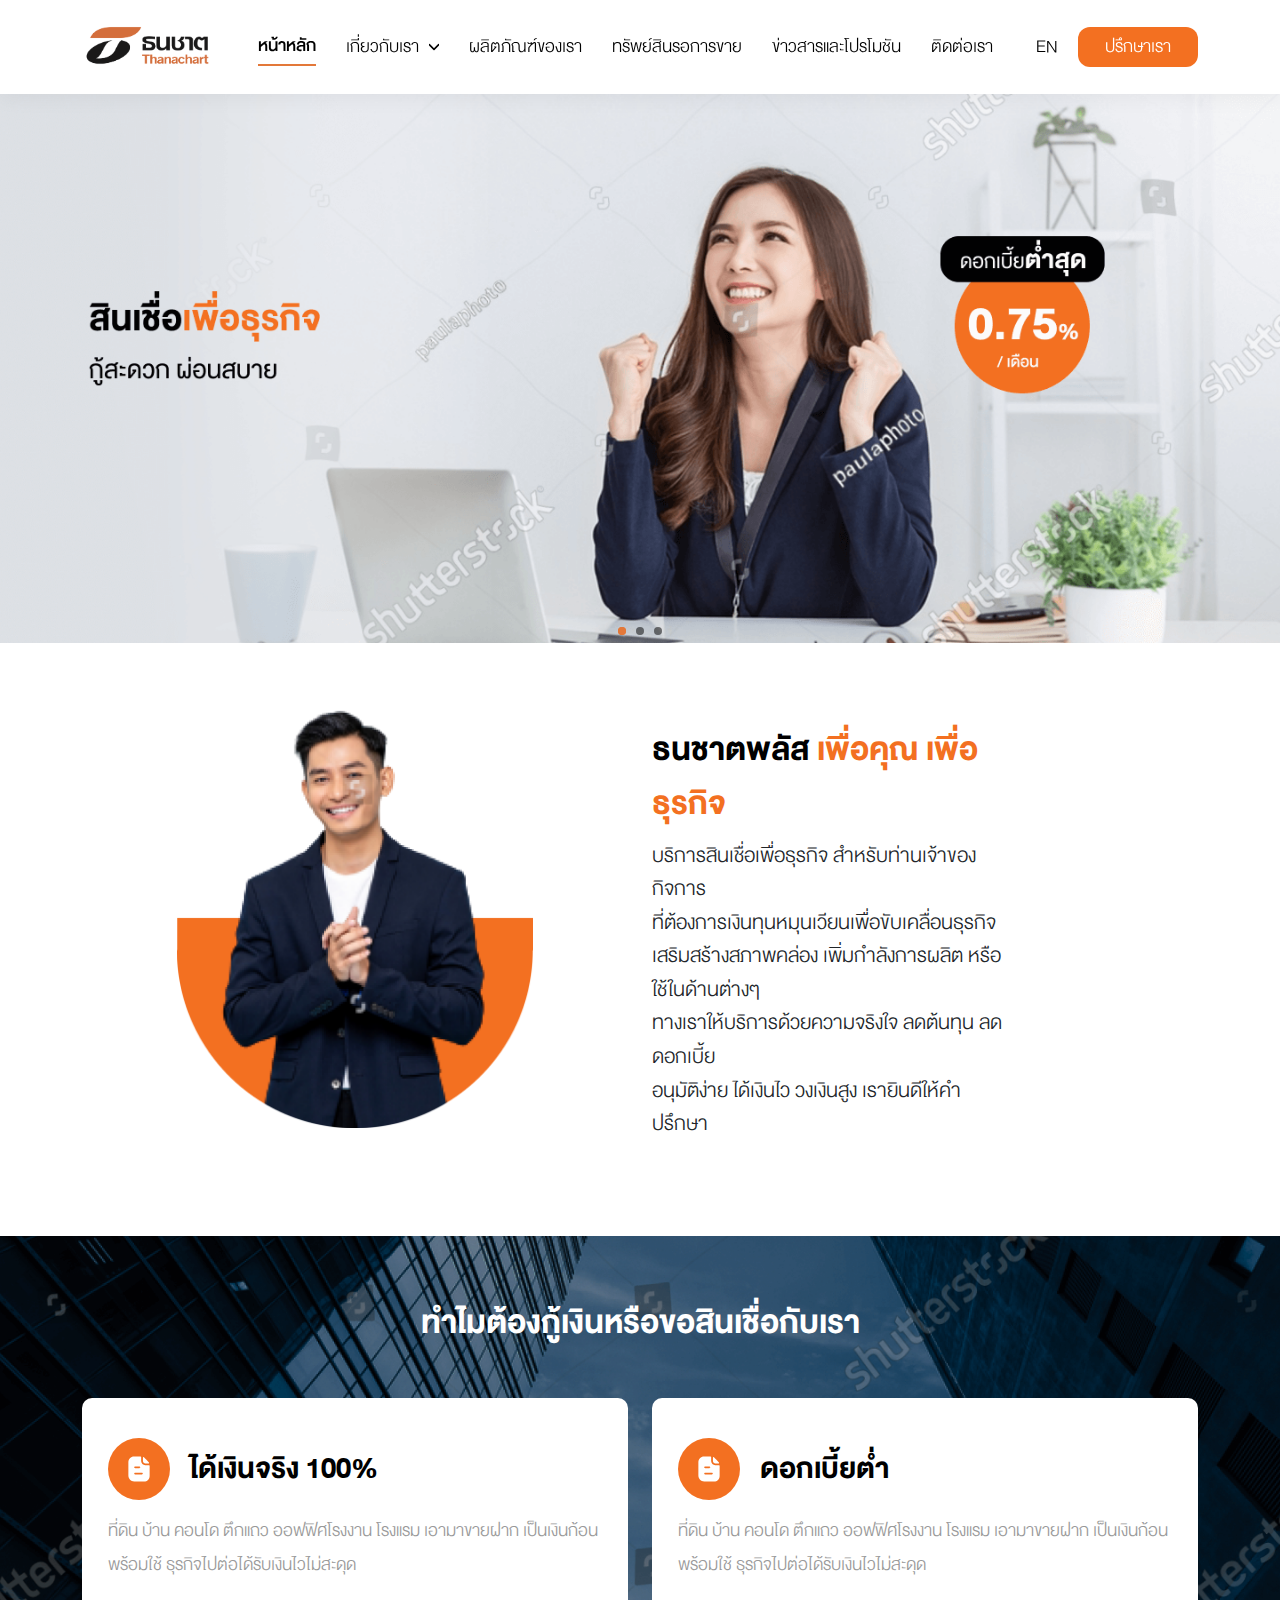
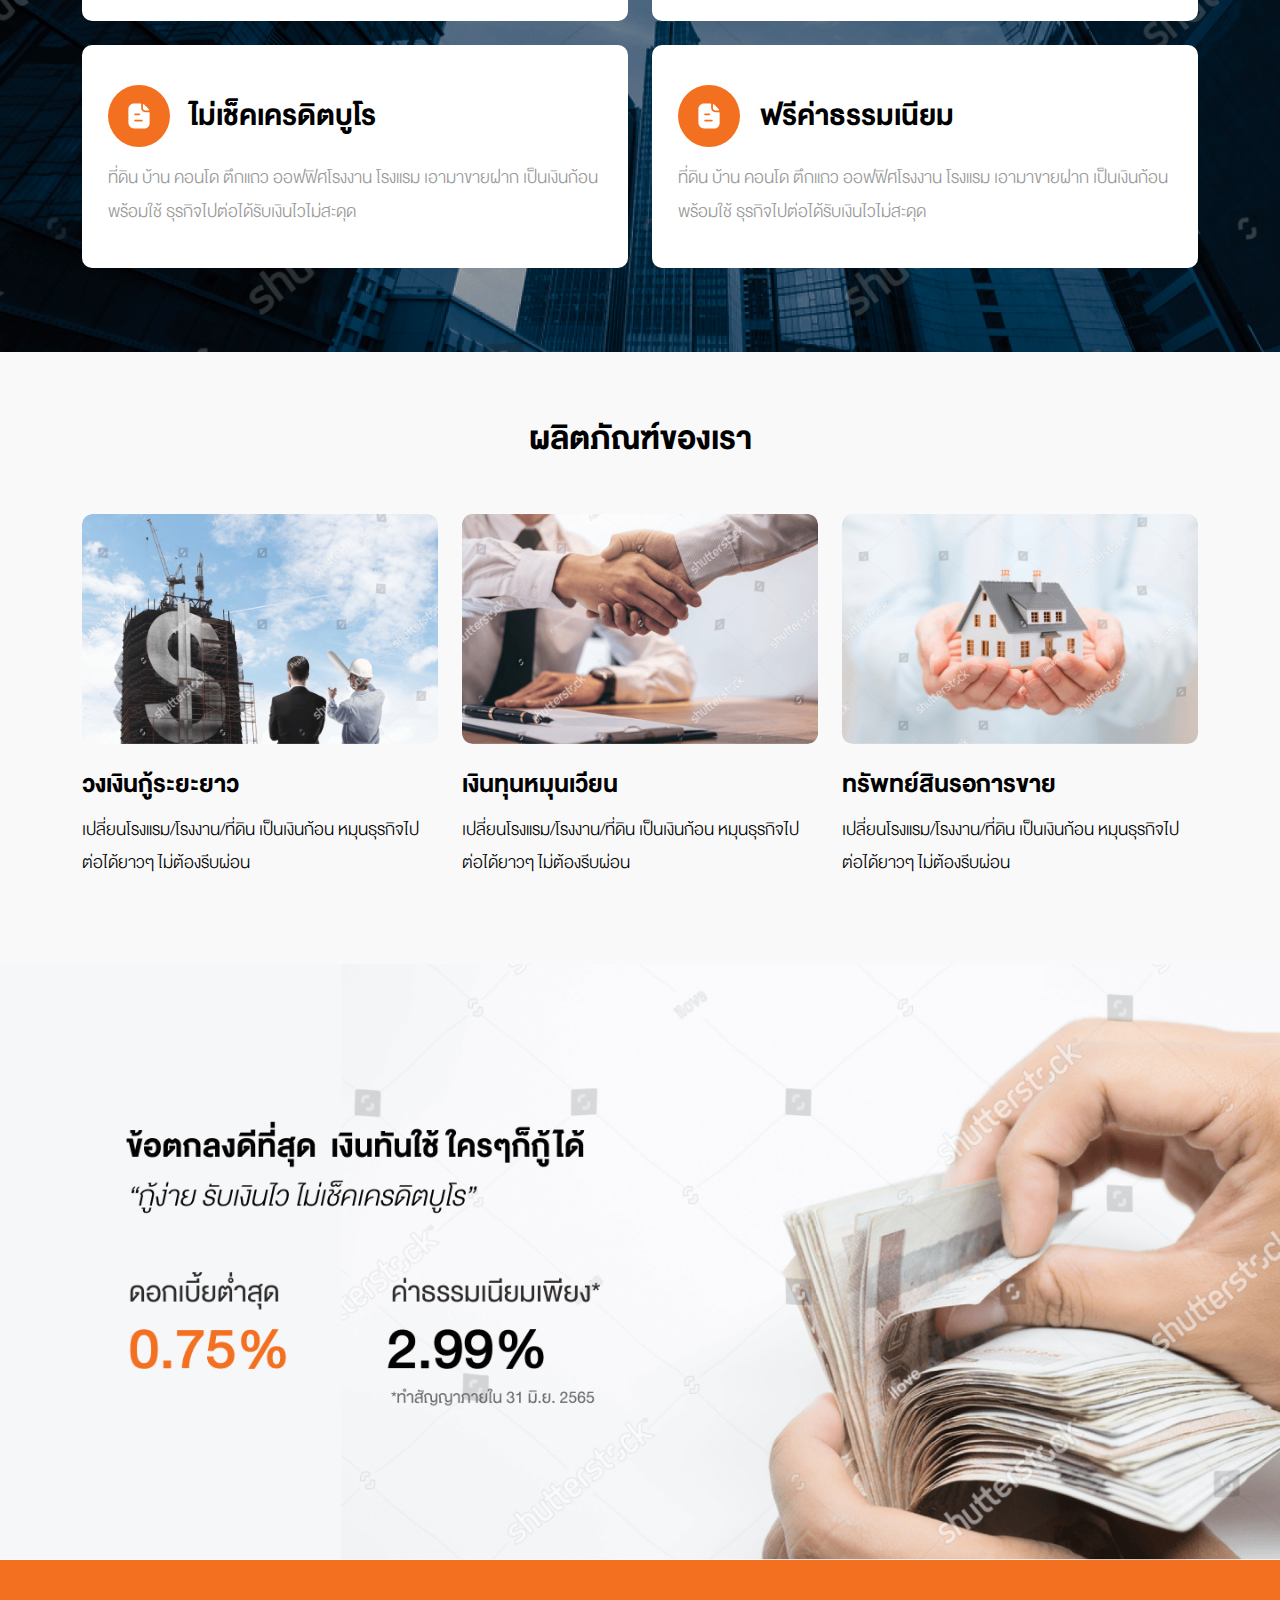
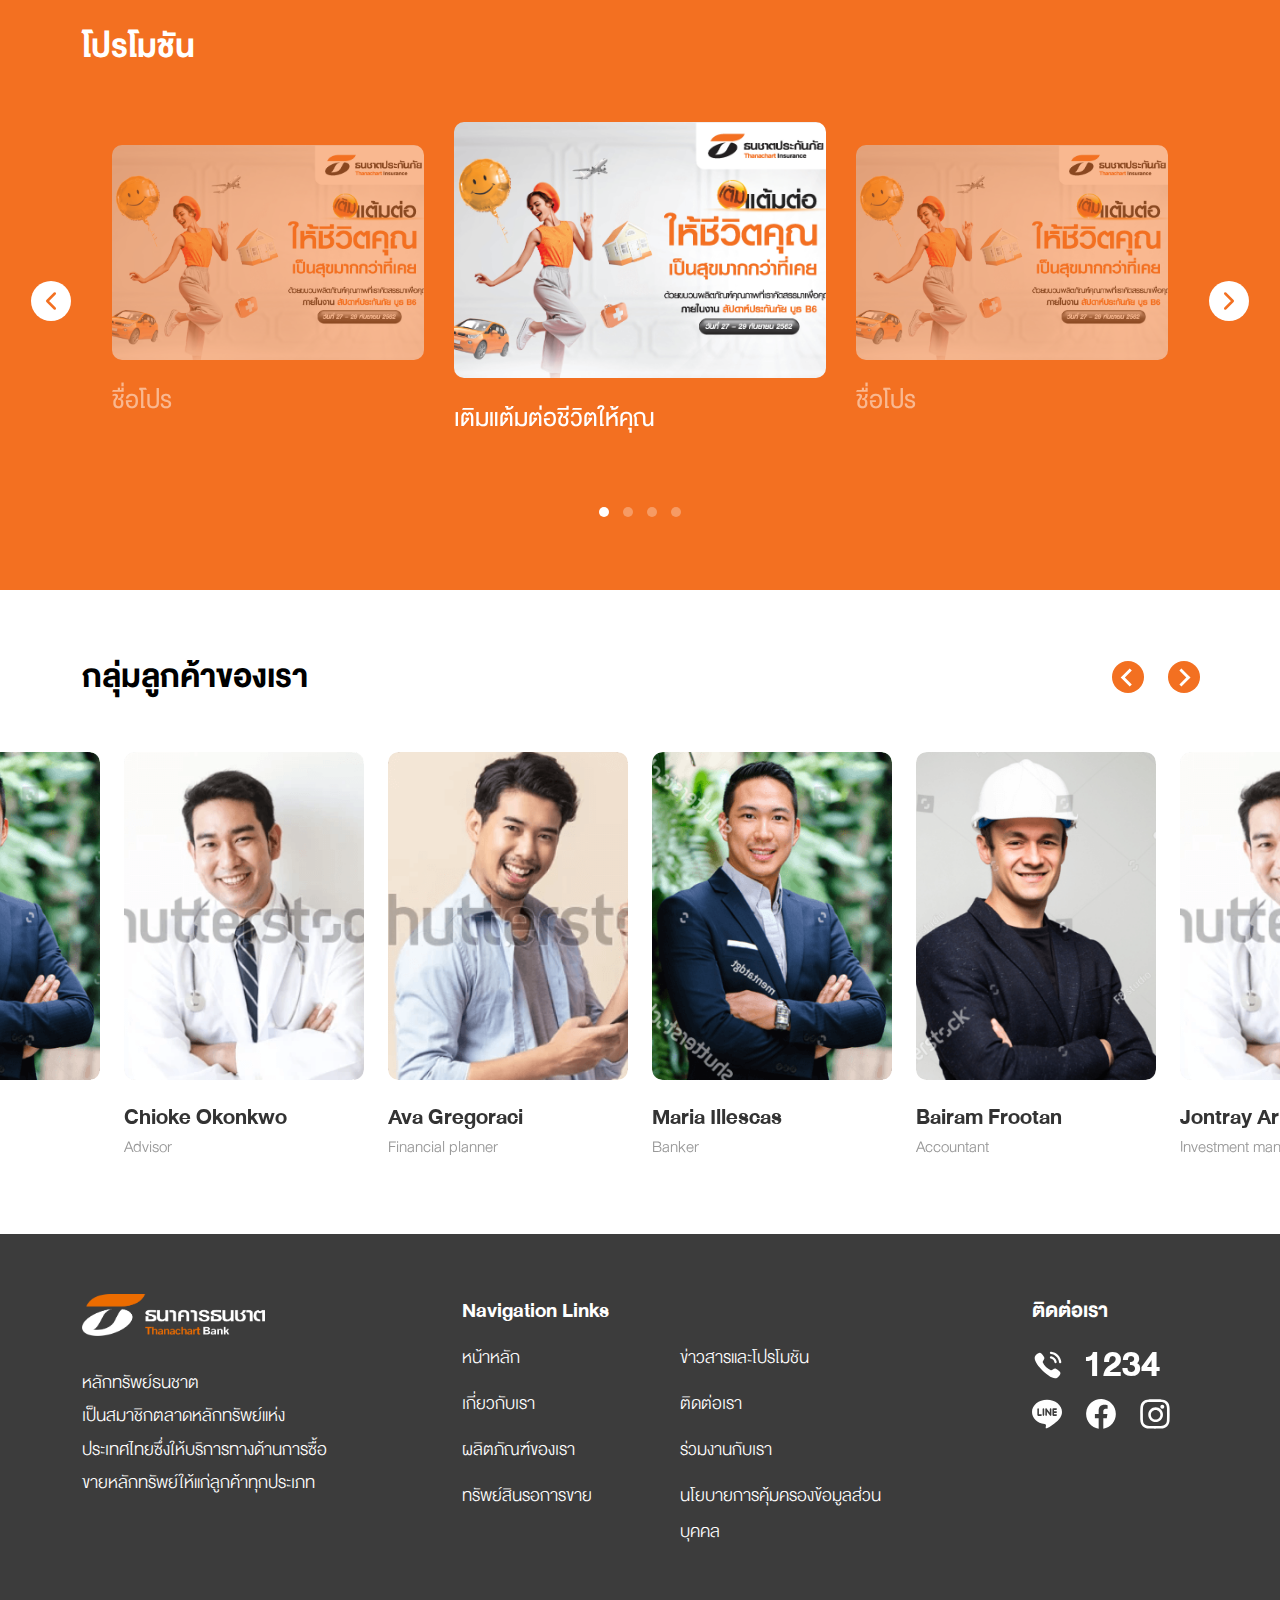
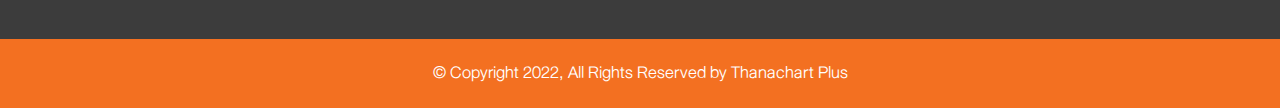
<file: index.html>
<!DOCTYPE html>
<html lang="en">
  <head>
    <title>Welcome</title>
    <meta charset="utf-8" />
    <meta
      name="viewport"
      content="width=device-width, initial-scale=1.0, minimum-scale=1.0, maximum-scale=1.0, user-scalable=no"
    />

    <!-- CSS -->
    <link rel="stylesheet" href="assets/css/style.css" />
    <link rel="stylesheet" href="assets/css/bootstrap.min.css" />

    <!-- animate -->
    <link rel="stylesheet" href="assets/css/animate.min.css" />

    <!-- lightSlide -->
    <link type="text/css" rel="stylesheet" href="assets/css/lightslider.css" />

    <!-- splide -->
    <link type="text/css" rel="stylesheet" href="assets/css/splide.min.css" />

    <!-- owlcarousel -->
    <link rel="stylesheet" href="assets/css/owl.carousel.min.css" />
    <link rel="stylesheet" href="assets/css/owl.theme.default.min.css" />
  </head>

  <body>
    <!-- haeder -->
    <header class="header-sec bgc-white">
      <div class="container">
        <div class="navbar-sec animateMe" data-animation="fadeInDown">
          <a href="index.html" class="img-logo">
            <img src="./assets/img/logo-thanachart.png" alt="" />
          </a>
          <ul class="menu-list">
            <li class="menu-item active">
              <a href="index.html">หน้าหลัก</a>
            </li>
            <li class="menu-item sub">
              <a href="#" class="icon">
                เกี่ยวกับเรา
                <svg
                  xmlns="http://www.w3.org/2000/svg"
                  width="10"
                  height="10"
                  viewBox="0 0 26 50"
                  fill="none"
                >
                  <path
                    d="M24.75 1.5L1.25 25L24.75 48.5"
                    stroke="white"
                    stroke-width="8"
                    stroke-linecap="round"
                    stroke-linejoin="round"
                  />
                </svg>
              </a>

              <ul class="submenu-list">
                <li class="submenu-item">
                  <a href="aboutus.html">ความเป็นมา</a>
                </li>
                <li class="submenu-item">
                  <a href="vision.html">วิสัยทัศน์และพันธกิจ</a>
                </li>
                <li class="submenu-item">
                  <a href="companystructure.html">ข้อมูลบริษัท</a>
                </li>
              </ul>
            </li>
            <li class="menu-item">
              <a href="ourproduct.html">ผลิตภัณฑ์ของเรา</a>
            </li>
            <li class="menu-item">
              <a href="asset.html">ทรัพย์สินรอการขาย</a>
            </li>
            <li class="menu-item">
              <a href="promotion.html">ข่าวสารและโปรโมชัน</a>
            </li>
            <li class="menu-item">
              <a href="contactus.html">ติดต่อเรา</a>
            </li>
          </ul>
          <div class="wrap-box">
            <a href="" class="btn-link">en</a>
            <a href="" class="btn-main">ปรึกษาเรา</a>
          </div>
        </div>
      </div>
    </header>

    <!-- haeder mobile -->
    <header class="headerM-sec bgc-white">
      <div class="container">
        <div class="navbar-sec">
          <div class="wrap-box">
            <div class="">
              <input class="menu-btn" type="checkbox" id="menu-btn" />
              <label class="menu-icon" for="menu-btn">
                <span class="navicon"></span>
              </label>
              <ul class="menu">
                <li class="active">
                  <a href="index.html">หน้าหลัก</a>
                </li>
                <li class="accordion">
                  <div class="accordion-item">
                    <h2 class="accordion-header">
                      <div
                        class="accordion-button collapsed"
                        data-bs-toggle="collapse"
                        data-bs-target="#collapseAboutUs"
                      >
                        <a href="#" class="icon">
                          เกี่ยวกับเรา

                          <svg
                            xmlns="http://www.w3.org/2000/svg"
                            width="10"
                            height="10"
                            viewBox="0 0 26 50"
                            fill="none"
                          >
                            <path
                              d="M24.75 1.5L1.25 25L24.75 48.5"
                              stroke="white"
                              stroke-width="8"
                              stroke-linecap="round"
                              stroke-linejoin="round"
                            />
                          </svg>
                        </a>
                      </div>
                    </h2>
                    <div
                      id="collapseAboutUs"
                      class="accordion-collapse collapse"
                    >
                      <ul class="submenu-list">
                        <li class="submenu-item">
                          <a href="aboutus.html">ความเป็นมา</a>
                        </li>
                        <li class="submenu-item">
                          <a href="vision.html">วิสัยทัศน์และพันธกิจ</a>
                        </li>
                        <li class="submenu-item">
                          <a href="companystructure.html">ข้อมูลบริษัท</a>
                        </li>
                      </ul>
                    </div>
                  </div>
                </li>
                <li>
                  <a href="ourproduct.html">ผลิตภัณฑ์ของเรา</a>
                </li>
                <li>
                  <a href="asset.html">ทรัพย์สินรอการขาย</a>
                </li>
                <li>
                  <a href="promotion.html">ข่าวสารและโปรโมชัน</a>
                </li>
                <li>
                  <a href="contactus.html">ติดต่อเรา</a>
                </li>
              </ul>
            </div>

            <a
              href="index.html"
              class="img-logo animateMe"
              data-animation="fadeInDown"
            >
              <img src="./assets/img/logo-thanachart.png" alt="" />
            </a>
          </div>

          <div class="wrap-box animateMe" data-animation="fadeInDown">
            <a href="" class="btn-link">en</a>
            <a href="" class="btn-main">ปรึกษาเรา</a>
          </div>
        </div>
      </div>
    </header>

    <!-- slide -->
    <section class="slide-sec">
      <ul id="bannerSlider">
        <li>
          <div class="slide-img">
            <img src="./assets/img/banner.png" alt="" />
          </div>
        </li>
        <li>
          <div class="slide-img">
            <img src="./assets/img/bg-h10.png" alt="" />
          </div>
        </li>
        <li>
          <div class="slide-img">
            <img src="./assets/img/banner.png" alt="" />
          </div>
        </li>
      </ul>

      <ul id="bannerSliderM">
        <li>
          <div class="slide-img">
            <img src="./assets/img/banner-m.png" alt="" />
          </div>
        </li>
        <li>
          <div class="slide-img">
            <img src="./assets/img/banner-m.png" alt="" />
          </div>
        </li>
        <li>
          <div class="slide-img">
            <img src="./assets/img/banner-m.png" alt="" />
          </div>
        </li>
      </ul>
    </section>

    <!-- business -->
    <section class="wrapper-sec">
      <div class="container">
        <div class="row align-items-center">
          <div
            class="col-12 offset-md-0 col-md-6 offset-lg-1 col-lg-4 animateMe"
            data-animation="fadeInUp"
          >
            <div class="img-box mb-5">
              <img src="./assets/img/pre1.png" alt="" />
            </div>
          </div>
          <div
            class="col-12 offset-md-0 col-md-6 offset-lg-1 col-lg-4 animateMe"
            data-animation="fadeInUp"
          >
            <h2 class="head c-dark">
              ธนชาตพลัส <span class="head c-primary">เพื่อคุณ เพื่อธุรกิจ</span>
            </h2>
            <p class="subhead">
              บริการสินเชื่อเพื่อธุรกิจ สำหรับท่านเจ้าของกิจการ <br />
              ที่ต้องการเงินทุนหมุนเวียนเพื่อขับเคลื่อนธุรกิจ <br />
              เสริมสร้างสภาพคล่อง เพิ่มกำลังการผลิต หรือใช้ในด้านต่างๆ <br />
              ทางเราให้บริการด้วยความจริงใจ ลดต้นทุน ลดดอกเบี้ย <br />
              อนุมัติง่าย ได้เงินไว วงเงินสูง เรายินดีให้คำปรึกษา
            </p>
          </div>
        </div>
      </div>
    </section>

    <!-- why -->
    <section class="wrapper-sec bgi-primary">
      <div class="container">
        <h2 class="head c-white text-center mb-5">
          ทำไมต้องกู้เงินหรือขอสินเชื่อกับเรา
        </h2>
        <div class="row">
          <div class="col-12 col-md-6 animateMe" data-animation="fadeInUp">
            <div class="wrapper-box bgc-white bd-rd">
              <div class="head">
                <div class="icn bgc-primary bd-rd-50">
                  <svg
                    xmlns="http://www.w3.org/2000/svg"
                    width="30"
                    height="30"
                    viewBox="0 0 148 148"
                    fill="none"
                  >
                    <path
                      fill-rule="evenodd"
                      clip-rule="evenodd"
                      d="M55.042 101.072H88.2565C90.7598 101.072 92.8357 98.975 92.8357 96.4467C92.8357 93.9184 90.7598 91.8834 88.2565 91.8834H55.042C52.5387 91.8834 50.4628 93.9184 50.4628 96.4467C50.4628 98.975 52.5387 101.072 55.042 101.072ZM75.679 61.05H55.042C52.5387 61.05 50.4628 63.1467 50.4628 65.675C50.4628 68.2034 52.5387 70.2384 55.042 70.2384H75.679C78.1823 70.2384 80.2582 68.2034 80.2582 65.675C80.2582 63.1467 78.1823 61.05 75.679 61.05ZM119.251 55.658C120.687 55.6414 122.249 55.6234 123.669 55.6234C125.195 55.6234 126.417 56.8567 126.417 58.3984V107.978C126.417 123.272 114.144 135.667 99.0024 135.667H50.4017C34.5271 135.667 21.5833 122.655 21.5833 106.622V40.145C21.5833 24.8517 33.9166 12.3334 49.1196 12.3334H81.7235C83.311 12.3334 84.5321 13.6284 84.5321 15.17V35.0267C84.5321 46.3117 93.7516 55.5617 104.925 55.6234C107.535 55.6234 109.836 55.6429 111.849 55.66C113.416 55.6732 114.808 55.685 116.037 55.685C116.906 55.685 118.033 55.672 119.251 55.658ZM120.935 46.657C115.916 46.6755 110 46.657 105.744 46.6139C98.9914 46.6139 93.4292 40.996 93.4292 34.1757V17.9204C93.4292 15.2625 96.6224 13.9429 98.448 15.8607C101.753 19.3316 106.295 24.103 110.816 28.8523C115.324 33.5872 119.81 38.3002 123.029 41.6805C124.812 43.549 123.505 46.6509 120.935 46.657Z"
                      fill="white"
                    />
                  </svg>
                </div>
                <h3 class="head c-dark">ได้เงินจริง 100%</h3>
              </div>
              <p class="desc c-light">
                ที่ดิน บ้าน คอนโด ตึกแถว ออฟฟิศโรงงาน โรงแรม เอามาขายฝาก
                เป็นเงินก้อนพร้อมใช้ ธุรกิจไปต่อได้รับเงินไวไม่สะดุด
              </p>
            </div>
          </div>
          <div class="col-12 col-md-6 animateMe" data-animation="fadeInUp">
            <div class="wrapper-box bgc-white bd-rd">
              <div class="head">
                <div class="icn bgc-primary bd-rd-50">
                  <svg
                    xmlns="http://www.w3.org/2000/svg"
                    width="30"
                    height="30"
                    viewBox="0 0 148 148"
                    fill="none"
                  >
                    <path
                      fill-rule="evenodd"
                      clip-rule="evenodd"
                      d="M55.042 101.072H88.2565C90.7598 101.072 92.8357 98.975 92.8357 96.4467C92.8357 93.9184 90.7598 91.8834 88.2565 91.8834H55.042C52.5387 91.8834 50.4628 93.9184 50.4628 96.4467C50.4628 98.975 52.5387 101.072 55.042 101.072ZM75.679 61.05H55.042C52.5387 61.05 50.4628 63.1467 50.4628 65.675C50.4628 68.2034 52.5387 70.2384 55.042 70.2384H75.679C78.1823 70.2384 80.2582 68.2034 80.2582 65.675C80.2582 63.1467 78.1823 61.05 75.679 61.05ZM119.251 55.658C120.687 55.6414 122.249 55.6234 123.669 55.6234C125.195 55.6234 126.417 56.8567 126.417 58.3984V107.978C126.417 123.272 114.144 135.667 99.0024 135.667H50.4017C34.5271 135.667 21.5833 122.655 21.5833 106.622V40.145C21.5833 24.8517 33.9166 12.3334 49.1196 12.3334H81.7235C83.311 12.3334 84.5321 13.6284 84.5321 15.17V35.0267C84.5321 46.3117 93.7516 55.5617 104.925 55.6234C107.535 55.6234 109.836 55.6429 111.849 55.66C113.416 55.6732 114.808 55.685 116.037 55.685C116.906 55.685 118.033 55.672 119.251 55.658ZM120.935 46.657C115.916 46.6755 110 46.657 105.744 46.6139C98.9914 46.6139 93.4292 40.996 93.4292 34.1757V17.9204C93.4292 15.2625 96.6224 13.9429 98.448 15.8607C101.753 19.3316 106.295 24.103 110.816 28.8523C115.324 33.5872 119.81 38.3002 123.029 41.6805C124.812 43.549 123.505 46.6509 120.935 46.657Z"
                      fill="white"
                    />
                  </svg>
                </div>
                <h3 class="head c-dark">ดอกเบี้ยต่ำ</h3>
              </div>
              <p class="desc c-light">
                ที่ดิน บ้าน คอนโด ตึกแถว ออฟฟิศโรงงาน โรงแรม เอามาขายฝาก
                เป็นเงินก้อนพร้อมใช้ ธุรกิจไปต่อได้รับเงินไวไม่สะดุด
              </p>
            </div>
          </div>
          <div class="col-12 col-md-6 animateMe" data-animation="fadeInUp">
            <div class="wrapper-box bgc-white bd-rd">
              <div class="head">
                <div class="icn bgc-primary bd-rd-50">
                  <svg
                    xmlns="http://www.w3.org/2000/svg"
                    width="30"
                    height="30"
                    viewBox="0 0 148 148"
                    fill="none"
                  >
                    <path
                      fill-rule="evenodd"
                      clip-rule="evenodd"
                      d="M55.042 101.072H88.2565C90.7598 101.072 92.8357 98.975 92.8357 96.4467C92.8357 93.9184 90.7598 91.8834 88.2565 91.8834H55.042C52.5387 91.8834 50.4628 93.9184 50.4628 96.4467C50.4628 98.975 52.5387 101.072 55.042 101.072ZM75.679 61.05H55.042C52.5387 61.05 50.4628 63.1467 50.4628 65.675C50.4628 68.2034 52.5387 70.2384 55.042 70.2384H75.679C78.1823 70.2384 80.2582 68.2034 80.2582 65.675C80.2582 63.1467 78.1823 61.05 75.679 61.05ZM119.251 55.658C120.687 55.6414 122.249 55.6234 123.669 55.6234C125.195 55.6234 126.417 56.8567 126.417 58.3984V107.978C126.417 123.272 114.144 135.667 99.0024 135.667H50.4017C34.5271 135.667 21.5833 122.655 21.5833 106.622V40.145C21.5833 24.8517 33.9166 12.3334 49.1196 12.3334H81.7235C83.311 12.3334 84.5321 13.6284 84.5321 15.17V35.0267C84.5321 46.3117 93.7516 55.5617 104.925 55.6234C107.535 55.6234 109.836 55.6429 111.849 55.66C113.416 55.6732 114.808 55.685 116.037 55.685C116.906 55.685 118.033 55.672 119.251 55.658ZM120.935 46.657C115.916 46.6755 110 46.657 105.744 46.6139C98.9914 46.6139 93.4292 40.996 93.4292 34.1757V17.9204C93.4292 15.2625 96.6224 13.9429 98.448 15.8607C101.753 19.3316 106.295 24.103 110.816 28.8523C115.324 33.5872 119.81 38.3002 123.029 41.6805C124.812 43.549 123.505 46.6509 120.935 46.657Z"
                      fill="white"
                    />
                  </svg>
                </div>
                <h3 class="head c-dark">ไม่เช็คเครดิตบูโร</h3>
              </div>
              <p class="desc c-light">
                ที่ดิน บ้าน คอนโด ตึกแถว ออฟฟิศโรงงาน โรงแรม เอามาขายฝาก
                เป็นเงินก้อนพร้อมใช้ ธุรกิจไปต่อได้รับเงินไวไม่สะดุด
              </p>
            </div>
          </div>
          <div class="col-12 col-md-6 animateMe" data-animation="fadeInUp">
            <div class="wrapper-box bgc-white bd-rd">
              <div class="head">
                <div class="icn bgc-primary bd-rd-50">
                  <svg
                    xmlns="http://www.w3.org/2000/svg"
                    width="30"
                    height="30"
                    viewBox="0 0 148 148"
                    fill="none"
                  >
                    <path
                      fill-rule="evenodd"
                      clip-rule="evenodd"
                      d="M55.042 101.072H88.2565C90.7598 101.072 92.8357 98.975 92.8357 96.4467C92.8357 93.9184 90.7598 91.8834 88.2565 91.8834H55.042C52.5387 91.8834 50.4628 93.9184 50.4628 96.4467C50.4628 98.975 52.5387 101.072 55.042 101.072ZM75.679 61.05H55.042C52.5387 61.05 50.4628 63.1467 50.4628 65.675C50.4628 68.2034 52.5387 70.2384 55.042 70.2384H75.679C78.1823 70.2384 80.2582 68.2034 80.2582 65.675C80.2582 63.1467 78.1823 61.05 75.679 61.05ZM119.251 55.658C120.687 55.6414 122.249 55.6234 123.669 55.6234C125.195 55.6234 126.417 56.8567 126.417 58.3984V107.978C126.417 123.272 114.144 135.667 99.0024 135.667H50.4017C34.5271 135.667 21.5833 122.655 21.5833 106.622V40.145C21.5833 24.8517 33.9166 12.3334 49.1196 12.3334H81.7235C83.311 12.3334 84.5321 13.6284 84.5321 15.17V35.0267C84.5321 46.3117 93.7516 55.5617 104.925 55.6234C107.535 55.6234 109.836 55.6429 111.849 55.66C113.416 55.6732 114.808 55.685 116.037 55.685C116.906 55.685 118.033 55.672 119.251 55.658ZM120.935 46.657C115.916 46.6755 110 46.657 105.744 46.6139C98.9914 46.6139 93.4292 40.996 93.4292 34.1757V17.9204C93.4292 15.2625 96.6224 13.9429 98.448 15.8607C101.753 19.3316 106.295 24.103 110.816 28.8523C115.324 33.5872 119.81 38.3002 123.029 41.6805C124.812 43.549 123.505 46.6509 120.935 46.657Z"
                      fill="white"
                    />
                  </svg>
                </div>
                <h3 class="head c-dark">ฟรีค่าธรรมเนียม</h3>
              </div>
              <p class="desc c-light">
                ที่ดิน บ้าน คอนโด ตึกแถว ออฟฟิศโรงงาน โรงแรม เอามาขายฝาก
                เป็นเงินก้อนพร้อมใช้ ธุรกิจไปต่อได้รับเงินไวไม่สะดุด
              </p>
            </div>
          </div>
        </div>
      </div>
    </section>

    <!-- product -->
    <section class="wrapper-sec bgc-light">
      <div class="container">
        <h2 class="head c-dark text-center mb-5">ผลิตภัณฑ์ของเรา</h2>
        <div class="row">
          <div class="col-12 col-md-4">
            <a
              href="productdetail.html"
              class="wrap-item animateMe"
              data-animation="fadeInUp"
            >
              <div class="img-box bd-rd">
                <img src="./assets/img/p1.png" alt="" />
              </div>
              <h4 class="head">วงเงินกู้ระยะยาว</h4>
              <p class="desc c-gray">
                เปลี่ยนโรงแรม/โรงงาน/ที่ดิน เป็นเงินก้อน หมุนธุรกิจไปต่อได้ยาวๆ
                ไม่ต้องรีบผ่อน
              </p>
            </a>
          </div>
          <div class="col-12 col-md-4">
            <a
              href="productdetail.html"
              class="wrap-item animateMe"
              data-animation="fadeInUp"
            >
              <div class="img-box bd-rd">
                <img src="./assets/img/p2.png" alt="" />
              </div>
              <h4 class="head">เงินทุนหมุนเวียน</h4>
              <p class="desc c-gray">
                เปลี่ยนโรงแรม/โรงงาน/ที่ดิน เป็นเงินก้อน หมุนธุรกิจไปต่อได้ยาวๆ
                ไม่ต้องรีบผ่อน
              </p>
            </a>
          </div>
          <div class="col-12 col-md-4">
            <a
              href="productdetail.html"
              class="wrap-item animateMe"
              data-animation="fadeInUp"
            >
              <div class="img-box bd-rd">
                <img src="./assets/img/p3.png" alt="" />
              </div>
              <h4 class="head">ทรัพทย์สินรอการขาย</h4>
              <p class="desc c-gray">
                เปลี่ยนโรงแรม/โรงงาน/ที่ดิน เป็นเงินก้อน หมุนธุรกิจไปต่อได้ยาวๆ
                ไม่ต้องรีบผ่อน
              </p>
            </a>
          </div>
        </div>
      </div>
    </section>

    <!-- img -->
    <section class="wrapper-img">
      <img src="./assets/img/img-1.png" alt="" />
    </section>

    <!-- promotion -->
    <section class="wrapper-sec bgc-primary">
      <div class="container">
        <h2 class="head c-white text-left mb-5">โปรโมชัน</h2>

        <div class="owl-carousel owl-theme animateMe" data-animation="fadeInUp">
          <div>
            <a href="promotion_detail.html" class="wrap-item">
              <div class="img-box bd-rd">
                <img src="./assets/img/promotion1.png" alt="" />
              </div>
              <h4 class="head c-white t-regular">เติมแต้มต่อชีวิตให้คุณ</h4>
            </a>
          </div>
          <div>
            <a href="promotion_detail.html" class="wrap-item">
              <div class="img-box bd-rd">
                <img src="./assets/img/promotion1.png" alt="" />
              </div>
              <h4 class="head c-white t-regular">ชื่อโปร</h4>
            </a>
          </div>
          <div>
            <a href="promotion_detail.html" class="wrap-item">
              <div class="img-box bd-rd">
                <img src="./assets/img/promotion1.png" alt="" />
              </div>
              <h4 class="head c-white t-regular">ชื่อโปร</h4>
            </a>
          </div>
          <div>
            <a href="promotion_detail.html" class="wrap-item">
              <div class="img-box bd-rd">
                <img src="./assets/img/promotion1.png" alt="" />
              </div>
              <h4 class="head c-white t-regular">ชื่อโปร</h4>
            </a>
          </div>
        </div>
      </div>
    </section>

    <!-- customer -->
    <section class="wrapper-sec">
      <div class="container">
        <h2 class="head c-dark text-left mb-5">กลุ่มลูกค้าของเรา</h2>
      </div>

      <section class="splide splideCustomer">
        <div class="splide__track animateMe" data-animation="fadeInUp">
          <ul class="splide__list">
            <li class="splide__slide">
              <div class="wrap-item no-hv">
                <div class="img-box bd-rd">
                  <img src="./assets/img/c1.png" alt="" />
                </div>
                <h4 class="head">Chioke Okonkwo</h4>
                <p class="desc">Advisor</p>
              </div>
            </li>
            <li class="splide__slide">
              <div class="wrap-item no-hv">
                <div class="img-box bd-rd">
                  <img src="./assets/img/c2.png" alt="" />
                </div>
                <h4 class="head">Ava Gregoraci</h4>
                <p class="desc">Financial planner</p>
              </div>
            </li>
            <li class="splide__slide">
              <div class="wrap-item no-hv">
                <div class="img-box bd-rd">
                  <img src="./assets/img/c3.png" alt="" />
                </div>
                <h4 class="head">Maria Illescas</h4>
                <p class="desc">Banker</p>
              </div>
            </li>
            <li class="splide__slide">
              <div class="wrap-item no-hv">
                <div class="img-box bd-rd">
                  <img src="./assets/img/c4.png" alt="" />
                </div>
                <h4 class="head">Bairam Frootan</h4>
                <p class="desc">Accountant</p>
              </div>
            </li>
            <li class="splide__slide">
              <div class="wrap-item no-hv">
                <div class="img-box bd-rd">
                  <img src="./assets/img/c1.png" alt="" />
                </div>
                <h4 class="head">Jontray Arnold</h4>
                <p class="desc">Investment manager</p>
              </div>
            </li>
            <li class="splide__slide">
              <div class="wrap-item no-hv">
                <div class="img-box bd-rd">
                  <img src="./assets/img/c3.png" alt="" />
                </div>
                <h4 class="head">Jontray Arnold</h4>
                <p class="desc">Investment manager</p>
              </div>
            </li>
          </ul>
        </div>
      </section>
    </section>

    <!-- footer -->
    <footer class="wrapper-sec bgc-dark">
      <div class="container">
        <div class="row">
          <div
            class="col-12 col-lg-3 col-md-5 mb-4 animateMe"
            data-animation="fadeInUp"
          >
            <a href="index.html" class="img-footer">
              <img src="./assets/img/logo-footer.png" alt="" />
            </a>
            <p class="desc c-white">
              หลักทรัพย์ธนชาต <br />
              เป็นสมาชิกตลาดหลักทรัพย์แห่งประเทศไทยซึ่งให้บริการทางด้านการซื้อขายหลักทรัพย์ให้แก่ลูกค้าทุกประเภท
            </p>
          </div>

          <div
            class="col-12 offset-lg-1 col-lg-6 mb-4 animateMe"
            data-animation="fadeInUp"
          >
            <h6 class="subhead c-white t-bold">Navigation Links</h6>
            <ul class="navigation-list">
              <li class="navigation-item">
                <a href="index.html">หน้าหลัก</a>
              </li>
              <li class="navigation-item">
                <a href="promotion.html">ข่าวสารและโปรโมชัน</a>
              </li>
              <li class="navigation-item">
                <a href="aboutus.html">เกี่ยวกับเรา</a>
              </li>
              <li class="navigation-item">
                <a href="contactus.html">ติดต่อเรา</a>
              </li>
              <li class="navigation-item">
                <a href="ourproduct.html">ผลิตภัณฑ์ของเรา</a>
              </li>
              <li class="navigation-item">
                <a href="applyjob.html">ร่วมงานกับเรา</a>
              </li>
              <li class="navigation-item">
                <a href="asset.html">ทรัพย์สินรอการขาย</a>
              </li>
              <li class="navigation-item">
                <a href="policy.html">นโยบายการคุ้มครองข้อมูลส่วนบุคคล</a>
              </li>
            </ul>
          </div>

          <div class="col-12 col-lg-2 mb-4 animateMe" data-animation="fadeInUp">
            <h6 class="subhead c-white t-bold">ติดต่อเรา</h6>
            <a href="" class="btn-call head c-white">
              <div class="icn">
                <svg
                  xmlns="http://www.w3.org/2000/svg"
                  width="32"
                  height="32"
                  viewBox="0 0 157 157"
                  fill="none"
                >
                  <path
                    fill-rule="evenodd"
                    clip-rule="evenodd"
                    d="M93.9111 13.1351C92.4518 12.9259 90.9859 13.3574 89.8198 14.2857C88.621 15.227 87.8718 16.5868 87.709 18.1099C87.3637 21.1889 89.5852 23.9738 92.6602 24.3202C113.866 26.6867 130.349 43.2061 132.733 64.4781C133.052 67.3283 135.443 69.4791 138.297 69.4791C138.512 69.4791 138.72 69.466 138.935 69.4398C140.427 69.2764 141.756 68.5377 142.694 67.361C143.626 66.1843 144.049 64.72 143.88 63.223C140.909 36.682 120.368 16.0834 93.9111 13.1351ZM94.3183 35.9133C91.2042 35.338 88.3441 37.3253 87.7513 40.3651C87.1584 43.4049 89.152 46.3727 92.1814 46.9676C101.302 48.7457 108.345 55.8059 110.13 64.9579V64.9645C110.638 67.599 112.957 69.5144 115.628 69.5144C115.987 69.5144 116.345 69.4817 116.71 69.4163C119.739 68.8083 121.733 65.847 121.14 62.8007C118.475 49.1314 107.954 38.5739 94.3183 35.9133ZM104.667 98.7173C107.62 97.0143 110.956 95.091 115.164 95.986C118.975 96.7901 131.966 107.335 135.523 110.989C137.855 113.381 139.152 115.852 139.354 118.324C139.705 128.018 126.532 139.086 124.135 140.465C120.949 142.76 117.242 143.917 113.079 143.917C108.825 143.917 104.082 142.707 98.9093 140.295C70.8433 128.58 27.969 86.5529 16.6332 58.7045C11.9294 48.3365 11.8969 39.7859 16.555 33.3598C18.4117 30.3462 28.9984 17.7491 38.4775 18.1478C40.9987 18.3636 43.4483 19.6579 45.8523 22.0113C49.4876 25.5741 59.768 38.6027 60.5628 42.4269C61.4423 46.6761 59.5139 50.0558 57.8005 53.0237C57.4351 53.6617 56.9427 54.4188 56.4032 55.2483C54.3559 58.3963 51.6309 62.5864 52.5952 65.2613C59.5074 82.2318 75.4753 97.0385 92.4531 103.994C95.0786 104.948 99.2663 102.204 102.404 100.147C103.222 99.6116 103.968 99.1226 104.597 98.7578L104.667 98.7173Z"
                    fill="white"
                  />
                </svg>
              </div>
              <h1 class="head t-bold mb-0">1234</h1>
            </a>
            <ul class="social-list">
              <li class="social-item">
                <a href="">
                  <svg
                    xmlns="http://www.w3.org/2000/svg"
                    width="30"
                    height="30"
                    viewBox="0 0 72 69"
                    fill="none"
                  >
                    <path
                      d="M36 0C16.155 0 0 13.1943 0 29.4097C0 43.9331 12.81 56.1014 30.105 58.4144C31.278 58.6635 32.874 59.1945 33.279 60.1965C33.639 61.1055 33.516 62.5095 33.393 63.4576L32.901 66.5356C32.766 67.4447 32.181 70.1147 36.048 68.4827C39.921 66.8567 56.796 56.1704 64.356 47.4252C69.528 41.725 72 35.8839 72 29.4097C72 13.1943 55.845 0 36 0ZM21.909 39.052H14.751C13.716 39.052 12.861 38.1909 12.861 37.1529V22.7496C12.861 21.7085 13.716 20.8475 14.751 20.8475C15.795 20.8475 16.641 21.7085 16.641 22.7496V35.2509H21.909C22.953 35.2509 23.796 36.1059 23.796 37.1529C23.796 38.1909 22.95 39.052 21.909 39.052V39.052ZM29.307 37.1529C29.307 38.1909 28.461 39.052 27.414 39.052C26.379 39.052 25.533 38.1909 25.533 37.1529V22.7496C25.533 21.7085 26.379 20.8475 27.423 20.8475C28.461 20.8475 29.307 21.7085 29.307 22.7496V37.1529ZM46.53 37.1529C46.53 37.9689 46.008 38.692 45.234 38.953C45.042 39.016 44.835 39.046 44.637 39.046C44.004 39.046 43.464 38.773 43.107 38.2899L35.778 28.2757V37.1499C35.778 38.1879 34.941 39.049 33.885 39.049C32.847 39.049 32.007 38.1879 32.007 37.1499V22.7496C32.007 21.9335 32.526 21.2105 33.297 20.9525C33.477 20.8835 33.705 20.8535 33.879 20.8535C34.464 20.8535 35.004 21.1685 35.364 21.6215L42.75 31.6748V22.7496C42.75 21.7085 43.596 20.8475 44.64 20.8475C45.675 20.8475 46.53 21.7085 46.53 22.7496V37.1529ZM58.095 28.0477C59.142 28.0477 59.985 28.9087 59.985 29.9527C59.985 30.9938 59.142 31.8548 58.095 31.8548H52.83V35.2509H58.095C59.142 35.2509 59.985 36.1059 59.985 37.1529C59.985 38.1909 59.142 39.052 58.095 39.052H50.937C49.902 39.052 49.056 38.1909 49.056 37.1529V22.7496C49.056 21.7085 49.902 20.8475 50.946 20.8475H58.104C59.142 20.8475 59.985 21.7085 59.985 22.7496C59.985 23.8026 59.142 24.6516 58.095 24.6516H52.83V28.0477H58.095Z"
                      fill="white"
                    />
                  </svg>
                </a>
              </li>
              <li class="social-item">
                <a href="">
                  <svg
                    xmlns="http://www.w3.org/2000/svg"
                    width="30"
                    height="30"
                    viewBox="0 0 70 70"
                    fill="none"
                  >
                    <path
                      d="M69.6314 34.8758C69.6285 16.3211 55.1896 1.01622 36.7744 0.0482466C18.3593 -0.919732 2.41406 12.788 0.48977 31.2414C-1.43452 49.6948 11.3357 66.4342 29.5495 69.3333V44.9584H20.7488V34.8758H29.5495V27.1911C29.5495 18.4492 34.7255 13.6205 42.6422 13.6205C45.2421 13.6567 47.8359 13.8841 50.4029 14.3006V22.8856H46.0308C44.5215 22.6839 43.0031 23.1838 41.9042 24.2441C40.8054 25.3044 40.2454 26.81 40.3824 28.3357V34.8758H49.9978L48.4595 44.9584H40.3824V69.3333C57.2292 66.6518 69.6341 52.0378 69.6314 34.8758Z"
                      fill="white"
                    />
                  </svg>
                </a>
              </li>
              <li class="social-item">
                <a href="">
                  <svg
                    xmlns="http://www.w3.org/2000/svg"
                    width="30"
                    height="30"
                    viewBox="0 0 67 67"
                    fill="none"
                  >
                    <path
                      fill-rule="evenodd"
                      clip-rule="evenodd"
                      d="M19.8629 0.846711C23.366 0.687974 24.484 0.649658 33.4034 0.649658C42.3228 0.649658 43.4408 0.687974 46.9439 0.846711C52.2835 1.09029 56.9703 2.3985 60.7335 6.16166C64.498 9.92618 65.8049 14.6144 66.0484 19.9512C66.2072 23.4544 66.2455 24.5724 66.2455 33.4918C66.2455 42.4111 66.2072 43.5291 66.0484 47.0323C65.8049 52.3719 64.4967 57.0587 60.7335 60.8219C56.969 64.5864 52.2794 65.8932 46.9439 66.1368C43.4408 66.2956 42.3228 66.3339 33.4034 66.3339C24.484 66.3339 23.366 66.2956 19.8629 66.1368C14.5233 65.8932 9.83644 64.585 6.07328 60.8219C2.30875 57.0573 1.00191 52.3691 0.758332 47.0323C0.599595 43.5291 0.561279 42.4111 0.561279 33.4918C0.561279 24.5724 0.599595 23.4544 0.758332 19.9512C1.00191 14.6117 2.31012 9.92482 6.07328 6.16166C9.83781 2.39713 14.526 1.09029 19.8629 0.846711ZM46.6739 6.75799C43.2104 6.59925 42.1718 6.56641 33.4029 6.56641C24.6341 6.56641 23.5954 6.60062 20.132 6.75799C16.3948 6.92904 12.9259 7.67756 10.2574 10.346C7.58902 13.0144 6.8405 16.4834 6.66944 20.2205C6.51071 23.684 6.47786 24.7226 6.47786 33.4915C6.47786 42.2603 6.51208 43.2989 6.66944 46.7624C6.8405 50.4996 7.58902 53.9685 10.2574 56.6369C12.9259 59.3053 16.3948 60.0539 20.132 60.2249C23.5941 60.3837 24.6327 60.4165 33.4029 60.4165C42.1731 60.4165 43.2118 60.3823 46.6739 60.2249C50.411 60.0539 53.88 59.3053 56.5484 56.6369C59.2168 53.9685 59.9653 50.4996 60.1364 46.7624C60.2951 43.2989 60.328 42.2603 60.328 33.4915C60.328 24.7226 60.2938 23.684 60.1364 20.2205C59.9653 16.4834 59.2168 13.0144 56.5484 10.346C53.88 7.67756 50.411 6.92904 46.6739 6.75799Z"
                      fill="white"
                    />
                    <path
                      fill-rule="evenodd"
                      clip-rule="evenodd"
                      d="M18.4753 34.9836C18.4753 25.9149 25.8264 18.5625 34.8964 18.5625C43.9663 18.5625 51.3174 25.9136 51.3174 34.9836C51.3174 44.0535 43.9663 51.4046 34.8964 51.4046C25.8264 51.4046 18.4753 44.0522 18.4753 34.9836ZM24.237 34.9825C24.237 40.8692 29.0098 45.642 34.8965 45.642C40.7833 45.642 45.5561 40.8692 45.5561 34.9825C45.5561 29.0957 40.7833 24.3229 34.8965 24.3229C29.0098 24.3229 24.237 29.0957 24.237 34.9825Z"
                      fill="white"
                    />
                    <circle
                      cx="49.8242"
                      cy="17.0708"
                      r="4.47847"
                      fill="white"
                    />
                  </svg>
                </a>
              </li>
            </ul>
          </div>
        </div>
      </div>
    </footer>

    <div class="license c-white bgc-primary">
      <h4 class="mb-0">
        © Copyright 2022, All Rights Reserved by Thanachart Plus
      </h4>
    </div>

    <!-- JS -->
    <script src="assets/js/jquery.min.js"></script>
    <script src="assets/js/bootstrap.bundle.min.js"></script>
    <script src="assets/js/script.js"></script>

    <!-- animate -->
    <script src="assets/js/jquery.waypoints.min.js"></script>

    <!-- lightSlide -->
    <script src="assets/js/lightslider.js"></script>

    <!-- splide -->
    <script src="assets/js/splide.js"></script>

    <!-- owlcarousel -->
    <script src="assets/js/owl.carousel.min.js"></script>

    <script>
      document.addEventListener("DOMContentLoaded", function () {
        new Splide(".splideCustomer", {
          type: "loop",
          perPage: 4,
          perMove: 1,
          padding: "7rem",
          autoplay: true,
          pagination: false,
          pauseOnHover: false,
          pauseOnFocus: false,
          speed: 2000,
          interval: 3000,

          breakpoints: {
            991: {
              perPage: 3,
              padding: "5rem",
            },

            640: {
              perPage: 1,
              padding: "5rem",
            },
          },
        }).mount();
      });
    </script>
  </body>
</html>
</file>
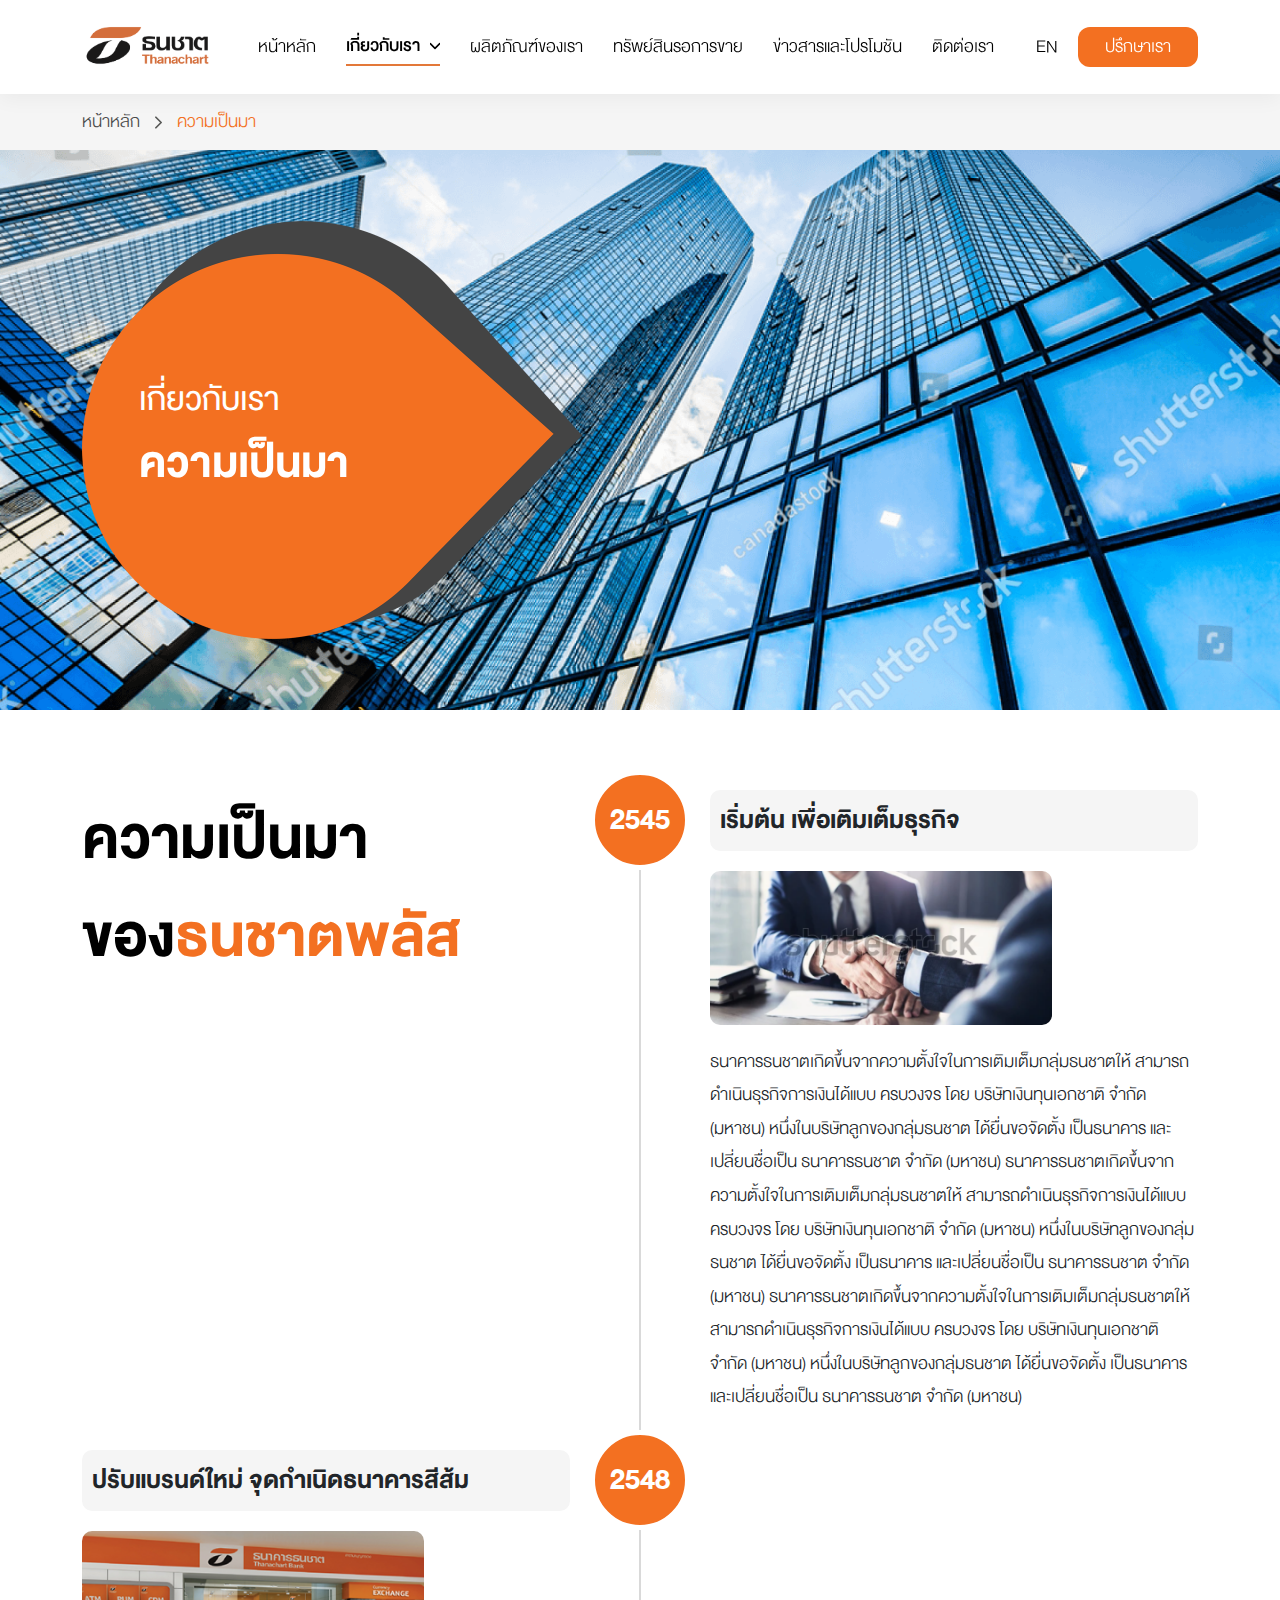
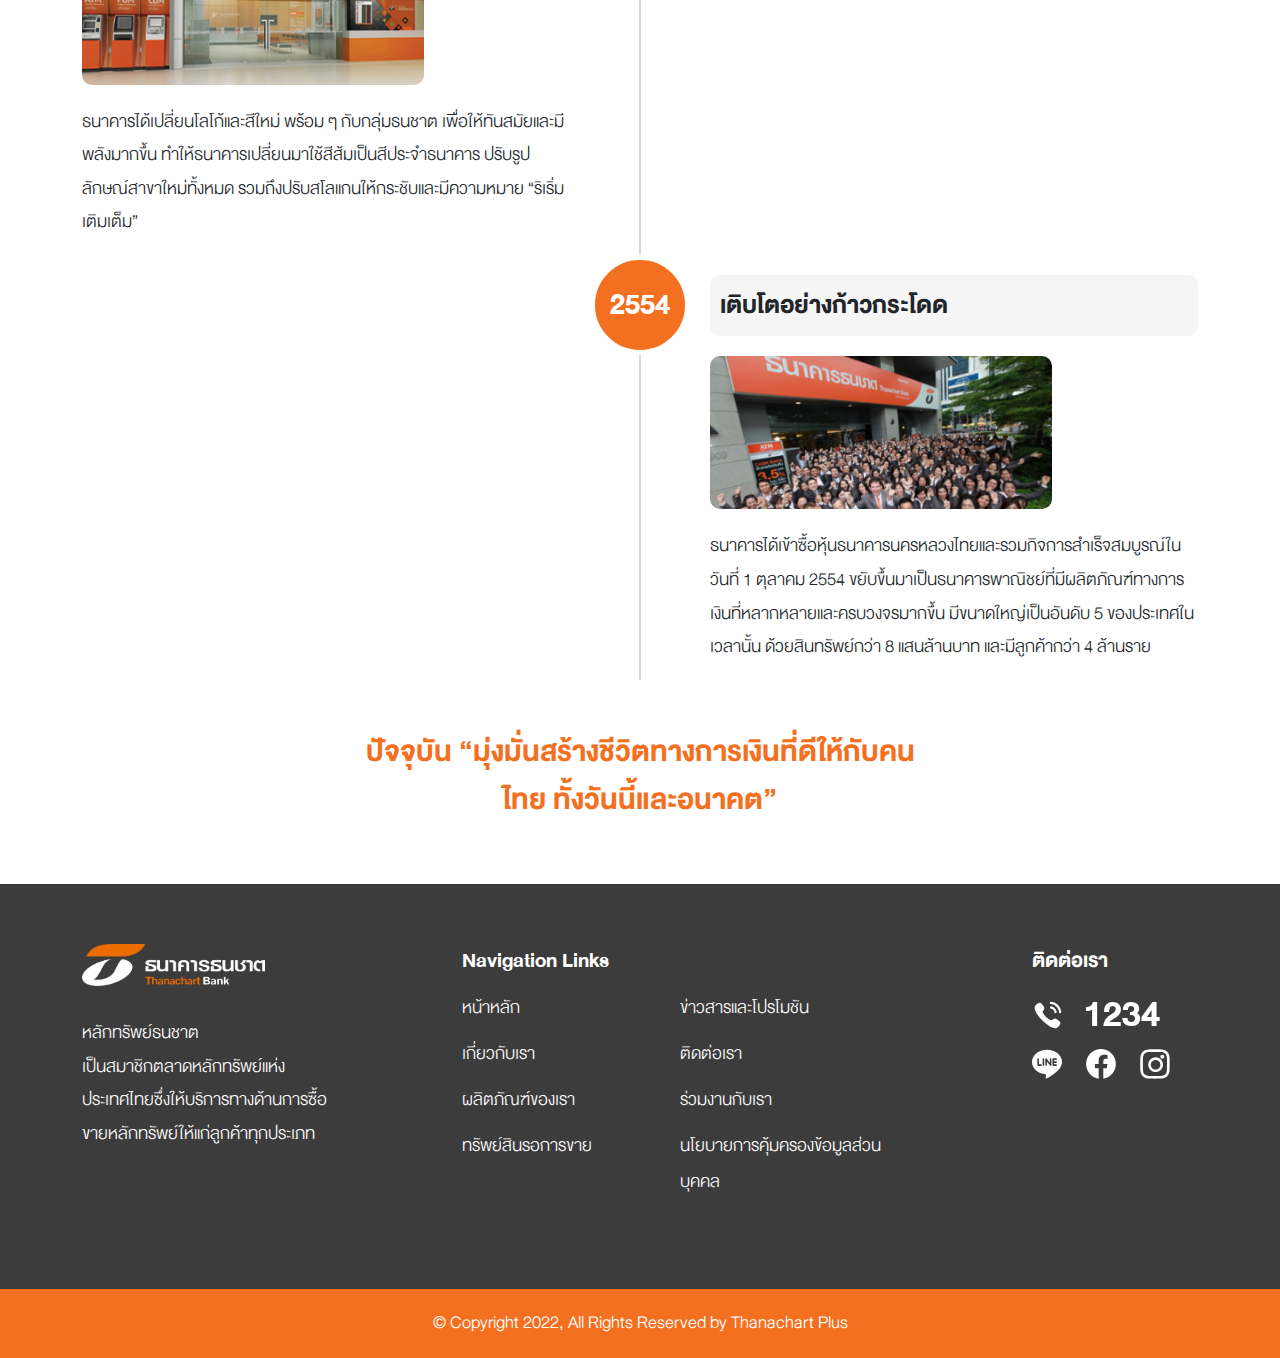
<file: aboutus.html>
<!DOCTYPE html>
<html lang="en">
  <head>
    <title>Welcome</title>
    <meta charset="utf-8" />
    <meta
      name="viewport"
      content="width=device-width, initial-scale=1.0, minimum-scale=1.0, maximum-scale=1.0, user-scalable=no"
    />

     <!-- CSS -->
     <link rel="stylesheet" href="assets/css/style.css" />
     <link rel="stylesheet" href="assets/css/bootstrap.min.css" />
 
     <!-- animate -->
     <link rel="stylesheet" href="assets/css/animate.min.css" />
 
     <!-- lightSlide -->
     <link type="text/css" rel="stylesheet" href="assets/css/lightslider.css" />
 
     <!-- splide -->
     <link type="text/css" rel="stylesheet" href="assets/css/splide.min.css" />
 
     <!-- owlcarousel -->
     <link rel="stylesheet" href="assets/css/owl.carousel.min.css" />
     <link rel="stylesheet" href="assets/css/owl.theme.default.min.css" />
  </head>

  <body>
    <!-- haeder -->
    <header class="header-sec bgc-white">
      <div class="container">
        <div class="navbar-sec animateMe" data-animation="fadeInDown">
          <a href="index.html" class="img-logo">
            <img src="./assets/img/logo-thanachart.png" alt="" />
          </a>
          <ul class="menu-list">
            <li class="menu-item">
              <a href="index.html">หน้าหลัก</a>
            </li>
            <li class="menu-item sub active">
              <a href="#" class="icon">
                เกี่ยวกับเรา
                <svg
                  xmlns="http://www.w3.org/2000/svg"
                  width="10"
                  height="10"
                  viewBox="0 0 26 50"
                  fill="none"
                >
                  <path
                    d="M24.75 1.5L1.25 25L24.75 48.5"
                    stroke="white"
                    stroke-width="8"
                    stroke-linecap="round"
                    stroke-linejoin="round"
                  />
                </svg>
              </a>

              <ul class="submenu-list">
                <li class="submenu-item">
                  <a href="aboutus.html">ความเป็นมา</a>
                </li>
                <li class="submenu-item">
                  <a href="vision.html">วิสัยทัศน์และพันธกิจ</a>
                </li>
                <li class="submenu-item">
                  <a href="companystructure.html">ข้อมูลบริษัท</a>
                </li>
              </ul>
            </li>
            <li class="menu-item">
              <a href="ourproduct.html">ผลิตภัณฑ์ของเรา</a>
            </li>
            <li class="menu-item">
              <a href="asset.html">ทรัพย์สินรอการขาย</a>
            </li>
            <li class="menu-item">
              <a href="promotion.html">ข่าวสารและโปรโมชัน</a>
            </li>
            <li class="menu-item">
              <a href="contactus.html">ติดต่อเรา</a>
            </li>
          </ul>
          <div class="wrap-box">
            <a href="" class="btn-link">en</a>
            <a href="" class="btn-main">ปรึกษาเรา</a>
          </div>
        </div>
      </div>
    </header>

    <!-- haeder mobile -->
    <header class="headerM-sec bgc-white">
      <div class="container">
        <div class="navbar-sec">
          <div class="wrap-box">
            <div class="">
              <input class="menu-btn" type="checkbox" id="menu-btn" />
              <label class="menu-icon" for="menu-btn">
                <span class="navicon"></span>
              </label>
              <ul class="menu">
                <li>
                  <a href="index.html">หน้าหลัก</a>
                </li>
                <li class="accordion active">
                  <div class="accordion-item">
                    <h2 class="accordion-header">
                      <div
                        class="accordion-button collapsed"
                        data-bs-toggle="collapse"
                        data-bs-target="#collapseAboutUs"
                      >
                        <a href="#" class="icon">
                          เกี่ยวกับเรา

                          <svg
                            xmlns="http://www.w3.org/2000/svg"
                            width="10"
                            height="10"
                            viewBox="0 0 26 50"
                            fill="none"
                          >
                            <path
                              d="M24.75 1.5L1.25 25L24.75 48.5"
                              stroke="white"
                              stroke-width="8"
                              stroke-linecap="round"
                              stroke-linejoin="round"
                            />
                          </svg>
                        </a>
                      </div>
                    </h2>
                    <div
                      id="collapseAboutUs"
                      class="accordion-collapse collapse"
                    >
                      <ul class="submenu-list">
                        <li class="submenu-item">
                          <a href="aboutus.html">ความเป็นมา</a>
                        </li>
                        <li class="submenu-item">
                          <a href="vision.html">วิสัยทัศน์และพันธกิจ</a>
                        </li>
                        <li class="submenu-item">
                          <a href="companystructure.html">ข้อมูลบริษัท</a>
                        </li>
                      </ul>
                    </div>
                  </div>
                </li>
                <li>
                  <a href="ourproduct.html">ผลิตภัณฑ์ของเรา</a>
                </li>
                <li>
                  <a href="asset.html">ทรัพย์สินรอการขาย</a>
                </li>
                <li>
                  <a href="promotion.html">ข่าวสารและโปรโมชัน</a>
                </li>
                <li>
                  <a href="contactus.html">ติดต่อเรา</a>
                </li>
              </ul>
            </div>

            <a href="index.html" class="img-logo animateMe" data-animation="fadeInDown">
              <img src="./assets/img/logo-thanachart.png" alt="" />
            </a>
          </div>

          <div class="wrap-box animateMe" data-animation="fadeInDown">
            <a href="" class="btn-link">en</a>
            <a href="" class="btn-main">ปรึกษาเรา</a>
          </div>
        </div>
      </div>
    </header>

    <!-- breadcrumb -->
    <nav aria-label="breadcrumb" class="bgc-gray-primaly">
      <div class="container">
        <ol class="breadcrumb">
          <li class="breadcrumb-item"><a href="index.html">หน้าหลัก</a></li>
          <li class="breadcrumb-item active" aria-current="page">ความเป็นมา</li>
        </ol>
      </div>
    </nav>

    <!-- subheader -->
    <section
      class="sub-header"
      style="background-image: url('./assets/img/bg-h1.png')"
    >
      <div class="container position-relative h-100">
        <div class="bg-head">
          <div style="padding-top: 20px" class="animateMe" data-animation="fadeInUp">
            <h6 class="subhead t-regular">เกี่ยวกับเรา</h6>
            <h3 class="head t-bold">ความเป็นมา</h3>
          </div>
        </div>
      </div>
    </section>

    <!-- history -->
    <section class="wrapper-sec history-sec">
      <div class="container">
        <h1 class="head-history c-dark t-bold animateMe" data-animation="fadeInUp">
          ความเป็นมา<br />ของ<span class="c-primary">ธนชาตพลัส</span>
        </h1>

        <div class="history-list">
          <div class="history-item">
            <div class="bd-rd-50 bgc-primary t-bold c-white date">2545</div>
            <div class="description animateMe" data-animation="fadeInUp">
              <div class="bd-rd bgc-gray t-bold head">
                เริ่มต้น เพื่อเติมเต็มธุรกิจ
              </div>
              <div class="img-history bd-rd">
                <img src="./assets/img/tb-timeline-15.png" alt="" />
              </div>
              <p class="desc">
                ธนาคารธนชาตเกิดขึ้นจากความตั้งใจในการเติมเต็มกลุ่มธนชาตให้
                สามารถดำเนินธุรกิจการเงินได้แบบ ครบวงจร โดย บริษัทเงินทุนเอกชาติ
                จำกัด (มหาชน) หนึ่งในบริษัทลูกของกลุ่มธนชาต ได้ยื่นขอจัดตั้ง
                เป็นธนาคาร และเปลี่ยนชื่อเป็น ธนาคารธนชาต จำกัด (มหาชน)
                ธนาคารธนชาตเกิดขึ้นจากความตั้งใจในการเติมเต็มกลุ่มธนชาตให้
                สามารถดำเนินธุรกิจการเงินได้แบบ ครบวงจร โดย บริษัทเงินทุนเอกชาติ
                จำกัด (มหาชน) หนึ่งในบริษัทลูกของกลุ่มธนชาต ได้ยื่นขอจัดตั้ง
                เป็นธนาคาร และเปลี่ยนชื่อเป็น ธนาคารธนชาต จำกัด (มหาชน)
                ธนาคารธนชาตเกิดขึ้นจากความตั้งใจในการเติมเต็มกลุ่มธนชาตให้
                สามารถดำเนินธุรกิจการเงินได้แบบ ครบวงจร โดย บริษัทเงินทุนเอกชาติ
                จำกัด (มหาชน) หนึ่งในบริษัทลูกของกลุ่มธนชาต ได้ยื่นขอจัดตั้ง
                เป็นธนาคาร และเปลี่ยนชื่อเป็น ธนาคารธนชาต จำกัด (มหาชน)
              </p>
            </div>
          </div>

          <div class="history-item">
            <div class="bd-rd-50 bgc-primary t-bold c-white date">2548</div>
            <div class="description animateMe" data-animation="fadeInUp">
              <div class="bd-rd bgc-gray t-bold head">
                ปรับแบรนด์ใหม่ จุดกำเนิดธนาคารสีส้ม
              </div>
              <div class="img-history bd-rd">
                <img src="./assets/img/tb-timeline-16.png" alt="" />
              </div>
              <p class="desc">
                ธนาคารได้เปลี่ยนโลโก้และสีใหม่ พร้อม ๆ กับกลุ่มธนชาต
                เพื่อให้ทันสมัยและมีพลังมากขึ้น
                ทำให้ธนาคารเปลี่ยนมาใช้สีส้มเป็นสีประจำธนาคาร
                ปรับรูปลักษณ์สาขาใหม่ทั้งหมด
                รวมถึงปรับสโลแกนให้กระชับและมีความหมาย “ริเริ่ม เติมเต็ม”
              </p>
            </div>
          </div>

          <div class="history-item">
            <div class="bd-rd-50 bgc-primary t-bold c-white date">2554</div>
            <div class="description animateMe" data-animation="fadeInUp">
              <div class="bd-rd bgc-gray t-bold head">
                เติบโตอย่างก้าวกระโดด
              </div>
              <div class="img-history bd-rd">
                <img src="./assets/img/tb-timeline-14.png" alt="" />
              </div>
              <p class="desc">
                ธนาคารได้เข้าซื้อหุ้นธนาคารนครหลวงไทยและรวมกิจการสำเร็จสมบูรณ์ใน
                วันที่ 1 ตุลาคม 2554
                ขยับขึ้นมาเป็นธนาคารพาณิชย์ที่มีผลิตภัณฑ์ทางการเงินที่หลากหลายและครบวงจรมากขึ้น
                มีขนาดใหญ่เป็นอันดับ 5 ของประเทศในเวลานั้น ด้วยสินทรัพย์กว่า 8
                แสนล้านบาท และมีลูกค้ากว่า 4 ล้านราย
              </p>
            </div>
          </div>
        </div>

        <h1 class="text-center c-primary t-bold mt-5 w-50 m-auto animateMe" data-animation="fadeInUp">
          ปัจจุบัน “มุ่งมั่นสร้างชีวิตทางการเงินที่ดีให้กับคนไทย
          ทั้งวันนี้และอนาคต”
        </h1>
      </div>
    </section>

     <!-- footer -->
     <footer class="wrapper-sec bgc-dark">
      <div class="container">
        <div class="row">
          <div class="col-12 col-lg-3 col-md-5 mb-4 animateMe" data-animation="fadeInUp">
            <a href="index.html" class="img-footer">
              <img src="./assets/img/logo-footer.png" alt="" />
            </a>
            <p class="desc c-white">
              หลักทรัพย์ธนชาต <br />
              เป็นสมาชิกตลาดหลักทรัพย์แห่งประเทศไทยซึ่งให้บริการทางด้านการซื้อขายหลักทรัพย์ให้แก่ลูกค้าทุกประเภท
            </p>
          </div>

          <div class="col-12 offset-lg-1 col-lg-6 mb-4 animateMe" data-animation="fadeInUp">
            <h6 class="subhead c-white t-bold">Navigation Links</h6>
            <ul class="navigation-list">
              <li class="navigation-item">
                <a href="index.html">หน้าหลัก</a>
              </li>
              <li class="navigation-item">
                <a href="promotion.html">ข่าวสารและโปรโมชัน</a>
              </li>
              <li class="navigation-item">
                <a href="aboutus.html">เกี่ยวกับเรา</a>
              </li>
              <li class="navigation-item">
                <a href="contactus.html">ติดต่อเรา</a>
              </li>
              <li class="navigation-item">
                <a href="ourproduct.html">ผลิตภัณฑ์ของเรา</a>
              </li>
              <li class="navigation-item">
                <a href="applyjob.html">ร่วมงานกับเรา</a>
              </li>
              <li class="navigation-item">
                <a href="asset.html">ทรัพย์สินรอการขาย</a>
              </li>
              <li class="navigation-item">
                <a href="policy.html">นโยบายการคุ้มครองข้อมูลส่วนบุคคล</a>
              </li>
            </ul>
          </div>

          <div class="col-12 col-lg-2 mb-4 animateMe" data-animation="fadeInUp">
            <h6 class="subhead c-white t-bold">ติดต่อเรา</h6>
            <a href="" class="btn-call head c-white">
              <div class="icn">
                <svg
                  xmlns="http://www.w3.org/2000/svg"
                  width="32"
                  height="32"
                  viewBox="0 0 157 157"
                  fill="none"
                >
                  <path
                    fill-rule="evenodd"
                    clip-rule="evenodd"
                    d="M93.9111 13.1351C92.4518 12.9259 90.9859 13.3574 89.8198 14.2857C88.621 15.227 87.8718 16.5868 87.709 18.1099C87.3637 21.1889 89.5852 23.9738 92.6602 24.3202C113.866 26.6867 130.349 43.2061 132.733 64.4781C133.052 67.3283 135.443 69.4791 138.297 69.4791C138.512 69.4791 138.72 69.466 138.935 69.4398C140.427 69.2764 141.756 68.5377 142.694 67.361C143.626 66.1843 144.049 64.72 143.88 63.223C140.909 36.682 120.368 16.0834 93.9111 13.1351ZM94.3183 35.9133C91.2042 35.338 88.3441 37.3253 87.7513 40.3651C87.1584 43.4049 89.152 46.3727 92.1814 46.9676C101.302 48.7457 108.345 55.8059 110.13 64.9579V64.9645C110.638 67.599 112.957 69.5144 115.628 69.5144C115.987 69.5144 116.345 69.4817 116.71 69.4163C119.739 68.8083 121.733 65.847 121.14 62.8007C118.475 49.1314 107.954 38.5739 94.3183 35.9133ZM104.667 98.7173C107.62 97.0143 110.956 95.091 115.164 95.986C118.975 96.7901 131.966 107.335 135.523 110.989C137.855 113.381 139.152 115.852 139.354 118.324C139.705 128.018 126.532 139.086 124.135 140.465C120.949 142.76 117.242 143.917 113.079 143.917C108.825 143.917 104.082 142.707 98.9093 140.295C70.8433 128.58 27.969 86.5529 16.6332 58.7045C11.9294 48.3365 11.8969 39.7859 16.555 33.3598C18.4117 30.3462 28.9984 17.7491 38.4775 18.1478C40.9987 18.3636 43.4483 19.6579 45.8523 22.0113C49.4876 25.5741 59.768 38.6027 60.5628 42.4269C61.4423 46.6761 59.5139 50.0558 57.8005 53.0237C57.4351 53.6617 56.9427 54.4188 56.4032 55.2483C54.3559 58.3963 51.6309 62.5864 52.5952 65.2613C59.5074 82.2318 75.4753 97.0385 92.4531 103.994C95.0786 104.948 99.2663 102.204 102.404 100.147C103.222 99.6116 103.968 99.1226 104.597 98.7578L104.667 98.7173Z"
                    fill="white"
                  />
                </svg>
              </div>
              <h1 class="head t-bold mb-0">1234</h1>
            </a>
            <ul class="social-list">
              <li class="social-item">
                <a href="">
                  <svg
                    xmlns="http://www.w3.org/2000/svg"
                    width="30"
                    height="30"
                    viewBox="0 0 72 69"
                    fill="none"
                  >
                    <path
                      d="M36 0C16.155 0 0 13.1943 0 29.4097C0 43.9331 12.81 56.1014 30.105 58.4144C31.278 58.6635 32.874 59.1945 33.279 60.1965C33.639 61.1055 33.516 62.5095 33.393 63.4576L32.901 66.5356C32.766 67.4447 32.181 70.1147 36.048 68.4827C39.921 66.8567 56.796 56.1704 64.356 47.4252C69.528 41.725 72 35.8839 72 29.4097C72 13.1943 55.845 0 36 0ZM21.909 39.052H14.751C13.716 39.052 12.861 38.1909 12.861 37.1529V22.7496C12.861 21.7085 13.716 20.8475 14.751 20.8475C15.795 20.8475 16.641 21.7085 16.641 22.7496V35.2509H21.909C22.953 35.2509 23.796 36.1059 23.796 37.1529C23.796 38.1909 22.95 39.052 21.909 39.052V39.052ZM29.307 37.1529C29.307 38.1909 28.461 39.052 27.414 39.052C26.379 39.052 25.533 38.1909 25.533 37.1529V22.7496C25.533 21.7085 26.379 20.8475 27.423 20.8475C28.461 20.8475 29.307 21.7085 29.307 22.7496V37.1529ZM46.53 37.1529C46.53 37.9689 46.008 38.692 45.234 38.953C45.042 39.016 44.835 39.046 44.637 39.046C44.004 39.046 43.464 38.773 43.107 38.2899L35.778 28.2757V37.1499C35.778 38.1879 34.941 39.049 33.885 39.049C32.847 39.049 32.007 38.1879 32.007 37.1499V22.7496C32.007 21.9335 32.526 21.2105 33.297 20.9525C33.477 20.8835 33.705 20.8535 33.879 20.8535C34.464 20.8535 35.004 21.1685 35.364 21.6215L42.75 31.6748V22.7496C42.75 21.7085 43.596 20.8475 44.64 20.8475C45.675 20.8475 46.53 21.7085 46.53 22.7496V37.1529ZM58.095 28.0477C59.142 28.0477 59.985 28.9087 59.985 29.9527C59.985 30.9938 59.142 31.8548 58.095 31.8548H52.83V35.2509H58.095C59.142 35.2509 59.985 36.1059 59.985 37.1529C59.985 38.1909 59.142 39.052 58.095 39.052H50.937C49.902 39.052 49.056 38.1909 49.056 37.1529V22.7496C49.056 21.7085 49.902 20.8475 50.946 20.8475H58.104C59.142 20.8475 59.985 21.7085 59.985 22.7496C59.985 23.8026 59.142 24.6516 58.095 24.6516H52.83V28.0477H58.095Z"
                      fill="white"
                    />
                  </svg>
                </a>
              </li>
              <li class="social-item">
                <a href="">
                  <svg
                    xmlns="http://www.w3.org/2000/svg"
                    width="30"
                    height="30"
                    viewBox="0 0 70 70"
                    fill="none"
                  >
                    <path
                      d="M69.6314 34.8758C69.6285 16.3211 55.1896 1.01622 36.7744 0.0482466C18.3593 -0.919732 2.41406 12.788 0.48977 31.2414C-1.43452 49.6948 11.3357 66.4342 29.5495 69.3333V44.9584H20.7488V34.8758H29.5495V27.1911C29.5495 18.4492 34.7255 13.6205 42.6422 13.6205C45.2421 13.6567 47.8359 13.8841 50.4029 14.3006V22.8856H46.0308C44.5215 22.6839 43.0031 23.1838 41.9042 24.2441C40.8054 25.3044 40.2454 26.81 40.3824 28.3357V34.8758H49.9978L48.4595 44.9584H40.3824V69.3333C57.2292 66.6518 69.6341 52.0378 69.6314 34.8758Z"
                      fill="white"
                    />
                  </svg>
                </a>
              </li>
              <li class="social-item">
                <a href="">
                  <svg
                    xmlns="http://www.w3.org/2000/svg"
                    width="30"
                    height="30"
                    viewBox="0 0 67 67"
                    fill="none"
                  >
                    <path
                      fill-rule="evenodd"
                      clip-rule="evenodd"
                      d="M19.8629 0.846711C23.366 0.687974 24.484 0.649658 33.4034 0.649658C42.3228 0.649658 43.4408 0.687974 46.9439 0.846711C52.2835 1.09029 56.9703 2.3985 60.7335 6.16166C64.498 9.92618 65.8049 14.6144 66.0484 19.9512C66.2072 23.4544 66.2455 24.5724 66.2455 33.4918C66.2455 42.4111 66.2072 43.5291 66.0484 47.0323C65.8049 52.3719 64.4967 57.0587 60.7335 60.8219C56.969 64.5864 52.2794 65.8932 46.9439 66.1368C43.4408 66.2956 42.3228 66.3339 33.4034 66.3339C24.484 66.3339 23.366 66.2956 19.8629 66.1368C14.5233 65.8932 9.83644 64.585 6.07328 60.8219C2.30875 57.0573 1.00191 52.3691 0.758332 47.0323C0.599595 43.5291 0.561279 42.4111 0.561279 33.4918C0.561279 24.5724 0.599595 23.4544 0.758332 19.9512C1.00191 14.6117 2.31012 9.92482 6.07328 6.16166C9.83781 2.39713 14.526 1.09029 19.8629 0.846711ZM46.6739 6.75799C43.2104 6.59925 42.1718 6.56641 33.4029 6.56641C24.6341 6.56641 23.5954 6.60062 20.132 6.75799C16.3948 6.92904 12.9259 7.67756 10.2574 10.346C7.58902 13.0144 6.8405 16.4834 6.66944 20.2205C6.51071 23.684 6.47786 24.7226 6.47786 33.4915C6.47786 42.2603 6.51208 43.2989 6.66944 46.7624C6.8405 50.4996 7.58902 53.9685 10.2574 56.6369C12.9259 59.3053 16.3948 60.0539 20.132 60.2249C23.5941 60.3837 24.6327 60.4165 33.4029 60.4165C42.1731 60.4165 43.2118 60.3823 46.6739 60.2249C50.411 60.0539 53.88 59.3053 56.5484 56.6369C59.2168 53.9685 59.9653 50.4996 60.1364 46.7624C60.2951 43.2989 60.328 42.2603 60.328 33.4915C60.328 24.7226 60.2938 23.684 60.1364 20.2205C59.9653 16.4834 59.2168 13.0144 56.5484 10.346C53.88 7.67756 50.411 6.92904 46.6739 6.75799Z"
                      fill="white"
                    />
                    <path
                      fill-rule="evenodd"
                      clip-rule="evenodd"
                      d="M18.4753 34.9836C18.4753 25.9149 25.8264 18.5625 34.8964 18.5625C43.9663 18.5625 51.3174 25.9136 51.3174 34.9836C51.3174 44.0535 43.9663 51.4046 34.8964 51.4046C25.8264 51.4046 18.4753 44.0522 18.4753 34.9836ZM24.237 34.9825C24.237 40.8692 29.0098 45.642 34.8965 45.642C40.7833 45.642 45.5561 40.8692 45.5561 34.9825C45.5561 29.0957 40.7833 24.3229 34.8965 24.3229C29.0098 24.3229 24.237 29.0957 24.237 34.9825Z"
                      fill="white"
                    />
                    <circle
                      cx="49.8242"
                      cy="17.0708"
                      r="4.47847"
                      fill="white"
                    />
                  </svg>
                </a>
              </li>
            </ul>
          </div>
        </div>
      </div>
    </footer>

    <div class="license c-white bgc-primary">
      <h4 class="mb-0">
        © Copyright 2022, All Rights Reserved by Thanachart Plus
      </h4>
    </div>

    <!-- JS -->
    <script src="assets/js/jquery.min.js"></script>
    <script src="assets/js/bootstrap.bundle.min.js"></script>
    <script src="assets/js/script.js"></script>

    <!-- animate -->
    <script src="assets/js/jquery.waypoints.min.js"></script>

    <!-- lightSlide -->
    <script src="assets/js/lightslider.js"></script>

    <!-- splide -->
    <script src="assets/js/splide.js"></script>
    
    <!-- owlcarousel -->
    <script src="assets/js/owl.carousel.min.js"></script>
  </body>
</html>
</file>
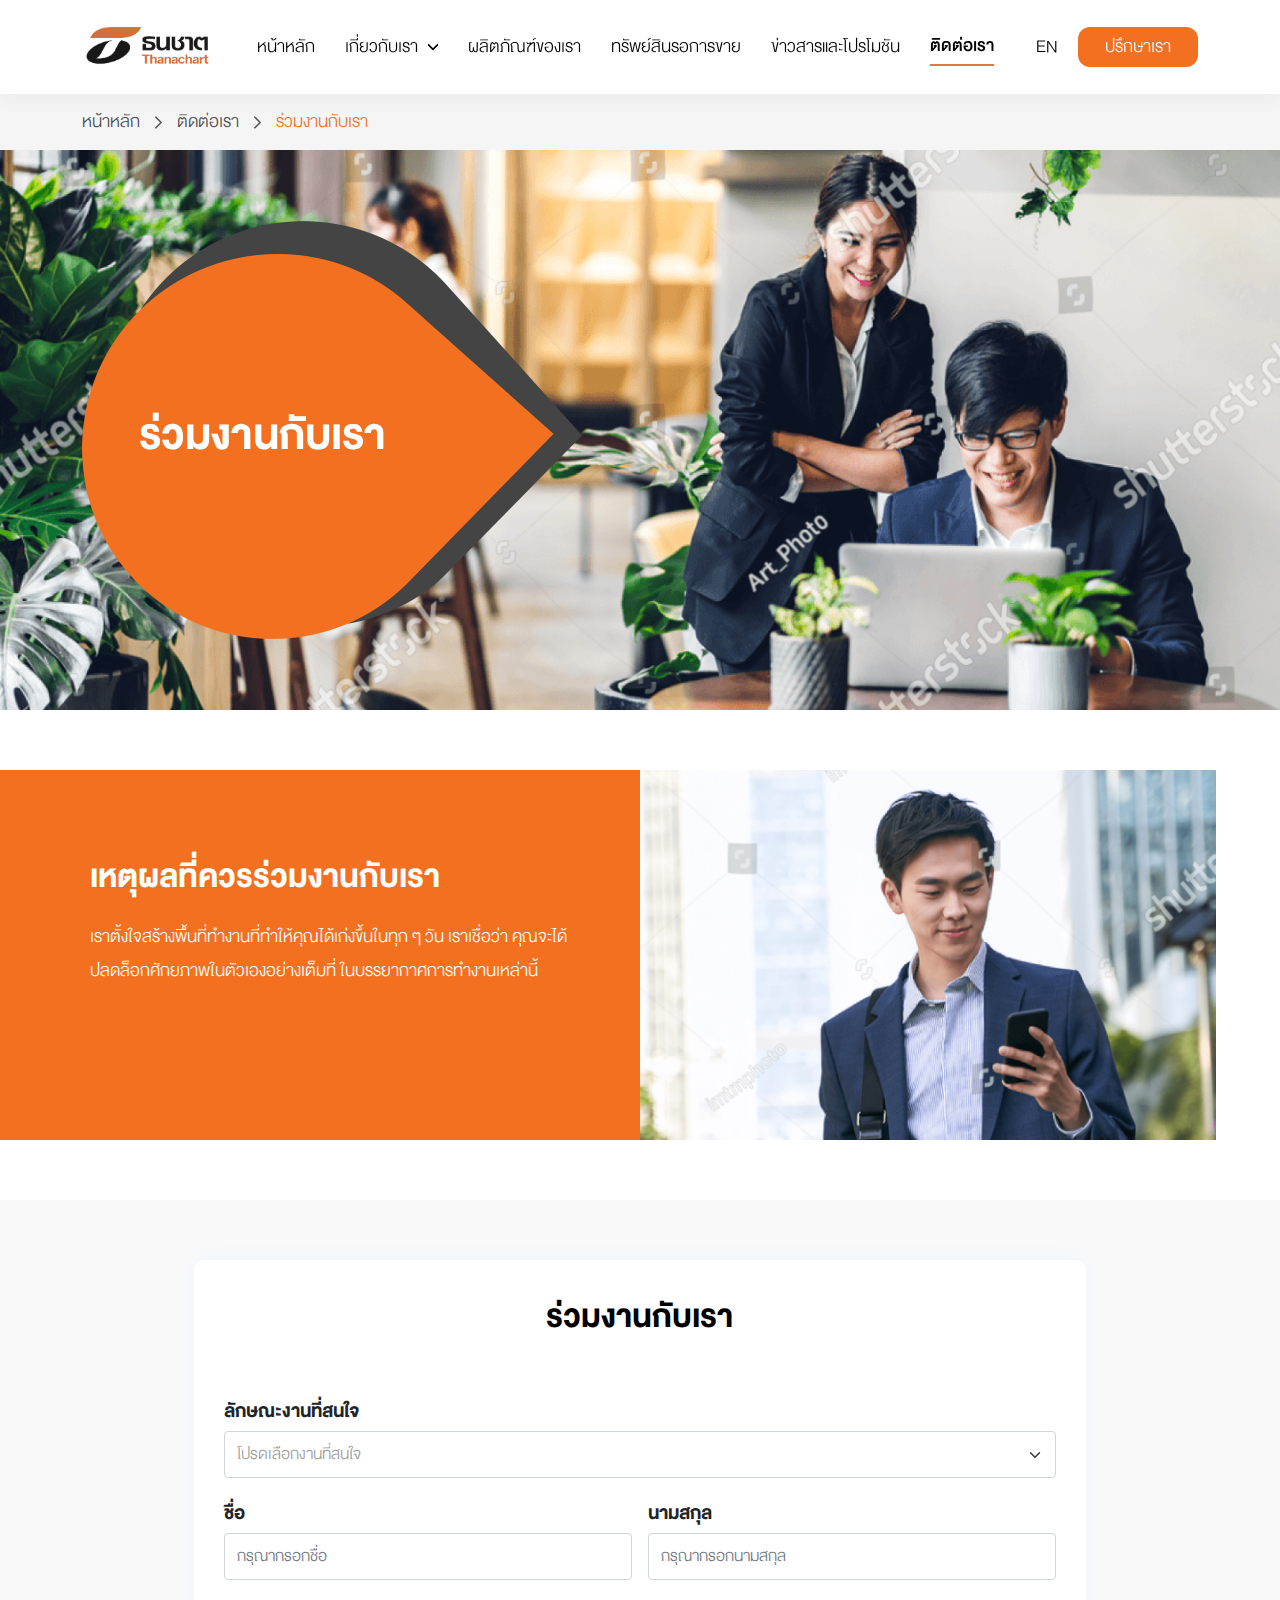
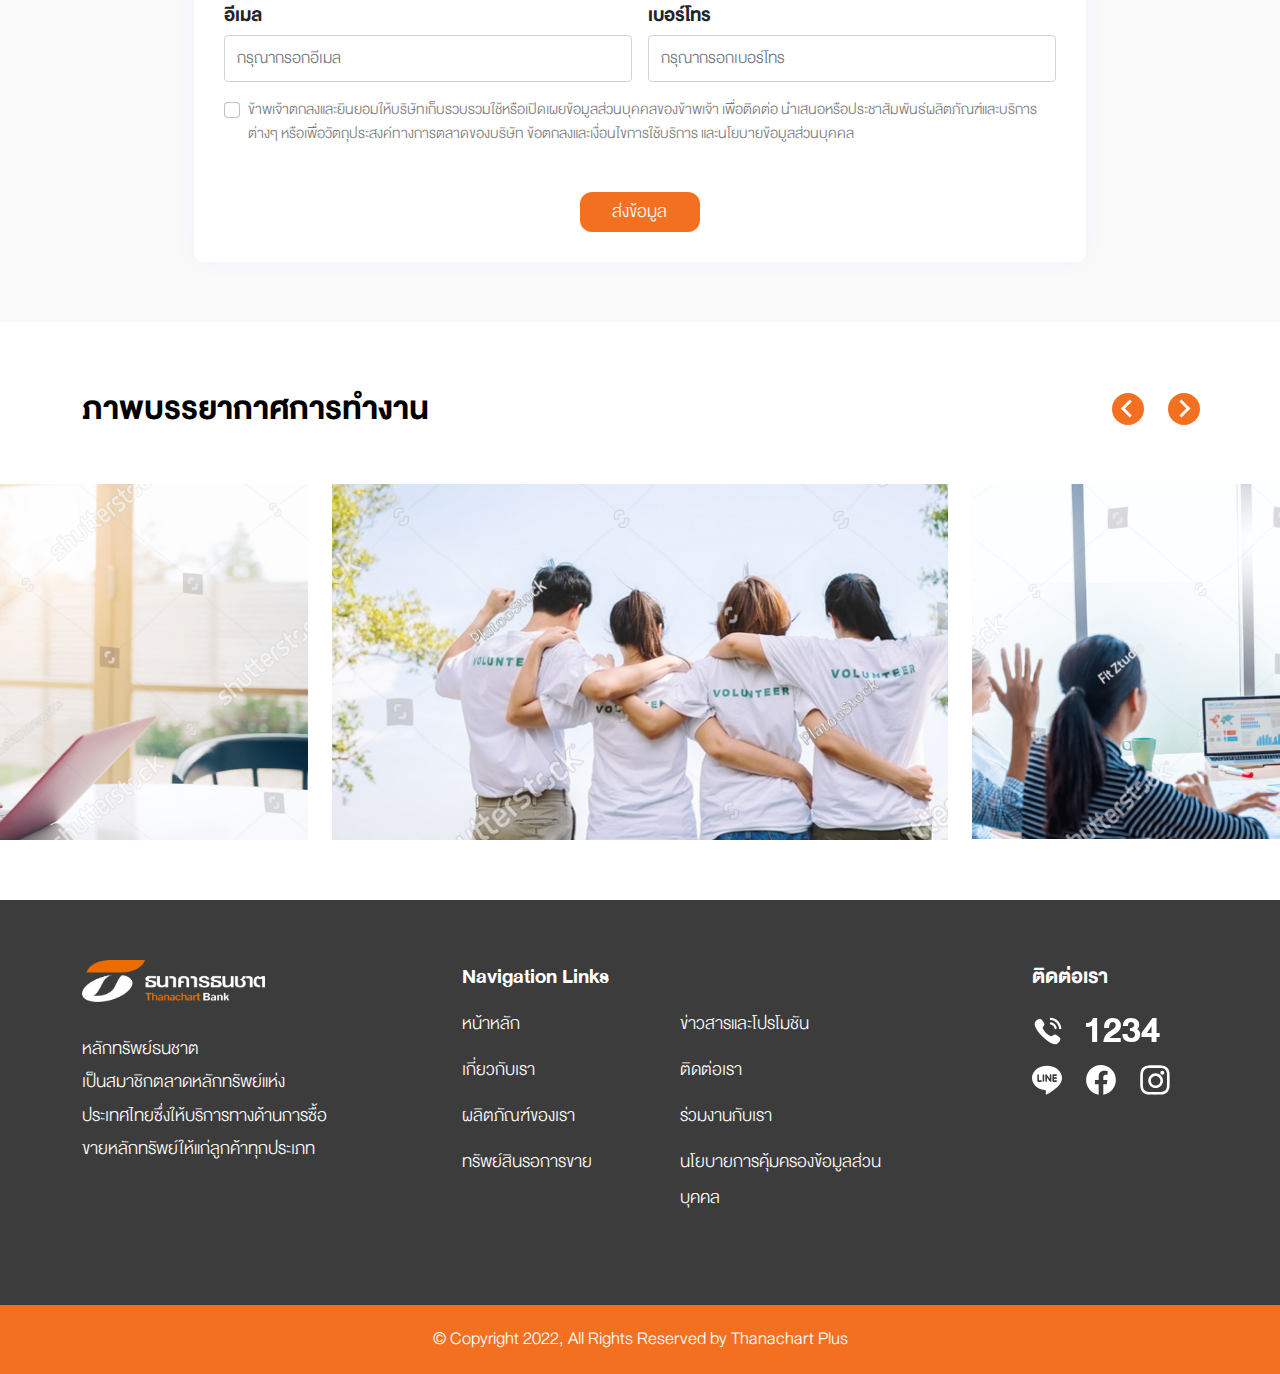
<file: applyjob.html>
<!DOCTYPE html>
<html lang="en">
  <head>
    <title>Welcome</title>
    <meta charset="utf-8" />
    <meta
      name="viewport"
      content="width=device-width, initial-scale=1.0, minimum-scale=1.0, maximum-scale=1.0, user-scalable=no"
    />

    <!-- CSS -->
    <link rel="stylesheet" href="assets/css/style.css" />
    <link rel="stylesheet" href="assets/css/bootstrap.min.css" />

    <!-- animate -->
    <link rel="stylesheet" href="assets/css/animate.min.css" />

    <!-- lightSlide -->
    <link type="text/css" rel="stylesheet" href="assets/css/lightslider.css" />

    <!-- splide -->
    <link type="text/css" rel="stylesheet" href="assets/css/splide.min.css" />

    <!-- owlcarousel -->
    <link rel="stylesheet" href="assets/css/owl.carousel.min.css" />
    <link rel="stylesheet" href="assets/css/owl.theme.default.min.css" />
  </head>

  <body>
    <!-- haeder -->
    <header class="header-sec bgc-white">
      <div class="container">
        <div class="navbar-sec animateMe" data-animation="fadeInDown">
          <a href="index.html" class="img-logo">
            <img src="./assets/img/logo-thanachart.png" alt="" />
          </a>
          <ul class="menu-list">
            <li class="menu-item">
              <a href="index.html">หน้าหลัก</a>
            </li>
            <li class="menu-item sub">
              <a href="#" class="icon">
                เกี่ยวกับเรา
                <svg
                  xmlns="http://www.w3.org/2000/svg"
                  width="10"
                  height="10"
                  viewBox="0 0 26 50"
                  fill="none"
                >
                  <path
                    d="M24.75 1.5L1.25 25L24.75 48.5"
                    stroke="white"
                    stroke-width="8"
                    stroke-linecap="round"
                    stroke-linejoin="round"
                  />
                </svg>
              </a>

              <ul class="submenu-list">
                <li class="submenu-item">
                  <a href="aboutus.html">ความเป็นมา</a>
                </li>
                <li class="submenu-item">
                  <a href="vision.html">วิสัยทัศน์และพันธกิจ</a>
                </li>
                <li class="submenu-item">
                  <a href="companystructure.html">ข้อมูลบริษัท</a>
                </li>
              </ul>
            </li>
            <li class="menu-item">
              <a href="ourproduct.html">ผลิตภัณฑ์ของเรา</a>
            </li>
            <li class="menu-item">
              <a href="asset.html">ทรัพย์สินรอการขาย</a>
            </li>
            <li class="menu-item">
              <a href="promotion.html">ข่าวสารและโปรโมชัน</a>
            </li>
            <li class="menu-item active">
              <a href="contactus.html">ติดต่อเรา</a>
            </li>
          </ul>
          <div class="wrap-box">
            <a href="" class="btn-link">en</a>
            <a href="" class="btn-main">ปรึกษาเรา</a>
          </div>
        </div>
      </div>
    </header>

    <!-- haeder mobile -->
    <header class="headerM-sec bgc-white">
      <div class="container">
        <div class="navbar-sec">
          <div class="wrap-box">
            <div class="">
              <input class="menu-btn" type="checkbox" id="menu-btn" />
              <label class="menu-icon" for="menu-btn">
                <span class="navicon"></span>
              </label>
              <ul class="menu">
                <li>
                  <a href="index.html">หน้าหลัก</a>
                </li>
                <li class="accordion">
                  <div class="accordion-item">
                    <h2 class="accordion-header">
                      <div
                        class="accordion-button collapsed"
                        data-bs-toggle="collapse"
                        data-bs-target="#collapseAboutUs"
                      >
                        <a href="#" class="icon">
                          เกี่ยวกับเรา

                          <svg
                            xmlns="http://www.w3.org/2000/svg"
                            width="10"
                            height="10"
                            viewBox="0 0 26 50"
                            fill="none"
                          >
                            <path
                              d="M24.75 1.5L1.25 25L24.75 48.5"
                              stroke="white"
                              stroke-width="8"
                              stroke-linecap="round"
                              stroke-linejoin="round"
                            />
                          </svg>
                        </a>
                      </div>
                    </h2>
                    <div
                      id="collapseAboutUs"
                      class="accordion-collapse collapse"
                    >
                      <ul class="submenu-list">
                        <li class="submenu-item">
                          <a href="aboutus.html">ความเป็นมา</a>
                        </li>
                        <li class="submenu-item">
                          <a href="vision.html">วิสัยทัศน์และพันธกิจ</a>
                        </li>
                        <li class="submenu-item">
                          <a href="companystructure.html">ข้อมูลบริษัท</a>
                        </li>
                      </ul>
                    </div>
                  </div>
                </li>
                <li>
                  <a href="ourproduct.html">ผลิตภัณฑ์ของเรา</a>
                </li>
                <li>
                  <a href="asset.html">ทรัพย์สินรอการขาย</a>
                </li>
                <li>
                  <a href="promotion.html">ข่าวสารและโปรโมชัน</a>
                </li>
                <li class="active">
                  <a href="contactus.html">ติดต่อเรา</a>
                </li>
              </ul>
            </div>

            <a
              href="index.html"
              class="img-logo animateMe"
              data-animation="fadeInDown"
            >
              <img src="./assets/img/logo-thanachart.png" alt="" />
            </a>
          </div>

          <div class="wrap-box animateMe" data-animation="fadeInDown">
            <a href="" class="btn-link">en</a>
            <a href="" class="btn-main">ปรึกษาเรา</a>
          </div>
        </div>
      </div>
    </header>

    <!-- breadcrumb -->
    <nav aria-label="breadcrumb" class="bgc-gray-primaly">
      <div class="container">
        <ol class="breadcrumb">
          <li class="breadcrumb-item"><a href="index.html">หน้าหลัก</a></li>
          <li class="breadcrumb-item">
            <a href="contactus.html">ติดต่อเรา</a>
          </li>
          <li class="breadcrumb-item active" aria-current="page">
            ร่วมงานกับเรา
          </li>
        </ol>
      </div>
    </nav>

    <!-- subheader -->
    <section
      class="sub-header"
      style="background-image: url('./assets/img/bg-h9.png')"
    >
      <div class="container position-relative h-100">
        <div class="bg-head">
          <div
            style="padding-top: 20px"
            class="animateMe"
            data-animation="fadeInUp"
          >
            <h3 class="head t-bold">ร่วมงานกับเรา</h3>
          </div>
        </div>
      </div>
    </section>

    <!-- detail -->
    <div class="wrapper-sec">
      <div class="w-100 d-flex flex-wrap">
        <div class="bgc-primary box-item animateMe" data-animation="fadeInUp">
          <div class="box-wrap ms-auto">
            <h2 class="head c-white text-left mb-3">
              เหตุผลที่ควรร่วมงานกับเรา
            </h2>
            <p class="desc c-white">
              เราตั้งใจสร้างพื้นที่ทำงานที่ทำให้คุณได้เก่งขึ้นในทุก ๆ วัน
              เราเชื่อว่า คุณจะได้ปลดล็อกศักยภาพในตัวเองอย่างเต็มที่
              ในบรรยากาศการทำงานเหล่านี้
            </p>
          </div>
        </div>
        <div
          class="bgi-job box-item animateMe"
          data-animation="fadeInUp"
          style="background-image: url('./assets/img/pre3.png')"
        ></div>
      </div>
    </div>

    <!-- job -->
    <div class="wrapper-sec bgc-light">
      <div class="container">
        <div
          class="wrap-form w-80 bgc-white pd-3 bd-rd bx-sd animateMe"
          data-animation="fadeInUp"
        >
          <h2 class="head c-dark text-center mb-5">ร่วมงานกับเรา</h2>

          <form class="row g-3">
            <div class="col-12">
              <label for="" class="form-label">ลักษณะงานที่สนใจ</label>
              <select class="form-select" aria-label="Default select example">
                <option selected>โปรดเลือกงานที่สนใจ</option>
                <option value="1">One</option>
                <option value="2">Two</option>
                <option value="3">Three</option>
              </select>
            </div>

            <div class="col-md-6">
              <label for="" class="form-label">ชื่อ</label>
              <input
                type="text"
                class="form-control"
                id=""
                placeholder="กรุณากรอกชื่อ"
              />
            </div>

            <div class="col-md-6">
              <label for="" class="form-label">นามสกุล</label>
              <input
                type="text"
                class="form-control"
                id=""
                placeholder="กรุณากรอกนามสกุล"
              />
            </div>

            <div class="col-md-6">
              <label for="" class="form-label">อีเมล</label>
              <input
                type="email"
                class="form-control"
                id=""
                placeholder="กรุณากรอกอีเมล"
              />
            </div>

            <div class="col-md-6">
              <label for="" class="form-label">เบอร์โทร</label>
              <input
                type="tel"
                class="form-control"
                id=""
                placeholder="กรุณากรอกเบอร์โทร"
              />
            </div>

            <div class="col-12">
              <div class="form-check">
                <input
                  class="form-check-input"
                  type="checkbox"
                  id="gridCheck"
                />
                <label class="form-check-label" for="gridCheck">
                  ข้าพเจ้าตกลงและยินยอมให้บริษัทเก็บรวบรวมใช้หรือเปิดเผยข้อมูลส่วนบุคคลของข้าพเจ้า
                  เพื่อติดต่อ นำเสนอหรือประชาสัมพันธ์ผลิตภัณฑ์และบริการต่างๆ
                  หรือเพื่อวัตถุประสงค์ทางการตลาดของบริษัท
                  ข้อตกลงและเงื่อนไขการใช้บริการ และนโยบายข้อมูลส่วนบุคคล
                </label>
              </div>
            </div>

            <div class="col-12">
              <a href="" type="submit" class="btn-main m-auto">ส่งข้อมูล</a>
            </div>
          </form>
        </div>
      </div>
    </div>

    <!-- working -->
    <div class="wrapper-sec">
      <div class="container">
        <h2 class="head c-dark text-left mb-5">ภาพบรรยากาศการทำงาน</h2>
      </div>

      <section class="splide splideJob">
        <div class="splide__track animateMe" data-animation="fadeInUp">
          <ul class="splide__list">
            <li class="splide__slide">
              <img src="./assets/img/w1.png" alt="" />
            </li>
            <li class="splide__slide">
              <img src="./assets/img/w2.png" alt="" />
            </li>
            <li class="splide__slide">
              <img src="./assets/img/w3.png" alt="" />
            </li>
          </ul>
        </div>
      </section>
    </div>

    <!-- footer -->
    <footer class="wrapper-sec bgc-dark">
      <div class="container">
        <div class="row">
          <div
            class="col-12 col-lg-3 col-md-5 mb-4 animateMe"
            data-animation="fadeInUp"
          >
            <a href="index.html" class="img-footer">
              <img src="./assets/img/logo-footer.png" alt="" />
            </a>
            <p class="desc c-white">
              หลักทรัพย์ธนชาต <br />
              เป็นสมาชิกตลาดหลักทรัพย์แห่งประเทศไทยซึ่งให้บริการทางด้านการซื้อขายหลักทรัพย์ให้แก่ลูกค้าทุกประเภท
            </p>
          </div>

          <div
            class="col-12 offset-lg-1 col-lg-6 mb-4 animateMe"
            data-animation="fadeInUp"
          >
            <h6 class="subhead c-white t-bold">Navigation Links</h6>
            <ul class="navigation-list">
              <li class="navigation-item">
                <a href="index.html">หน้าหลัก</a>
              </li>
              <li class="navigation-item">
                <a href="promotion.html">ข่าวสารและโปรโมชัน</a>
              </li>
              <li class="navigation-item">
                <a href="aboutus.html">เกี่ยวกับเรา</a>
              </li>
              <li class="navigation-item">
                <a href="contactus.html">ติดต่อเรา</a>
              </li>
              <li class="navigation-item">
                <a href="ourproduct.html">ผลิตภัณฑ์ของเรา</a>
              </li>
              <li class="navigation-item">
                <a href="applyjob.html">ร่วมงานกับเรา</a>
              </li>
              <li class="navigation-item">
                <a href="asset.html">ทรัพย์สินรอการขาย</a>
              </li>
              <li class="navigation-item">
                <a href="policy.html">นโยบายการคุ้มครองข้อมูลส่วนบุคคล</a>
              </li>
            </ul>
          </div>

          <div class="col-12 col-lg-2 mb-4 animateMe" data-animation="fadeInUp">
            <h6 class="subhead c-white t-bold">ติดต่อเรา</h6>
            <a href="" class="btn-call head c-white">
              <div class="icn">
                <svg
                  xmlns="http://www.w3.org/2000/svg"
                  width="32"
                  height="32"
                  viewBox="0 0 157 157"
                  fill="none"
                >
                  <path
                    fill-rule="evenodd"
                    clip-rule="evenodd"
                    d="M93.9111 13.1351C92.4518 12.9259 90.9859 13.3574 89.8198 14.2857C88.621 15.227 87.8718 16.5868 87.709 18.1099C87.3637 21.1889 89.5852 23.9738 92.6602 24.3202C113.866 26.6867 130.349 43.2061 132.733 64.4781C133.052 67.3283 135.443 69.4791 138.297 69.4791C138.512 69.4791 138.72 69.466 138.935 69.4398C140.427 69.2764 141.756 68.5377 142.694 67.361C143.626 66.1843 144.049 64.72 143.88 63.223C140.909 36.682 120.368 16.0834 93.9111 13.1351ZM94.3183 35.9133C91.2042 35.338 88.3441 37.3253 87.7513 40.3651C87.1584 43.4049 89.152 46.3727 92.1814 46.9676C101.302 48.7457 108.345 55.8059 110.13 64.9579V64.9645C110.638 67.599 112.957 69.5144 115.628 69.5144C115.987 69.5144 116.345 69.4817 116.71 69.4163C119.739 68.8083 121.733 65.847 121.14 62.8007C118.475 49.1314 107.954 38.5739 94.3183 35.9133ZM104.667 98.7173C107.62 97.0143 110.956 95.091 115.164 95.986C118.975 96.7901 131.966 107.335 135.523 110.989C137.855 113.381 139.152 115.852 139.354 118.324C139.705 128.018 126.532 139.086 124.135 140.465C120.949 142.76 117.242 143.917 113.079 143.917C108.825 143.917 104.082 142.707 98.9093 140.295C70.8433 128.58 27.969 86.5529 16.6332 58.7045C11.9294 48.3365 11.8969 39.7859 16.555 33.3598C18.4117 30.3462 28.9984 17.7491 38.4775 18.1478C40.9987 18.3636 43.4483 19.6579 45.8523 22.0113C49.4876 25.5741 59.768 38.6027 60.5628 42.4269C61.4423 46.6761 59.5139 50.0558 57.8005 53.0237C57.4351 53.6617 56.9427 54.4188 56.4032 55.2483C54.3559 58.3963 51.6309 62.5864 52.5952 65.2613C59.5074 82.2318 75.4753 97.0385 92.4531 103.994C95.0786 104.948 99.2663 102.204 102.404 100.147C103.222 99.6116 103.968 99.1226 104.597 98.7578L104.667 98.7173Z"
                    fill="white"
                  />
                </svg>
              </div>
              <h1 class="head t-bold mb-0">1234</h1>
            </a>
            <ul class="social-list">
              <li class="social-item">
                <a href="">
                  <svg
                    xmlns="http://www.w3.org/2000/svg"
                    width="30"
                    height="30"
                    viewBox="0 0 72 69"
                    fill="none"
                  >
                    <path
                      d="M36 0C16.155 0 0 13.1943 0 29.4097C0 43.9331 12.81 56.1014 30.105 58.4144C31.278 58.6635 32.874 59.1945 33.279 60.1965C33.639 61.1055 33.516 62.5095 33.393 63.4576L32.901 66.5356C32.766 67.4447 32.181 70.1147 36.048 68.4827C39.921 66.8567 56.796 56.1704 64.356 47.4252C69.528 41.725 72 35.8839 72 29.4097C72 13.1943 55.845 0 36 0ZM21.909 39.052H14.751C13.716 39.052 12.861 38.1909 12.861 37.1529V22.7496C12.861 21.7085 13.716 20.8475 14.751 20.8475C15.795 20.8475 16.641 21.7085 16.641 22.7496V35.2509H21.909C22.953 35.2509 23.796 36.1059 23.796 37.1529C23.796 38.1909 22.95 39.052 21.909 39.052V39.052ZM29.307 37.1529C29.307 38.1909 28.461 39.052 27.414 39.052C26.379 39.052 25.533 38.1909 25.533 37.1529V22.7496C25.533 21.7085 26.379 20.8475 27.423 20.8475C28.461 20.8475 29.307 21.7085 29.307 22.7496V37.1529ZM46.53 37.1529C46.53 37.9689 46.008 38.692 45.234 38.953C45.042 39.016 44.835 39.046 44.637 39.046C44.004 39.046 43.464 38.773 43.107 38.2899L35.778 28.2757V37.1499C35.778 38.1879 34.941 39.049 33.885 39.049C32.847 39.049 32.007 38.1879 32.007 37.1499V22.7496C32.007 21.9335 32.526 21.2105 33.297 20.9525C33.477 20.8835 33.705 20.8535 33.879 20.8535C34.464 20.8535 35.004 21.1685 35.364 21.6215L42.75 31.6748V22.7496C42.75 21.7085 43.596 20.8475 44.64 20.8475C45.675 20.8475 46.53 21.7085 46.53 22.7496V37.1529ZM58.095 28.0477C59.142 28.0477 59.985 28.9087 59.985 29.9527C59.985 30.9938 59.142 31.8548 58.095 31.8548H52.83V35.2509H58.095C59.142 35.2509 59.985 36.1059 59.985 37.1529C59.985 38.1909 59.142 39.052 58.095 39.052H50.937C49.902 39.052 49.056 38.1909 49.056 37.1529V22.7496C49.056 21.7085 49.902 20.8475 50.946 20.8475H58.104C59.142 20.8475 59.985 21.7085 59.985 22.7496C59.985 23.8026 59.142 24.6516 58.095 24.6516H52.83V28.0477H58.095Z"
                      fill="white"
                    />
                  </svg>
                </a>
              </li>
              <li class="social-item">
                <a href="">
                  <svg
                    xmlns="http://www.w3.org/2000/svg"
                    width="30"
                    height="30"
                    viewBox="0 0 70 70"
                    fill="none"
                  >
                    <path
                      d="M69.6314 34.8758C69.6285 16.3211 55.1896 1.01622 36.7744 0.0482466C18.3593 -0.919732 2.41406 12.788 0.48977 31.2414C-1.43452 49.6948 11.3357 66.4342 29.5495 69.3333V44.9584H20.7488V34.8758H29.5495V27.1911C29.5495 18.4492 34.7255 13.6205 42.6422 13.6205C45.2421 13.6567 47.8359 13.8841 50.4029 14.3006V22.8856H46.0308C44.5215 22.6839 43.0031 23.1838 41.9042 24.2441C40.8054 25.3044 40.2454 26.81 40.3824 28.3357V34.8758H49.9978L48.4595 44.9584H40.3824V69.3333C57.2292 66.6518 69.6341 52.0378 69.6314 34.8758Z"
                      fill="white"
                    />
                  </svg>
                </a>
              </li>
              <li class="social-item">
                <a href="">
                  <svg
                    xmlns="http://www.w3.org/2000/svg"
                    width="30"
                    height="30"
                    viewBox="0 0 67 67"
                    fill="none"
                  >
                    <path
                      fill-rule="evenodd"
                      clip-rule="evenodd"
                      d="M19.8629 0.846711C23.366 0.687974 24.484 0.649658 33.4034 0.649658C42.3228 0.649658 43.4408 0.687974 46.9439 0.846711C52.2835 1.09029 56.9703 2.3985 60.7335 6.16166C64.498 9.92618 65.8049 14.6144 66.0484 19.9512C66.2072 23.4544 66.2455 24.5724 66.2455 33.4918C66.2455 42.4111 66.2072 43.5291 66.0484 47.0323C65.8049 52.3719 64.4967 57.0587 60.7335 60.8219C56.969 64.5864 52.2794 65.8932 46.9439 66.1368C43.4408 66.2956 42.3228 66.3339 33.4034 66.3339C24.484 66.3339 23.366 66.2956 19.8629 66.1368C14.5233 65.8932 9.83644 64.585 6.07328 60.8219C2.30875 57.0573 1.00191 52.3691 0.758332 47.0323C0.599595 43.5291 0.561279 42.4111 0.561279 33.4918C0.561279 24.5724 0.599595 23.4544 0.758332 19.9512C1.00191 14.6117 2.31012 9.92482 6.07328 6.16166C9.83781 2.39713 14.526 1.09029 19.8629 0.846711ZM46.6739 6.75799C43.2104 6.59925 42.1718 6.56641 33.4029 6.56641C24.6341 6.56641 23.5954 6.60062 20.132 6.75799C16.3948 6.92904 12.9259 7.67756 10.2574 10.346C7.58902 13.0144 6.8405 16.4834 6.66944 20.2205C6.51071 23.684 6.47786 24.7226 6.47786 33.4915C6.47786 42.2603 6.51208 43.2989 6.66944 46.7624C6.8405 50.4996 7.58902 53.9685 10.2574 56.6369C12.9259 59.3053 16.3948 60.0539 20.132 60.2249C23.5941 60.3837 24.6327 60.4165 33.4029 60.4165C42.1731 60.4165 43.2118 60.3823 46.6739 60.2249C50.411 60.0539 53.88 59.3053 56.5484 56.6369C59.2168 53.9685 59.9653 50.4996 60.1364 46.7624C60.2951 43.2989 60.328 42.2603 60.328 33.4915C60.328 24.7226 60.2938 23.684 60.1364 20.2205C59.9653 16.4834 59.2168 13.0144 56.5484 10.346C53.88 7.67756 50.411 6.92904 46.6739 6.75799Z"
                      fill="white"
                    />
                    <path
                      fill-rule="evenodd"
                      clip-rule="evenodd"
                      d="M18.4753 34.9836C18.4753 25.9149 25.8264 18.5625 34.8964 18.5625C43.9663 18.5625 51.3174 25.9136 51.3174 34.9836C51.3174 44.0535 43.9663 51.4046 34.8964 51.4046C25.8264 51.4046 18.4753 44.0522 18.4753 34.9836ZM24.237 34.9825C24.237 40.8692 29.0098 45.642 34.8965 45.642C40.7833 45.642 45.5561 40.8692 45.5561 34.9825C45.5561 29.0957 40.7833 24.3229 34.8965 24.3229C29.0098 24.3229 24.237 29.0957 24.237 34.9825Z"
                      fill="white"
                    />
                    <circle
                      cx="49.8242"
                      cy="17.0708"
                      r="4.47847"
                      fill="white"
                    />
                  </svg>
                </a>
              </li>
            </ul>
          </div>
        </div>
      </div>
    </footer>

    <div class="license c-white bgc-primary">
      <h4 class="mb-0">
        © Copyright 2022, All Rights Reserved by Thanachart Plus
      </h4>
    </div>

    <!-- JS -->
    <script src="assets/js/jquery.min.js"></script>
    <script src="assets/js/bootstrap.bundle.min.js"></script>
    <script src="assets/js/script.js"></script>

    <!-- animate -->
    <script src="assets/js/jquery.waypoints.min.js"></script>

    <!-- lightSlide -->
    <script src="assets/js/lightslider.js"></script>

    <!-- splide -->
    <script src="assets/js/splide.js"></script>

    <!-- owlcarousel -->
    <script src="assets/js/owl.carousel.min.js"></script>

    <script>
      document.addEventListener("DOMContentLoaded", function () {
        new Splide(".splideJob", {
          type: "loop",
          perPage: 1,
          perMove: 1,
          padding: "20rem",
          autoplay: true,
          pagination: false,
          pauseOnHover: false,
          pauseOnFocus: false,
          speed: 2000,
          interval: 4000,

          breakpoints: {
            991: {
              perPage: 1,
              padding: "10rem",
            },

            640: {
              perPage: 1,
              padding: "5rem",
            },
          },
        }).mount();
      });
    </script>
  </body>
</html>
</file>
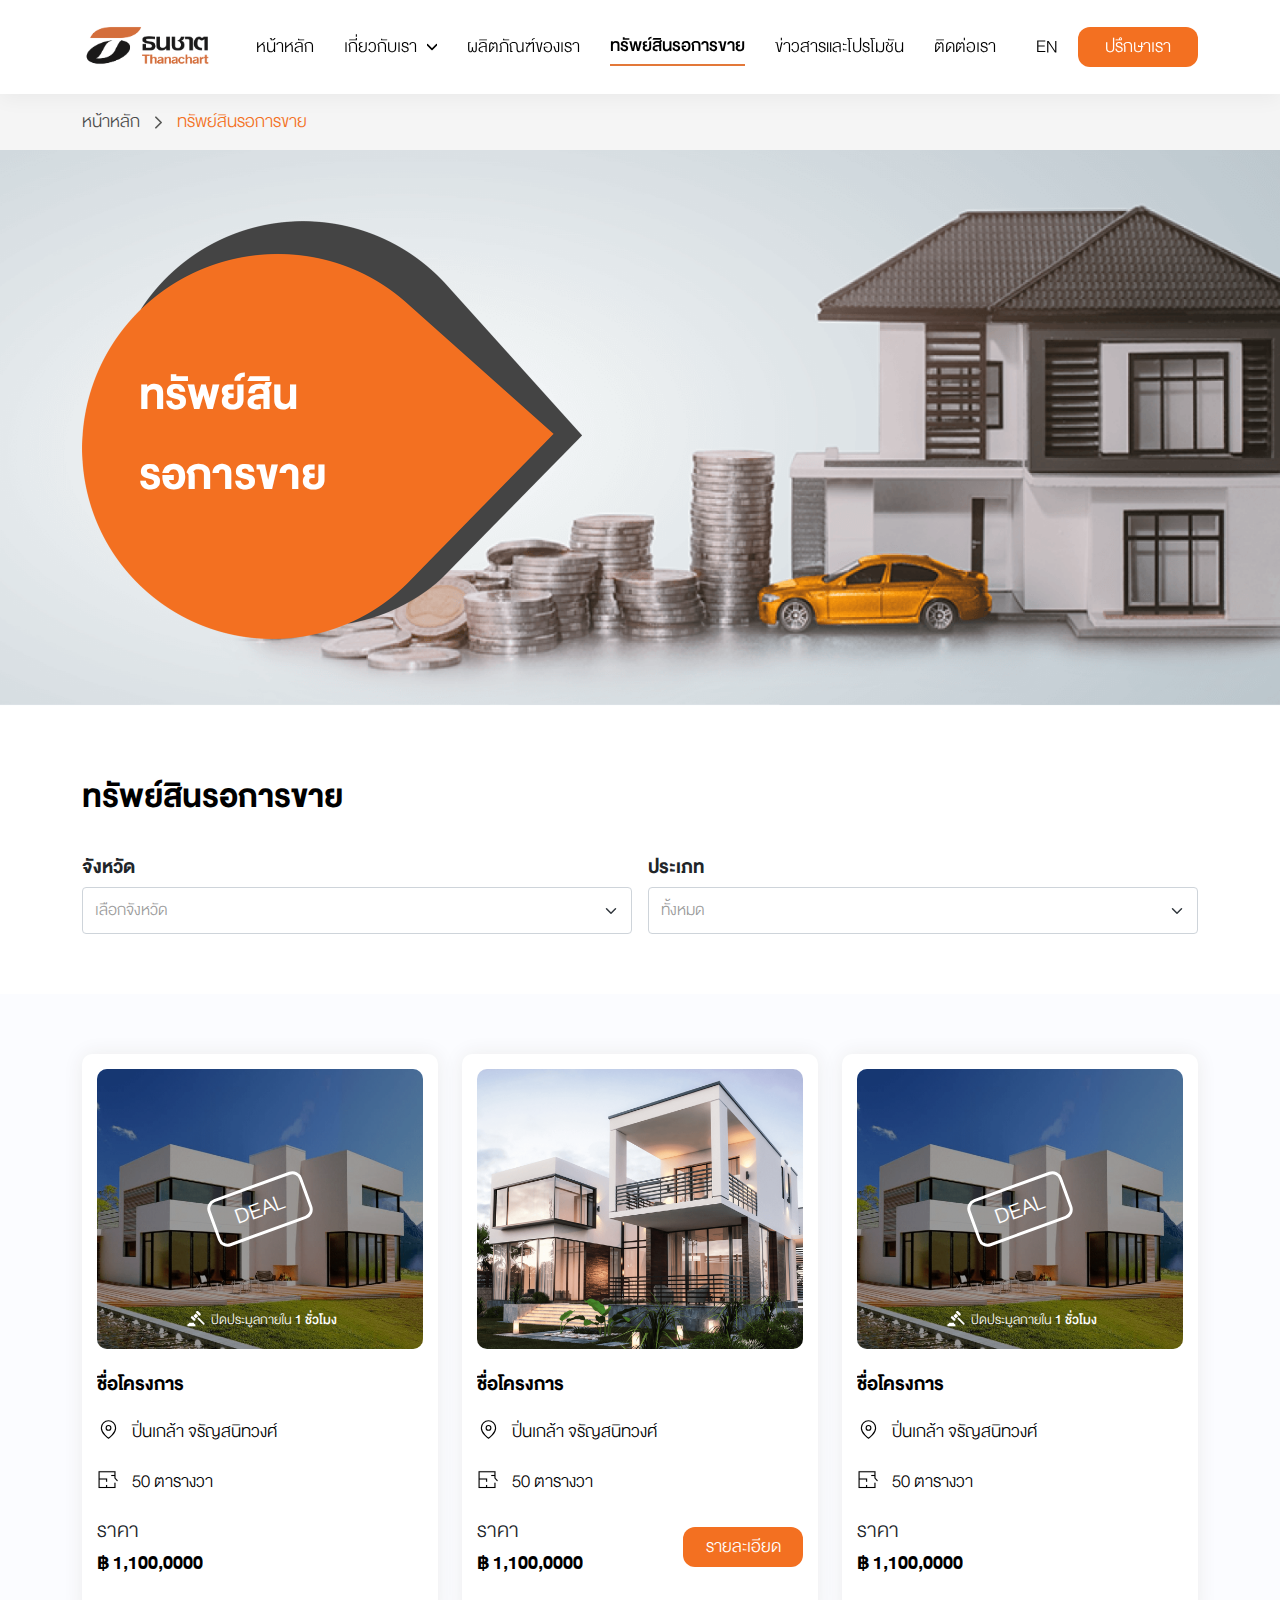
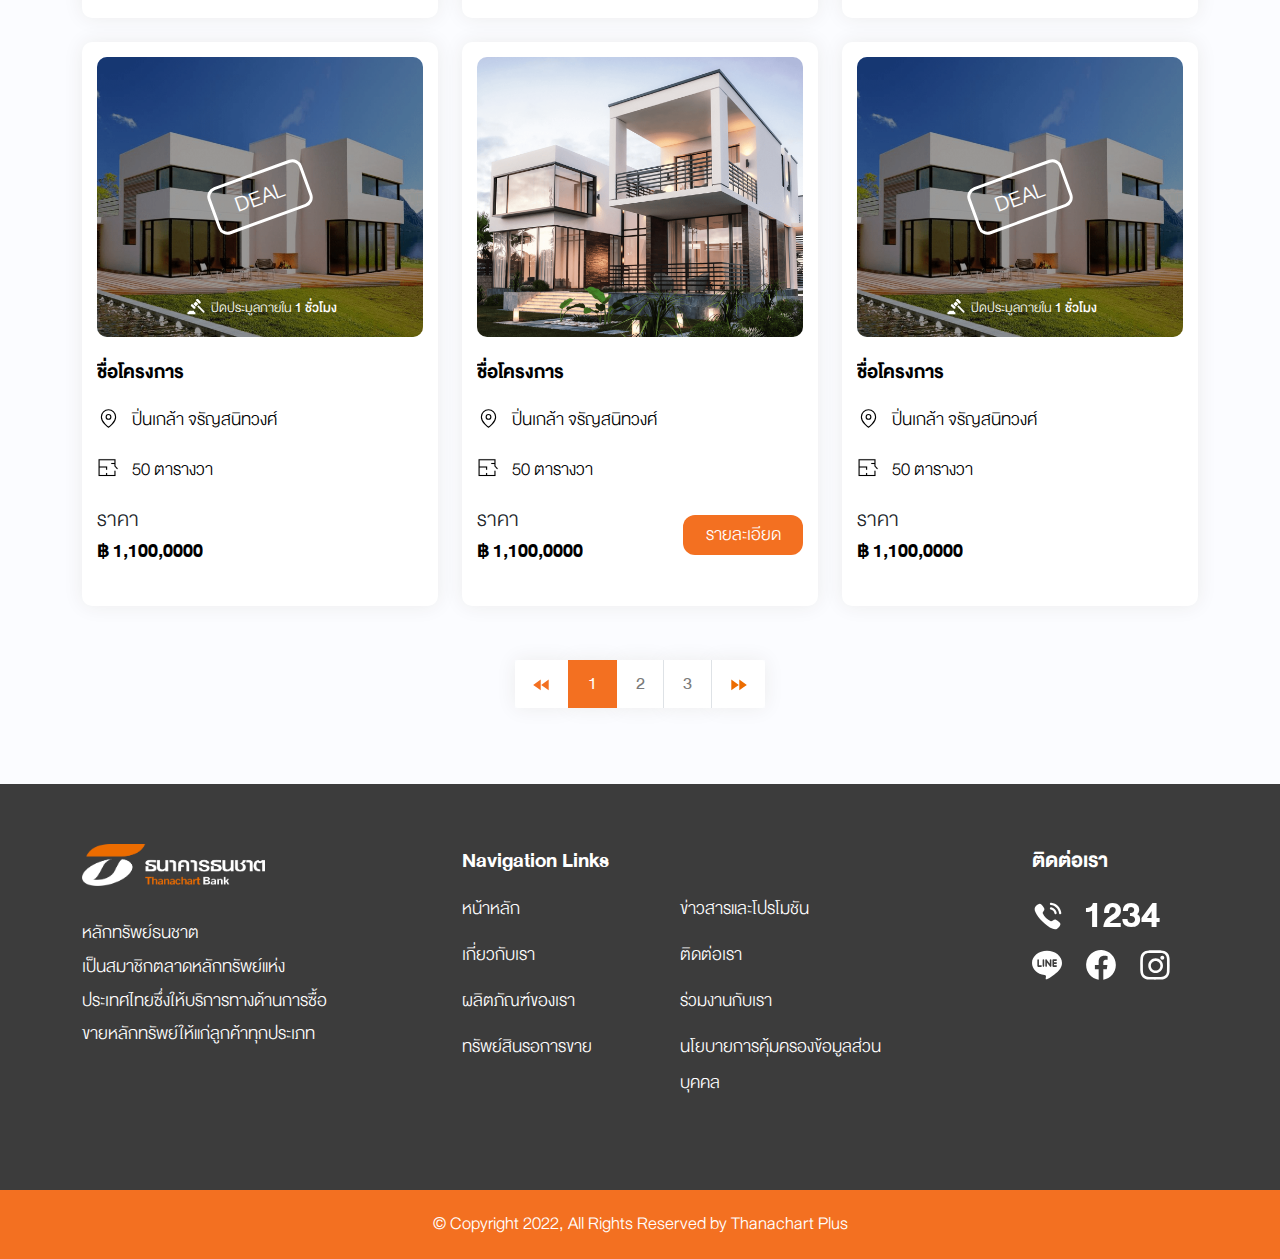
<file: asset.html>
<!DOCTYPE html>
<html lang="en">
  <head>
    <title>Welcome</title>
    <meta charset="utf-8" />
    <meta
      name="viewport"
      content="width=device-width, initial-scale=1.0, minimum-scale=1.0, maximum-scale=1.0, user-scalable=no"
    />

    <!-- CSS -->
    <link rel="stylesheet" href="assets/css/style.css" />
    <link rel="stylesheet" href="assets/css/bootstrap.min.css" />

    <!-- animate -->
    <link rel="stylesheet" href="assets/css/animate.min.css" />

    <!-- lightSlide -->
    <link type="text/css" rel="stylesheet" href="assets/css/lightslider.css" />

    <!-- splide -->
    <link type="text/css" rel="stylesheet" href="assets/css/splide.min.css" />

    <!-- owlcarousel -->
    <link rel="stylesheet" href="assets/css/owl.carousel.min.css" />
    <link rel="stylesheet" href="assets/css/owl.theme.default.min.css" />
  </head>

  <body>
    <!-- haeder -->
    <header class="header-sec bgc-white">
      <div class="container">
        <div class="navbar-sec animateMe" data-animation="fadeInDown">
          <a href="index.html" class="img-logo">
            <img src="./assets/img/logo-thanachart.png" alt="" />
          </a>
          <ul class="menu-list">
            <li class="menu-item">
              <a href="index.html">หน้าหลัก</a>
            </li>
            <li class="menu-item sub">
              <a href="#" class="icon">
                เกี่ยวกับเรา
                <svg
                  xmlns="http://www.w3.org/2000/svg"
                  width="10"
                  height="10"
                  viewBox="0 0 26 50"
                  fill="none"
                >
                  <path
                    d="M24.75 1.5L1.25 25L24.75 48.5"
                    stroke="white"
                    stroke-width="8"
                    stroke-linecap="round"
                    stroke-linejoin="round"
                  />
                </svg>
              </a>

              <ul class="submenu-list">
                <li class="submenu-item">
                  <a href="aboutus.html">ความเป็นมา</a>
                </li>
                <li class="submenu-item">
                  <a href="vision.html">วิสัยทัศน์และพันธกิจ</a>
                </li>
                <li class="submenu-item">
                  <a href="companystructure.html">ข้อมูลบริษัท</a>
                </li>
              </ul>
            </li>
            <li class="menu-item">
              <a href="ourproduct.html">ผลิตภัณฑ์ของเรา</a>
            </li>
            <li class="menu-item active">
              <a href="asset.html">ทรัพย์สินรอการขาย</a>
            </li>
            <li class="menu-item">
              <a href="promotion.html">ข่าวสารและโปรโมชัน</a>
            </li>
            <li class="menu-item">
              <a href="contactus.html">ติดต่อเรา</a>
            </li>
          </ul>
          <div class="wrap-box">
            <a href="" class="btn-link">en</a>
            <a href="" class="btn-main">ปรึกษาเรา</a>
          </div>
        </div>
      </div>
    </header>

    <!-- haeder mobile -->
    <header class="headerM-sec bgc-white">
      <div class="container">
        <div class="navbar-sec">
          <div class="wrap-box">
            <div class="">
              <input class="menu-btn" type="checkbox" id="menu-btn" />
              <label class="menu-icon" for="menu-btn">
                <span class="navicon"></span>
              </label>
              <ul class="menu">
                <li>
                  <a href="index.html">หน้าหลัก</a>
                </li>
                <li class="accordion">
                  <div class="accordion-item">
                    <h2 class="accordion-header">
                      <div
                        class="accordion-button collapsed"
                        data-bs-toggle="collapse"
                        data-bs-target="#collapseAboutUs"
                      >
                        <a href="#" class="icon">
                          เกี่ยวกับเรา

                          <svg
                            xmlns="http://www.w3.org/2000/svg"
                            width="10"
                            height="10"
                            viewBox="0 0 26 50"
                            fill="none"
                          >
                            <path
                              d="M24.75 1.5L1.25 25L24.75 48.5"
                              stroke="white"
                              stroke-width="8"
                              stroke-linecap="round"
                              stroke-linejoin="round"
                            />
                          </svg>
                        </a>
                      </div>
                    </h2>
                    <div
                      id="collapseAboutUs"
                      class="accordion-collapse collapse"
                    >
                      <ul class="submenu-list">
                        <li class="submenu-item">
                          <a href="aboutus.html">ความเป็นมา</a>
                        </li>
                        <li class="submenu-item">
                          <a href="vision.html">วิสัยทัศน์และพันธกิจ</a>
                        </li>
                        <li class="submenu-item">
                          <a href="companystructure.html">ข้อมูลบริษัท</a>
                        </li>
                      </ul>
                    </div>
                  </div>
                </li>
                <li>
                  <a href="ourproduct.html">ผลิตภัณฑ์ของเรา</a>
                </li>
                <li class="active">
                  <a href="asset.html">ทรัพย์สินรอการขาย</a>
                </li>
                <li>
                  <a href="promotion.html">ข่าวสารและโปรโมชัน</a>
                </li>
                <li>
                  <a href="contactus.html">ติดต่อเรา</a>
                </li>
              </ul>
            </div>

            <a href="index.html" class="img-logo animateMe" data-animation="fadeInDown">
              <img src="./assets/img/logo-thanachart.png" alt="" />
            </a>
          </div>

          <div class="wrap-box animateMe" data-animation="fadeInDown">
            <a href="" class="btn-link">en</a>
            <a href="" class="btn-main">ปรึกษาเรา</a>
          </div>
        </div>
      </div>
    </header>

    <!-- breadcrumb -->
    <nav aria-label="breadcrumb" class="bgc-gray-primaly">
      <div class="container">
        <ol class="breadcrumb">
          <li class="breadcrumb-item"><a href="index.html">หน้าหลัก</a></li>
          <li class="breadcrumb-item active" aria-current="page">
            ทรัพย์สินรอการขาย
          </li>
        </ol>
      </div>
    </nav>

    <!-- subheader -->
    <section
      class="sub-header"
      style="background-image: url('./assets/img/bg-h6.png')"
    >
      <div class="container position-relative h-100">
        <div class="bg-head">
          <div style="padding-top: 20px" class="animateMe" data-animation="fadeInUp">
            <h3 class="head t-bold">ทรัพย์สิน</h3>
            <h3 class="head t-bold">รอการขาย</h3>
          </div>
        </div>
      </div>
    </section>

    <!-- asset -->
    <section class="wrapper-sec">
      <div class="container">
        <h2 class="head c-dark mb-4">ทรัพย์สินรอการขาย</h2>

        <form class="row g-3 animateMe" data-animation="fadeInUp">
          <div class="col-md-6">
            <label for="" class="form-label">จังหวัด</label>
            <select class="form-select" aria-label="Default select example">
              <option selected>เลือกจังหวัด</option>
              <option value="1">One</option>
              <option value="2">Two</option>
              <option value="3">Three</option>
            </select>
          </div>

          <div class="col-md-6">
            <label for="" class="form-label">ประเภท</label>
            <select class="form-select" aria-label="Default select example">
              <option selected>ทั้งหมด</option>
              <option value="1">One</option>
              <option value="2">Two</option>
              <option value="3">Three</option>
            </select>
          </div>
        </form>
      </div>
    </section>

    <!-- asset -->
    <section class="wrapper-sec bgc-gray-secondary">
      <div class="container">
        <div class="row">
          <div class="col-12 col-lg-4 col-md-6 mb-4 animateMe" data-animation="fadeInUp">
            <div class="wrap-item asset-item bgc-white pd-2 bd-rd bx-sd-drak">
              <div class="img-wrap bd-rd">
                <div
                  class="img-box"
                  style="background-image: url('./assets/img/s1.png')"
                >
                  <div class="box-deal">
                    <div class="deal bd-rd c-white">deal</div>

                    <div class="finished">
                      <svg
                        xmlns="http://www.w3.org/2000/svg"
                        width="24"
                        height="24"
                        viewBox="0 0 127 159"
                        fill="none"
                      >
                        <path
                          d="M81.3564 41.5564L66.5355 26.7122C65.7792 25.9547 65.1792 25.0553 64.7699 24.0656C64.3606 23.0758 64.1499 22.015 64.1499 20.9437C64.1499 18.7801 65.008 16.7051 66.5355 15.1752C68.063 13.6453 70.1348 12.7858 72.295 12.7858C74.4552 12.7858 76.5269 13.6453 78.0544 15.1752L92.8753 30.0194C94.4028 31.5493 95.261 33.6243 95.261 35.7879C95.261 37.9515 94.4028 40.0265 92.8753 41.5564C91.3478 43.0863 89.2761 43.9458 87.1159 43.9458C84.9557 43.9458 82.8839 43.0863 81.3564 41.5564Z"
                          fill="white"
                        />
                        <path
                          d="M58.306 64.6558L43.4851 49.8115C42.7376 49.0147 41.8379 48.3762 40.8394 47.9342C39.8408 47.4921 38.7639 47.2554 37.6723 47.2381C36.5807 47.2208 35.4968 47.4232 34.4848 47.8333C33.4727 48.2434 32.5533 48.853 31.7809 49.6257C31.0085 50.3985 30.3989 51.3187 29.9883 52.3318C29.5777 53.345 29.3744 54.4304 29.3905 55.5237C29.4066 56.617 29.6418 57.696 30.0821 58.6966C30.5223 59.6971 31.1587 60.599 31.9535 61.3486L46.7744 76.1928C48.3173 77.6479 50.3652 78.4442 52.4842 78.4129C54.6032 78.3816 56.6268 77.5252 58.1261 76.0251C59.6254 74.5251 60.4827 72.4992 60.5163 70.377C60.5499 68.2547 59.7572 66.2027 58.306 64.6558V64.6558Z"
                          fill="white"
                        />
                        <path
                          d="M78.8843 45.6947L62.4146 29.199L45.9448 45.6947L62.4146 62.1904L78.8843 45.6947Z"
                          fill="white"
                        />
                        <path
                          d="M110.706 102.307L71.4756 63.002L79.7052 54.7594L118.948 94.0515C120.006 95.1534 120.59 96.6269 120.575 98.1555C120.561 99.6841 119.948 101.146 118.868 102.227C117.789 103.308 116.33 103.922 114.803 103.937C113.277 103.952 111.806 103.366 110.706 102.307V102.307Z"
                          fill="white"
                        />
                        <path
                          d="M51.27 99.9538V93.1867C51.2717 92.8098 51.199 92.4363 51.0561 92.0876C50.9133 91.7389 50.7031 91.4219 50.4376 91.1548C50.1721 90.8877 49.8565 90.6757 49.509 90.5311C49.1614 90.3865 48.7888 90.312 48.4125 90.312H18.0341C17.284 90.3254 16.5696 90.635 16.0463 91.1734C15.5231 91.7118 15.2333 92.4354 15.2401 93.1867V99.9538H12.1032C11.3466 99.9538 10.5975 100.103 9.89866 100.394C9.19983 100.684 8.56505 101.11 8.03066 101.646C7.49627 102.182 7.07276 102.819 6.78439 103.52C6.49602 104.22 6.34844 104.971 6.35011 105.729V114.48H60.0838V105.729C60.0855 104.971 59.9379 104.22 59.6495 103.52C59.3612 102.819 58.9376 102.182 58.4033 101.646C57.8689 101.11 57.2341 100.684 56.5353 100.394C55.8364 100.103 55.0873 99.9538 54.3307 99.9538H51.27Z"
                          fill="white"
                        />
                      </svg>
                      ปิดประมูลภายใน <span>1 ชั่วโมง</span>
                    </div>
                  </div>
                </div>
              </div>
              <h4 class="head">ชื่อโครงการ</h4>
              <p class="desc">
                <svg
                  xmlns="http://www.w3.org/2000/svg"
                  width="23"
                  height="23"
                  viewBox="0 0 68 68"
                  fill="none"
                >
                  <path
                    d="M59.5 28.3334C59.5 48.1667 34 65.1667 34 65.1667C34 65.1667 8.5 48.1667 8.5 28.3334C8.5 21.5704 11.1866 15.0843 15.9688 10.3022C20.751 5.51997 27.237 2.83337 34 2.83337C40.763 2.83337 47.249 5.51997 52.0312 10.3022C56.8134 15.0843 59.5 21.5704 59.5 28.3334Z"
                    stroke="black"
                    stroke-width="4"
                    stroke-linecap="round"
                    stroke-linejoin="round"
                  />
                  <path
                    d="M34 36.8334C38.6944 36.8334 42.5 33.0278 42.5 28.3334C42.5 23.639 38.6944 19.8334 34 19.8334C29.3056 19.8334 25.5 23.639 25.5 28.3334C25.5 33.0278 29.3056 36.8334 34 36.8334Z"
                    stroke="black"
                    stroke-width="4"
                    stroke-linecap="round"
                    stroke-linejoin="round"
                  />
                </svg>
                ปิ่นเกล้า จรัญสนิทวงศ์
              </p>
              <p class="desc">
                <svg
                  xmlns="http://www.w3.org/2000/svg"
                  width="23"
                  height="23"
                  viewBox="0 0 21 19"
                  fill="none"
                >
                  <path
                    d="M19.063 11.24L19.8558 10.504L17.4773 7.928V1.19885H0.562988V18.0217H17.4773V12.8697H16.4201V16.9703H9.12585V15.0251H8.0687V16.9703H1.62013V9.45257H8.0687V11.6606H9.12585V8.40114H1.62013V2.25028H16.4201V4.984H13.2487V6.03542H16.4201V8.296L19.063 11.24Z"
                    fill="black"
                    stroke="black"
                    stroke-width="0.1"
                  />
                </svg>
                50 ตารางวา
              </p>

              <div class="price-list">
                <div class="price-item">
                  <p class="subhead">ราคา</p>
                  <h5 class="head">฿ 1,100,0000</h5>
                </div>
              </div>
            </div>
          </div>

          <div class="col-12 col-lg-4 col-md-6 mb-4 animateMe" data-animation="fadeInUp">
            <div class="wrap-item asset-item bgc-white pd-2 bd-rd bx-sd-drak">
              <div class="img-wrap bd-rd">
                <div
                  class="img-box"
                  style="background-image: url('./assets/img/s2.png')"
                ></div>
              </div>
              <h4 class="head">ชื่อโครงการ</h4>
              <p class="desc">
                <svg
                  xmlns="http://www.w3.org/2000/svg"
                  width="23"
                  height="23"
                  viewBox="0 0 68 68"
                  fill="none"
                >
                  <path
                    d="M59.5 28.3334C59.5 48.1667 34 65.1667 34 65.1667C34 65.1667 8.5 48.1667 8.5 28.3334C8.5 21.5704 11.1866 15.0843 15.9688 10.3022C20.751 5.51997 27.237 2.83337 34 2.83337C40.763 2.83337 47.249 5.51997 52.0312 10.3022C56.8134 15.0843 59.5 21.5704 59.5 28.3334Z"
                    stroke="black"
                    stroke-width="4"
                    stroke-linecap="round"
                    stroke-linejoin="round"
                  />
                  <path
                    d="M34 36.8334C38.6944 36.8334 42.5 33.0278 42.5 28.3334C42.5 23.639 38.6944 19.8334 34 19.8334C29.3056 19.8334 25.5 23.639 25.5 28.3334C25.5 33.0278 29.3056 36.8334 34 36.8334Z"
                    stroke="black"
                    stroke-width="4"
                    stroke-linecap="round"
                    stroke-linejoin="round"
                  />
                </svg>
                ปิ่นเกล้า จรัญสนิทวงศ์
              </p>
              <p class="desc">
                <svg
                  xmlns="http://www.w3.org/2000/svg"
                  width="23"
                  height="23"
                  viewBox="0 0 21 19"
                  fill="none"
                >
                  <path
                    d="M19.063 11.24L19.8558 10.504L17.4773 7.928V1.19885H0.562988V18.0217H17.4773V12.8697H16.4201V16.9703H9.12585V15.0251H8.0687V16.9703H1.62013V9.45257H8.0687V11.6606H9.12585V8.40114H1.62013V2.25028H16.4201V4.984H13.2487V6.03542H16.4201V8.296L19.063 11.24Z"
                    fill="black"
                    stroke="black"
                    stroke-width="0.1"
                  />
                </svg>
                50 ตารางวา
              </p>

              <div class="price-list">
                <div class="price-item">
                  <p class="subhead">ราคา</p>
                  <h5 class="head">฿ 1,100,0000</h5>
                </div>
                <div class="price-item">
                  <a href="asset_detail.html" class="btn-main">รายละเอียด</a>
                </div>
              </div>
            </div>
          </div>

          <div class="col-12 col-lg-4 col-md-6 mb-4 animateMe" data-animation="fadeInUp">
            <div class="wrap-item asset-item bgc-white pd-2 bd-rd bx-sd-drak">
              <div class="img-wrap bd-rd">
                <div
                  class="img-box"
                  style="background-image: url('./assets/img/s1.png')"
                >
                  <div class="box-deal">
                    <div class="deal bd-rd c-white">deal</div>

                    <div class="finished">
                      <svg
                        xmlns="http://www.w3.org/2000/svg"
                        width="24"
                        height="24"
                        viewBox="0 0 127 159"
                        fill="none"
                      >
                        <path
                          d="M81.3564 41.5564L66.5355 26.7122C65.7792 25.9547 65.1792 25.0553 64.7699 24.0656C64.3606 23.0758 64.1499 22.015 64.1499 20.9437C64.1499 18.7801 65.008 16.7051 66.5355 15.1752C68.063 13.6453 70.1348 12.7858 72.295 12.7858C74.4552 12.7858 76.5269 13.6453 78.0544 15.1752L92.8753 30.0194C94.4028 31.5493 95.261 33.6243 95.261 35.7879C95.261 37.9515 94.4028 40.0265 92.8753 41.5564C91.3478 43.0863 89.2761 43.9458 87.1159 43.9458C84.9557 43.9458 82.8839 43.0863 81.3564 41.5564Z"
                          fill="white"
                        />
                        <path
                          d="M58.306 64.6558L43.4851 49.8115C42.7376 49.0147 41.8379 48.3762 40.8394 47.9342C39.8408 47.4921 38.7639 47.2554 37.6723 47.2381C36.5807 47.2208 35.4968 47.4232 34.4848 47.8333C33.4727 48.2434 32.5533 48.853 31.7809 49.6257C31.0085 50.3985 30.3989 51.3187 29.9883 52.3318C29.5777 53.345 29.3744 54.4304 29.3905 55.5237C29.4066 56.617 29.6418 57.696 30.0821 58.6966C30.5223 59.6971 31.1587 60.599 31.9535 61.3486L46.7744 76.1928C48.3173 77.6479 50.3652 78.4442 52.4842 78.4129C54.6032 78.3816 56.6268 77.5252 58.1261 76.0251C59.6254 74.5251 60.4827 72.4992 60.5163 70.377C60.5499 68.2547 59.7572 66.2027 58.306 64.6558V64.6558Z"
                          fill="white"
                        />
                        <path
                          d="M78.8843 45.6947L62.4146 29.199L45.9448 45.6947L62.4146 62.1904L78.8843 45.6947Z"
                          fill="white"
                        />
                        <path
                          d="M110.706 102.307L71.4756 63.002L79.7052 54.7594L118.948 94.0515C120.006 95.1534 120.59 96.6269 120.575 98.1555C120.561 99.6841 119.948 101.146 118.868 102.227C117.789 103.308 116.33 103.922 114.803 103.937C113.277 103.952 111.806 103.366 110.706 102.307V102.307Z"
                          fill="white"
                        />
                        <path
                          d="M51.27 99.9538V93.1867C51.2717 92.8098 51.199 92.4363 51.0561 92.0876C50.9133 91.7389 50.7031 91.4219 50.4376 91.1548C50.1721 90.8877 49.8565 90.6757 49.509 90.5311C49.1614 90.3865 48.7888 90.312 48.4125 90.312H18.0341C17.284 90.3254 16.5696 90.635 16.0463 91.1734C15.5231 91.7118 15.2333 92.4354 15.2401 93.1867V99.9538H12.1032C11.3466 99.9538 10.5975 100.103 9.89866 100.394C9.19983 100.684 8.56505 101.11 8.03066 101.646C7.49627 102.182 7.07276 102.819 6.78439 103.52C6.49602 104.22 6.34844 104.971 6.35011 105.729V114.48H60.0838V105.729C60.0855 104.971 59.9379 104.22 59.6495 103.52C59.3612 102.819 58.9376 102.182 58.4033 101.646C57.8689 101.11 57.2341 100.684 56.5353 100.394C55.8364 100.103 55.0873 99.9538 54.3307 99.9538H51.27Z"
                          fill="white"
                        />
                      </svg>
                      ปิดประมูลภายใน <span>1 ชั่วโมง</span>
                    </div>
                  </div>
                </div>
              </div>
              <h4 class="head">ชื่อโครงการ</h4>
              <p class="desc">
                <svg
                  xmlns="http://www.w3.org/2000/svg"
                  width="23"
                  height="23"
                  viewBox="0 0 68 68"
                  fill="none"
                >
                  <path
                    d="M59.5 28.3334C59.5 48.1667 34 65.1667 34 65.1667C34 65.1667 8.5 48.1667 8.5 28.3334C8.5 21.5704 11.1866 15.0843 15.9688 10.3022C20.751 5.51997 27.237 2.83337 34 2.83337C40.763 2.83337 47.249 5.51997 52.0312 10.3022C56.8134 15.0843 59.5 21.5704 59.5 28.3334Z"
                    stroke="black"
                    stroke-width="4"
                    stroke-linecap="round"
                    stroke-linejoin="round"
                  />
                  <path
                    d="M34 36.8334C38.6944 36.8334 42.5 33.0278 42.5 28.3334C42.5 23.639 38.6944 19.8334 34 19.8334C29.3056 19.8334 25.5 23.639 25.5 28.3334C25.5 33.0278 29.3056 36.8334 34 36.8334Z"
                    stroke="black"
                    stroke-width="4"
                    stroke-linecap="round"
                    stroke-linejoin="round"
                  />
                </svg>
                ปิ่นเกล้า จรัญสนิทวงศ์
              </p>
              <p class="desc">
                <svg
                  xmlns="http://www.w3.org/2000/svg"
                  width="23"
                  height="23"
                  viewBox="0 0 21 19"
                  fill="none"
                >
                  <path
                    d="M19.063 11.24L19.8558 10.504L17.4773 7.928V1.19885H0.562988V18.0217H17.4773V12.8697H16.4201V16.9703H9.12585V15.0251H8.0687V16.9703H1.62013V9.45257H8.0687V11.6606H9.12585V8.40114H1.62013V2.25028H16.4201V4.984H13.2487V6.03542H16.4201V8.296L19.063 11.24Z"
                    fill="black"
                    stroke="black"
                    stroke-width="0.1"
                  />
                </svg>
                50 ตารางวา
              </p>

              <div class="price-list">
                <div class="price-item">
                  <p class="subhead">ราคา</p>
                  <h5 class="head">฿ 1,100,0000</h5>
                </div>
              </div>
            </div>
          </div>

          <div class="col-12 col-lg-4 col-md-6 mb-4 animateMe" data-animation="fadeInUp">
            <div class="wrap-item asset-item bgc-white pd-2 bd-rd bx-sd-drak">
              <div class="img-wrap bd-rd">
                <div
                  class="img-box"
                  style="background-image: url('./assets/img/s1.png')"
                >
                  <div class="box-deal">
                    <div class="deal bd-rd c-white">deal</div>

                    <div class="finished">
                      <svg
                        xmlns="http://www.w3.org/2000/svg"
                        width="24"
                        height="24"
                        viewBox="0 0 127 159"
                        fill="none"
                      >
                        <path
                          d="M81.3564 41.5564L66.5355 26.7122C65.7792 25.9547 65.1792 25.0553 64.7699 24.0656C64.3606 23.0758 64.1499 22.015 64.1499 20.9437C64.1499 18.7801 65.008 16.7051 66.5355 15.1752C68.063 13.6453 70.1348 12.7858 72.295 12.7858C74.4552 12.7858 76.5269 13.6453 78.0544 15.1752L92.8753 30.0194C94.4028 31.5493 95.261 33.6243 95.261 35.7879C95.261 37.9515 94.4028 40.0265 92.8753 41.5564C91.3478 43.0863 89.2761 43.9458 87.1159 43.9458C84.9557 43.9458 82.8839 43.0863 81.3564 41.5564Z"
                          fill="white"
                        />
                        <path
                          d="M58.306 64.6558L43.4851 49.8115C42.7376 49.0147 41.8379 48.3762 40.8394 47.9342C39.8408 47.4921 38.7639 47.2554 37.6723 47.2381C36.5807 47.2208 35.4968 47.4232 34.4848 47.8333C33.4727 48.2434 32.5533 48.853 31.7809 49.6257C31.0085 50.3985 30.3989 51.3187 29.9883 52.3318C29.5777 53.345 29.3744 54.4304 29.3905 55.5237C29.4066 56.617 29.6418 57.696 30.0821 58.6966C30.5223 59.6971 31.1587 60.599 31.9535 61.3486L46.7744 76.1928C48.3173 77.6479 50.3652 78.4442 52.4842 78.4129C54.6032 78.3816 56.6268 77.5252 58.1261 76.0251C59.6254 74.5251 60.4827 72.4992 60.5163 70.377C60.5499 68.2547 59.7572 66.2027 58.306 64.6558V64.6558Z"
                          fill="white"
                        />
                        <path
                          d="M78.8843 45.6947L62.4146 29.199L45.9448 45.6947L62.4146 62.1904L78.8843 45.6947Z"
                          fill="white"
                        />
                        <path
                          d="M110.706 102.307L71.4756 63.002L79.7052 54.7594L118.948 94.0515C120.006 95.1534 120.59 96.6269 120.575 98.1555C120.561 99.6841 119.948 101.146 118.868 102.227C117.789 103.308 116.33 103.922 114.803 103.937C113.277 103.952 111.806 103.366 110.706 102.307V102.307Z"
                          fill="white"
                        />
                        <path
                          d="M51.27 99.9538V93.1867C51.2717 92.8098 51.199 92.4363 51.0561 92.0876C50.9133 91.7389 50.7031 91.4219 50.4376 91.1548C50.1721 90.8877 49.8565 90.6757 49.509 90.5311C49.1614 90.3865 48.7888 90.312 48.4125 90.312H18.0341C17.284 90.3254 16.5696 90.635 16.0463 91.1734C15.5231 91.7118 15.2333 92.4354 15.2401 93.1867V99.9538H12.1032C11.3466 99.9538 10.5975 100.103 9.89866 100.394C9.19983 100.684 8.56505 101.11 8.03066 101.646C7.49627 102.182 7.07276 102.819 6.78439 103.52C6.49602 104.22 6.34844 104.971 6.35011 105.729V114.48H60.0838V105.729C60.0855 104.971 59.9379 104.22 59.6495 103.52C59.3612 102.819 58.9376 102.182 58.4033 101.646C57.8689 101.11 57.2341 100.684 56.5353 100.394C55.8364 100.103 55.0873 99.9538 54.3307 99.9538H51.27Z"
                          fill="white"
                        />
                      </svg>
                      ปิดประมูลภายใน <span>1 ชั่วโมง</span>
                    </div>
                  </div>
                </div>
              </div>
              <h4 class="head">ชื่อโครงการ</h4>
              <p class="desc">
                <svg
                  xmlns="http://www.w3.org/2000/svg"
                  width="23"
                  height="23"
                  viewBox="0 0 68 68"
                  fill="none"
                >
                  <path
                    d="M59.5 28.3334C59.5 48.1667 34 65.1667 34 65.1667C34 65.1667 8.5 48.1667 8.5 28.3334C8.5 21.5704 11.1866 15.0843 15.9688 10.3022C20.751 5.51997 27.237 2.83337 34 2.83337C40.763 2.83337 47.249 5.51997 52.0312 10.3022C56.8134 15.0843 59.5 21.5704 59.5 28.3334Z"
                    stroke="black"
                    stroke-width="4"
                    stroke-linecap="round"
                    stroke-linejoin="round"
                  />
                  <path
                    d="M34 36.8334C38.6944 36.8334 42.5 33.0278 42.5 28.3334C42.5 23.639 38.6944 19.8334 34 19.8334C29.3056 19.8334 25.5 23.639 25.5 28.3334C25.5 33.0278 29.3056 36.8334 34 36.8334Z"
                    stroke="black"
                    stroke-width="4"
                    stroke-linecap="round"
                    stroke-linejoin="round"
                  />
                </svg>
                ปิ่นเกล้า จรัญสนิทวงศ์
              </p>
              <p class="desc">
                <svg
                  xmlns="http://www.w3.org/2000/svg"
                  width="23"
                  height="23"
                  viewBox="0 0 21 19"
                  fill="none"
                >
                  <path
                    d="M19.063 11.24L19.8558 10.504L17.4773 7.928V1.19885H0.562988V18.0217H17.4773V12.8697H16.4201V16.9703H9.12585V15.0251H8.0687V16.9703H1.62013V9.45257H8.0687V11.6606H9.12585V8.40114H1.62013V2.25028H16.4201V4.984H13.2487V6.03542H16.4201V8.296L19.063 11.24Z"
                    fill="black"
                    stroke="black"
                    stroke-width="0.1"
                  />
                </svg>
                50 ตารางวา
              </p>

              <div class="price-list">
                <div class="price-item">
                  <p class="subhead">ราคา</p>
                  <h5 class="head">฿ 1,100,0000</h5>
                </div>
              </div>
            </div>
          </div>

          <div class="col-12 col-lg-4 col-md-6 mb-4 animateMe" data-animation="fadeInUp">
            <div class="wrap-item asset-item bgc-white pd-2 bd-rd bx-sd-drak">
              <div class="img-wrap bd-rd">
                <div
                  class="img-box"
                  style="background-image: url('./assets/img/s2.png')"
                ></div>
              </div>
              <h4 class="head">ชื่อโครงการ</h4>
              <p class="desc">
                <svg
                  xmlns="http://www.w3.org/2000/svg"
                  width="23"
                  height="23"
                  viewBox="0 0 68 68"
                  fill="none"
                >
                  <path
                    d="M59.5 28.3334C59.5 48.1667 34 65.1667 34 65.1667C34 65.1667 8.5 48.1667 8.5 28.3334C8.5 21.5704 11.1866 15.0843 15.9688 10.3022C20.751 5.51997 27.237 2.83337 34 2.83337C40.763 2.83337 47.249 5.51997 52.0312 10.3022C56.8134 15.0843 59.5 21.5704 59.5 28.3334Z"
                    stroke="black"
                    stroke-width="4"
                    stroke-linecap="round"
                    stroke-linejoin="round"
                  />
                  <path
                    d="M34 36.8334C38.6944 36.8334 42.5 33.0278 42.5 28.3334C42.5 23.639 38.6944 19.8334 34 19.8334C29.3056 19.8334 25.5 23.639 25.5 28.3334C25.5 33.0278 29.3056 36.8334 34 36.8334Z"
                    stroke="black"
                    stroke-width="4"
                    stroke-linecap="round"
                    stroke-linejoin="round"
                  />
                </svg>
                ปิ่นเกล้า จรัญสนิทวงศ์
              </p>
              <p class="desc">
                <svg
                  xmlns="http://www.w3.org/2000/svg"
                  width="23"
                  height="23"
                  viewBox="0 0 21 19"
                  fill="none"
                >
                  <path
                    d="M19.063 11.24L19.8558 10.504L17.4773 7.928V1.19885H0.562988V18.0217H17.4773V12.8697H16.4201V16.9703H9.12585V15.0251H8.0687V16.9703H1.62013V9.45257H8.0687V11.6606H9.12585V8.40114H1.62013V2.25028H16.4201V4.984H13.2487V6.03542H16.4201V8.296L19.063 11.24Z"
                    fill="black"
                    stroke="black"
                    stroke-width="0.1"
                  />
                </svg>
                50 ตารางวา
              </p>

              <div class="price-list">
                <div class="price-item">
                  <p class="subhead">ราคา</p>
                  <h5 class="head">฿ 1,100,0000</h5>
                </div>
                <div class="price-item">
                  <a href="asset_detail.html" class="btn-main">รายละเอียด</a>
                </div>
              </div>
            </div>
          </div>

          <div class="col-12 col-lg-4 col-md-6 mb-4 animateMe" data-animation="fadeInUp">
            <div class="wrap-item asset-item bgc-white pd-2 bd-rd bx-sd-drak">
              <div class="img-wrap bd-rd">
                <div
                  class="img-box"
                  style="background-image: url('./assets/img/s1.png')"
                >
                  <div class="box-deal">
                    <div class="deal bd-rd c-white">deal</div>

                    <div class="finished">
                      <svg
                        xmlns="http://www.w3.org/2000/svg"
                        width="24"
                        height="24"
                        viewBox="0 0 127 159"
                        fill="none"
                      >
                        <path
                          d="M81.3564 41.5564L66.5355 26.7122C65.7792 25.9547 65.1792 25.0553 64.7699 24.0656C64.3606 23.0758 64.1499 22.015 64.1499 20.9437C64.1499 18.7801 65.008 16.7051 66.5355 15.1752C68.063 13.6453 70.1348 12.7858 72.295 12.7858C74.4552 12.7858 76.5269 13.6453 78.0544 15.1752L92.8753 30.0194C94.4028 31.5493 95.261 33.6243 95.261 35.7879C95.261 37.9515 94.4028 40.0265 92.8753 41.5564C91.3478 43.0863 89.2761 43.9458 87.1159 43.9458C84.9557 43.9458 82.8839 43.0863 81.3564 41.5564Z"
                          fill="white"
                        />
                        <path
                          d="M58.306 64.6558L43.4851 49.8115C42.7376 49.0147 41.8379 48.3762 40.8394 47.9342C39.8408 47.4921 38.7639 47.2554 37.6723 47.2381C36.5807 47.2208 35.4968 47.4232 34.4848 47.8333C33.4727 48.2434 32.5533 48.853 31.7809 49.6257C31.0085 50.3985 30.3989 51.3187 29.9883 52.3318C29.5777 53.345 29.3744 54.4304 29.3905 55.5237C29.4066 56.617 29.6418 57.696 30.0821 58.6966C30.5223 59.6971 31.1587 60.599 31.9535 61.3486L46.7744 76.1928C48.3173 77.6479 50.3652 78.4442 52.4842 78.4129C54.6032 78.3816 56.6268 77.5252 58.1261 76.0251C59.6254 74.5251 60.4827 72.4992 60.5163 70.377C60.5499 68.2547 59.7572 66.2027 58.306 64.6558V64.6558Z"
                          fill="white"
                        />
                        <path
                          d="M78.8843 45.6947L62.4146 29.199L45.9448 45.6947L62.4146 62.1904L78.8843 45.6947Z"
                          fill="white"
                        />
                        <path
                          d="M110.706 102.307L71.4756 63.002L79.7052 54.7594L118.948 94.0515C120.006 95.1534 120.59 96.6269 120.575 98.1555C120.561 99.6841 119.948 101.146 118.868 102.227C117.789 103.308 116.33 103.922 114.803 103.937C113.277 103.952 111.806 103.366 110.706 102.307V102.307Z"
                          fill="white"
                        />
                        <path
                          d="M51.27 99.9538V93.1867C51.2717 92.8098 51.199 92.4363 51.0561 92.0876C50.9133 91.7389 50.7031 91.4219 50.4376 91.1548C50.1721 90.8877 49.8565 90.6757 49.509 90.5311C49.1614 90.3865 48.7888 90.312 48.4125 90.312H18.0341C17.284 90.3254 16.5696 90.635 16.0463 91.1734C15.5231 91.7118 15.2333 92.4354 15.2401 93.1867V99.9538H12.1032C11.3466 99.9538 10.5975 100.103 9.89866 100.394C9.19983 100.684 8.56505 101.11 8.03066 101.646C7.49627 102.182 7.07276 102.819 6.78439 103.52C6.49602 104.22 6.34844 104.971 6.35011 105.729V114.48H60.0838V105.729C60.0855 104.971 59.9379 104.22 59.6495 103.52C59.3612 102.819 58.9376 102.182 58.4033 101.646C57.8689 101.11 57.2341 100.684 56.5353 100.394C55.8364 100.103 55.0873 99.9538 54.3307 99.9538H51.27Z"
                          fill="white"
                        />
                      </svg>
                      ปิดประมูลภายใน <span>1 ชั่วโมง</span>
                    </div>
                  </div>
                </div>
              </div>
              <h4 class="head">ชื่อโครงการ</h4>
              <p class="desc">
                <svg
                  xmlns="http://www.w3.org/2000/svg"
                  width="23"
                  height="23"
                  viewBox="0 0 68 68"
                  fill="none"
                >
                  <path
                    d="M59.5 28.3334C59.5 48.1667 34 65.1667 34 65.1667C34 65.1667 8.5 48.1667 8.5 28.3334C8.5 21.5704 11.1866 15.0843 15.9688 10.3022C20.751 5.51997 27.237 2.83337 34 2.83337C40.763 2.83337 47.249 5.51997 52.0312 10.3022C56.8134 15.0843 59.5 21.5704 59.5 28.3334Z"
                    stroke="black"
                    stroke-width="4"
                    stroke-linecap="round"
                    stroke-linejoin="round"
                  />
                  <path
                    d="M34 36.8334C38.6944 36.8334 42.5 33.0278 42.5 28.3334C42.5 23.639 38.6944 19.8334 34 19.8334C29.3056 19.8334 25.5 23.639 25.5 28.3334C25.5 33.0278 29.3056 36.8334 34 36.8334Z"
                    stroke="black"
                    stroke-width="4"
                    stroke-linecap="round"
                    stroke-linejoin="round"
                  />
                </svg>
                ปิ่นเกล้า จรัญสนิทวงศ์
              </p>
              <p class="desc">
                <svg
                  xmlns="http://www.w3.org/2000/svg"
                  width="23"
                  height="23"
                  viewBox="0 0 21 19"
                  fill="none"
                >
                  <path
                    d="M19.063 11.24L19.8558 10.504L17.4773 7.928V1.19885H0.562988V18.0217H17.4773V12.8697H16.4201V16.9703H9.12585V15.0251H8.0687V16.9703H1.62013V9.45257H8.0687V11.6606H9.12585V8.40114H1.62013V2.25028H16.4201V4.984H13.2487V6.03542H16.4201V8.296L19.063 11.24Z"
                    fill="black"
                    stroke="black"
                    stroke-width="0.1"
                  />
                </svg>
                50 ตารางวา
              </p>

              <div class="price-list">
                <div class="price-item">
                  <p class="subhead">ราคา</p>
                  <h5 class="head">฿ 1,100,0000</h5>
                </div>
              </div>
            </div>
          </div>
        </div>

        <nav aria-label="Page navigation example">
          <ul class="pagination">
            <li class="page-item bx-sd-drak">
              <a class="page-link" href="#" aria-label="Previous">
                <span aria-hidden="true">
                  <svg
                    xmlns="http://www.w3.org/2000/svg"
                    width="16"
                    height="12"
                    viewBox="0 0 16 12"
                    fill="none"
                  >
                    <path
                      fill-rule="evenodd"
                      clip-rule="evenodd"
                      d="M8.14913 5.91479L15.7023 0.595642V11.2339L8.14913 5.91479ZM7.7236 11.2339L0.17041 5.91479L7.7236 0.595642V11.2339Z"
                      fill="#F37021"
                    />
                  </svg>
                </span>
              </a>
            </li>
            <!-- <li class="page-item bx-sd-drak">
              <a class="page-link" href="#" aria-label="Previous">
                <span aria-hidden="true">
                  <svg
                    xmlns="http://www.w3.org/2000/svg"
                    width="10"
                    height="14"
                    viewBox="0 0 10 14"
                    fill="none"
                  >
                    <path
                      fill-rule="evenodd"
                      clip-rule="evenodd"
                      d="M9.979 0.723389L0.2556 6.91488L9.979 13.1064V0.723389Z"
                      fill="#F37021"
                    />
                  </svg>
                </span>
              </a>
            </li> -->
            <li class="page-item bx-sd-drak active">
              <a class="page-link" href="#">1</a>
            </li>
            <li class="page-item bx-sd-drak">
              <a class="page-link" href="#">2</a>
            </li>
            <li class="page-item bx-sd-drak">
              <a class="page-link" href="#">3</a>
            </li>
            <!-- <li class="page-item bx-sd-drak">
              <a class="page-link" href="#" aria-label="Next">
                <span aria-hidden="true">
                  <svg
                    xmlns="http://www.w3.org/2000/svg"
                    width="10"
                    height="14"
                    viewBox="0 0 10 14"
                    fill="none"
                  >
                    <path
                      fill-rule="evenodd"
                      clip-rule="evenodd"
                      d="M0.0214844 0.723297L9.74489 6.91479L0.0214844 13.1063V0.723297Z"
                      fill="#F37021"
                    />
                  </svg>
                </span>
              </a>
            </li> -->
            <li class="page-item bx-sd-drak">
              <a class="page-link" href="#" aria-label="Next">
                <span aria-hidden="true">
                  <svg
                    xmlns="http://www.w3.org/2000/svg"
                    width="16"
                    height="12"
                    viewBox="0 0 16 12"
                    fill="none"
                  >
                    <path
                      fill-rule="evenodd"
                      clip-rule="evenodd"
                      d="M7.85135 5.91479L0.298162 0.595642V11.2339L7.85135 5.91479ZM8.27689 11.2339L15.8301 5.91479L8.27689 0.595642V11.2339Z"
                      fill="#EC6C00"
                    />
                  </svg>
                </span>
              </a>
            </li>
          </ul>
        </nav>
      </div>
    </section>

     <!-- footer -->
     <footer class="wrapper-sec bgc-dark">
      <div class="container">
        <div class="row">
          <div class="col-12 col-lg-3 col-md-5 mb-4 animateMe" data-animation="fadeInUp">
            <a href="index.html" class="img-footer">
              <img src="./assets/img/logo-footer.png" alt="" />
            </a>
            <p class="desc c-white">
              หลักทรัพย์ธนชาต <br />
              เป็นสมาชิกตลาดหลักทรัพย์แห่งประเทศไทยซึ่งให้บริการทางด้านการซื้อขายหลักทรัพย์ให้แก่ลูกค้าทุกประเภท
            </p>
          </div>

          <div class="col-12 offset-lg-1 col-lg-6 mb-4 animateMe" data-animation="fadeInUp">
            <h6 class="subhead c-white t-bold">Navigation Links</h6>
            <ul class="navigation-list">
              <li class="navigation-item">
                <a href="index.html">หน้าหลัก</a>
              </li>
              <li class="navigation-item">
                <a href="promotion.html">ข่าวสารและโปรโมชัน</a>
              </li>
              <li class="navigation-item">
                <a href="aboutus.html">เกี่ยวกับเรา</a>
              </li>
              <li class="navigation-item">
                <a href="contactus.html">ติดต่อเรา</a>
              </li>
              <li class="navigation-item">
                <a href="ourproduct.html">ผลิตภัณฑ์ของเรา</a>
              </li>
              <li class="navigation-item">
                <a href="applyjob.html">ร่วมงานกับเรา</a>
              </li>
              <li class="navigation-item">
                <a href="asset.html">ทรัพย์สินรอการขาย</a>
              </li>
              <li class="navigation-item">
                <a href="policy.html">นโยบายการคุ้มครองข้อมูลส่วนบุคคล</a>
              </li>
            </ul>
          </div>

          <div class="col-12 col-lg-2 mb-4 animateMe" data-animation="fadeInUp">
            <h6 class="subhead c-white t-bold">ติดต่อเรา</h6>
            <a href="" class="btn-call head c-white">
              <div class="icn">
                <svg
                  xmlns="http://www.w3.org/2000/svg"
                  width="32"
                  height="32"
                  viewBox="0 0 157 157"
                  fill="none"
                >
                  <path
                    fill-rule="evenodd"
                    clip-rule="evenodd"
                    d="M93.9111 13.1351C92.4518 12.9259 90.9859 13.3574 89.8198 14.2857C88.621 15.227 87.8718 16.5868 87.709 18.1099C87.3637 21.1889 89.5852 23.9738 92.6602 24.3202C113.866 26.6867 130.349 43.2061 132.733 64.4781C133.052 67.3283 135.443 69.4791 138.297 69.4791C138.512 69.4791 138.72 69.466 138.935 69.4398C140.427 69.2764 141.756 68.5377 142.694 67.361C143.626 66.1843 144.049 64.72 143.88 63.223C140.909 36.682 120.368 16.0834 93.9111 13.1351ZM94.3183 35.9133C91.2042 35.338 88.3441 37.3253 87.7513 40.3651C87.1584 43.4049 89.152 46.3727 92.1814 46.9676C101.302 48.7457 108.345 55.8059 110.13 64.9579V64.9645C110.638 67.599 112.957 69.5144 115.628 69.5144C115.987 69.5144 116.345 69.4817 116.71 69.4163C119.739 68.8083 121.733 65.847 121.14 62.8007C118.475 49.1314 107.954 38.5739 94.3183 35.9133ZM104.667 98.7173C107.62 97.0143 110.956 95.091 115.164 95.986C118.975 96.7901 131.966 107.335 135.523 110.989C137.855 113.381 139.152 115.852 139.354 118.324C139.705 128.018 126.532 139.086 124.135 140.465C120.949 142.76 117.242 143.917 113.079 143.917C108.825 143.917 104.082 142.707 98.9093 140.295C70.8433 128.58 27.969 86.5529 16.6332 58.7045C11.9294 48.3365 11.8969 39.7859 16.555 33.3598C18.4117 30.3462 28.9984 17.7491 38.4775 18.1478C40.9987 18.3636 43.4483 19.6579 45.8523 22.0113C49.4876 25.5741 59.768 38.6027 60.5628 42.4269C61.4423 46.6761 59.5139 50.0558 57.8005 53.0237C57.4351 53.6617 56.9427 54.4188 56.4032 55.2483C54.3559 58.3963 51.6309 62.5864 52.5952 65.2613C59.5074 82.2318 75.4753 97.0385 92.4531 103.994C95.0786 104.948 99.2663 102.204 102.404 100.147C103.222 99.6116 103.968 99.1226 104.597 98.7578L104.667 98.7173Z"
                    fill="white"
                  />
                </svg>
              </div>
              <h1 class="head t-bold mb-0">1234</h1>
            </a>
            <ul class="social-list">
              <li class="social-item">
                <a href="">
                  <svg
                    xmlns="http://www.w3.org/2000/svg"
                    width="30"
                    height="30"
                    viewBox="0 0 72 69"
                    fill="none"
                  >
                    <path
                      d="M36 0C16.155 0 0 13.1943 0 29.4097C0 43.9331 12.81 56.1014 30.105 58.4144C31.278 58.6635 32.874 59.1945 33.279 60.1965C33.639 61.1055 33.516 62.5095 33.393 63.4576L32.901 66.5356C32.766 67.4447 32.181 70.1147 36.048 68.4827C39.921 66.8567 56.796 56.1704 64.356 47.4252C69.528 41.725 72 35.8839 72 29.4097C72 13.1943 55.845 0 36 0ZM21.909 39.052H14.751C13.716 39.052 12.861 38.1909 12.861 37.1529V22.7496C12.861 21.7085 13.716 20.8475 14.751 20.8475C15.795 20.8475 16.641 21.7085 16.641 22.7496V35.2509H21.909C22.953 35.2509 23.796 36.1059 23.796 37.1529C23.796 38.1909 22.95 39.052 21.909 39.052V39.052ZM29.307 37.1529C29.307 38.1909 28.461 39.052 27.414 39.052C26.379 39.052 25.533 38.1909 25.533 37.1529V22.7496C25.533 21.7085 26.379 20.8475 27.423 20.8475C28.461 20.8475 29.307 21.7085 29.307 22.7496V37.1529ZM46.53 37.1529C46.53 37.9689 46.008 38.692 45.234 38.953C45.042 39.016 44.835 39.046 44.637 39.046C44.004 39.046 43.464 38.773 43.107 38.2899L35.778 28.2757V37.1499C35.778 38.1879 34.941 39.049 33.885 39.049C32.847 39.049 32.007 38.1879 32.007 37.1499V22.7496C32.007 21.9335 32.526 21.2105 33.297 20.9525C33.477 20.8835 33.705 20.8535 33.879 20.8535C34.464 20.8535 35.004 21.1685 35.364 21.6215L42.75 31.6748V22.7496C42.75 21.7085 43.596 20.8475 44.64 20.8475C45.675 20.8475 46.53 21.7085 46.53 22.7496V37.1529ZM58.095 28.0477C59.142 28.0477 59.985 28.9087 59.985 29.9527C59.985 30.9938 59.142 31.8548 58.095 31.8548H52.83V35.2509H58.095C59.142 35.2509 59.985 36.1059 59.985 37.1529C59.985 38.1909 59.142 39.052 58.095 39.052H50.937C49.902 39.052 49.056 38.1909 49.056 37.1529V22.7496C49.056 21.7085 49.902 20.8475 50.946 20.8475H58.104C59.142 20.8475 59.985 21.7085 59.985 22.7496C59.985 23.8026 59.142 24.6516 58.095 24.6516H52.83V28.0477H58.095Z"
                      fill="white"
                    />
                  </svg>
                </a>
              </li>
              <li class="social-item">
                <a href="">
                  <svg
                    xmlns="http://www.w3.org/2000/svg"
                    width="30"
                    height="30"
                    viewBox="0 0 70 70"
                    fill="none"
                  >
                    <path
                      d="M69.6314 34.8758C69.6285 16.3211 55.1896 1.01622 36.7744 0.0482466C18.3593 -0.919732 2.41406 12.788 0.48977 31.2414C-1.43452 49.6948 11.3357 66.4342 29.5495 69.3333V44.9584H20.7488V34.8758H29.5495V27.1911C29.5495 18.4492 34.7255 13.6205 42.6422 13.6205C45.2421 13.6567 47.8359 13.8841 50.4029 14.3006V22.8856H46.0308C44.5215 22.6839 43.0031 23.1838 41.9042 24.2441C40.8054 25.3044 40.2454 26.81 40.3824 28.3357V34.8758H49.9978L48.4595 44.9584H40.3824V69.3333C57.2292 66.6518 69.6341 52.0378 69.6314 34.8758Z"
                      fill="white"
                    />
                  </svg>
                </a>
              </li>
              <li class="social-item">
                <a href="">
                  <svg
                    xmlns="http://www.w3.org/2000/svg"
                    width="30"
                    height="30"
                    viewBox="0 0 67 67"
                    fill="none"
                  >
                    <path
                      fill-rule="evenodd"
                      clip-rule="evenodd"
                      d="M19.8629 0.846711C23.366 0.687974 24.484 0.649658 33.4034 0.649658C42.3228 0.649658 43.4408 0.687974 46.9439 0.846711C52.2835 1.09029 56.9703 2.3985 60.7335 6.16166C64.498 9.92618 65.8049 14.6144 66.0484 19.9512C66.2072 23.4544 66.2455 24.5724 66.2455 33.4918C66.2455 42.4111 66.2072 43.5291 66.0484 47.0323C65.8049 52.3719 64.4967 57.0587 60.7335 60.8219C56.969 64.5864 52.2794 65.8932 46.9439 66.1368C43.4408 66.2956 42.3228 66.3339 33.4034 66.3339C24.484 66.3339 23.366 66.2956 19.8629 66.1368C14.5233 65.8932 9.83644 64.585 6.07328 60.8219C2.30875 57.0573 1.00191 52.3691 0.758332 47.0323C0.599595 43.5291 0.561279 42.4111 0.561279 33.4918C0.561279 24.5724 0.599595 23.4544 0.758332 19.9512C1.00191 14.6117 2.31012 9.92482 6.07328 6.16166C9.83781 2.39713 14.526 1.09029 19.8629 0.846711ZM46.6739 6.75799C43.2104 6.59925 42.1718 6.56641 33.4029 6.56641C24.6341 6.56641 23.5954 6.60062 20.132 6.75799C16.3948 6.92904 12.9259 7.67756 10.2574 10.346C7.58902 13.0144 6.8405 16.4834 6.66944 20.2205C6.51071 23.684 6.47786 24.7226 6.47786 33.4915C6.47786 42.2603 6.51208 43.2989 6.66944 46.7624C6.8405 50.4996 7.58902 53.9685 10.2574 56.6369C12.9259 59.3053 16.3948 60.0539 20.132 60.2249C23.5941 60.3837 24.6327 60.4165 33.4029 60.4165C42.1731 60.4165 43.2118 60.3823 46.6739 60.2249C50.411 60.0539 53.88 59.3053 56.5484 56.6369C59.2168 53.9685 59.9653 50.4996 60.1364 46.7624C60.2951 43.2989 60.328 42.2603 60.328 33.4915C60.328 24.7226 60.2938 23.684 60.1364 20.2205C59.9653 16.4834 59.2168 13.0144 56.5484 10.346C53.88 7.67756 50.411 6.92904 46.6739 6.75799Z"
                      fill="white"
                    />
                    <path
                      fill-rule="evenodd"
                      clip-rule="evenodd"
                      d="M18.4753 34.9836C18.4753 25.9149 25.8264 18.5625 34.8964 18.5625C43.9663 18.5625 51.3174 25.9136 51.3174 34.9836C51.3174 44.0535 43.9663 51.4046 34.8964 51.4046C25.8264 51.4046 18.4753 44.0522 18.4753 34.9836ZM24.237 34.9825C24.237 40.8692 29.0098 45.642 34.8965 45.642C40.7833 45.642 45.5561 40.8692 45.5561 34.9825C45.5561 29.0957 40.7833 24.3229 34.8965 24.3229C29.0098 24.3229 24.237 29.0957 24.237 34.9825Z"
                      fill="white"
                    />
                    <circle
                      cx="49.8242"
                      cy="17.0708"
                      r="4.47847"
                      fill="white"
                    />
                  </svg>
                </a>
              </li>
            </ul>
          </div>
        </div>
      </div>
    </footer>

    <div class="license c-white bgc-primary">
      <h4 class="mb-0">
        © Copyright 2022, All Rights Reserved by Thanachart Plus
      </h4>
    </div>

    <!-- JS -->
    <script src="assets/js/jquery.min.js"></script>
    <script src="assets/js/bootstrap.bundle.min.js"></script>
    <script src="assets/js/script.js"></script>

    <!-- animate -->
    <script src="assets/js/jquery.waypoints.min.js"></script>

    <!-- lightSlide -->
    <script src="assets/js/lightslider.js"></script>

    <!-- splide -->
    <script src="assets/js/splide.js"></script>

    <!-- owlcarousel -->
    <script src="assets/js/owl.carousel.min.js"></script>
  </body>
</html>
</file>
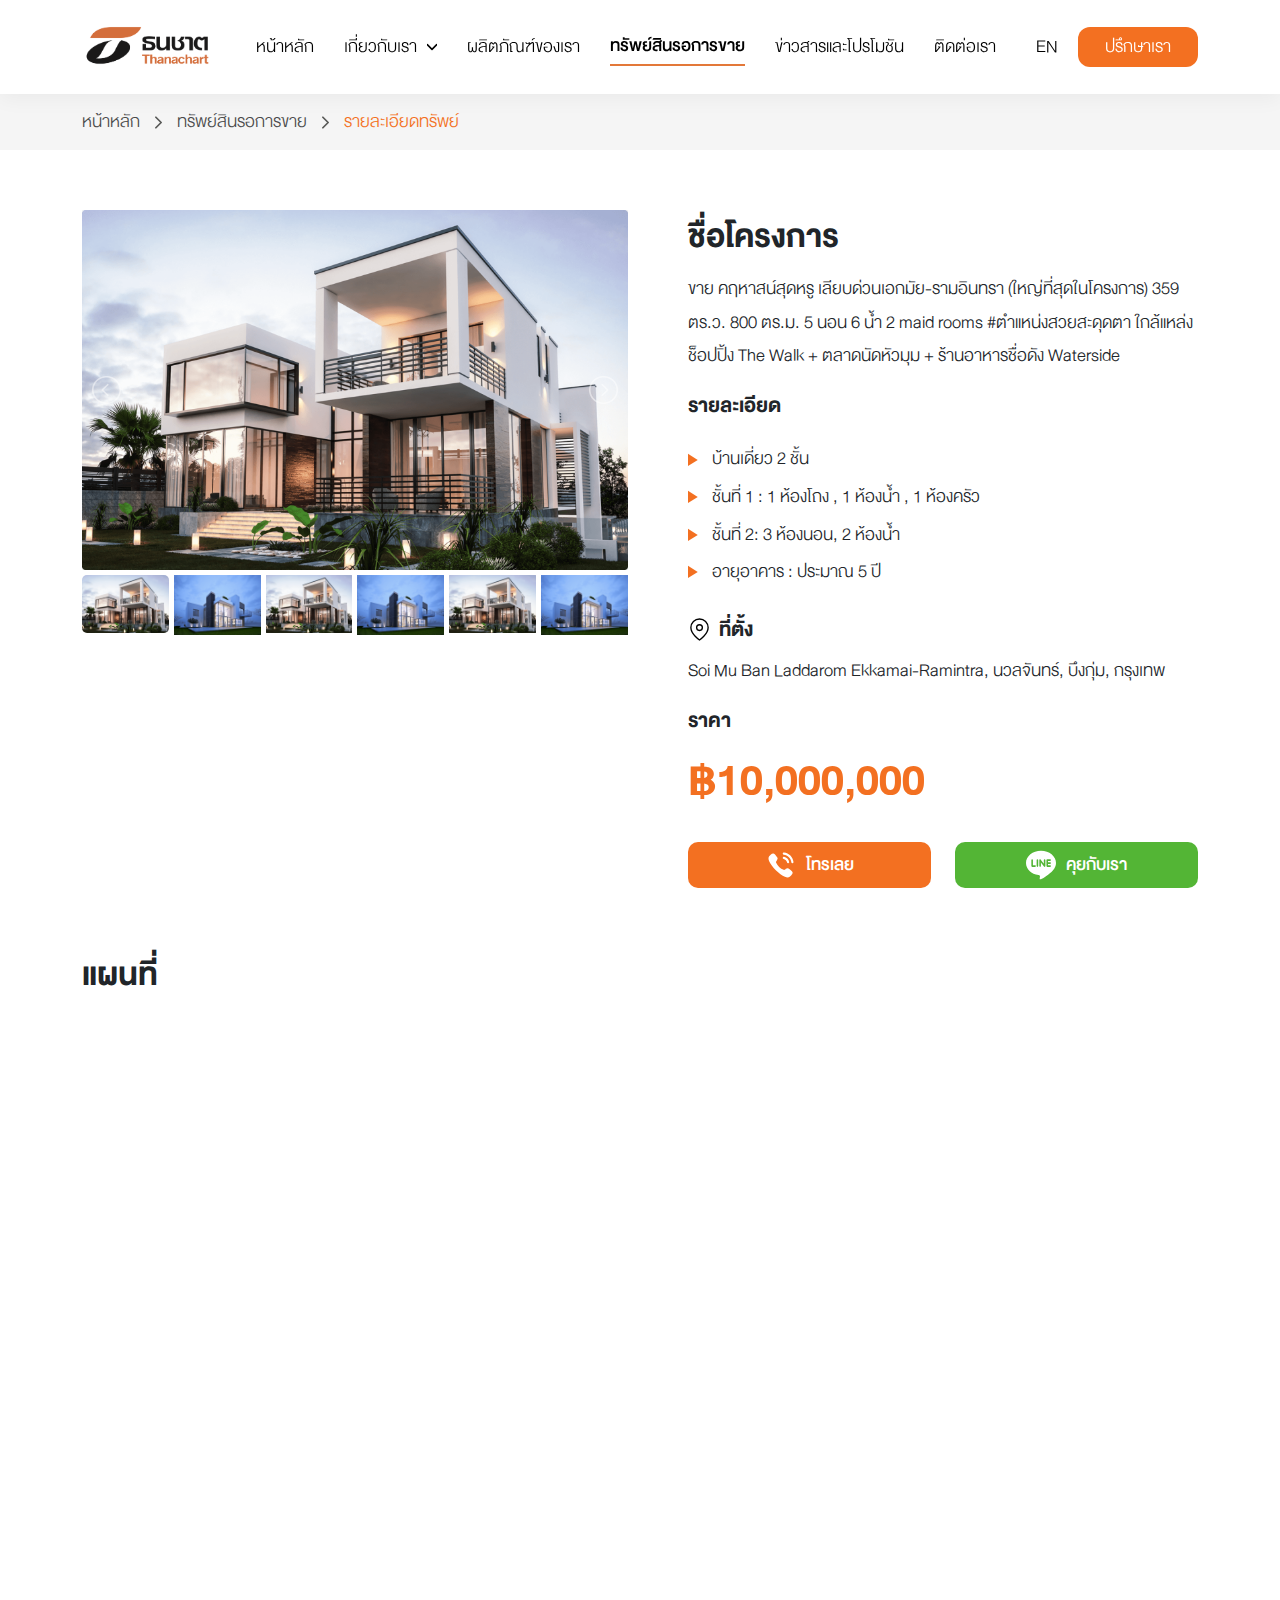
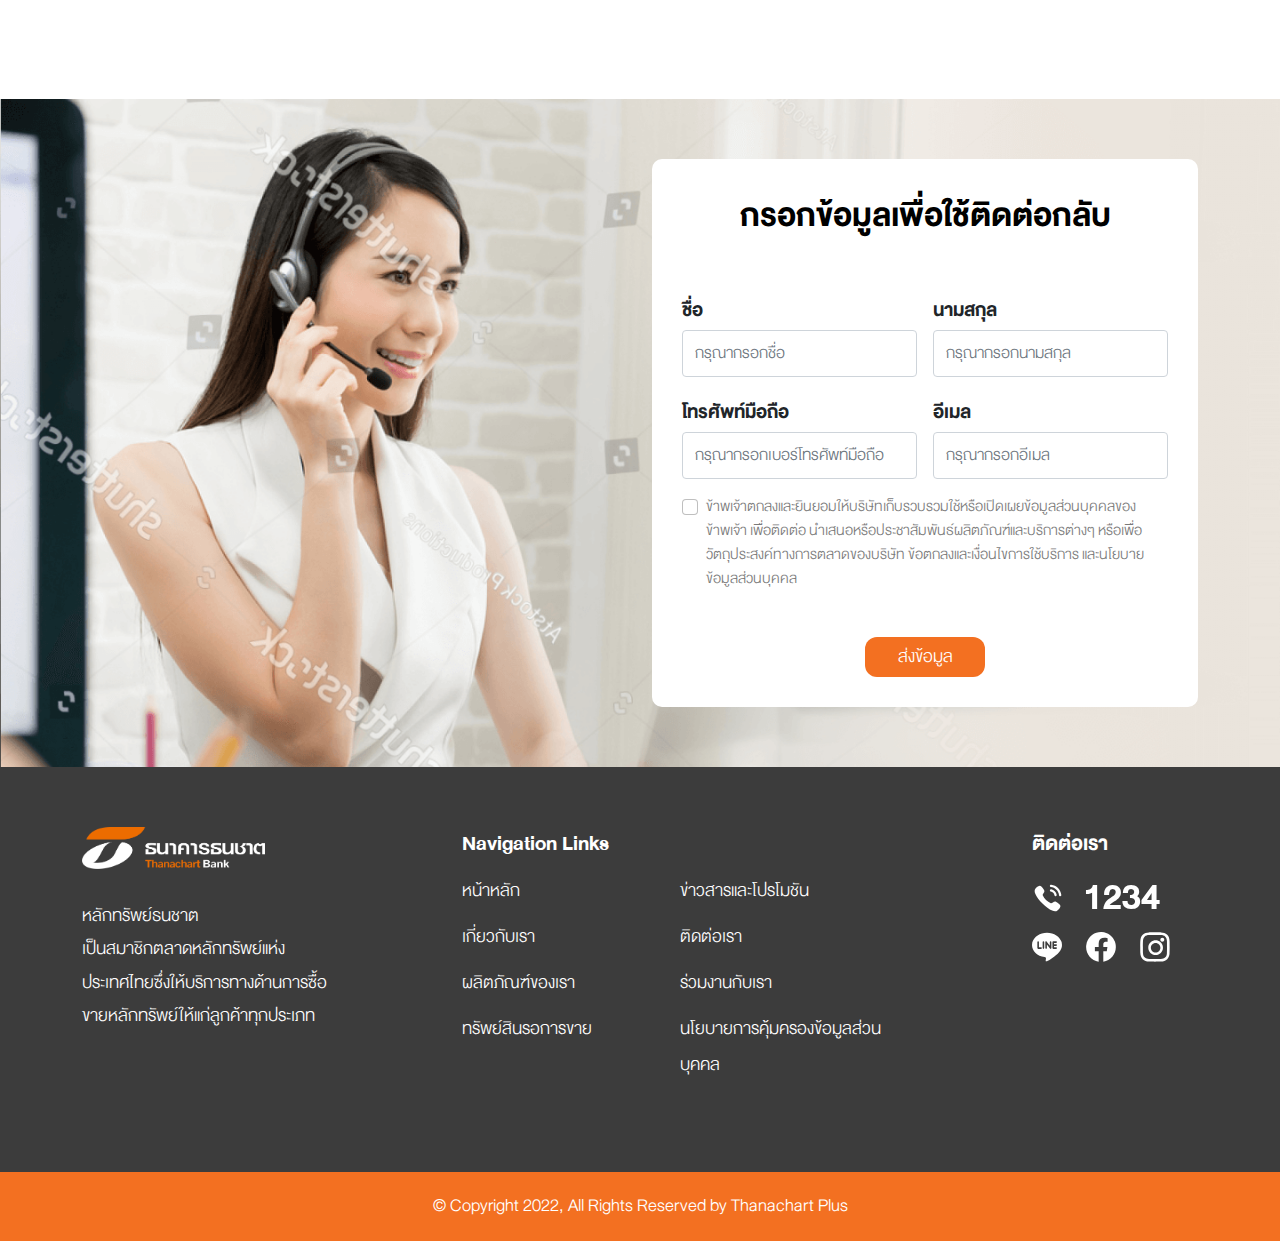
<file: asset_detail.html>
<!DOCTYPE html>
<html lang="en">
  <head>
    <title>Welcome</title>
    <meta charset="utf-8" />
    <meta
      name="viewport"
      content="width=device-width, initial-scale=1.0, minimum-scale=1.0, maximum-scale=1.0, user-scalable=no"
    />

     <!-- CSS -->
     <link rel="stylesheet" href="assets/css/style.css" />
     <link rel="stylesheet" href="assets/css/bootstrap.min.css" />
 
     <!-- animate -->
     <link rel="stylesheet" href="assets/css/animate.min.css" />
 
     <!-- lightSlide -->
     <link type="text/css" rel="stylesheet" href="assets/css/lightslider.css" />
 
     <!-- splide -->
     <link type="text/css" rel="stylesheet" href="assets/css/splide.min.css" />
 
     <!-- owlcarousel -->
     <link rel="stylesheet" href="assets/css/owl.carousel.min.css" />
     <link rel="stylesheet" href="assets/css/owl.theme.default.min.css" />
  </head>

  <body>
    <!-- haeder -->
    <header class="header-sec bgc-white">
      <div class="container">
        <div class="navbar-sec animateMe" data-animation="fadeInDown">
          <a href="index.html" class="img-logo">
            <img src="./assets/img/logo-thanachart.png" alt="" />
          </a>
          <ul class="menu-list">
            <li class="menu-item">
              <a href="index.html">หน้าหลัก</a>
            </li>
            <li class="menu-item sub">
              <a href="#" class="icon">
                เกี่ยวกับเรา
                <svg
                  xmlns="http://www.w3.org/2000/svg"
                  width="10"
                  height="10"
                  viewBox="0 0 26 50"
                  fill="none"
                >
                  <path
                    d="M24.75 1.5L1.25 25L24.75 48.5"
                    stroke="white"
                    stroke-width="8"
                    stroke-linecap="round"
                    stroke-linejoin="round"
                  />
                </svg>
              </a>

              <ul class="submenu-list">
                <li class="submenu-item">
                  <a href="aboutus.html">ความเป็นมา</a>
                </li>
                <li class="submenu-item">
                  <a href="vision.html">วิสัยทัศน์และพันธกิจ</a>
                </li>
                <li class="submenu-item">
                  <a href="companystructure.html">ข้อมูลบริษัท</a>
                </li>
              </ul>
            </li>
            <li class="menu-item">
              <a href="ourproduct.html">ผลิตภัณฑ์ของเรา</a>
            </li>
            <li class="menu-item active">
              <a href="asset.html">ทรัพย์สินรอการขาย</a>
            </li>
            <li class="menu-item">
              <a href="promotion.html">ข่าวสารและโปรโมชัน</a>
            </li>
            <li class="menu-item">
              <a href="contactus.html">ติดต่อเรา</a>
            </li>
          </ul>
          <div class="wrap-box">
            <a href="" class="btn-link">en</a>
            <a href="" class="btn-main">ปรึกษาเรา</a>
          </div>
        </div>
      </div>
    </header>

    <!-- haeder mobile -->
    <header class="headerM-sec bgc-white">
      <div class="container">
        <div class="navbar-sec">
          <div class="wrap-box">
            <div class="">
              <input class="menu-btn" type="checkbox" id="menu-btn" />
              <label class="menu-icon" for="menu-btn">
                <span class="navicon"></span>
              </label>
              <ul class="menu">
                <li>
                  <a href="index.html">หน้าหลัก</a>
                </li>
                <li class="accordion">
                  <div class="accordion-item">
                    <h2 class="accordion-header">
                      <div
                        class="accordion-button collapsed"
                        data-bs-toggle="collapse"
                        data-bs-target="#collapseAboutUs"
                      >
                        <a href="#" class="icon">
                          เกี่ยวกับเรา

                          <svg
                            xmlns="http://www.w3.org/2000/svg"
                            width="10"
                            height="10"
                            viewBox="0 0 26 50"
                            fill="none"
                          >
                            <path
                              d="M24.75 1.5L1.25 25L24.75 48.5"
                              stroke="white"
                              stroke-width="8"
                              stroke-linecap="round"
                              stroke-linejoin="round"
                            />
                          </svg>
                        </a>
                      </div>
                    </h2>
                    <div
                      id="collapseAboutUs"
                      class="accordion-collapse collapse"
                    >
                      <ul class="submenu-list">
                        <li class="submenu-item">
                          <a href="aboutus.html">ความเป็นมา</a>
                        </li>
                        <li class="submenu-item">
                          <a href="vision.html">วิสัยทัศน์และพันธกิจ</a>
                        </li>
                        <li class="submenu-item">
                          <a href="companystructure.html">ข้อมูลบริษัท</a>
                        </li>
                      </ul>
                    </div>
                  </div>
                </li>
                <li>
                  <a href="ourproduct.html">ผลิตภัณฑ์ของเรา</a>
                </li>
                <li class="active">
                  <a href="asset.html">ทรัพย์สินรอการขาย</a>
                </li>
                <li>
                  <a href="promotion.html">ข่าวสารและโปรโมชัน</a>
                </li>
                <li>
                  <a href="contactus.html">ติดต่อเรา</a>
                </li>
              </ul>
            </div>

            <a href="index.html" class="img-logo animateMe" data-animation="fadeInDown">
              <img src="./assets/img/logo-thanachart.png" alt="" />
            </a>
          </div>

          <div class="wrap-box animateMe" data-animation="fadeInDown">
            <a href="" class="btn-link">en</a>
            <a href="" class="btn-main">ปรึกษาเรา</a>
          </div>
        </div>
      </div>
    </header>

    <!-- breadcrumb -->
    <nav aria-label="breadcrumb" class="bgc-gray-primaly">
      <div class="container">
        <ol class="breadcrumb">
          <li class="breadcrumb-item"><a href="index.html">หน้าหลัก</a></li>
          <li class="breadcrumb-item">
            <a href="asset.html">ทรัพย์สินรอการขาย</a>
          </li>
          <li class="breadcrumb-item active" aria-current="page">
            รายละเอียดทรัพย์
          </li>
        </ol>
      </div>
    </nav>

    <!-- asset -->
    <section class="wrapper-sec">
      <div class="container">
        <div class="row">
          <div class="col-12 col-lg-6 mb-5 animateMe" data-animation="fadeInUp">
            <ul id="imageGallery" class="image-gallery">
              <li
                data-thumb="./assets/img/s3.png"
                data-src="./assets/img/s3.png"
              >
                <img src="./assets/img/s3.png" />
              </li>
              <li
                data-thumb="./assets/img/s4.png"
                data-src="./assets/img/s4.png"
              >
                <img src="./assets/img/s4.png" />
              </li>
              <li
                data-thumb="./assets/img/s3.png"
                data-src="./assets/img/s3.png"
              >
                <img src="./assets/img/s3.png" />
              </li>
              <li
                data-thumb="./assets/img/s4.png"
                data-src="./assets/img/s4.png"
              >
                <img src="./assets/img/s4.png" />
              </li>
              <li
                data-thumb="./assets/img/s3.png"
                data-src="./assets/img/s3.png"
              >
                <img src="./assets/img/s3.png" />
              </li>
              <li
                data-thumb="./assets/img/s4.png"
                data-src="./assets/img/s4.png"
              >
                <img src="./assets/img/s4.png" />
              </li>
            </ul>
          </div>
          
          <div class="col-12 col-lg-6 ps-3 ps-lg-5 animateMe" data-animation="fadeInUp">
            <h2 class="head">ชื่อโครงการ</h2>
            <p class="desc">
              ขาย​ คฤหาสน์สุดหรู เลียบด่วนเอกมัย-รามอินทรา (ใหญ่ที่สุดในโครงการ)
              359 ตร.ว. 800 ตร.ม. 5 นอน 6 น้ำ 2 maid rooms #ตำแหน่งสวยสะดุดตา
              ใกล้แหล่งช็อปปิ้ง The Walk + ตลาดนัดหัวมุม + ร้านอาหารชื่อดัง
              Waterside
            </p>

            <h4 class="subhead t-bold">รายละเอียด</h4>

            <ul class="check-list">
              <li class="check-item mb-1">
                <div class="icon">
                  <svg
                    xmlns="http://www.w3.org/2000/svg"
                    width="10"
                    height="14"
                    viewBox="0 0 10 14"
                    fill="none"
                  >
                    <path
                      fill-rule="evenodd"
                      clip-rule="evenodd"
                      d="M0.0214844 0.723297L9.74489 6.91479L0.0214844 13.1063V0.723297Z"
                      fill="#F37021"
                    />
                  </svg>
                </div>

                <p class="subhead ms-0 mb-0">บ้านเดี่ยว 2 ชั้น</p>
              </li>

              <li class="check-item mb-1">
                <div class="icon">
                  <svg
                    xmlns="http://www.w3.org/2000/svg"
                    width="10"
                    height="14"
                    viewBox="0 0 10 14"
                    fill="none"
                  >
                    <path
                      fill-rule="evenodd"
                      clip-rule="evenodd"
                      d="M0.0214844 0.723297L9.74489 6.91479L0.0214844 13.1063V0.723297Z"
                      fill="#F37021"
                    />
                  </svg>
                </div>

                <p class="subhead ms-0 mb-0">
                  ชั้นที่ 1 : 1 ห้องโถง , 1 ห้องน้ำ , 1 ห้องครัว
                </p>
              </li>

              <li class="check-item mb-1">
                <div class="icon">
                  <svg
                    xmlns="http://www.w3.org/2000/svg"
                    width="10"
                    height="14"
                    viewBox="0 0 10 14"
                    fill="none"
                  >
                    <path
                      fill-rule="evenodd"
                      clip-rule="evenodd"
                      d="M0.0214844 0.723297L9.74489 6.91479L0.0214844 13.1063V0.723297Z"
                      fill="#F37021"
                    />
                  </svg>
                </div>

                <p class="subhead ms-0 mb-0">ชั้นที่ 2: 3 ห้องนอน, 2 ห้องน้ำ</p>
              </li>

              <li class="check-item mb-1">
                <div class="icon">
                  <svg
                    xmlns="http://www.w3.org/2000/svg"
                    width="10"
                    height="14"
                    viewBox="0 0 10 14"
                    fill="none"
                  >
                    <path
                      fill-rule="evenodd"
                      clip-rule="evenodd"
                      d="M0.0214844 0.723297L9.74489 6.91479L0.0214844 13.1063V0.723297Z"
                      fill="#F37021"
                    />
                  </svg>
                </div>

                <p class="subhead ms-0 mb-0">อายุอาคาร : ประมาณ 5 ปี</p>
              </li>

              <h4 class="subhead t-bold d-flex align-items-center mt-4">
                <svg
                  xmlns="http://www.w3.org/2000/svg"
                  width="23"
                  height="23"
                  viewBox="0 0 68 68"
                  fill="none"
                  class="me-2"
                >
                  <path
                    d="M59.5 28.3334C59.5 48.1667 34 65.1667 34 65.1667C34 65.1667 8.5 48.1667 8.5 28.3334C8.5 21.5704 11.1866 15.0843 15.9688 10.3022C20.751 5.51997 27.237 2.83337 34 2.83337C40.763 2.83337 47.249 5.51997 52.0312 10.3022C56.8134 15.0843 59.5 21.5704 59.5 28.3334Z"
                    stroke="black"
                    stroke-width="4"
                    stroke-linecap="round"
                    stroke-linejoin="round"
                  />
                  <path
                    d="M34 36.8334C38.6944 36.8334 42.5 33.0278 42.5 28.3334C42.5 23.639 38.6944 19.8334 34 19.8334C29.3056 19.8334 25.5 23.639 25.5 28.3334C25.5 33.0278 29.3056 36.8334 34 36.8334Z"
                    stroke="black"
                    stroke-width="4"
                    stroke-linecap="round"
                    stroke-linejoin="round"
                  />
                </svg>
                ที่ตั้ง
              </h4>

              <p class="desc">
                Soi Mu Ban Laddarom Ekkamai-Ramintra, นวลจันทร์, บึงกุ่ม,
                กรุงเทพ
              </p>

              <h4 class="subhead t-bold">ราคา</h4>
              <h1 class="title t-bold c-primary">฿10,000,000</h1>

              <div class="row mt-4">
                <div class="col">
                  <a
                    href=""
                    class="bgc-primary bd-rd btn-contact c-white t-medium"
                  >
                    <svg
                      xmlns="http://www.w3.org/2000/svg"
                      width="30"
                      height="30"
                      viewBox="0 0 157 157"
                      fill="none"
                    >
                      <path
                        fill-rule="evenodd"
                        clip-rule="evenodd"
                        d="M93.9111 13.1351C92.4518 12.9259 90.9859 13.3574 89.8198 14.2857C88.621 15.227 87.8718 16.5868 87.709 18.1099C87.3637 21.1889 89.5852 23.9738 92.6602 24.3202C113.866 26.6867 130.349 43.2061 132.733 64.4781C133.052 67.3283 135.443 69.4791 138.297 69.4791C138.512 69.4791 138.72 69.466 138.935 69.4398C140.427 69.2764 141.756 68.5377 142.694 67.361C143.626 66.1843 144.049 64.72 143.88 63.223C140.909 36.682 120.368 16.0834 93.9111 13.1351ZM94.3183 35.9133C91.2042 35.338 88.3441 37.3253 87.7513 40.3651C87.1584 43.4049 89.152 46.3727 92.1814 46.9676C101.302 48.7457 108.345 55.8059 110.13 64.9579V64.9645C110.638 67.599 112.957 69.5144 115.628 69.5144C115.987 69.5144 116.345 69.4817 116.71 69.4163C119.739 68.8083 121.733 65.847 121.14 62.8007C118.475 49.1314 107.954 38.5739 94.3183 35.9133ZM104.667 98.7173C107.62 97.0143 110.956 95.091 115.164 95.986C118.975 96.7901 131.966 107.335 135.523 110.989C137.855 113.381 139.152 115.852 139.354 118.324C139.705 128.018 126.532 139.086 124.135 140.465C120.949 142.76 117.242 143.917 113.079 143.917C108.825 143.917 104.082 142.707 98.9093 140.295C70.8433 128.58 27.969 86.5529 16.6332 58.7045C11.9294 48.3365 11.8969 39.7859 16.555 33.3598C18.4117 30.3462 28.9984 17.7491 38.4775 18.1478C40.9987 18.3636 43.4483 19.6579 45.8523 22.0113C49.4876 25.5741 59.768 38.6027 60.5628 42.4269C61.4423 46.6761 59.5139 50.0558 57.8005 53.0237C57.4351 53.6617 56.9427 54.4188 56.4032 55.2483C54.3559 58.3963 51.6309 62.5864 52.5952 65.2613C59.5074 82.2318 75.4753 97.0385 92.4531 103.994C95.0786 104.948 99.2663 102.204 102.404 100.147C103.222 99.6116 103.968 99.1226 104.597 98.7578L104.667 98.7173Z"
                        fill="white"
                      />
                    </svg>
                    โทรเลย
                  </a>
                </div>
                <div class="col">
                  <a
                    href=""
                    class="bgc-green bd-rd btn-contact c-white t-medium"
                  >
                    <svg
                      xmlns="http://www.w3.org/2000/svg"
                      width="30"
                      height="30"
                      viewBox="0 0 72 69"
                      fill="none"
                    >
                      <path
                        d="M36 0C16.155 0 0 13.1943 0 29.4097C0 43.9331 12.81 56.1014 30.105 58.4144C31.278 58.6635 32.874 59.1945 33.279 60.1965C33.639 61.1055 33.516 62.5095 33.393 63.4576L32.901 66.5356C32.766 67.4447 32.181 70.1147 36.048 68.4827C39.921 66.8567 56.796 56.1704 64.356 47.4252C69.528 41.725 72 35.8839 72 29.4097C72 13.1943 55.845 0 36 0ZM21.909 39.052H14.751C13.716 39.052 12.861 38.1909 12.861 37.1529V22.7496C12.861 21.7085 13.716 20.8475 14.751 20.8475C15.795 20.8475 16.641 21.7085 16.641 22.7496V35.2509H21.909C22.953 35.2509 23.796 36.1059 23.796 37.1529C23.796 38.1909 22.95 39.052 21.909 39.052V39.052ZM29.307 37.1529C29.307 38.1909 28.461 39.052 27.414 39.052C26.379 39.052 25.533 38.1909 25.533 37.1529V22.7496C25.533 21.7085 26.379 20.8475 27.423 20.8475C28.461 20.8475 29.307 21.7085 29.307 22.7496V37.1529ZM46.53 37.1529C46.53 37.9689 46.008 38.692 45.234 38.953C45.042 39.016 44.835 39.046 44.637 39.046C44.004 39.046 43.464 38.773 43.107 38.2899L35.778 28.2757V37.1499C35.778 38.1879 34.941 39.049 33.885 39.049C32.847 39.049 32.007 38.1879 32.007 37.1499V22.7496C32.007 21.9335 32.526 21.2105 33.297 20.9525C33.477 20.8835 33.705 20.8535 33.879 20.8535C34.464 20.8535 35.004 21.1685 35.364 21.6215L42.75 31.6748V22.7496C42.75 21.7085 43.596 20.8475 44.64 20.8475C45.675 20.8475 46.53 21.7085 46.53 22.7496V37.1529ZM58.095 28.0477C59.142 28.0477 59.985 28.9087 59.985 29.9527C59.985 30.9938 59.142 31.8548 58.095 31.8548H52.83V35.2509H58.095C59.142 35.2509 59.985 36.1059 59.985 37.1529C59.985 38.1909 59.142 39.052 58.095 39.052H50.937C49.902 39.052 49.056 38.1909 49.056 37.1529V22.7496C49.056 21.7085 49.902 20.8475 50.946 20.8475H58.104C59.142 20.8475 59.985 21.7085 59.985 22.7496C59.985 23.8026 59.142 24.6516 58.095 24.6516H52.83V28.0477H58.095Z"
                        fill="white"
                      />
                    </svg>
                    คุยกับเรา
                  </a>
                </div>
              </div>
            </ul>
          </div>
        </div>
      </div>
    </section>

    <!-- map -->
    <section class="">
      <div class="container">
        <h2 class="head mb-5">แผนที่</h2>
      </div>
      <iframe
        src="https://www.google.com/maps/embed?pb=!1m18!1m12!1m3!1d10394.473002276709!2d100.61745227026852!3d13.739784949976846!2m3!1f0!2f0!3f0!3m2!1i1024!2i768!4f13.1!3m3!1m2!1s0x311d6132703df819%3A0x7c9485719abfdd84!2z4Lia4Lij4Li04Lip4Lix4LiXIOC4mOC4meC4iuC4suC4leC4m-C4o-C4sOC4geC4seC4meC4oOC4seC4oiDguIjguLPguIHguLHguJQgKOC4oeC4q-C4suC4iuC4mSk!5e0!3m2!1sth!2sth!4v1656585303233!5m2!1sth!2sth"
        width="100%"
        height="650"
        style="border: 0; margin-bottom: -9px"
        allowfullscreen=""
        loading="lazy"
        referrerpolicy="no-referrer-when-downgrade"
      ></iframe>
    </section>

    <!-- call back -->
    <section class="wrapper-sec bgi-secondary">
      <div class="container">
        <div class="row">
          <div class="col-12 offset-lg-6 col-lg-6 offset-md-4 col-md-8">
            <div class="wrap-form bgc-white pd-3 bd-rd animateMe" data-animation="fadeInUp">
              <h2 class="head c-dark text-center mb-5">
                กรอกข้อมูลเพื่อใช้ติดต่อกลับ
              </h2>

              <form class="row g-3">
                <!-- <div class="col-12">
                  <label for="" class="form-label">ผลิตภัณฑ์ที่สนใจ</label>
                  <div class="row">
                    <div class="col">
                      <div class="form-check form-check-inline">
                        <input
                          class="form-check-input"
                          type="checkbox"
                          id="inlineCheckbox1"
                          value="option1"
                          checked
                        />
                        <label class="form-check-label" for="inlineCheckbox1"
                          >วงเงินกู้ระยะยาว</label
                        >
                      </div>
                      <div class="form-check form-check-inline">
                        <input
                          class="form-check-input"
                          type="checkbox"
                          id="inlineCheckbox2"
                          value="option2"
                        />
                        <label class="form-check-label" for="inlineCheckbox2"
                          >เงินทุนหมุนเวียน</label
                        >
                      </div>
                      <div class="form-check form-check-inline">
                        <input
                          class="form-check-input"
                          type="checkbox"
                          id="inlineCheckbox3"
                          value="option3"
                        />
                        <label class="form-check-label" for="inlineCheckbox3"
                          >ทรัพย์สินรอการขาย</label
                        >
                      </div>
                    </div>
                  </div>
                </div> -->

                <div class="col-md-6">
                  <label for="" class="form-label">ชื่อ</label>
                  <input
                    type="text"
                    class="form-control"
                    id=""
                    placeholder="กรุณากรอกชื่อ"
                  />
                </div>

                <div class="col-md-6">
                  <label for="" class="form-label">นามสกุล</label>
                  <input
                    type="text"
                    class="form-control"
                    id=""
                    placeholder="กรุณากรอกนามสกุล"
                  />
                </div>

                <div class="col-md-6">
                  <label for="" class="form-label">โทรศัพท์มือถือ</label>
                  <input
                    type="tel"
                    class="form-control"
                    id=""
                    placeholder="กรุณากรอกเบอร์โทรศัพท์มือถือ"
                  />
                </div>

                <div class="col-md-6">
                  <label for="" class="form-label">อีเมล</label>
                  <input
                    type="email"
                    class="form-control"
                    id=""
                    placeholder="กรุณากรอกอีเมล"
                  />
                </div>

                <div class="col-12">
                  <div class="form-check">
                    <input
                      class="form-check-input"
                      type="checkbox"
                      id="gridCheck"
                    />
                    <label class="form-check-label" for="gridCheck">
                      ข้าพเจ้าตกลงและยินยอมให้บริษัทเก็บรวบรวมใช้หรือเปิดเผยข้อมูลส่วนบุคคลของข้าพเจ้า
                      เพื่อติดต่อ นำเสนอหรือประชาสัมพันธ์ผลิตภัณฑ์และบริการต่างๆ
                      หรือเพื่อวัตถุประสงค์ทางการตลาดของบริษัท
                      ข้อตกลงและเงื่อนไขการใช้บริการ และนโยบายข้อมูลส่วนบุคคล
                    </label>
                  </div>
                </div>

                <div class="col-12">
                  <a href="" type="submit" class="btn-main m-auto">ส่งข้อมูล</a>
                </div>
              </form>
            </div>
          </div>
        </div>
      </div>
    </section>

     <!-- footer -->
     <footer class="wrapper-sec bgc-dark">
      <div class="container">
        <div class="row">
          <div class="col-12 col-lg-3 col-md-5 mb-4 animateMe" data-animation="fadeInUp">
            <a href="index.html" class="img-footer">
              <img src="./assets/img/logo-footer.png" alt="" />
            </a>
            <p class="desc c-white">
              หลักทรัพย์ธนชาต <br />
              เป็นสมาชิกตลาดหลักทรัพย์แห่งประเทศไทยซึ่งให้บริการทางด้านการซื้อขายหลักทรัพย์ให้แก่ลูกค้าทุกประเภท
            </p>
          </div>

          <div class="col-12 offset-lg-1 col-lg-6 mb-4 animateMe" data-animation="fadeInUp">
            <h6 class="subhead c-white t-bold">Navigation Links</h6>
            <ul class="navigation-list">
              <li class="navigation-item">
                <a href="index.html">หน้าหลัก</a>
              </li>
              <li class="navigation-item">
                <a href="promotion.html">ข่าวสารและโปรโมชัน</a>
              </li>
              <li class="navigation-item">
                <a href="aboutus.html">เกี่ยวกับเรา</a>
              </li>
              <li class="navigation-item">
                <a href="contactus.html">ติดต่อเรา</a>
              </li>
              <li class="navigation-item">
                <a href="ourproduct.html">ผลิตภัณฑ์ของเรา</a>
              </li>
              <li class="navigation-item">
                <a href="applyjob.html">ร่วมงานกับเรา</a>
              </li>
              <li class="navigation-item">
                <a href="asset.html">ทรัพย์สินรอการขาย</a>
              </li>
              <li class="navigation-item">
                <a href="policy.html">นโยบายการคุ้มครองข้อมูลส่วนบุคคล</a>
              </li>
            </ul>
          </div>

          <div class="col-12 col-lg-2 mb-4 animateMe" data-animation="fadeInUp">
            <h6 class="subhead c-white t-bold">ติดต่อเรา</h6>
            <a href="" class="btn-call head c-white">
              <div class="icn">
                <svg
                  xmlns="http://www.w3.org/2000/svg"
                  width="32"
                  height="32"
                  viewBox="0 0 157 157"
                  fill="none"
                >
                  <path
                    fill-rule="evenodd"
                    clip-rule="evenodd"
                    d="M93.9111 13.1351C92.4518 12.9259 90.9859 13.3574 89.8198 14.2857C88.621 15.227 87.8718 16.5868 87.709 18.1099C87.3637 21.1889 89.5852 23.9738 92.6602 24.3202C113.866 26.6867 130.349 43.2061 132.733 64.4781C133.052 67.3283 135.443 69.4791 138.297 69.4791C138.512 69.4791 138.72 69.466 138.935 69.4398C140.427 69.2764 141.756 68.5377 142.694 67.361C143.626 66.1843 144.049 64.72 143.88 63.223C140.909 36.682 120.368 16.0834 93.9111 13.1351ZM94.3183 35.9133C91.2042 35.338 88.3441 37.3253 87.7513 40.3651C87.1584 43.4049 89.152 46.3727 92.1814 46.9676C101.302 48.7457 108.345 55.8059 110.13 64.9579V64.9645C110.638 67.599 112.957 69.5144 115.628 69.5144C115.987 69.5144 116.345 69.4817 116.71 69.4163C119.739 68.8083 121.733 65.847 121.14 62.8007C118.475 49.1314 107.954 38.5739 94.3183 35.9133ZM104.667 98.7173C107.62 97.0143 110.956 95.091 115.164 95.986C118.975 96.7901 131.966 107.335 135.523 110.989C137.855 113.381 139.152 115.852 139.354 118.324C139.705 128.018 126.532 139.086 124.135 140.465C120.949 142.76 117.242 143.917 113.079 143.917C108.825 143.917 104.082 142.707 98.9093 140.295C70.8433 128.58 27.969 86.5529 16.6332 58.7045C11.9294 48.3365 11.8969 39.7859 16.555 33.3598C18.4117 30.3462 28.9984 17.7491 38.4775 18.1478C40.9987 18.3636 43.4483 19.6579 45.8523 22.0113C49.4876 25.5741 59.768 38.6027 60.5628 42.4269C61.4423 46.6761 59.5139 50.0558 57.8005 53.0237C57.4351 53.6617 56.9427 54.4188 56.4032 55.2483C54.3559 58.3963 51.6309 62.5864 52.5952 65.2613C59.5074 82.2318 75.4753 97.0385 92.4531 103.994C95.0786 104.948 99.2663 102.204 102.404 100.147C103.222 99.6116 103.968 99.1226 104.597 98.7578L104.667 98.7173Z"
                    fill="white"
                  />
                </svg>
              </div>
              <h1 class="head t-bold mb-0">1234</h1>
            </a>
            <ul class="social-list">
              <li class="social-item">
                <a href="">
                  <svg
                    xmlns="http://www.w3.org/2000/svg"
                    width="30"
                    height="30"
                    viewBox="0 0 72 69"
                    fill="none"
                  >
                    <path
                      d="M36 0C16.155 0 0 13.1943 0 29.4097C0 43.9331 12.81 56.1014 30.105 58.4144C31.278 58.6635 32.874 59.1945 33.279 60.1965C33.639 61.1055 33.516 62.5095 33.393 63.4576L32.901 66.5356C32.766 67.4447 32.181 70.1147 36.048 68.4827C39.921 66.8567 56.796 56.1704 64.356 47.4252C69.528 41.725 72 35.8839 72 29.4097C72 13.1943 55.845 0 36 0ZM21.909 39.052H14.751C13.716 39.052 12.861 38.1909 12.861 37.1529V22.7496C12.861 21.7085 13.716 20.8475 14.751 20.8475C15.795 20.8475 16.641 21.7085 16.641 22.7496V35.2509H21.909C22.953 35.2509 23.796 36.1059 23.796 37.1529C23.796 38.1909 22.95 39.052 21.909 39.052V39.052ZM29.307 37.1529C29.307 38.1909 28.461 39.052 27.414 39.052C26.379 39.052 25.533 38.1909 25.533 37.1529V22.7496C25.533 21.7085 26.379 20.8475 27.423 20.8475C28.461 20.8475 29.307 21.7085 29.307 22.7496V37.1529ZM46.53 37.1529C46.53 37.9689 46.008 38.692 45.234 38.953C45.042 39.016 44.835 39.046 44.637 39.046C44.004 39.046 43.464 38.773 43.107 38.2899L35.778 28.2757V37.1499C35.778 38.1879 34.941 39.049 33.885 39.049C32.847 39.049 32.007 38.1879 32.007 37.1499V22.7496C32.007 21.9335 32.526 21.2105 33.297 20.9525C33.477 20.8835 33.705 20.8535 33.879 20.8535C34.464 20.8535 35.004 21.1685 35.364 21.6215L42.75 31.6748V22.7496C42.75 21.7085 43.596 20.8475 44.64 20.8475C45.675 20.8475 46.53 21.7085 46.53 22.7496V37.1529ZM58.095 28.0477C59.142 28.0477 59.985 28.9087 59.985 29.9527C59.985 30.9938 59.142 31.8548 58.095 31.8548H52.83V35.2509H58.095C59.142 35.2509 59.985 36.1059 59.985 37.1529C59.985 38.1909 59.142 39.052 58.095 39.052H50.937C49.902 39.052 49.056 38.1909 49.056 37.1529V22.7496C49.056 21.7085 49.902 20.8475 50.946 20.8475H58.104C59.142 20.8475 59.985 21.7085 59.985 22.7496C59.985 23.8026 59.142 24.6516 58.095 24.6516H52.83V28.0477H58.095Z"
                      fill="white"
                    />
                  </svg>
                </a>
              </li>
              <li class="social-item">
                <a href="">
                  <svg
                    xmlns="http://www.w3.org/2000/svg"
                    width="30"
                    height="30"
                    viewBox="0 0 70 70"
                    fill="none"
                  >
                    <path
                      d="M69.6314 34.8758C69.6285 16.3211 55.1896 1.01622 36.7744 0.0482466C18.3593 -0.919732 2.41406 12.788 0.48977 31.2414C-1.43452 49.6948 11.3357 66.4342 29.5495 69.3333V44.9584H20.7488V34.8758H29.5495V27.1911C29.5495 18.4492 34.7255 13.6205 42.6422 13.6205C45.2421 13.6567 47.8359 13.8841 50.4029 14.3006V22.8856H46.0308C44.5215 22.6839 43.0031 23.1838 41.9042 24.2441C40.8054 25.3044 40.2454 26.81 40.3824 28.3357V34.8758H49.9978L48.4595 44.9584H40.3824V69.3333C57.2292 66.6518 69.6341 52.0378 69.6314 34.8758Z"
                      fill="white"
                    />
                  </svg>
                </a>
              </li>
              <li class="social-item">
                <a href="">
                  <svg
                    xmlns="http://www.w3.org/2000/svg"
                    width="30"
                    height="30"
                    viewBox="0 0 67 67"
                    fill="none"
                  >
                    <path
                      fill-rule="evenodd"
                      clip-rule="evenodd"
                      d="M19.8629 0.846711C23.366 0.687974 24.484 0.649658 33.4034 0.649658C42.3228 0.649658 43.4408 0.687974 46.9439 0.846711C52.2835 1.09029 56.9703 2.3985 60.7335 6.16166C64.498 9.92618 65.8049 14.6144 66.0484 19.9512C66.2072 23.4544 66.2455 24.5724 66.2455 33.4918C66.2455 42.4111 66.2072 43.5291 66.0484 47.0323C65.8049 52.3719 64.4967 57.0587 60.7335 60.8219C56.969 64.5864 52.2794 65.8932 46.9439 66.1368C43.4408 66.2956 42.3228 66.3339 33.4034 66.3339C24.484 66.3339 23.366 66.2956 19.8629 66.1368C14.5233 65.8932 9.83644 64.585 6.07328 60.8219C2.30875 57.0573 1.00191 52.3691 0.758332 47.0323C0.599595 43.5291 0.561279 42.4111 0.561279 33.4918C0.561279 24.5724 0.599595 23.4544 0.758332 19.9512C1.00191 14.6117 2.31012 9.92482 6.07328 6.16166C9.83781 2.39713 14.526 1.09029 19.8629 0.846711ZM46.6739 6.75799C43.2104 6.59925 42.1718 6.56641 33.4029 6.56641C24.6341 6.56641 23.5954 6.60062 20.132 6.75799C16.3948 6.92904 12.9259 7.67756 10.2574 10.346C7.58902 13.0144 6.8405 16.4834 6.66944 20.2205C6.51071 23.684 6.47786 24.7226 6.47786 33.4915C6.47786 42.2603 6.51208 43.2989 6.66944 46.7624C6.8405 50.4996 7.58902 53.9685 10.2574 56.6369C12.9259 59.3053 16.3948 60.0539 20.132 60.2249C23.5941 60.3837 24.6327 60.4165 33.4029 60.4165C42.1731 60.4165 43.2118 60.3823 46.6739 60.2249C50.411 60.0539 53.88 59.3053 56.5484 56.6369C59.2168 53.9685 59.9653 50.4996 60.1364 46.7624C60.2951 43.2989 60.328 42.2603 60.328 33.4915C60.328 24.7226 60.2938 23.684 60.1364 20.2205C59.9653 16.4834 59.2168 13.0144 56.5484 10.346C53.88 7.67756 50.411 6.92904 46.6739 6.75799Z"
                      fill="white"
                    />
                    <path
                      fill-rule="evenodd"
                      clip-rule="evenodd"
                      d="M18.4753 34.9836C18.4753 25.9149 25.8264 18.5625 34.8964 18.5625C43.9663 18.5625 51.3174 25.9136 51.3174 34.9836C51.3174 44.0535 43.9663 51.4046 34.8964 51.4046C25.8264 51.4046 18.4753 44.0522 18.4753 34.9836ZM24.237 34.9825C24.237 40.8692 29.0098 45.642 34.8965 45.642C40.7833 45.642 45.5561 40.8692 45.5561 34.9825C45.5561 29.0957 40.7833 24.3229 34.8965 24.3229C29.0098 24.3229 24.237 29.0957 24.237 34.9825Z"
                      fill="white"
                    />
                    <circle
                      cx="49.8242"
                      cy="17.0708"
                      r="4.47847"
                      fill="white"
                    />
                  </svg>
                </a>
              </li>
            </ul>
          </div>
        </div>
      </div>
    </footer>

    <div class="license c-white bgc-primary">
      <h4 class="mb-0">
        © Copyright 2022, All Rights Reserved by Thanachart Plus
      </h4>
    </div>

    <!-- JS -->
    <script src="assets/js/jquery.min.js"></script>
    <script src="assets/js/bootstrap.bundle.min.js"></script>
    <script src="assets/js/script.js"></script>

    <!-- animate -->
    <script src="assets/js/jquery.waypoints.min.js"></script>

    <!-- lightSlide -->
    <script src="assets/js/lightslider.js"></script>

    <!-- splide -->
    <script src="assets/js/splide.js"></script>
    
    <!-- owlcarousel -->
    <script src="assets/js/owl.carousel.min.js"></script>
  </body>
</html>
</file>
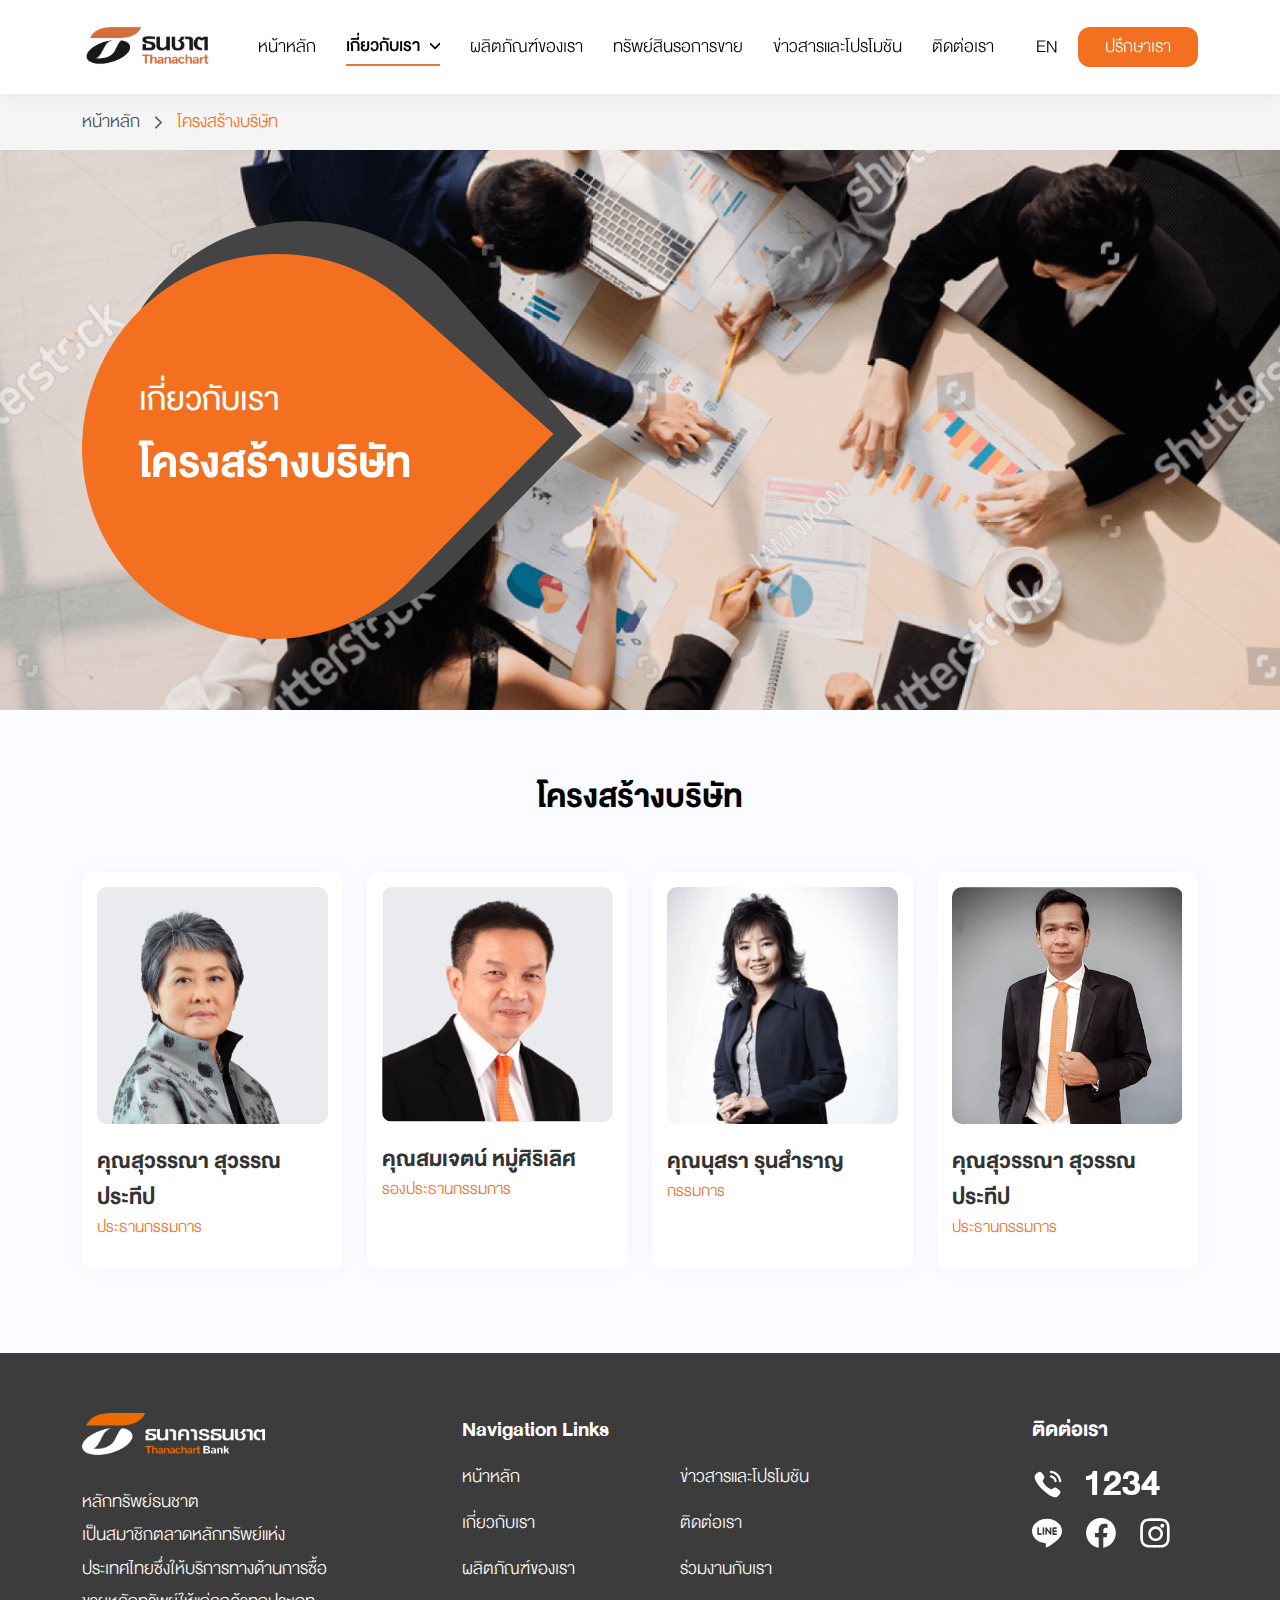
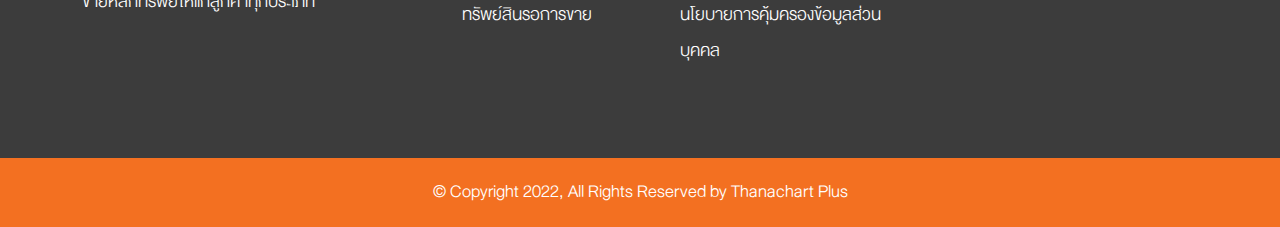
<file: companystructure.html>
<!DOCTYPE html>
<html lang="en">
  <head>
    <title>Welcome</title>
    <meta charset="utf-8" />
    <meta
      name="viewport"
      content="width=device-width, initial-scale=1.0, minimum-scale=1.0, maximum-scale=1.0, user-scalable=no"
    />

     <!-- CSS -->
     <link rel="stylesheet" href="assets/css/style.css" />
     <link rel="stylesheet" href="assets/css/bootstrap.min.css" />
 
     <!-- animate -->
     <link rel="stylesheet" href="assets/css/animate.min.css" />
 
     <!-- lightSlide -->
     <link type="text/css" rel="stylesheet" href="assets/css/lightslider.css" />
 
     <!-- splide -->
     <link type="text/css" rel="stylesheet" href="assets/css/splide.min.css" />
 
     <!-- owlcarousel -->
     <link rel="stylesheet" href="assets/css/owl.carousel.min.css" />
     <link rel="stylesheet" href="assets/css/owl.theme.default.min.css" />
  </head>

  <body>
    <!-- haeder -->
    <header class="header-sec bgc-white">
      <div class="container">
        <div class="navbar-sec animateMe" data-animation="fadeInDown">
          <a href="index.html" class="img-logo">
            <img src="./assets/img/logo-thanachart.png" alt="" />
          </a>
          <ul class="menu-list">
            <li class="menu-item">
              <a href="index.html">หน้าหลัก</a>
            </li>
            <li class="menu-item sub active">
              <a href="#" class="icon">
                เกี่ยวกับเรา
                <svg
                  xmlns="http://www.w3.org/2000/svg"
                  width="10"
                  height="10"
                  viewBox="0 0 26 50"
                  fill="none"
                >
                  <path
                    d="M24.75 1.5L1.25 25L24.75 48.5"
                    stroke="white"
                    stroke-width="8"
                    stroke-linecap="round"
                    stroke-linejoin="round"
                  />
                </svg>
              </a>

              <ul class="submenu-list">
                <li class="submenu-item">
                  <a href="aboutus.html">ความเป็นมา</a>
                </li>
                <li class="submenu-item">
                  <a href="vision.html">วิสัยทัศน์และพันธกิจ</a>
                </li>
                <li class="submenu-item">
                  <a href="companystructure.html">ข้อมูลบริษัท</a>
                </li>
              </ul>
            </li>
            <li class="menu-item">
              <a href="ourproduct.html">ผลิตภัณฑ์ของเรา</a>
            </li>
            <li class="menu-item">
              <a href="asset.html">ทรัพย์สินรอการขาย</a>
            </li>
            <li class="menu-item">
              <a href="promotion.html">ข่าวสารและโปรโมชัน</a>
            </li>
            <li class="menu-item">
              <a href="contactus.html">ติดต่อเรา</a>
            </li>
          </ul>
          <div class="wrap-box">
            <a href="" class="btn-link">en</a>
            <a href="" class="btn-main">ปรึกษาเรา</a>
          </div>
        </div>
      </div>
    </header>

    <!-- haeder mobile -->
    <header class="headerM-sec bgc-white">
      <div class="container">
        <div class="navbar-sec">
          <div class="wrap-box">
            <div class="">
              <input class="menu-btn" type="checkbox" id="menu-btn" />
              <label class="menu-icon" for="menu-btn">
                <span class="navicon"></span>
              </label>
              <ul class="menu">
                <li>
                  <a href="index.html">หน้าหลัก</a>
                </li>
                <li class="accordion active">
                  <div class="accordion-item">
                    <h2 class="accordion-header">
                      <div
                        class="accordion-button collapsed"
                        data-bs-toggle="collapse"
                        data-bs-target="#collapseAboutUs"
                      >
                        <a href="#" class="icon">
                          เกี่ยวกับเรา

                          <svg
                            xmlns="http://www.w3.org/2000/svg"
                            width="10"
                            height="10"
                            viewBox="0 0 26 50"
                            fill="none"
                          >
                            <path
                              d="M24.75 1.5L1.25 25L24.75 48.5"
                              stroke="white"
                              stroke-width="8"
                              stroke-linecap="round"
                              stroke-linejoin="round"
                            />
                          </svg>
                        </a>
                      </div>
                    </h2>
                    <div
                      id="collapseAboutUs"
                      class="accordion-collapse collapse"
                    >
                      <ul class="submenu-list">
                        <li class="submenu-item">
                          <a href="aboutus.html">ความเป็นมา</a>
                        </li>
                        <li class="submenu-item">
                          <a href="vision.html">วิสัยทัศน์และพันธกิจ</a>
                        </li>
                        <li class="submenu-item">
                          <a href="companystructure.html">ข้อมูลบริษัท</a>
                        </li>
                      </ul>
                    </div>
                  </div>
                </li>
                <li>
                  <a href="ourproduct.html">ผลิตภัณฑ์ของเรา</a>
                </li>
                <li>
                  <a href="asset.html">ทรัพย์สินรอการขาย</a>
                </li>
                <li>
                  <a href="promotion.html">ข่าวสารและโปรโมชัน</a>
                </li>
                <li>
                  <a href="contactus.html">ติดต่อเรา</a>
                </li>
              </ul>
            </div>

            <a href="index.html" class="img-logo animateMe" data-animation="fadeInDown">
              <img src="./assets/img/logo-thanachart.png" alt="" />
            </a>
          </div>

          <div class="wrap-box animateMe" data-animation="fadeInDown">
            <a href="" class="btn-link">en</a>
            <a href="" class="btn-main">ปรึกษาเรา</a>
          </div>
        </div>
      </div>
    </header>

    <!-- breadcrumb -->
    <nav aria-label="breadcrumb" class="bgc-gray-primaly">
      <div class="container">
        <ol class="breadcrumb">
          <li class="breadcrumb-item"><a href="index.html">หน้าหลัก</a></li>
          <li class="breadcrumb-item active" aria-current="page">โครงสร้างบริษัท</li>
        </ol>
      </div>
    </nav>

    <!-- subheader -->
    <section
      class="sub-header"
      style="background-image: url('./assets/img/bg-h3.png')"
    >
      <div class="container position-relative h-100">
        <div class="bg-head">
          <div style="padding-top: 20px" class="animateMe" data-animation="fadeInUp">
            <h6 class="subhead t-regular">เกี่ยวกับเรา</h6>
            <h3 class="head t-bold">โครงสร้างบริษัท</h3>
          </div>
        </div>
      </div>
    </section>

    <!-- companystructure -->
    <section class="wrapper-sec bgc-gray-secondary">
      <div class="container">
        <h2 class="head c-dark text-center mb-5">โครงสร้างบริษัท</h2>

        <div class="row">
          <div class="col-12 col-lg-3 col-md-6 mb-4 animateMe" data-animation="fadeInUp">
            <div class="wrap-item no-hv bgc-white pd-2 bd-rd bx-sd">
              <div class="img-box bd-rd">
                <img src="./assets/img/a1.png" alt="" />
              </div>
              <h4 class="head">คุณสุวรรณา สุวรรณประทีป</h4>
              <p class="desc c-primary">ประธานกรรมการ</p>
            </div>
          </div>

          <div class="col-12 col-lg-3 col-md-6 mb-4 animateMe" data-animation="fadeInUp">
            <div class="wrap-item no-hv bgc-white pd-2 bd-rd bx-sd">
              <div class="img-box bd-rd">
                <img src="./assets/img/a2.png" alt="" />
              </div>
              <h4 class="head">คุณสมเจตน์ หมู่ศิริเลิศ</h4>
              <p class="desc c-primary">รองประธานกรรมการ</p>
            </div>
          </div>

          <div class="col-12 col-lg-3 col-md-6 mb-4 animateMe" data-animation="fadeInUp">
            <div class="wrap-item no-hv bgc-white pd-2 bd-rd bx-sd">
              <div class="img-box bd-rd">
                <img src="./assets/img/a3.png" alt="" />
              </div>
              <h4 class="head">คุณนุสรา รุนสำราญ</h4>
              <p class="desc c-primary">กรรมการ</p>
            </div>
          </div>

          <div class="col-12 col-lg-3 col-md-6 mb-4 animateMe" data-animation="fadeInUp">
            <div class="wrap-item no-hv bgc-white pd-2 bd-rd bx-sd">
              <div class="img-box bd-rd">
                <img src="./assets/img/a4.png" alt="" />
              </div>
              <h4 class="head">คุณสุวรรณา สุวรรณประทีป</h4>
              <p class="desc c-primary">ประธานกรรมการ</p>
            </div>
          </div>
        </div>
      </div>
    </section>

     <!-- footer -->
     <footer class="wrapper-sec bgc-dark">
      <div class="container">
        <div class="row">
          <div class="col-12 col-lg-3 col-md-5 mb-4 animateMe" data-animation="fadeInUp">
            <a href="index.html" class="img-footer">
              <img src="./assets/img/logo-footer.png" alt="" />
            </a>
            <p class="desc c-white">
              หลักทรัพย์ธนชาต <br />
              เป็นสมาชิกตลาดหลักทรัพย์แห่งประเทศไทยซึ่งให้บริการทางด้านการซื้อขายหลักทรัพย์ให้แก่ลูกค้าทุกประเภท
            </p>
          </div>

          <div class="col-12 offset-lg-1 col-lg-6 mb-4 animateMe" data-animation="fadeInUp">
            <h6 class="subhead c-white t-bold">Navigation Links</h6>
            <ul class="navigation-list">
              <li class="navigation-item">
                <a href="index.html">หน้าหลัก</a>
              </li>
              <li class="navigation-item">
                <a href="promotion.html">ข่าวสารและโปรโมชัน</a>
              </li>
              <li class="navigation-item">
                <a href="aboutus.html">เกี่ยวกับเรา</a>
              </li>
              <li class="navigation-item">
                <a href="contactus.html">ติดต่อเรา</a>
              </li>
              <li class="navigation-item">
                <a href="ourproduct.html">ผลิตภัณฑ์ของเรา</a>
              </li>
              <li class="navigation-item">
                <a href="applyjob.html">ร่วมงานกับเรา</a>
              </li>
              <li class="navigation-item">
                <a href="asset.html">ทรัพย์สินรอการขาย</a>
              </li>
              <li class="navigation-item">
                <a href="policy.html">นโยบายการคุ้มครองข้อมูลส่วนบุคคล</a>
              </li>
            </ul>
          </div>

          <div class="col-12 col-lg-2 mb-4 animateMe" data-animation="fadeInUp">
            <h6 class="subhead c-white t-bold">ติดต่อเรา</h6>
            <a href="" class="btn-call head c-white">
              <div class="icn">
                <svg
                  xmlns="http://www.w3.org/2000/svg"
                  width="32"
                  height="32"
                  viewBox="0 0 157 157"
                  fill="none"
                >
                  <path
                    fill-rule="evenodd"
                    clip-rule="evenodd"
                    d="M93.9111 13.1351C92.4518 12.9259 90.9859 13.3574 89.8198 14.2857C88.621 15.227 87.8718 16.5868 87.709 18.1099C87.3637 21.1889 89.5852 23.9738 92.6602 24.3202C113.866 26.6867 130.349 43.2061 132.733 64.4781C133.052 67.3283 135.443 69.4791 138.297 69.4791C138.512 69.4791 138.72 69.466 138.935 69.4398C140.427 69.2764 141.756 68.5377 142.694 67.361C143.626 66.1843 144.049 64.72 143.88 63.223C140.909 36.682 120.368 16.0834 93.9111 13.1351ZM94.3183 35.9133C91.2042 35.338 88.3441 37.3253 87.7513 40.3651C87.1584 43.4049 89.152 46.3727 92.1814 46.9676C101.302 48.7457 108.345 55.8059 110.13 64.9579V64.9645C110.638 67.599 112.957 69.5144 115.628 69.5144C115.987 69.5144 116.345 69.4817 116.71 69.4163C119.739 68.8083 121.733 65.847 121.14 62.8007C118.475 49.1314 107.954 38.5739 94.3183 35.9133ZM104.667 98.7173C107.62 97.0143 110.956 95.091 115.164 95.986C118.975 96.7901 131.966 107.335 135.523 110.989C137.855 113.381 139.152 115.852 139.354 118.324C139.705 128.018 126.532 139.086 124.135 140.465C120.949 142.76 117.242 143.917 113.079 143.917C108.825 143.917 104.082 142.707 98.9093 140.295C70.8433 128.58 27.969 86.5529 16.6332 58.7045C11.9294 48.3365 11.8969 39.7859 16.555 33.3598C18.4117 30.3462 28.9984 17.7491 38.4775 18.1478C40.9987 18.3636 43.4483 19.6579 45.8523 22.0113C49.4876 25.5741 59.768 38.6027 60.5628 42.4269C61.4423 46.6761 59.5139 50.0558 57.8005 53.0237C57.4351 53.6617 56.9427 54.4188 56.4032 55.2483C54.3559 58.3963 51.6309 62.5864 52.5952 65.2613C59.5074 82.2318 75.4753 97.0385 92.4531 103.994C95.0786 104.948 99.2663 102.204 102.404 100.147C103.222 99.6116 103.968 99.1226 104.597 98.7578L104.667 98.7173Z"
                    fill="white"
                  />
                </svg>
              </div>
              <h1 class="head t-bold mb-0">1234</h1>
            </a>
            <ul class="social-list">
              <li class="social-item">
                <a href="">
                  <svg
                    xmlns="http://www.w3.org/2000/svg"
                    width="30"
                    height="30"
                    viewBox="0 0 72 69"
                    fill="none"
                  >
                    <path
                      d="M36 0C16.155 0 0 13.1943 0 29.4097C0 43.9331 12.81 56.1014 30.105 58.4144C31.278 58.6635 32.874 59.1945 33.279 60.1965C33.639 61.1055 33.516 62.5095 33.393 63.4576L32.901 66.5356C32.766 67.4447 32.181 70.1147 36.048 68.4827C39.921 66.8567 56.796 56.1704 64.356 47.4252C69.528 41.725 72 35.8839 72 29.4097C72 13.1943 55.845 0 36 0ZM21.909 39.052H14.751C13.716 39.052 12.861 38.1909 12.861 37.1529V22.7496C12.861 21.7085 13.716 20.8475 14.751 20.8475C15.795 20.8475 16.641 21.7085 16.641 22.7496V35.2509H21.909C22.953 35.2509 23.796 36.1059 23.796 37.1529C23.796 38.1909 22.95 39.052 21.909 39.052V39.052ZM29.307 37.1529C29.307 38.1909 28.461 39.052 27.414 39.052C26.379 39.052 25.533 38.1909 25.533 37.1529V22.7496C25.533 21.7085 26.379 20.8475 27.423 20.8475C28.461 20.8475 29.307 21.7085 29.307 22.7496V37.1529ZM46.53 37.1529C46.53 37.9689 46.008 38.692 45.234 38.953C45.042 39.016 44.835 39.046 44.637 39.046C44.004 39.046 43.464 38.773 43.107 38.2899L35.778 28.2757V37.1499C35.778 38.1879 34.941 39.049 33.885 39.049C32.847 39.049 32.007 38.1879 32.007 37.1499V22.7496C32.007 21.9335 32.526 21.2105 33.297 20.9525C33.477 20.8835 33.705 20.8535 33.879 20.8535C34.464 20.8535 35.004 21.1685 35.364 21.6215L42.75 31.6748V22.7496C42.75 21.7085 43.596 20.8475 44.64 20.8475C45.675 20.8475 46.53 21.7085 46.53 22.7496V37.1529ZM58.095 28.0477C59.142 28.0477 59.985 28.9087 59.985 29.9527C59.985 30.9938 59.142 31.8548 58.095 31.8548H52.83V35.2509H58.095C59.142 35.2509 59.985 36.1059 59.985 37.1529C59.985 38.1909 59.142 39.052 58.095 39.052H50.937C49.902 39.052 49.056 38.1909 49.056 37.1529V22.7496C49.056 21.7085 49.902 20.8475 50.946 20.8475H58.104C59.142 20.8475 59.985 21.7085 59.985 22.7496C59.985 23.8026 59.142 24.6516 58.095 24.6516H52.83V28.0477H58.095Z"
                      fill="white"
                    />
                  </svg>
                </a>
              </li>
              <li class="social-item">
                <a href="">
                  <svg
                    xmlns="http://www.w3.org/2000/svg"
                    width="30"
                    height="30"
                    viewBox="0 0 70 70"
                    fill="none"
                  >
                    <path
                      d="M69.6314 34.8758C69.6285 16.3211 55.1896 1.01622 36.7744 0.0482466C18.3593 -0.919732 2.41406 12.788 0.48977 31.2414C-1.43452 49.6948 11.3357 66.4342 29.5495 69.3333V44.9584H20.7488V34.8758H29.5495V27.1911C29.5495 18.4492 34.7255 13.6205 42.6422 13.6205C45.2421 13.6567 47.8359 13.8841 50.4029 14.3006V22.8856H46.0308C44.5215 22.6839 43.0031 23.1838 41.9042 24.2441C40.8054 25.3044 40.2454 26.81 40.3824 28.3357V34.8758H49.9978L48.4595 44.9584H40.3824V69.3333C57.2292 66.6518 69.6341 52.0378 69.6314 34.8758Z"
                      fill="white"
                    />
                  </svg>
                </a>
              </li>
              <li class="social-item">
                <a href="">
                  <svg
                    xmlns="http://www.w3.org/2000/svg"
                    width="30"
                    height="30"
                    viewBox="0 0 67 67"
                    fill="none"
                  >
                    <path
                      fill-rule="evenodd"
                      clip-rule="evenodd"
                      d="M19.8629 0.846711C23.366 0.687974 24.484 0.649658 33.4034 0.649658C42.3228 0.649658 43.4408 0.687974 46.9439 0.846711C52.2835 1.09029 56.9703 2.3985 60.7335 6.16166C64.498 9.92618 65.8049 14.6144 66.0484 19.9512C66.2072 23.4544 66.2455 24.5724 66.2455 33.4918C66.2455 42.4111 66.2072 43.5291 66.0484 47.0323C65.8049 52.3719 64.4967 57.0587 60.7335 60.8219C56.969 64.5864 52.2794 65.8932 46.9439 66.1368C43.4408 66.2956 42.3228 66.3339 33.4034 66.3339C24.484 66.3339 23.366 66.2956 19.8629 66.1368C14.5233 65.8932 9.83644 64.585 6.07328 60.8219C2.30875 57.0573 1.00191 52.3691 0.758332 47.0323C0.599595 43.5291 0.561279 42.4111 0.561279 33.4918C0.561279 24.5724 0.599595 23.4544 0.758332 19.9512C1.00191 14.6117 2.31012 9.92482 6.07328 6.16166C9.83781 2.39713 14.526 1.09029 19.8629 0.846711ZM46.6739 6.75799C43.2104 6.59925 42.1718 6.56641 33.4029 6.56641C24.6341 6.56641 23.5954 6.60062 20.132 6.75799C16.3948 6.92904 12.9259 7.67756 10.2574 10.346C7.58902 13.0144 6.8405 16.4834 6.66944 20.2205C6.51071 23.684 6.47786 24.7226 6.47786 33.4915C6.47786 42.2603 6.51208 43.2989 6.66944 46.7624C6.8405 50.4996 7.58902 53.9685 10.2574 56.6369C12.9259 59.3053 16.3948 60.0539 20.132 60.2249C23.5941 60.3837 24.6327 60.4165 33.4029 60.4165C42.1731 60.4165 43.2118 60.3823 46.6739 60.2249C50.411 60.0539 53.88 59.3053 56.5484 56.6369C59.2168 53.9685 59.9653 50.4996 60.1364 46.7624C60.2951 43.2989 60.328 42.2603 60.328 33.4915C60.328 24.7226 60.2938 23.684 60.1364 20.2205C59.9653 16.4834 59.2168 13.0144 56.5484 10.346C53.88 7.67756 50.411 6.92904 46.6739 6.75799Z"
                      fill="white"
                    />
                    <path
                      fill-rule="evenodd"
                      clip-rule="evenodd"
                      d="M18.4753 34.9836C18.4753 25.9149 25.8264 18.5625 34.8964 18.5625C43.9663 18.5625 51.3174 25.9136 51.3174 34.9836C51.3174 44.0535 43.9663 51.4046 34.8964 51.4046C25.8264 51.4046 18.4753 44.0522 18.4753 34.9836ZM24.237 34.9825C24.237 40.8692 29.0098 45.642 34.8965 45.642C40.7833 45.642 45.5561 40.8692 45.5561 34.9825C45.5561 29.0957 40.7833 24.3229 34.8965 24.3229C29.0098 24.3229 24.237 29.0957 24.237 34.9825Z"
                      fill="white"
                    />
                    <circle
                      cx="49.8242"
                      cy="17.0708"
                      r="4.47847"
                      fill="white"
                    />
                  </svg>
                </a>
              </li>
            </ul>
          </div>
        </div>
      </div>
    </footer>

    <div class="license c-white bgc-primary">
      <h4 class="mb-0">
        © Copyright 2022, All Rights Reserved by Thanachart Plus
      </h4>
    </div>

    <!-- JS -->
    <script src="assets/js/jquery.min.js"></script>
    <script src="assets/js/bootstrap.bundle.min.js"></script>
    <script src="assets/js/script.js"></script>

    <!-- animate -->
    <script src="assets/js/jquery.waypoints.min.js"></script>

    <!-- lightSlide -->
    <script src="assets/js/lightslider.js"></script>

    <!-- splide -->
    <script src="assets/js/splide.js"></script>
    
    <!-- owlcarousel -->
    <script src="assets/js/owl.carousel.min.js"></script>
  </body>
</html>
</file>
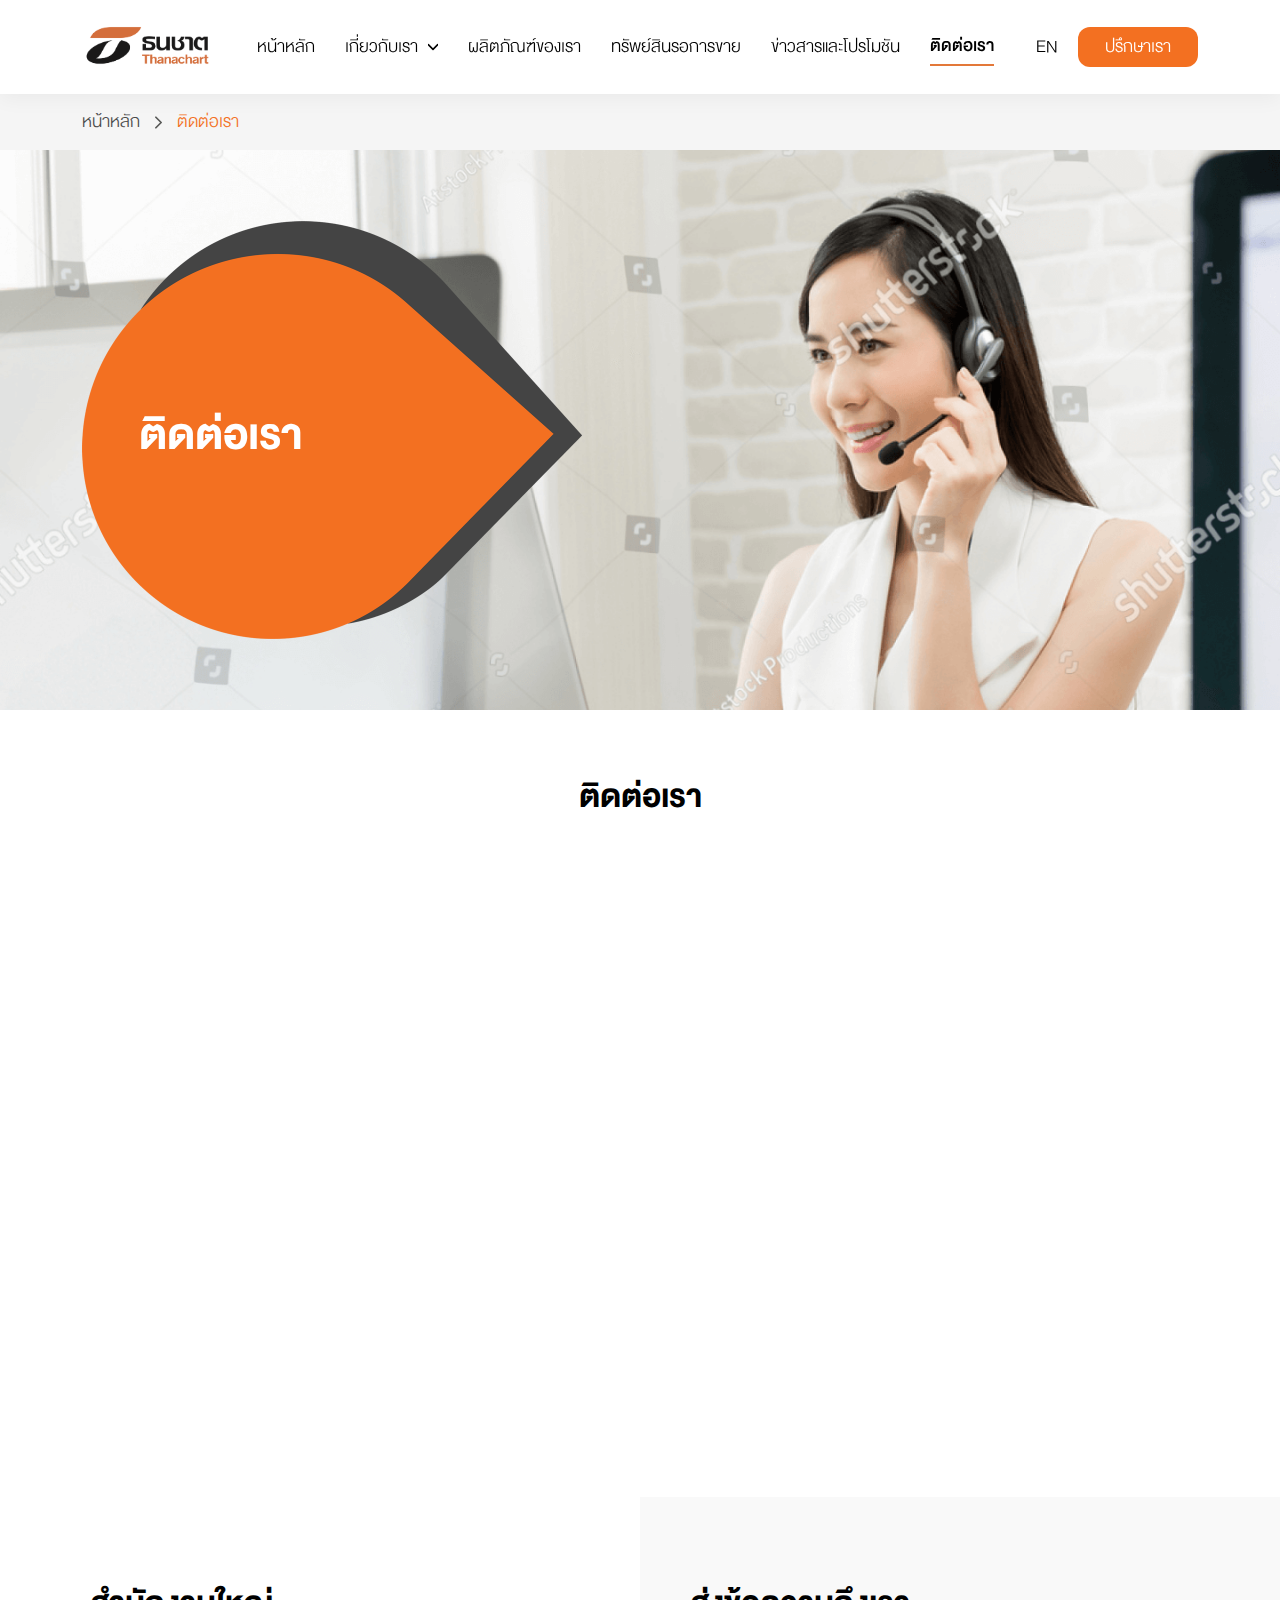
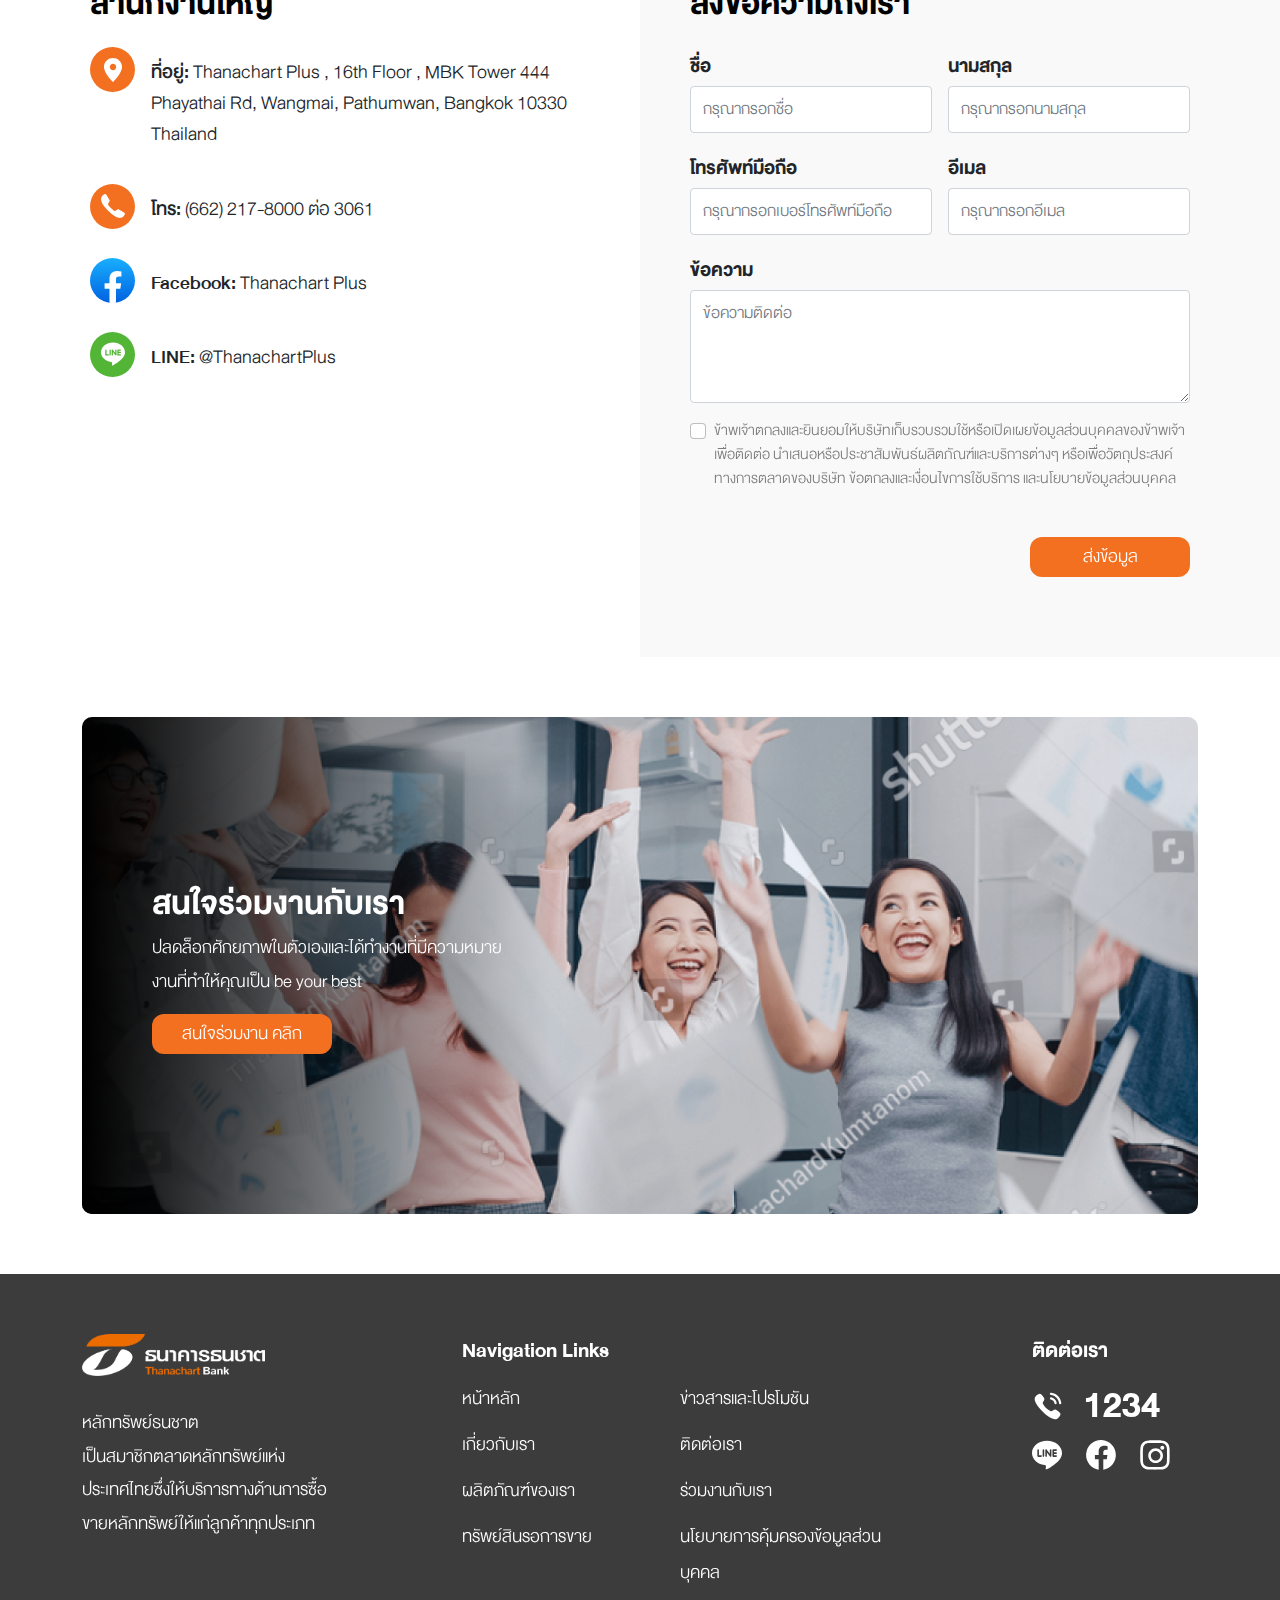
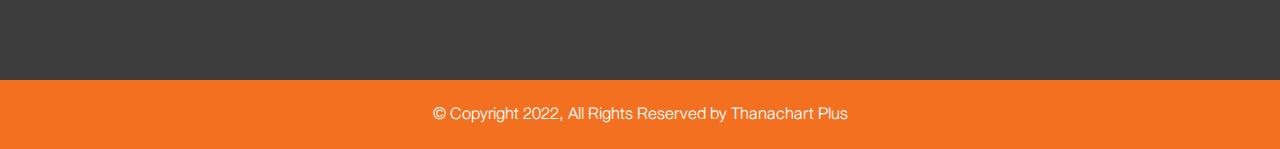
<file: contactus.html>
<!DOCTYPE html>
<html lang="en">
  <head>
    <title>Welcome</title>
    <meta charset="utf-8" />
    <meta
      name="viewport"
      content="width=device-width, initial-scale=1.0, minimum-scale=1.0, maximum-scale=1.0, user-scalable=no"
    />

     <!-- CSS -->
     <link rel="stylesheet" href="assets/css/style.css" />
     <link rel="stylesheet" href="assets/css/bootstrap.min.css" />
 
     <!-- animate -->
     <link rel="stylesheet" href="assets/css/animate.min.css" />
 
     <!-- lightSlide -->
     <link type="text/css" rel="stylesheet" href="assets/css/lightslider.css" />
 
     <!-- splide -->
     <link type="text/css" rel="stylesheet" href="assets/css/splide.min.css" />
 
     <!-- owlcarousel -->
     <link rel="stylesheet" href="assets/css/owl.carousel.min.css" />
     <link rel="stylesheet" href="assets/css/owl.theme.default.min.css" />
  </head>

  <body>
    <!-- haeder -->
    <header class="header-sec bgc-white">
      <div class="container">
        <div class="navbar-sec animateMe" data-animation="fadeInDown">
          <a href="index.html" class="img-logo">
            <img src="./assets/img/logo-thanachart.png" alt="" />
          </a>
          <ul class="menu-list">
            <li class="menu-item">
              <a href="index.html">หน้าหลัก</a>
            </li>
            <li class="menu-item sub">
              <a href="#" class="icon">
                เกี่ยวกับเรา
                <svg
                  xmlns="http://www.w3.org/2000/svg"
                  width="10"
                  height="10"
                  viewBox="0 0 26 50"
                  fill="none"
                >
                  <path
                    d="M24.75 1.5L1.25 25L24.75 48.5"
                    stroke="white"
                    stroke-width="8"
                    stroke-linecap="round"
                    stroke-linejoin="round"
                  />
                </svg>
              </a>

              <ul class="submenu-list">
                <li class="submenu-item">
                  <a href="aboutus.html">ความเป็นมา</a>
                </li>
                <li class="submenu-item">
                  <a href="vision.html">วิสัยทัศน์และพันธกิจ</a>
                </li>
                <li class="submenu-item">
                  <a href="companystructure.html">ข้อมูลบริษัท</a>
                </li>
              </ul>
            </li>
            <li class="menu-item">
              <a href="ourproduct.html">ผลิตภัณฑ์ของเรา</a>
            </li>
            <li class="menu-item">
              <a href="asset.html">ทรัพย์สินรอการขาย</a>
            </li>
            <li class="menu-item">
              <a href="promotion.html">ข่าวสารและโปรโมชัน</a>
            </li>
            <li class="menu-item active">
              <a href="contactus.html">ติดต่อเรา</a>
            </li>
          </ul>
          <div class="wrap-box">
            <a href="" class="btn-link">en</a>
            <a href="" class="btn-main">ปรึกษาเรา</a>
          </div>
        </div>
      </div>
    </header>

    <!-- haeder mobile -->
    <header class="headerM-sec bgc-white">
      <div class="container">
        <div class="navbar-sec">
          <div class="wrap-box">
            <div class="">
              <input class="menu-btn" type="checkbox" id="menu-btn" />
              <label class="menu-icon" for="menu-btn">
                <span class="navicon"></span>
              </label>
              <ul class="menu">
                <li>
                  <a href="index.html">หน้าหลัก</a>
                </li>
                <li class="accordion">
                  <div class="accordion-item">
                    <h2 class="accordion-header">
                      <div
                        class="accordion-button collapsed"
                        data-bs-toggle="collapse"
                        data-bs-target="#collapseAboutUs"
                      >
                        <a href="#" class="icon">
                          เกี่ยวกับเรา

                          <svg
                            xmlns="http://www.w3.org/2000/svg"
                            width="10"
                            height="10"
                            viewBox="0 0 26 50"
                            fill="none"
                          >
                            <path
                              d="M24.75 1.5L1.25 25L24.75 48.5"
                              stroke="white"
                              stroke-width="8"
                              stroke-linecap="round"
                              stroke-linejoin="round"
                            />
                          </svg>
                        </a>
                      </div>
                    </h2>
                    <div
                      id="collapseAboutUs"
                      class="accordion-collapse collapse"
                    >
                      <ul class="submenu-list">
                        <li class="submenu-item">
                          <a href="aboutus.html">ความเป็นมา</a>
                        </li>
                        <li class="submenu-item">
                          <a href="vision.html">วิสัยทัศน์และพันธกิจ</a>
                        </li>
                        <li class="submenu-item">
                          <a href="companystructure.html">ข้อมูลบริษัท</a>
                        </li>
                      </ul>
                    </div>
                  </div>
                </li>
                <li>
                  <a href="ourproduct.html">ผลิตภัณฑ์ของเรา</a>
                </li>
                <li>
                  <a href="asset.html">ทรัพย์สินรอการขาย</a>
                </li>
                <li>
                  <a href="promotion.html">ข่าวสารและโปรโมชัน</a>
                </li>
                <li class="active">
                  <a href="contactus.html">ติดต่อเรา</a>
                </li>
              </ul>
            </div>

            <a href="index.html" class="img-logo animateMe" data-animation="fadeInDown">
              <img src="./assets/img/logo-thanachart.png" alt="" />
            </a>
          </div>

          <div class="wrap-box animateMe" data-animation="fadeInDown">
            <a href="" class="btn-link">en</a>
            <a href="" class="btn-main">ปรึกษาเรา</a>
          </div>
        </div>
      </div>
    </header>

    <!-- breadcrumb -->
    <nav aria-label="breadcrumb" class="bgc-gray-primaly">
      <div class="container">
        <ol class="breadcrumb">
          <li class="breadcrumb-item"><a href="index.html">หน้าหลัก</a></li>
          <li class="breadcrumb-item active" aria-current="page">ติดต่อเรา</li>
        </ol>
      </div>
    </nav>

    <!-- subheader -->
    <section
      class="sub-header"
      style="background-image: url('./assets/img/bg-h8.png')"
    >
      <div class="container position-relative h-100">
        <div class="bg-head">
          <div style="padding-top: 20px" class="animateMe" data-animation="fadeInUp">
            <h3 class="head t-bold">ติดต่อเรา</h3>
          </div>
        </div>
      </div>
    </section>

    <!-- detail -->
    <div class="wrapper-sec pb-0">
      <div class="container">
        <h2 class="head c-dark text-center mb-4">ติดต่อเรา</h2>
      </div>

      <iframe
        src="https://www.google.com/maps/embed?pb=!1m18!1m12!1m3!1d10394.473002276709!2d100.61745227026852!3d13.739784949976846!2m3!1f0!2f0!3f0!3m2!1i1024!2i768!4f13.1!3m3!1m2!1s0x311d6132703df819%3A0x7c9485719abfdd84!2z4Lia4Lij4Li04Lip4Lix4LiXIOC4mOC4meC4iuC4suC4leC4m-C4o-C4sOC4geC4seC4meC4oOC4seC4oiDguIjguLPguIHguLHguJQgKOC4oeC4q-C4suC4iuC4mSk!5e0!3m2!1sth!2sth!4v1656585303233!5m2!1sth!2sth"
        width="100%"
        height="650"
        style="border: 0; margin-bottom: -9px"
        allowfullscreen=""
        loading="lazy"
        referrerpolicy="no-referrer-when-downgrade"
      ></iframe>

      <div class="w-100 d-flex flex-wrap">
        <div class="bgc-white box-item">
          <div class="box-wrap ms-auto animateMe" data-animation="fadeInUp">
            <h2 class="head c-dark text-left mb-3">สำนักงานใหญ่</h2>

            <ul class="contact-list">
              <li class="contact-item">
                <div class="icon bgc-primary bd-rd-50">
                  <svg
                    xmlns="http://www.w3.org/2000/svg"
                    width="24"
                    height="24"
                    viewBox="0 0 139 184"
                    fill="none"
                  >
                    <path
                      fill-rule="evenodd"
                      clip-rule="evenodd"
                      d="M0.167969 69.2884C0.167969 25.9434 35.3756 0.0407715 69.4101 0.0407715C103.445 0.0407715 138.652 25.9434 138.652 69.2884C138.652 115.257 75.0025 179.441 72.2898 182.15C71.5281 182.915 70.4895 183.343 69.4101 183.343C68.3308 183.343 67.2922 182.915 66.5305 182.15C63.8178 179.441 0.167969 115.257 0.167969 69.2884ZM44.9725 69.2885C44.9725 82.7673 55.9331 93.7288 69.4109 93.7288C82.8887 93.7288 93.8493 82.7673 93.8493 69.2885C93.8493 55.8097 82.8887 44.8482 69.4109 44.8482C55.9331 44.8482 44.9725 55.8097 44.9725 69.2885Z"
                      fill="white"
                    />
                  </svg>
                </div>
                <h3 class="subtitle t-medium ms-3">
                  ที่อยู่:
                  <span class="t-light">
                    Thanachart Plus , 16th Floor , MBK Tower 444 Phayathai Rd,
                    Wangmai, Pathumwan, Bangkok 10330 Thailand
                  </span>
                </h3>
              </li>
              <li class="contact-item">
                <div class="icon bgc-primary bd-rd-50">
                  <svg
                    xmlns="http://www.w3.org/2000/svg"
                    width="24"
                    height="24"
                    viewBox="0 0 204 204"
                    fill="none"
                  >
                    <path
                      d="M152.375 131.981C148.792 129.885 144.398 129.93 140.837 132.037L122.799 142.786C118.765 145.197 113.717 144.915 110.011 142.02C103.611 137.017 93.3014 128.612 84.3328 119.643C75.3641 110.675 66.9476 100.366 61.9562 93.9662C59.0606 90.2594 58.7789 85.2231 61.1901 81.1782L71.9389 63.1399C74.0684 59.5796 74.0797 55.1404 71.984 51.5576L45.5062 6.34347C42.9373 1.97191 37.8446 -0.180068 32.9208 1.03676C28.1323 2.19725 21.9128 5.03651 15.4004 11.56C-5.00435 31.9644 -15.8433 66.3735 60.8859 143.112C137.615 219.851 172.025 209.013 192.441 188.597C198.976 182.062 201.804 175.843 202.976 171.043C204.17 166.119 202.052 161.061 197.68 158.503C186.785 152.126 163.282 138.369 152.375 131.981Z"
                      fill="white"
                    />
                  </svg>
                </div>
                <h3 class="subtitle t-medium ms-3">
                  โทร:
                  <span class="t-light"> (662) 217-8000 ต่อ 3061 </span>
                </h3>
              </li>
              <li class="contact-item">
                <div class="icon bgc-blue align-items-end bd-rd-50">
                  <svg
                    xmlns="http://www.w3.org/2000/svg"
                    width="32"
                    height="32"
                    viewBox="0 0 164 312"
                    fill="none"
                  >
                    <path
                      d="M153.419 172.138L161.884 118.345H111.097V80.6897C111.097 65.6276 116.387 53.7931 139.665 53.7931H164V4.30345C150.245 2.15173 135.432 0 121.677 0C78.2968 0 47.6129 26.8966 47.6129 75.3103V118.345H0V172.138H47.6129V308.772C58.1936 310.924 68.7742 312 79.3548 312C89.9355 312 100.516 310.924 111.097 308.772V172.138H153.419Z"
                      fill="white"
                    />
                  </svg>
                </div>
                <h3 class="subtitle t-medium ms-3">
                  Facebook:
                  <span class="t-light"> Thanachart Plus </span>
                </h3>
              </li>
              <li class="contact-item">
                <div class="icon bgc-green bd-rd-50">
                  <svg
                    xmlns="http://www.w3.org/2000/svg"
                    width="24"
                    height="24"
                    viewBox="0 0 72 69"
                    fill="none"
                  >
                    <path
                      d="M36 0C16.155 0 0 13.1943 0 29.4097C0 43.9331 12.81 56.1014 30.105 58.4144C31.278 58.6635 32.874 59.1945 33.279 60.1965C33.639 61.1055 33.516 62.5095 33.393 63.4576L32.901 66.5356C32.766 67.4447 32.181 70.1147 36.048 68.4827C39.921 66.8567 56.796 56.1704 64.356 47.4252C69.528 41.725 72 35.8839 72 29.4097C72 13.1943 55.845 0 36 0ZM21.909 39.052H14.751C13.716 39.052 12.861 38.1909 12.861 37.1529V22.7496C12.861 21.7085 13.716 20.8475 14.751 20.8475C15.795 20.8475 16.641 21.7085 16.641 22.7496V35.2509H21.909C22.953 35.2509 23.796 36.1059 23.796 37.1529C23.796 38.1909 22.95 39.052 21.909 39.052V39.052ZM29.307 37.1529C29.307 38.1909 28.461 39.052 27.414 39.052C26.379 39.052 25.533 38.1909 25.533 37.1529V22.7496C25.533 21.7085 26.379 20.8475 27.423 20.8475C28.461 20.8475 29.307 21.7085 29.307 22.7496V37.1529ZM46.53 37.1529C46.53 37.9689 46.008 38.692 45.234 38.953C45.042 39.016 44.835 39.046 44.637 39.046C44.004 39.046 43.464 38.773 43.107 38.2899L35.778 28.2757V37.1499C35.778 38.1879 34.941 39.049 33.885 39.049C32.847 39.049 32.007 38.1879 32.007 37.1499V22.7496C32.007 21.9335 32.526 21.2105 33.297 20.9525C33.477 20.8835 33.705 20.8535 33.879 20.8535C34.464 20.8535 35.004 21.1685 35.364 21.6215L42.75 31.6748V22.7496C42.75 21.7085 43.596 20.8475 44.64 20.8475C45.675 20.8475 46.53 21.7085 46.53 22.7496V37.1529ZM58.095 28.0477C59.142 28.0477 59.985 28.9087 59.985 29.9527C59.985 30.9938 59.142 31.8548 58.095 31.8548H52.83V35.2509H58.095C59.142 35.2509 59.985 36.1059 59.985 37.1529C59.985 38.1909 59.142 39.052 58.095 39.052H50.937C49.902 39.052 49.056 38.1909 49.056 37.1529V22.7496C49.056 21.7085 49.902 20.8475 50.946 20.8475H58.104C59.142 20.8475 59.985 21.7085 59.985 22.7496C59.985 23.8026 59.142 24.6516 58.095 24.6516H52.83V28.0477H58.095Z"
                      fill="white"
                    ></path>
                  </svg>
                </div>
                <h3 class="subtitle t-medium ms-3">
                  LINE:
                  <span class="t-light"> @ThanachartPlus </span>
                </h3>
              </li>
            </ul>
          </div>
        </div>
        <div class="bgc-light box-item">
          <div class="box-wrap animateMe" data-animation="fadeInUp">
            <h2 class="head c-dark text-left mb-3">ส่งข้อความถึงเรา</h2>

            <form class="row g-3">
              <div class="col-md-6">
                <label for="" class="form-label">ชื่อ</label>
                <input
                  type="text"
                  class="form-control"
                  id=""
                  placeholder="กรุณากรอกชื่อ"
                />
              </div>

              <div class="col-md-6">
                <label for="" class="form-label">นามสกุล</label>
                <input
                  type="text"
                  class="form-control"
                  id=""
                  placeholder="กรุณากรอกนามสกุล"
                />
              </div>

              <div class="col-md-6">
                <label for="" class="form-label">โทรศัพท์มือถือ</label>
                <input
                  type="tel"
                  class="form-control"
                  id=""
                  placeholder="กรุณากรอกเบอร์โทรศัพท์มือถือ"
                />
              </div>

              <div class="col-md-6">
                <label for="" class="form-label">อีเมล</label>
                <input
                  type="email"
                  class="form-control"
                  id=""
                  placeholder="กรุณากรอกอีเมล"
                />
              </div>

              <div class="col-12">
                <label for="" class="form-label">ข้อความ</label>
                <textarea
                  class="form-control"
                  placeholder="ข้อความติดต่อ"
                  rows="3"
                ></textarea>
              </div>

              <div class="col-12">
                <div class="form-check">
                  <input
                    class="form-check-input"
                    type="checkbox"
                    id="gridCheck"
                  />
                  <label class="form-check-label" for="gridCheck">
                    ข้าพเจ้าตกลงและยินยอมให้บริษัทเก็บรวบรวมใช้หรือเปิดเผยข้อมูลส่วนบุคคลของข้าพเจ้า
                    เพื่อติดต่อ นำเสนอหรือประชาสัมพันธ์ผลิตภัณฑ์และบริการต่างๆ
                    หรือเพื่อวัตถุประสงค์ทางการตลาดของบริษัท
                    ข้อตกลงและเงื่อนไขการใช้บริการ และนโยบายข้อมูลส่วนบุคคล
                  </label>
                </div>
              </div>

              <div class="col-12">
                <a
                  href=""
                  type="submit"
                  class="btn-main ms-auto"
                  style="width: 160px"
                  >ส่งข้อมูล</a
                >
              </div>
            </form>
          </div>
        </div>
      </div>
    </div>

    <!-- job -->
    <div class="wrapper-sec">
      <div class="container">
        <div
          class="wrap-job bd-rd"
          style="background-image: url('./assets/img/CTA.png')"
        >
          <div class="txt-job animateMe" data-animation="fadeInUp">
            <h2 class="head c-white text-left mb-0">สนใจร่วมงานกับเรา</h2>
            <p class="desc c-white">
              ปลดล็อกศักยภาพในตัวเองและได้ทำงานที่มีความหมาย งานที่ทำให้คุณเป็น
              be your best
            </p>
            <a href="applyjob.html" class="btn-main" style="width: 180px"
              >สนใจร่วมงาน คลิก</a
            >
          </div>
        </div>
      </div>
    </div>

     <!-- footer -->
     <footer class="wrapper-sec bgc-dark">
      <div class="container">
        <div class="row">
          <div class="col-12 col-lg-3 col-md-5 mb-4 animateMe" data-animation="fadeInUp">
            <a href="index.html" class="img-footer">
              <img src="./assets/img/logo-footer.png" alt="" />
            </a>
            <p class="desc c-white">
              หลักทรัพย์ธนชาต <br />
              เป็นสมาชิกตลาดหลักทรัพย์แห่งประเทศไทยซึ่งให้บริการทางด้านการซื้อขายหลักทรัพย์ให้แก่ลูกค้าทุกประเภท
            </p>
          </div>

          <div class="col-12 offset-lg-1 col-lg-6 mb-4 animateMe" data-animation="fadeInUp">
            <h6 class="subhead c-white t-bold">Navigation Links</h6>
            <ul class="navigation-list">
              <li class="navigation-item">
                <a href="index.html">หน้าหลัก</a>
              </li>
              <li class="navigation-item">
                <a href="promotion.html">ข่าวสารและโปรโมชัน</a>
              </li>
              <li class="navigation-item">
                <a href="aboutus.html">เกี่ยวกับเรา</a>
              </li>
              <li class="navigation-item">
                <a href="contactus.html">ติดต่อเรา</a>
              </li>
              <li class="navigation-item">
                <a href="ourproduct.html">ผลิตภัณฑ์ของเรา</a>
              </li>
              <li class="navigation-item">
                <a href="applyjob.html">ร่วมงานกับเรา</a>
              </li>
              <li class="navigation-item">
                <a href="asset.html">ทรัพย์สินรอการขาย</a>
              </li>
              <li class="navigation-item">
                <a href="policy.html">นโยบายการคุ้มครองข้อมูลส่วนบุคคล</a>
              </li>
            </ul>
          </div>

          <div class="col-12 col-lg-2 mb-4 animateMe" data-animation="fadeInUp">
            <h6 class="subhead c-white t-bold">ติดต่อเรา</h6>
            <a href="" class="btn-call head c-white">
              <div class="icn">
                <svg
                  xmlns="http://www.w3.org/2000/svg"
                  width="32"
                  height="32"
                  viewBox="0 0 157 157"
                  fill="none"
                >
                  <path
                    fill-rule="evenodd"
                    clip-rule="evenodd"
                    d="M93.9111 13.1351C92.4518 12.9259 90.9859 13.3574 89.8198 14.2857C88.621 15.227 87.8718 16.5868 87.709 18.1099C87.3637 21.1889 89.5852 23.9738 92.6602 24.3202C113.866 26.6867 130.349 43.2061 132.733 64.4781C133.052 67.3283 135.443 69.4791 138.297 69.4791C138.512 69.4791 138.72 69.466 138.935 69.4398C140.427 69.2764 141.756 68.5377 142.694 67.361C143.626 66.1843 144.049 64.72 143.88 63.223C140.909 36.682 120.368 16.0834 93.9111 13.1351ZM94.3183 35.9133C91.2042 35.338 88.3441 37.3253 87.7513 40.3651C87.1584 43.4049 89.152 46.3727 92.1814 46.9676C101.302 48.7457 108.345 55.8059 110.13 64.9579V64.9645C110.638 67.599 112.957 69.5144 115.628 69.5144C115.987 69.5144 116.345 69.4817 116.71 69.4163C119.739 68.8083 121.733 65.847 121.14 62.8007C118.475 49.1314 107.954 38.5739 94.3183 35.9133ZM104.667 98.7173C107.62 97.0143 110.956 95.091 115.164 95.986C118.975 96.7901 131.966 107.335 135.523 110.989C137.855 113.381 139.152 115.852 139.354 118.324C139.705 128.018 126.532 139.086 124.135 140.465C120.949 142.76 117.242 143.917 113.079 143.917C108.825 143.917 104.082 142.707 98.9093 140.295C70.8433 128.58 27.969 86.5529 16.6332 58.7045C11.9294 48.3365 11.8969 39.7859 16.555 33.3598C18.4117 30.3462 28.9984 17.7491 38.4775 18.1478C40.9987 18.3636 43.4483 19.6579 45.8523 22.0113C49.4876 25.5741 59.768 38.6027 60.5628 42.4269C61.4423 46.6761 59.5139 50.0558 57.8005 53.0237C57.4351 53.6617 56.9427 54.4188 56.4032 55.2483C54.3559 58.3963 51.6309 62.5864 52.5952 65.2613C59.5074 82.2318 75.4753 97.0385 92.4531 103.994C95.0786 104.948 99.2663 102.204 102.404 100.147C103.222 99.6116 103.968 99.1226 104.597 98.7578L104.667 98.7173Z"
                    fill="white"
                  />
                </svg>
              </div>
              <h1 class="head t-bold mb-0">1234</h1>
            </a>
            <ul class="social-list">
              <li class="social-item">
                <a href="">
                  <svg
                    xmlns="http://www.w3.org/2000/svg"
                    width="30"
                    height="30"
                    viewBox="0 0 72 69"
                    fill="none"
                  >
                    <path
                      d="M36 0C16.155 0 0 13.1943 0 29.4097C0 43.9331 12.81 56.1014 30.105 58.4144C31.278 58.6635 32.874 59.1945 33.279 60.1965C33.639 61.1055 33.516 62.5095 33.393 63.4576L32.901 66.5356C32.766 67.4447 32.181 70.1147 36.048 68.4827C39.921 66.8567 56.796 56.1704 64.356 47.4252C69.528 41.725 72 35.8839 72 29.4097C72 13.1943 55.845 0 36 0ZM21.909 39.052H14.751C13.716 39.052 12.861 38.1909 12.861 37.1529V22.7496C12.861 21.7085 13.716 20.8475 14.751 20.8475C15.795 20.8475 16.641 21.7085 16.641 22.7496V35.2509H21.909C22.953 35.2509 23.796 36.1059 23.796 37.1529C23.796 38.1909 22.95 39.052 21.909 39.052V39.052ZM29.307 37.1529C29.307 38.1909 28.461 39.052 27.414 39.052C26.379 39.052 25.533 38.1909 25.533 37.1529V22.7496C25.533 21.7085 26.379 20.8475 27.423 20.8475C28.461 20.8475 29.307 21.7085 29.307 22.7496V37.1529ZM46.53 37.1529C46.53 37.9689 46.008 38.692 45.234 38.953C45.042 39.016 44.835 39.046 44.637 39.046C44.004 39.046 43.464 38.773 43.107 38.2899L35.778 28.2757V37.1499C35.778 38.1879 34.941 39.049 33.885 39.049C32.847 39.049 32.007 38.1879 32.007 37.1499V22.7496C32.007 21.9335 32.526 21.2105 33.297 20.9525C33.477 20.8835 33.705 20.8535 33.879 20.8535C34.464 20.8535 35.004 21.1685 35.364 21.6215L42.75 31.6748V22.7496C42.75 21.7085 43.596 20.8475 44.64 20.8475C45.675 20.8475 46.53 21.7085 46.53 22.7496V37.1529ZM58.095 28.0477C59.142 28.0477 59.985 28.9087 59.985 29.9527C59.985 30.9938 59.142 31.8548 58.095 31.8548H52.83V35.2509H58.095C59.142 35.2509 59.985 36.1059 59.985 37.1529C59.985 38.1909 59.142 39.052 58.095 39.052H50.937C49.902 39.052 49.056 38.1909 49.056 37.1529V22.7496C49.056 21.7085 49.902 20.8475 50.946 20.8475H58.104C59.142 20.8475 59.985 21.7085 59.985 22.7496C59.985 23.8026 59.142 24.6516 58.095 24.6516H52.83V28.0477H58.095Z"
                      fill="white"
                    />
                  </svg>
                </a>
              </li>
              <li class="social-item">
                <a href="">
                  <svg
                    xmlns="http://www.w3.org/2000/svg"
                    width="30"
                    height="30"
                    viewBox="0 0 70 70"
                    fill="none"
                  >
                    <path
                      d="M69.6314 34.8758C69.6285 16.3211 55.1896 1.01622 36.7744 0.0482466C18.3593 -0.919732 2.41406 12.788 0.48977 31.2414C-1.43452 49.6948 11.3357 66.4342 29.5495 69.3333V44.9584H20.7488V34.8758H29.5495V27.1911C29.5495 18.4492 34.7255 13.6205 42.6422 13.6205C45.2421 13.6567 47.8359 13.8841 50.4029 14.3006V22.8856H46.0308C44.5215 22.6839 43.0031 23.1838 41.9042 24.2441C40.8054 25.3044 40.2454 26.81 40.3824 28.3357V34.8758H49.9978L48.4595 44.9584H40.3824V69.3333C57.2292 66.6518 69.6341 52.0378 69.6314 34.8758Z"
                      fill="white"
                    />
                  </svg>
                </a>
              </li>
              <li class="social-item">
                <a href="">
                  <svg
                    xmlns="http://www.w3.org/2000/svg"
                    width="30"
                    height="30"
                    viewBox="0 0 67 67"
                    fill="none"
                  >
                    <path
                      fill-rule="evenodd"
                      clip-rule="evenodd"
                      d="M19.8629 0.846711C23.366 0.687974 24.484 0.649658 33.4034 0.649658C42.3228 0.649658 43.4408 0.687974 46.9439 0.846711C52.2835 1.09029 56.9703 2.3985 60.7335 6.16166C64.498 9.92618 65.8049 14.6144 66.0484 19.9512C66.2072 23.4544 66.2455 24.5724 66.2455 33.4918C66.2455 42.4111 66.2072 43.5291 66.0484 47.0323C65.8049 52.3719 64.4967 57.0587 60.7335 60.8219C56.969 64.5864 52.2794 65.8932 46.9439 66.1368C43.4408 66.2956 42.3228 66.3339 33.4034 66.3339C24.484 66.3339 23.366 66.2956 19.8629 66.1368C14.5233 65.8932 9.83644 64.585 6.07328 60.8219C2.30875 57.0573 1.00191 52.3691 0.758332 47.0323C0.599595 43.5291 0.561279 42.4111 0.561279 33.4918C0.561279 24.5724 0.599595 23.4544 0.758332 19.9512C1.00191 14.6117 2.31012 9.92482 6.07328 6.16166C9.83781 2.39713 14.526 1.09029 19.8629 0.846711ZM46.6739 6.75799C43.2104 6.59925 42.1718 6.56641 33.4029 6.56641C24.6341 6.56641 23.5954 6.60062 20.132 6.75799C16.3948 6.92904 12.9259 7.67756 10.2574 10.346C7.58902 13.0144 6.8405 16.4834 6.66944 20.2205C6.51071 23.684 6.47786 24.7226 6.47786 33.4915C6.47786 42.2603 6.51208 43.2989 6.66944 46.7624C6.8405 50.4996 7.58902 53.9685 10.2574 56.6369C12.9259 59.3053 16.3948 60.0539 20.132 60.2249C23.5941 60.3837 24.6327 60.4165 33.4029 60.4165C42.1731 60.4165 43.2118 60.3823 46.6739 60.2249C50.411 60.0539 53.88 59.3053 56.5484 56.6369C59.2168 53.9685 59.9653 50.4996 60.1364 46.7624C60.2951 43.2989 60.328 42.2603 60.328 33.4915C60.328 24.7226 60.2938 23.684 60.1364 20.2205C59.9653 16.4834 59.2168 13.0144 56.5484 10.346C53.88 7.67756 50.411 6.92904 46.6739 6.75799Z"
                      fill="white"
                    />
                    <path
                      fill-rule="evenodd"
                      clip-rule="evenodd"
                      d="M18.4753 34.9836C18.4753 25.9149 25.8264 18.5625 34.8964 18.5625C43.9663 18.5625 51.3174 25.9136 51.3174 34.9836C51.3174 44.0535 43.9663 51.4046 34.8964 51.4046C25.8264 51.4046 18.4753 44.0522 18.4753 34.9836ZM24.237 34.9825C24.237 40.8692 29.0098 45.642 34.8965 45.642C40.7833 45.642 45.5561 40.8692 45.5561 34.9825C45.5561 29.0957 40.7833 24.3229 34.8965 24.3229C29.0098 24.3229 24.237 29.0957 24.237 34.9825Z"
                      fill="white"
                    />
                    <circle
                      cx="49.8242"
                      cy="17.0708"
                      r="4.47847"
                      fill="white"
                    />
                  </svg>
                </a>
              </li>
            </ul>
          </div>
        </div>
      </div>
    </footer>

    <div class="license c-white bgc-primary">
      <h4 class="mb-0">
        © Copyright 2022, All Rights Reserved by Thanachart Plus
      </h4>
    </div>

    <!-- JS -->
    <script src="assets/js/jquery.min.js"></script>
    <script src="assets/js/bootstrap.bundle.min.js"></script>
    <script src="assets/js/script.js"></script>

    <!-- animate -->
    <script src="assets/js/jquery.waypoints.min.js"></script>

    <!-- lightSlide -->
    <script src="assets/js/lightslider.js"></script>

    <!-- splide -->
    <script src="assets/js/splide.js"></script>
    
    <!-- owlcarousel -->
    <script src="assets/js/owl.carousel.min.js"></script>
  </body>
</html>
</file>
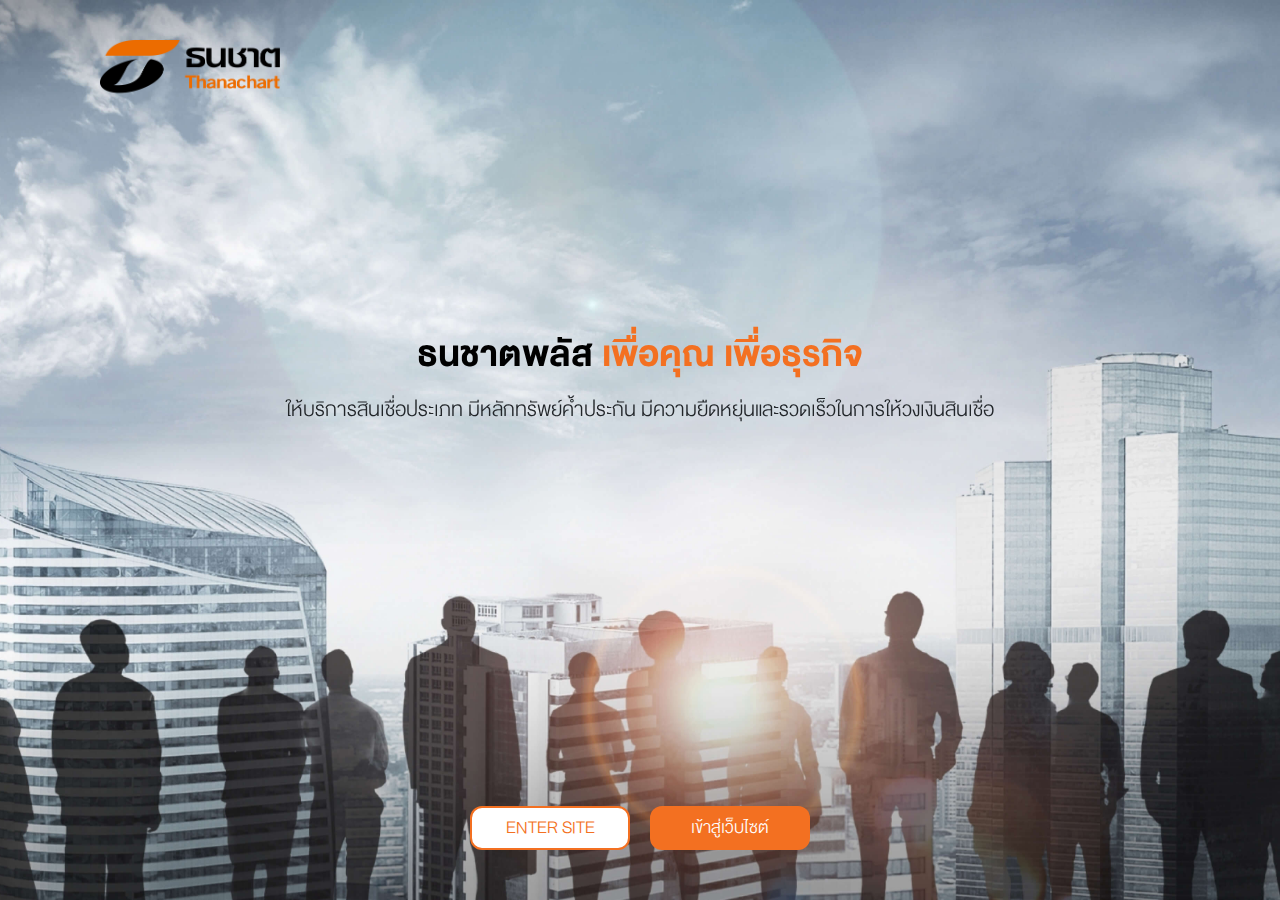
<file: landing.html>
<!DOCTYPE html>
<html lang="en">
  <head>
    <title>Welcome</title>
    <meta charset="utf-8" />
    <meta
      name="viewport"
      content="width=device-width, initial-scale=1.0, minimum-scale=1.0, maximum-scale=1.0, user-scalable=no"
    />

    <!-- CSS -->
    <link rel="stylesheet" href="assets/css/style.css" />
    <link rel="stylesheet" href="assets/css/bootstrap.min.css" />

    <!-- animate -->
    <link rel="stylesheet" href="assets/css/animate.min.css" />

    <!-- lightSlide -->
    <link type="text/css" rel="stylesheet" href="assets/css/lightslider.css" />

    <!-- splide -->
    <link type="text/css" rel="stylesheet" href="assets/css/splide.min.css" />

    <!-- owlcarousel -->
    <link rel="stylesheet" href="assets/css/owl.carousel.min.css" />
    <link rel="stylesheet" href="assets/css/owl.theme.default.min.css" />
  </head>

  <body>
    <!-- landing -->
    <section class="landing-page">
      <div class="container position-relative">
        <a href="index.html" class="logo-ab animateMe" data-animation="fadeInDown">
          <img src="./assets/img/logo-landing-thanachart.png" alt="" />
        </a>

        <div class="txt-landing animateMe" data-animation="fadeInUp">
          <h1 class="head c-dark">
            ธนชาตพลัส <span class="head c-primary">เพื่อคุณ เพื่อธุรกิจ</span>
          </h1>
          <p class="subhead mb-0">
            ให้บริการสินเชื่อประเภท มีหลักทรัพย์ค้ำประกัน
            มีความยืดหยุ่นและรวดเร็วในการให้วงเงินสินเชื่อ
          </p>
        </div>

        <div class="btn-landing animateMe" data-animation="fadeInUp">
          <a href="" class="btn-main btn-submain">Enter Site</a>
          <a href="" class="btn-main">เข้าสู่เว็บไซต์</a>
        </div>
      </div>
    </section>

    <!-- JS -->
    <script src="assets/js/jquery.min.js"></script>
    <script src="assets/js/bootstrap.bundle.min.js"></script>
    <script src="assets/js/script.js"></script>

    <!-- animate -->
    <script src="assets/js/jquery.waypoints.min.js"></script>

    <!-- lightSlide -->
    <script src="assets/js/lightslider.js"></script>

    <!-- splide -->
    <script src="assets/js/splide.js"></script>

    <!-- owlcarousel -->
    <script src="assets/js/owl.carousel.min.js"></script>
  </body>
</html>
</file>
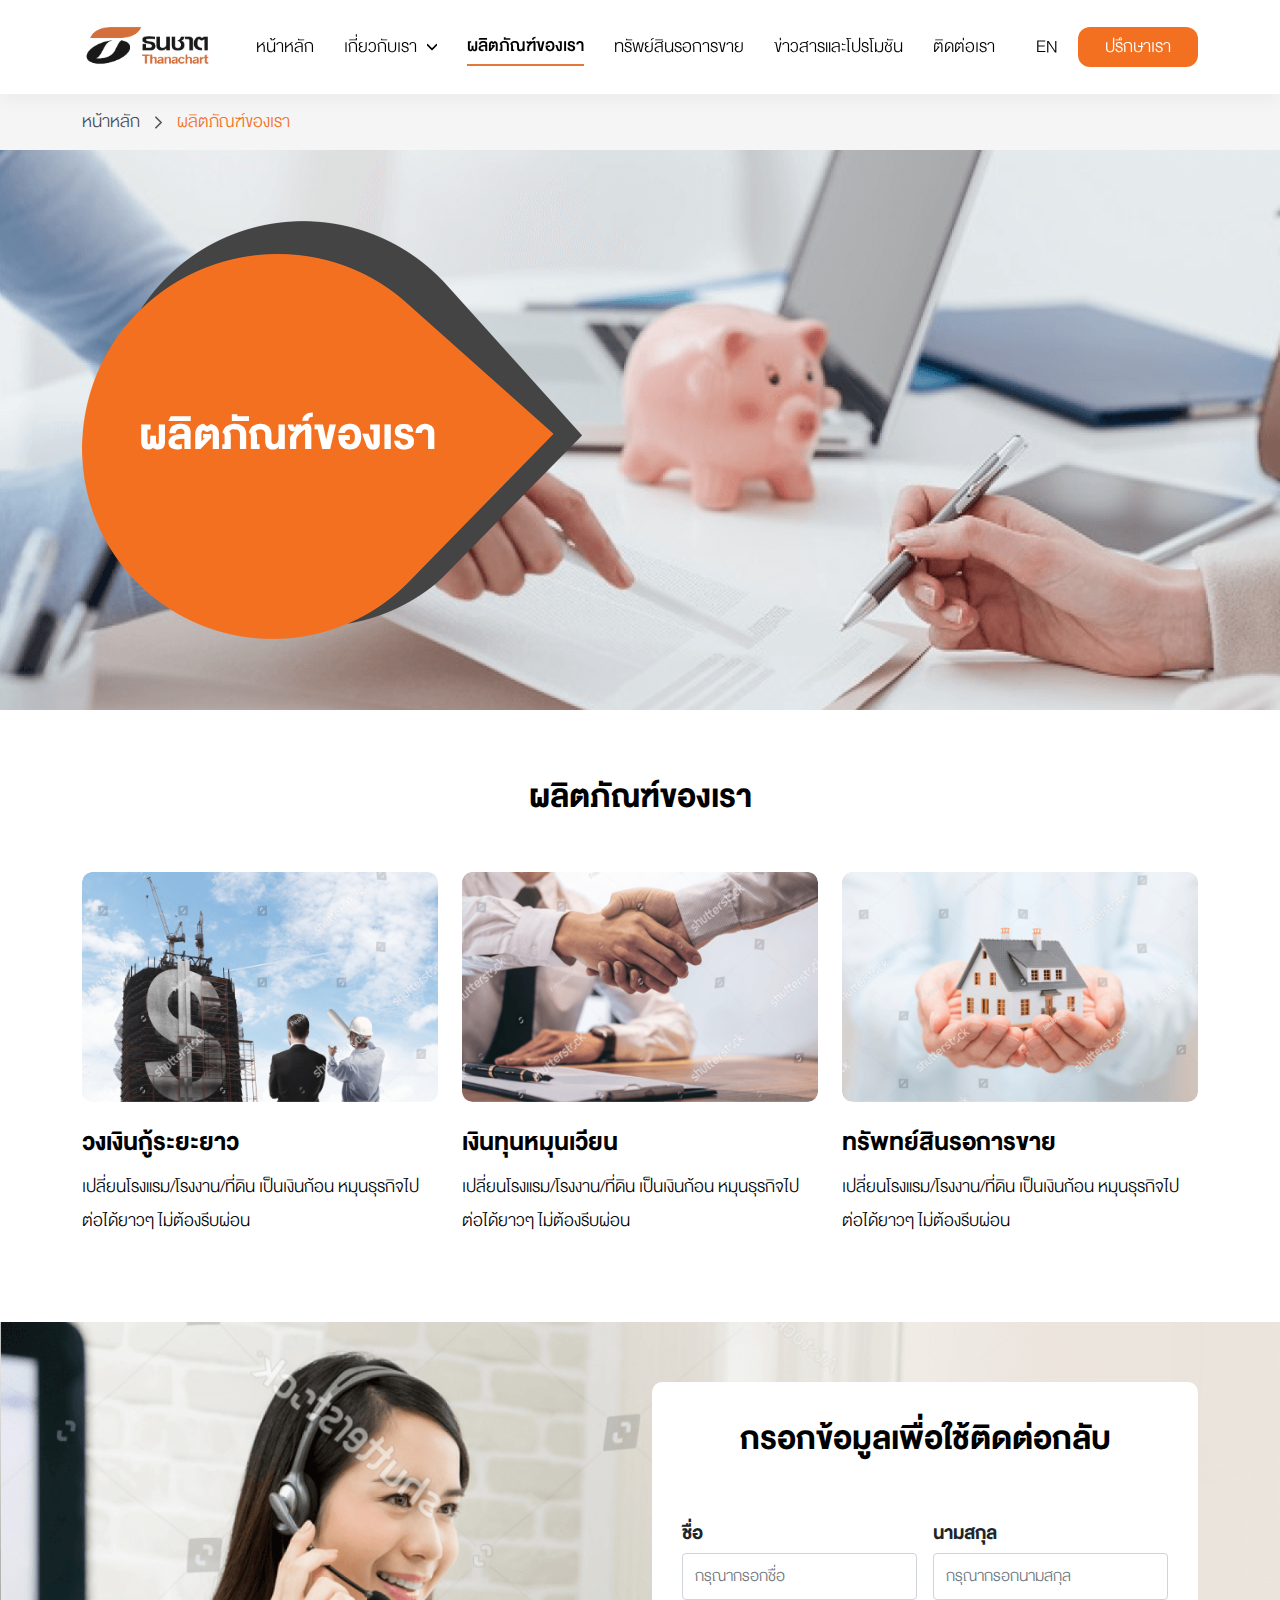
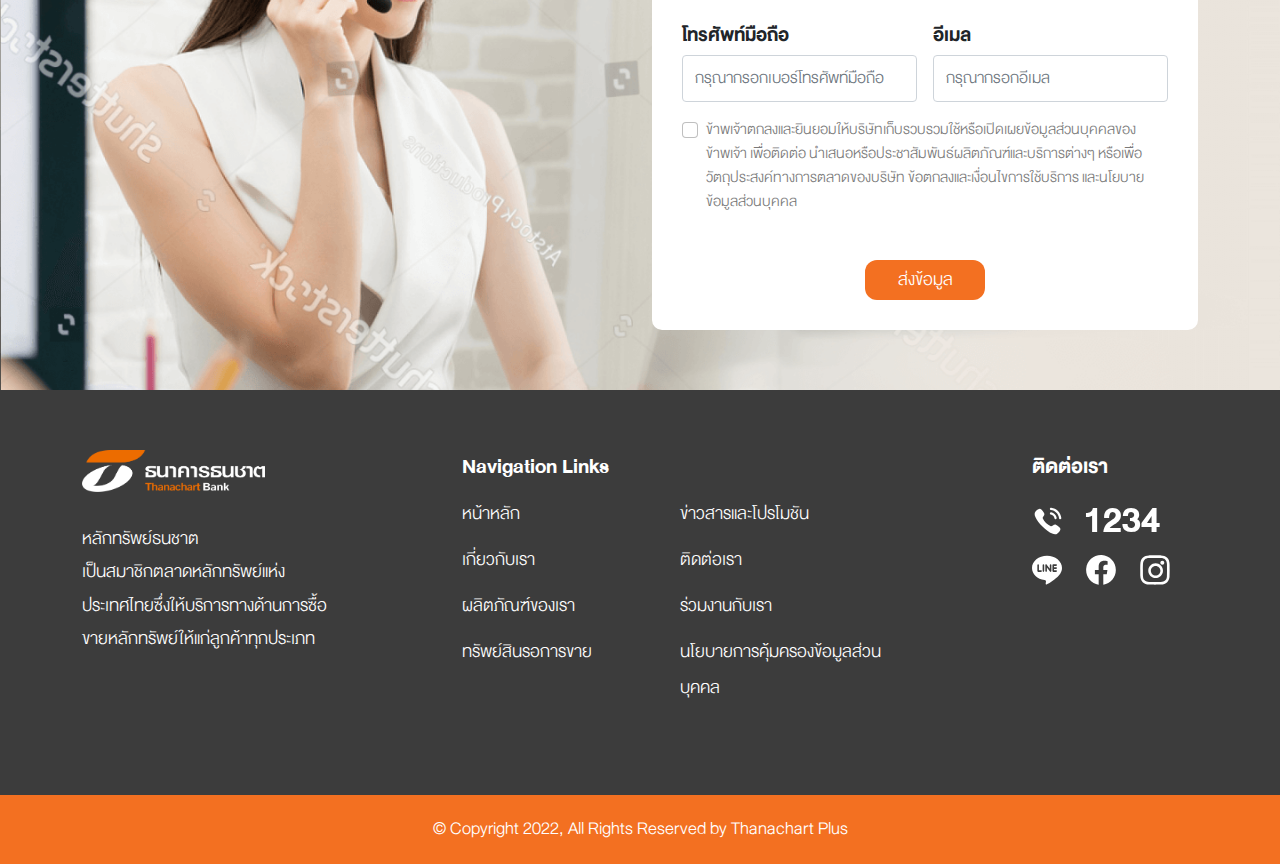
<file: ourproduct.html>
<!DOCTYPE html>
<html lang="en">
  <head>
    <title>Welcome</title>
    <meta charset="utf-8" />
    <meta
      name="viewport"
      content="width=device-width, initial-scale=1.0, minimum-scale=1.0, maximum-scale=1.0, user-scalable=no"
    />

     <!-- CSS -->
     <link rel="stylesheet" href="assets/css/style.css" />
     <link rel="stylesheet" href="assets/css/bootstrap.min.css" />
 
     <!-- animate -->
     <link rel="stylesheet" href="assets/css/animate.min.css" />
 
     <!-- lightSlide -->
     <link type="text/css" rel="stylesheet" href="assets/css/lightslider.css" />
 
     <!-- splide -->
     <link type="text/css" rel="stylesheet" href="assets/css/splide.min.css" />
 
     <!-- owlcarousel -->
     <link rel="stylesheet" href="assets/css/owl.carousel.min.css" />
     <link rel="stylesheet" href="assets/css/owl.theme.default.min.css" />
  </head>

  <body>
    <!-- haeder -->
    <header class="header-sec bgc-white">
      <div class="container">
        <div class="navbar-sec animateMe" data-animation="fadeInDown">
          <a href="index.html" class="img-logo">
            <img src="./assets/img/logo-thanachart.png" alt="" />
          </a>
          <ul class="menu-list">
            <li class="menu-item">
              <a href="index.html">หน้าหลัก</a>
            </li>
            <li class="menu-item sub">
              <a href="#" class="icon">
                เกี่ยวกับเรา
                <svg
                  xmlns="http://www.w3.org/2000/svg"
                  width="10"
                  height="10"
                  viewBox="0 0 26 50"
                  fill="none"
                >
                  <path
                    d="M24.75 1.5L1.25 25L24.75 48.5"
                    stroke="white"
                    stroke-width="8"
                    stroke-linecap="round"
                    stroke-linejoin="round"
                  />
                </svg>
              </a>

              <ul class="submenu-list">
                <li class="submenu-item">
                  <a href="aboutus.html">ความเป็นมา</a>
                </li>
                <li class="submenu-item">
                  <a href="vision.html">วิสัยทัศน์และพันธกิจ</a>
                </li>
                <li class="submenu-item">
                  <a href="companystructure.html">ข้อมูลบริษัท</a>
                </li>
              </ul>
            </li>
            <li class="menu-item active">
              <a href="ourproduct.html">ผลิตภัณฑ์ของเรา</a>
            </li>
            <li class="menu-item">
              <a href="asset.html">ทรัพย์สินรอการขาย</a>
            </li>
            <li class="menu-item">
              <a href="promotion.html">ข่าวสารและโปรโมชัน</a>
            </li>
            <li class="menu-item">
              <a href="contactus.html">ติดต่อเรา</a>
            </li>
          </ul>
          <div class="wrap-box">
            <a href="" class="btn-link">en</a>
            <a href="" class="btn-main">ปรึกษาเรา</a>
          </div>
        </div>
      </div>
    </header>

    <!-- haeder mobile -->
    <header class="headerM-sec bgc-white">
      <div class="container">
        <div class="navbar-sec">
          <div class="wrap-box">
            <div class="">
              <input class="menu-btn" type="checkbox" id="menu-btn" />
              <label class="menu-icon" for="menu-btn">
                <span class="navicon"></span>
              </label>
              <ul class="menu">
                <li>
                  <a href="index.html">หน้าหลัก</a>
                </li>
                <li class="accordion">
                  <div class="accordion-item">
                    <h2 class="accordion-header">
                      <div
                        class="accordion-button collapsed"
                        data-bs-toggle="collapse"
                        data-bs-target="#collapseAboutUs"
                      >
                        <a href="#" class="icon">
                          เกี่ยวกับเรา

                          <svg
                            xmlns="http://www.w3.org/2000/svg"
                            width="10"
                            height="10"
                            viewBox="0 0 26 50"
                            fill="none"
                          >
                            <path
                              d="M24.75 1.5L1.25 25L24.75 48.5"
                              stroke="white"
                              stroke-width="8"
                              stroke-linecap="round"
                              stroke-linejoin="round"
                            />
                          </svg>
                        </a>
                      </div>
                    </h2>
                    <div
                      id="collapseAboutUs"
                      class="accordion-collapse collapse"
                    >
                      <ul class="submenu-list">
                        <li class="submenu-item">
                          <a href="aboutus.html">ความเป็นมา</a>
                        </li>
                        <li class="submenu-item">
                          <a href="vision.html">วิสัยทัศน์และพันธกิจ</a>
                        </li>
                        <li class="submenu-item">
                          <a href="companystructure.html">ข้อมูลบริษัท</a>
                        </li>
                      </ul>
                    </div>
                  </div>
                </li>
                <li class="active">
                  <a href="ourproduct.html">ผลิตภัณฑ์ของเรา</a>
                </li>
                <li>
                  <a href="asset.html">ทรัพย์สินรอการขาย</a>
                </li>
                <li>
                  <a href="promotion.html">ข่าวสารและโปรโมชัน</a>
                </li>
                <li>
                  <a href="contactus.html">ติดต่อเรา</a>
                </li>
              </ul>
            </div>

            <a href="index.html" class="img-logo animateMe" data-animation="fadeInDown">
              <img src="./assets/img/logo-thanachart.png" alt="" />
            </a>
          </div>

          <div class="wrap-box animateMe" data-animation="fadeInDown">
            <a href="" class="btn-link">en</a>
            <a href="" class="btn-main">ปรึกษาเรา</a>
          </div>
        </div>
      </div>
    </header>

    <!-- breadcrumb -->
    <nav aria-label="breadcrumb" class="bgc-gray-primaly">
      <div class="container">
        <ol class="breadcrumb">
          <li class="breadcrumb-item"><a href="index.html">หน้าหลัก</a></li>
          <li class="breadcrumb-item active" aria-current="page">
            ผลิตภัณฑ์ของเรา
          </li>
        </ol>
      </div>
    </nav>

    <!-- subheader -->
    <section
      class="sub-header"
      style="background-image: url('./assets/img/bg-h4.png')"
    >
      <div class="container position-relative h-100">
        <div class="bg-head">
          <div style="padding-top: 20px" class="animateMe" data-animation="fadeInUp">
            <h3 class="head t-bold">ผลิตภัณฑ์ของเรา</h3>
          </div>
        </div>
      </div>
    </section>

    <!-- product -->
    <section class="wrapper-sec">
      <div class="container">
        <h2 class="head c-dark text-center mb-5">ผลิตภัณฑ์ของเรา</h2>
        <div class="row">
          <div class="col-12 col-md-4">
            <a href="productdetail.html" class="wrap-item animateMe" data-animation="fadeInUp">
              <div class="img-box bd-rd">
                <img src="./assets/img/p1.png" alt="" />
              </div>
              <h4 class="head">วงเงินกู้ระยะยาว</h4>
              <p class="desc c-gray">
                เปลี่ยนโรงแรม/โรงงาน/ที่ดิน เป็นเงินก้อน หมุนธุรกิจไปต่อได้ยาวๆ
                ไม่ต้องรีบผ่อน
              </p>
            </a>
          </div>
          <div class="col-12 col-md-4">
            <a href="productdetail.html" class="wrap-item animateMe" data-animation="fadeInUp">
              <div class="img-box bd-rd">
                <img src="./assets/img/p2.png" alt="" />
              </div>
              <h4 class="head">เงินทุนหมุนเวียน</h4>
              <p class="desc c-gray">
                เปลี่ยนโรงแรม/โรงงาน/ที่ดิน เป็นเงินก้อน หมุนธุรกิจไปต่อได้ยาวๆ
                ไม่ต้องรีบผ่อน
              </p>
            </a>
          </div>
          <div class="col-12 col-md-4">
            <a href="productdetail.html" class="wrap-item animateMe" data-animation="fadeInUp">
              <div class="img-box bd-rd">
                <img src="./assets/img/p3.png" alt="" />
              </div>
              <h4 class="head">ทรัพทย์สินรอการขาย</h4>
              <p class="desc c-gray">
                เปลี่ยนโรงแรม/โรงงาน/ที่ดิน เป็นเงินก้อน หมุนธุรกิจไปต่อได้ยาวๆ
                ไม่ต้องรีบผ่อน
              </p>
            </a>
          </div>
        </div>
      </div>
    </section>

    <!-- call back -->
    <section class="wrapper-sec bgi-secondary">
      <div class="container">
        <div class="row">
          <div class="col-12 offset-lg-6 col-lg-6 offset-md-4 col-md-8">
            <div class="wrap-form bgc-white pd-3 bd-rd animateMe" data-animation="fadeInUp">
              <h2 class="head c-dark text-center mb-5">กรอกข้อมูลเพื่อใช้ติดต่อกลับ</h2>

              <form class="row g-3">
                <div class="col-md-6">
                  <label for="" class="form-label">ชื่อ</label>
                  <input
                    type="text"
                    class="form-control"
                    id=""
                    placeholder="กรุณากรอกชื่อ"
                  />
                </div>

                <div class="col-md-6">
                  <label for="" class="form-label">นามสกุล</label>
                  <input
                    type="text"
                    class="form-control"
                    id=""
                    placeholder="กรุณากรอกนามสกุล"
                  />
                </div>

                <div class="col-md-6">
                  <label for="" class="form-label">โทรศัพท์มือถือ</label>
                  <input
                    type="tel"
                    class="form-control"
                    id=""
                    placeholder="กรุณากรอกเบอร์โทรศัพท์มือถือ"
                  />
                </div>

                <div class="col-md-6">
                  <label for="" class="form-label">อีเมล</label>
                  <input
                    type="email"
                    class="form-control"
                    id=""
                    placeholder="กรุณากรอกอีเมล"
                  />
                </div>

                <div class="col-12">
                  <div class="form-check">
                    <input
                      class="form-check-input"
                      type="checkbox"
                      id="gridCheck"
                    />
                    <label class="form-check-label" for="gridCheck">
                      ข้าพเจ้าตกลงและยินยอมให้บริษัทเก็บรวบรวมใช้หรือเปิดเผยข้อมูลส่วนบุคคลของข้าพเจ้า
                      เพื่อติดต่อ นำเสนอหรือประชาสัมพันธ์ผลิตภัณฑ์และบริการต่างๆ
                      หรือเพื่อวัตถุประสงค์ทางการตลาดของบริษัท
                      ข้อตกลงและเงื่อนไขการใช้บริการ และนโยบายข้อมูลส่วนบุคคล
                    </label>
                  </div>
                </div>

                <div class="col-12">
                  <a href="" type="submit" class="btn-main m-auto">ส่งข้อมูล</a>
                </div>
              </form>
            </div>
          </div>
        </div>
      </div>
    </section>

     <!-- footer -->
     <footer class="wrapper-sec bgc-dark">
      <div class="container">
        <div class="row">
          <div class="col-12 col-lg-3 col-md-5 mb-4 animateMe" data-animation="fadeInUp">
            <a href="index.html" class="img-footer">
              <img src="./assets/img/logo-footer.png" alt="" />
            </a>
            <p class="desc c-white">
              หลักทรัพย์ธนชาต <br />
              เป็นสมาชิกตลาดหลักทรัพย์แห่งประเทศไทยซึ่งให้บริการทางด้านการซื้อขายหลักทรัพย์ให้แก่ลูกค้าทุกประเภท
            </p>
          </div>

          <div class="col-12 offset-lg-1 col-lg-6 mb-4 animateMe" data-animation="fadeInUp">
            <h6 class="subhead c-white t-bold">Navigation Links</h6>
            <ul class="navigation-list">
              <li class="navigation-item">
                <a href="index.html">หน้าหลัก</a>
              </li>
              <li class="navigation-item">
                <a href="promotion.html">ข่าวสารและโปรโมชัน</a>
              </li>
              <li class="navigation-item">
                <a href="aboutus.html">เกี่ยวกับเรา</a>
              </li>
              <li class="navigation-item">
                <a href="contactus.html">ติดต่อเรา</a>
              </li>
              <li class="navigation-item">
                <a href="ourproduct.html">ผลิตภัณฑ์ของเรา</a>
              </li>
              <li class="navigation-item">
                <a href="applyjob.html">ร่วมงานกับเรา</a>
              </li>
              <li class="navigation-item">
                <a href="asset.html">ทรัพย์สินรอการขาย</a>
              </li>
              <li class="navigation-item">
                <a href="policy.html">นโยบายการคุ้มครองข้อมูลส่วนบุคคล</a>
              </li>
            </ul>
          </div>

          <div class="col-12 col-lg-2 mb-4 animateMe" data-animation="fadeInUp">
            <h6 class="subhead c-white t-bold">ติดต่อเรา</h6>
            <a href="" class="btn-call head c-white">
              <div class="icn">
                <svg
                  xmlns="http://www.w3.org/2000/svg"
                  width="32"
                  height="32"
                  viewBox="0 0 157 157"
                  fill="none"
                >
                  <path
                    fill-rule="evenodd"
                    clip-rule="evenodd"
                    d="M93.9111 13.1351C92.4518 12.9259 90.9859 13.3574 89.8198 14.2857C88.621 15.227 87.8718 16.5868 87.709 18.1099C87.3637 21.1889 89.5852 23.9738 92.6602 24.3202C113.866 26.6867 130.349 43.2061 132.733 64.4781C133.052 67.3283 135.443 69.4791 138.297 69.4791C138.512 69.4791 138.72 69.466 138.935 69.4398C140.427 69.2764 141.756 68.5377 142.694 67.361C143.626 66.1843 144.049 64.72 143.88 63.223C140.909 36.682 120.368 16.0834 93.9111 13.1351ZM94.3183 35.9133C91.2042 35.338 88.3441 37.3253 87.7513 40.3651C87.1584 43.4049 89.152 46.3727 92.1814 46.9676C101.302 48.7457 108.345 55.8059 110.13 64.9579V64.9645C110.638 67.599 112.957 69.5144 115.628 69.5144C115.987 69.5144 116.345 69.4817 116.71 69.4163C119.739 68.8083 121.733 65.847 121.14 62.8007C118.475 49.1314 107.954 38.5739 94.3183 35.9133ZM104.667 98.7173C107.62 97.0143 110.956 95.091 115.164 95.986C118.975 96.7901 131.966 107.335 135.523 110.989C137.855 113.381 139.152 115.852 139.354 118.324C139.705 128.018 126.532 139.086 124.135 140.465C120.949 142.76 117.242 143.917 113.079 143.917C108.825 143.917 104.082 142.707 98.9093 140.295C70.8433 128.58 27.969 86.5529 16.6332 58.7045C11.9294 48.3365 11.8969 39.7859 16.555 33.3598C18.4117 30.3462 28.9984 17.7491 38.4775 18.1478C40.9987 18.3636 43.4483 19.6579 45.8523 22.0113C49.4876 25.5741 59.768 38.6027 60.5628 42.4269C61.4423 46.6761 59.5139 50.0558 57.8005 53.0237C57.4351 53.6617 56.9427 54.4188 56.4032 55.2483C54.3559 58.3963 51.6309 62.5864 52.5952 65.2613C59.5074 82.2318 75.4753 97.0385 92.4531 103.994C95.0786 104.948 99.2663 102.204 102.404 100.147C103.222 99.6116 103.968 99.1226 104.597 98.7578L104.667 98.7173Z"
                    fill="white"
                  />
                </svg>
              </div>
              <h1 class="head t-bold mb-0">1234</h1>
            </a>
            <ul class="social-list">
              <li class="social-item">
                <a href="">
                  <svg
                    xmlns="http://www.w3.org/2000/svg"
                    width="30"
                    height="30"
                    viewBox="0 0 72 69"
                    fill="none"
                  >
                    <path
                      d="M36 0C16.155 0 0 13.1943 0 29.4097C0 43.9331 12.81 56.1014 30.105 58.4144C31.278 58.6635 32.874 59.1945 33.279 60.1965C33.639 61.1055 33.516 62.5095 33.393 63.4576L32.901 66.5356C32.766 67.4447 32.181 70.1147 36.048 68.4827C39.921 66.8567 56.796 56.1704 64.356 47.4252C69.528 41.725 72 35.8839 72 29.4097C72 13.1943 55.845 0 36 0ZM21.909 39.052H14.751C13.716 39.052 12.861 38.1909 12.861 37.1529V22.7496C12.861 21.7085 13.716 20.8475 14.751 20.8475C15.795 20.8475 16.641 21.7085 16.641 22.7496V35.2509H21.909C22.953 35.2509 23.796 36.1059 23.796 37.1529C23.796 38.1909 22.95 39.052 21.909 39.052V39.052ZM29.307 37.1529C29.307 38.1909 28.461 39.052 27.414 39.052C26.379 39.052 25.533 38.1909 25.533 37.1529V22.7496C25.533 21.7085 26.379 20.8475 27.423 20.8475C28.461 20.8475 29.307 21.7085 29.307 22.7496V37.1529ZM46.53 37.1529C46.53 37.9689 46.008 38.692 45.234 38.953C45.042 39.016 44.835 39.046 44.637 39.046C44.004 39.046 43.464 38.773 43.107 38.2899L35.778 28.2757V37.1499C35.778 38.1879 34.941 39.049 33.885 39.049C32.847 39.049 32.007 38.1879 32.007 37.1499V22.7496C32.007 21.9335 32.526 21.2105 33.297 20.9525C33.477 20.8835 33.705 20.8535 33.879 20.8535C34.464 20.8535 35.004 21.1685 35.364 21.6215L42.75 31.6748V22.7496C42.75 21.7085 43.596 20.8475 44.64 20.8475C45.675 20.8475 46.53 21.7085 46.53 22.7496V37.1529ZM58.095 28.0477C59.142 28.0477 59.985 28.9087 59.985 29.9527C59.985 30.9938 59.142 31.8548 58.095 31.8548H52.83V35.2509H58.095C59.142 35.2509 59.985 36.1059 59.985 37.1529C59.985 38.1909 59.142 39.052 58.095 39.052H50.937C49.902 39.052 49.056 38.1909 49.056 37.1529V22.7496C49.056 21.7085 49.902 20.8475 50.946 20.8475H58.104C59.142 20.8475 59.985 21.7085 59.985 22.7496C59.985 23.8026 59.142 24.6516 58.095 24.6516H52.83V28.0477H58.095Z"
                      fill="white"
                    />
                  </svg>
                </a>
              </li>
              <li class="social-item">
                <a href="">
                  <svg
                    xmlns="http://www.w3.org/2000/svg"
                    width="30"
                    height="30"
                    viewBox="0 0 70 70"
                    fill="none"
                  >
                    <path
                      d="M69.6314 34.8758C69.6285 16.3211 55.1896 1.01622 36.7744 0.0482466C18.3593 -0.919732 2.41406 12.788 0.48977 31.2414C-1.43452 49.6948 11.3357 66.4342 29.5495 69.3333V44.9584H20.7488V34.8758H29.5495V27.1911C29.5495 18.4492 34.7255 13.6205 42.6422 13.6205C45.2421 13.6567 47.8359 13.8841 50.4029 14.3006V22.8856H46.0308C44.5215 22.6839 43.0031 23.1838 41.9042 24.2441C40.8054 25.3044 40.2454 26.81 40.3824 28.3357V34.8758H49.9978L48.4595 44.9584H40.3824V69.3333C57.2292 66.6518 69.6341 52.0378 69.6314 34.8758Z"
                      fill="white"
                    />
                  </svg>
                </a>
              </li>
              <li class="social-item">
                <a href="">
                  <svg
                    xmlns="http://www.w3.org/2000/svg"
                    width="30"
                    height="30"
                    viewBox="0 0 67 67"
                    fill="none"
                  >
                    <path
                      fill-rule="evenodd"
                      clip-rule="evenodd"
                      d="M19.8629 0.846711C23.366 0.687974 24.484 0.649658 33.4034 0.649658C42.3228 0.649658 43.4408 0.687974 46.9439 0.846711C52.2835 1.09029 56.9703 2.3985 60.7335 6.16166C64.498 9.92618 65.8049 14.6144 66.0484 19.9512C66.2072 23.4544 66.2455 24.5724 66.2455 33.4918C66.2455 42.4111 66.2072 43.5291 66.0484 47.0323C65.8049 52.3719 64.4967 57.0587 60.7335 60.8219C56.969 64.5864 52.2794 65.8932 46.9439 66.1368C43.4408 66.2956 42.3228 66.3339 33.4034 66.3339C24.484 66.3339 23.366 66.2956 19.8629 66.1368C14.5233 65.8932 9.83644 64.585 6.07328 60.8219C2.30875 57.0573 1.00191 52.3691 0.758332 47.0323C0.599595 43.5291 0.561279 42.4111 0.561279 33.4918C0.561279 24.5724 0.599595 23.4544 0.758332 19.9512C1.00191 14.6117 2.31012 9.92482 6.07328 6.16166C9.83781 2.39713 14.526 1.09029 19.8629 0.846711ZM46.6739 6.75799C43.2104 6.59925 42.1718 6.56641 33.4029 6.56641C24.6341 6.56641 23.5954 6.60062 20.132 6.75799C16.3948 6.92904 12.9259 7.67756 10.2574 10.346C7.58902 13.0144 6.8405 16.4834 6.66944 20.2205C6.51071 23.684 6.47786 24.7226 6.47786 33.4915C6.47786 42.2603 6.51208 43.2989 6.66944 46.7624C6.8405 50.4996 7.58902 53.9685 10.2574 56.6369C12.9259 59.3053 16.3948 60.0539 20.132 60.2249C23.5941 60.3837 24.6327 60.4165 33.4029 60.4165C42.1731 60.4165 43.2118 60.3823 46.6739 60.2249C50.411 60.0539 53.88 59.3053 56.5484 56.6369C59.2168 53.9685 59.9653 50.4996 60.1364 46.7624C60.2951 43.2989 60.328 42.2603 60.328 33.4915C60.328 24.7226 60.2938 23.684 60.1364 20.2205C59.9653 16.4834 59.2168 13.0144 56.5484 10.346C53.88 7.67756 50.411 6.92904 46.6739 6.75799Z"
                      fill="white"
                    />
                    <path
                      fill-rule="evenodd"
                      clip-rule="evenodd"
                      d="M18.4753 34.9836C18.4753 25.9149 25.8264 18.5625 34.8964 18.5625C43.9663 18.5625 51.3174 25.9136 51.3174 34.9836C51.3174 44.0535 43.9663 51.4046 34.8964 51.4046C25.8264 51.4046 18.4753 44.0522 18.4753 34.9836ZM24.237 34.9825C24.237 40.8692 29.0098 45.642 34.8965 45.642C40.7833 45.642 45.5561 40.8692 45.5561 34.9825C45.5561 29.0957 40.7833 24.3229 34.8965 24.3229C29.0098 24.3229 24.237 29.0957 24.237 34.9825Z"
                      fill="white"
                    />
                    <circle
                      cx="49.8242"
                      cy="17.0708"
                      r="4.47847"
                      fill="white"
                    />
                  </svg>
                </a>
              </li>
            </ul>
          </div>
        </div>
      </div>
    </footer>

    <div class="license c-white bgc-primary">
      <h4 class="mb-0">
        © Copyright 2022, All Rights Reserved by Thanachart Plus
      </h4>
    </div>

    <!-- JS -->
    <script src="assets/js/jquery.min.js"></script>
    <script src="assets/js/bootstrap.bundle.min.js"></script>
    <script src="assets/js/script.js"></script>

    <!-- animate -->
    <script src="assets/js/jquery.waypoints.min.js"></script>

    <!-- lightSlide -->
    <script src="assets/js/lightslider.js"></script>

    <!-- splide -->
    <script src="assets/js/splide.js"></script>
    
    <!-- owlcarousel -->
    <script src="assets/js/owl.carousel.min.js"></script>
  </body>
</html>
</file>
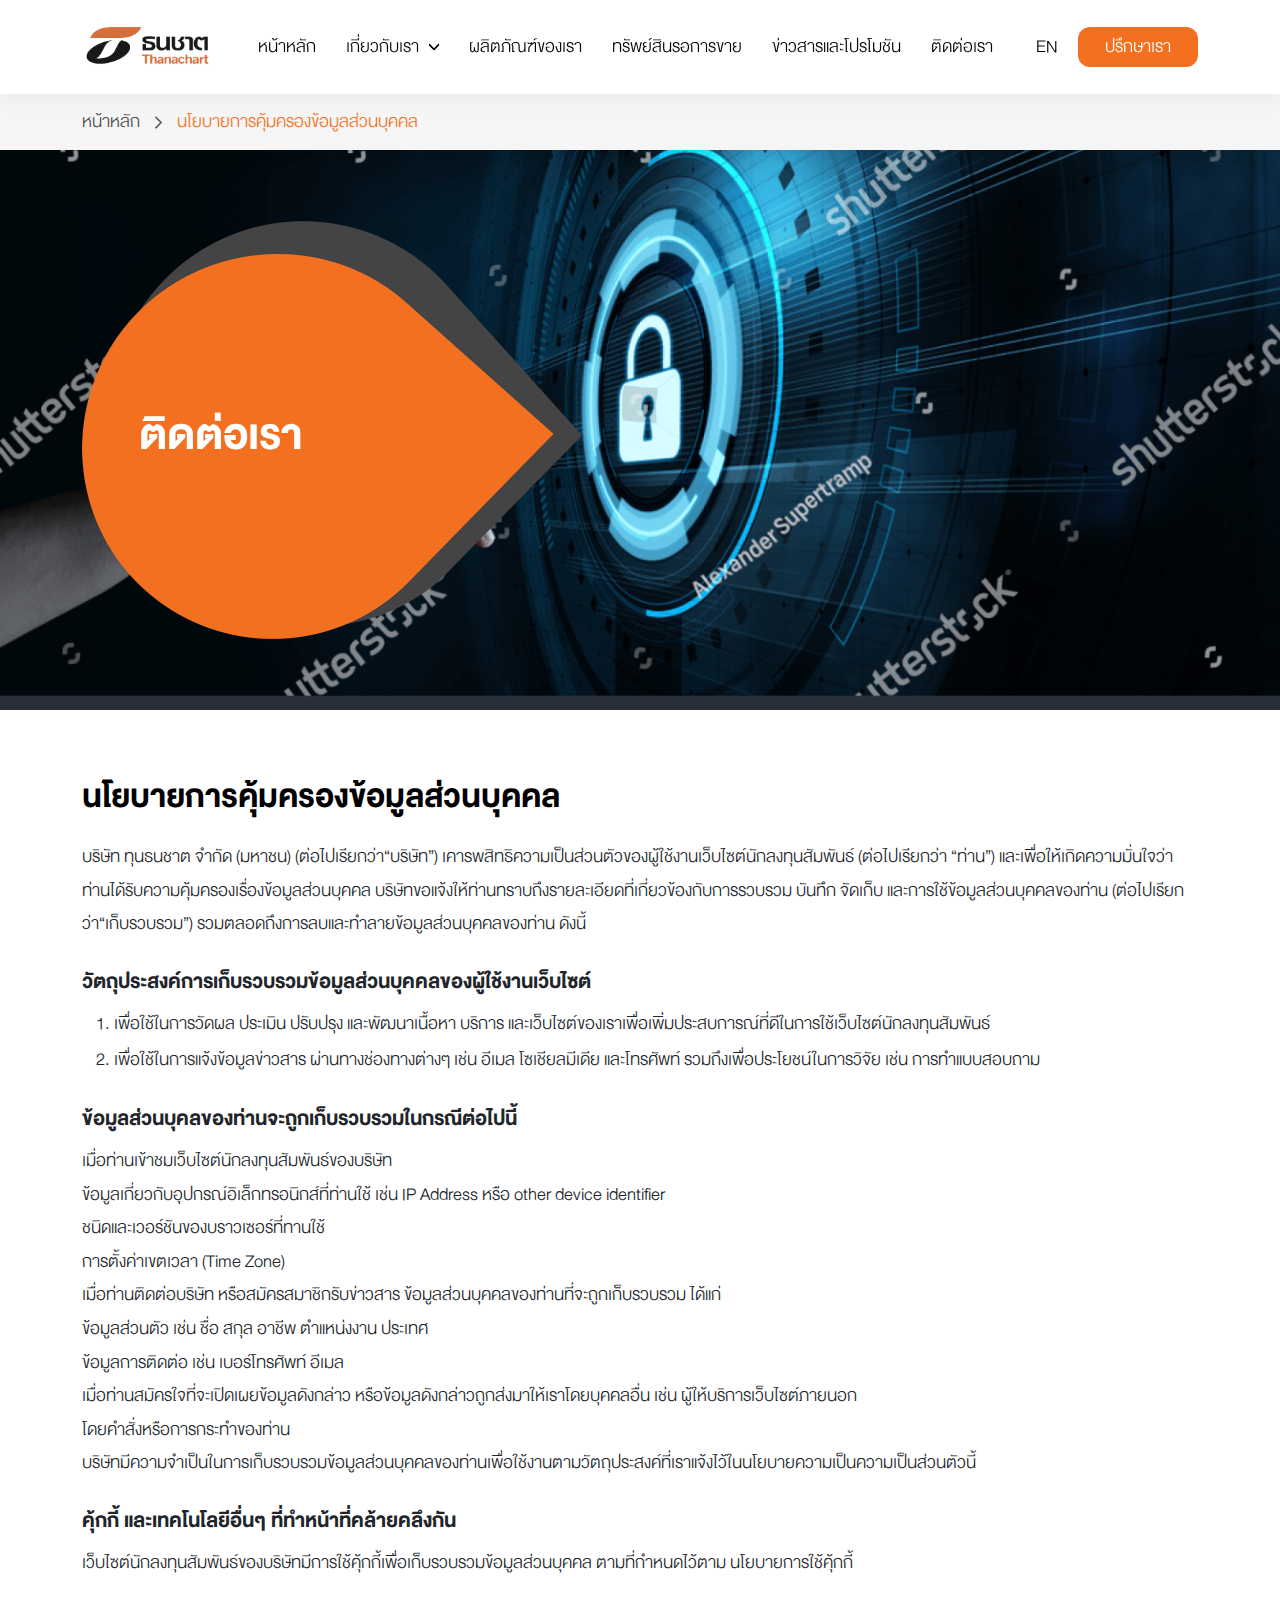
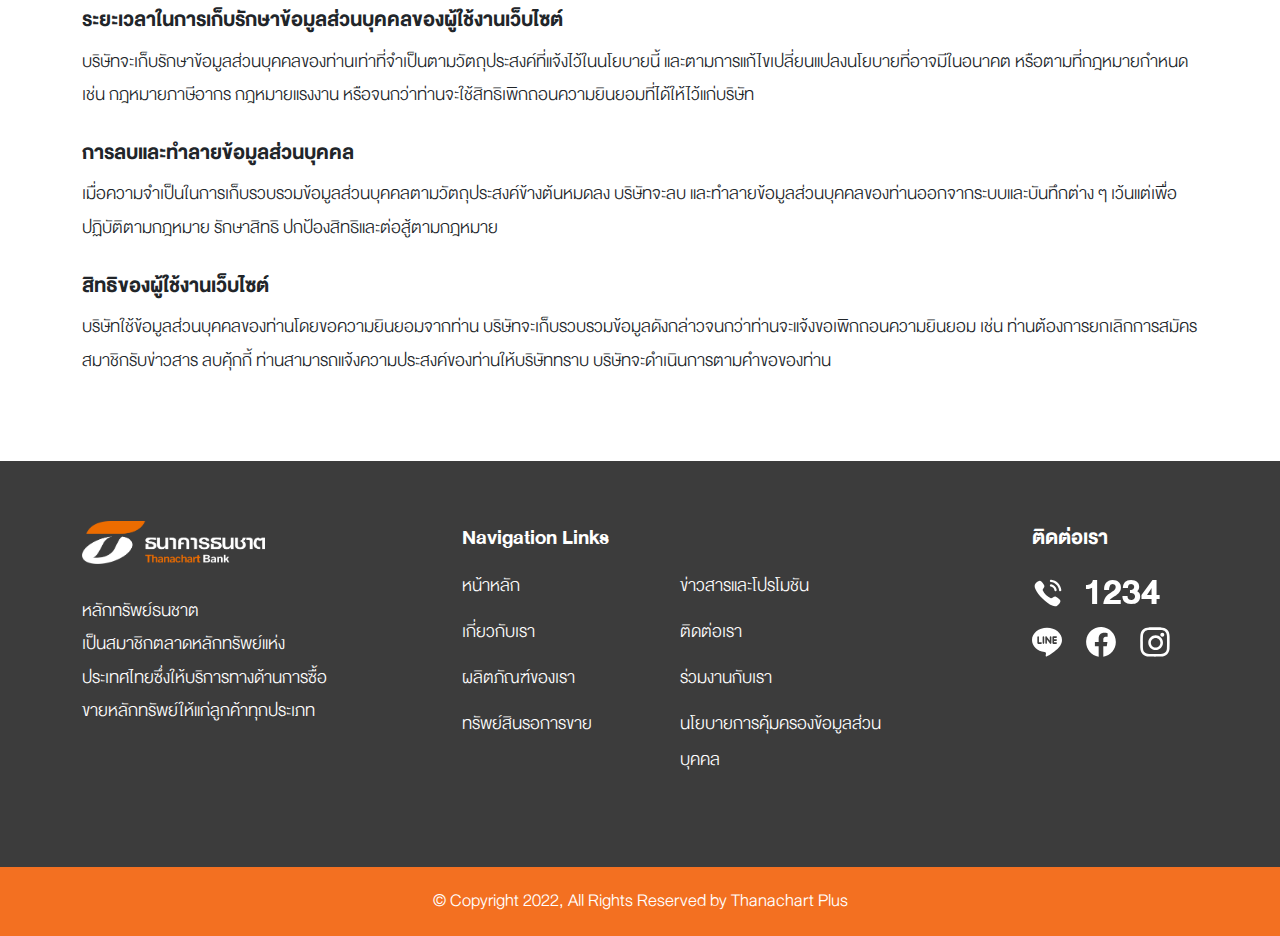
<file: policy.html>
<!DOCTYPE html>
<html lang="en">
  <head>
    <title>Welcome</title>
    <meta charset="utf-8" />
    <meta
      name="viewport"
      content="width=device-width, initial-scale=1.0, minimum-scale=1.0, maximum-scale=1.0, user-scalable=no"
    />

     <!-- CSS -->
     <link rel="stylesheet" href="assets/css/style.css" />
     <link rel="stylesheet" href="assets/css/bootstrap.min.css" />
 
     <!-- animate -->
     <link rel="stylesheet" href="assets/css/animate.min.css" />
 
     <!-- lightSlide -->
     <link type="text/css" rel="stylesheet" href="assets/css/lightslider.css" />
 
     <!-- splide -->
     <link type="text/css" rel="stylesheet" href="assets/css/splide.min.css" />
 
     <!-- owlcarousel -->
     <link rel="stylesheet" href="assets/css/owl.carousel.min.css" />
     <link rel="stylesheet" href="assets/css/owl.theme.default.min.css" />
  </head>

  <body>
    <!-- haeder -->
    <header class="header-sec bgc-white">
      <div class="container">
        <div class="navbar-sec animateMe" data-animation="fadeInDown">
          <a href="index.html" class="img-logo">
            <img src="./assets/img/logo-thanachart.png" alt="" />
          </a>
          <ul class="menu-list">
            <li class="menu-item">
              <a href="index.html">หน้าหลัก</a>
            </li>
            <li class="menu-item sub">
              <a href="#" class="icon">
                เกี่ยวกับเรา
                <svg
                  xmlns="http://www.w3.org/2000/svg"
                  width="10"
                  height="10"
                  viewBox="0 0 26 50"
                  fill="none"
                >
                  <path
                    d="M24.75 1.5L1.25 25L24.75 48.5"
                    stroke="white"
                    stroke-width="8"
                    stroke-linecap="round"
                    stroke-linejoin="round"
                  />
                </svg>
              </a>

              <ul class="submenu-list">
                <li class="submenu-item">
                  <a href="aboutus.html">ความเป็นมา</a>
                </li>
                <li class="submenu-item">
                  <a href="vision.html">วิสัยทัศน์และพันธกิจ</a>
                </li>
                <li class="submenu-item">
                  <a href="companystructure.html">ข้อมูลบริษัท</a>
                </li>
              </ul>
            </li>
            <li class="menu-item">
              <a href="ourproduct.html">ผลิตภัณฑ์ของเรา</a>
            </li>
            <li class="menu-item">
              <a href="asset.html">ทรัพย์สินรอการขาย</a>
            </li>
            <li class="menu-item">
              <a href="promotion.html">ข่าวสารและโปรโมชัน</a>
            </li>
            <li class="menu-item">
              <a href="contactus.html">ติดต่อเรา</a>
            </li>
          </ul>
          <div class="wrap-box">
            <a href="" class="btn-link">en</a>
            <a href="" class="btn-main">ปรึกษาเรา</a>
          </div>
        </div>
      </div>
    </header>

    <!-- haeder mobile -->
    <header class="headerM-sec bgc-white">
      <div class="container">
        <div class="navbar-sec">
          <div class="wrap-box">
            <div class="">
              <input class="menu-btn" type="checkbox" id="menu-btn" />
              <label class="menu-icon" for="menu-btn">
                <span class="navicon"></span>
              </label>
              <ul class="menu">
                <li>
                  <a href="index.html">หน้าหลัก</a>
                </li>
                <li class="accordion">
                  <div class="accordion-item">
                    <h2 class="accordion-header">
                      <div
                        class="accordion-button collapsed"
                        data-bs-toggle="collapse"
                        data-bs-target="#collapseAboutUs"
                      >
                        <a href="#" class="icon">
                          เกี่ยวกับเรา

                          <svg
                            xmlns="http://www.w3.org/2000/svg"
                            width="10"
                            height="10"
                            viewBox="0 0 26 50"
                            fill="none"
                          >
                            <path
                              d="M24.75 1.5L1.25 25L24.75 48.5"
                              stroke="white"
                              stroke-width="8"
                              stroke-linecap="round"
                              stroke-linejoin="round"
                            />
                          </svg>
                        </a>
                      </div>
                    </h2>
                    <div
                      id="collapseAboutUs"
                      class="accordion-collapse collapse"
                    >
                      <ul class="submenu-list">
                        <li class="submenu-item">
                          <a href="aboutus.html">ความเป็นมา</a>
                        </li>
                        <li class="submenu-item">
                          <a href="vision.html">วิสัยทัศน์และพันธกิจ</a>
                        </li>
                        <li class="submenu-item">
                          <a href="companystructure.html">ข้อมูลบริษัท</a>
                        </li>
                      </ul>
                    </div>
                  </div>
                </li>
                <li>
                  <a href="ourproduct.html">ผลิตภัณฑ์ของเรา</a>
                </li>
                <li>
                  <a href="asset.html">ทรัพย์สินรอการขาย</a>
                </li>
                <li>
                  <a href="promotion.html">ข่าวสารและโปรโมชัน</a>
                </li>
                <li>
                  <a href="contactus.html">ติดต่อเรา</a>
                </li>
              </ul>
            </div>

            <a href="index.html" class="img-logo animateMe" data-animation="fadeInDown">
              <img src="./assets/img/logo-thanachart.png" alt="" />
            </a>
          </div>

          <div class="wrap-box animateMe" data-animation="fadeInDown">
            <a href="" class="btn-link">en</a>
            <a href="" class="btn-main">ปรึกษาเรา</a>
          </div>
        </div>
      </div>
    </header>

    <!-- breadcrumb -->
    <nav aria-label="breadcrumb" class="bgc-gray-primaly">
      <div class="container">
        <ol class="breadcrumb">
          <li class="breadcrumb-item"><a href="index.html">หน้าหลัก</a></li>
          <li class="breadcrumb-item active" aria-current="page">
            นโยบายการคุ้มครองข้อมูลส่วนบุคคล
          </li>
        </ol>
      </div>
    </nav>

    <!-- subheader -->
    <section
      class="sub-header"
      style="background-image: url('./assets/img/bg-h10.png')"
    >
      <div class="container position-relative h-100">
        <div class="bg-head">
          <div style="padding-top: 20px" class="animateMe" data-animation="fadeInUp">
            <h3 class="head t-bold">ติดต่อเรา</h3>
          </div>
        </div>
      </div>
    </section>

    <!-- detail -->
    <div class="wrapper-sec">
      <div class="container">
        <h2 class="head c-dark text-left mb-3 animateMe" data-animation="fadeInUp">นโยบายการคุ้มครองข้อมูลส่วนบุคคล</h2>
        <p class="desc mb-4 animateMe" data-animation="fadeInUp">
          บริษัท ทุนธนชาต จำกัด (มหาชน) (ต่อไปเรียกว่า“บริษัท”) เคารพสิทธิความเป็นส่วนตัวของผู้ใช้งานเว็บไซต์นักลงทุนสัมพันธ์ (ต่อไปเรียกว่า “ท่าน”) และเพื่อให้เกิดความมั่นใจว่าท่านได้รับความคุ้มครองเรื่องข้อมูลส่วนบุคคล บริษัทขอแจ้งให้ท่านทราบถึงรายละเอียดที่เกี่ยวข้องกับการรวบรวม บันทึก จัดเก็บ และการใช้ข้อมูลส่วนบุคคลของท่าน (ต่อไปเรียกว่า“เก็บรวบรวม”) รวมตลอดถึงการลบและทำลายข้อมูลส่วนบุคคลของท่าน ดังนี้
        </p>

        <h3 class="subhead t-bold animateMe" data-animation="fadeInUp">
          วัตถุประสงค์การเก็บรวบรวมข้อมูลส่วนบุคคลของผู้ใช้งานเว็บไซต์
        </h3>

        <ul class="detail-list mb-4 animateMe" data-animation="fadeInUp">
          <li class="detail-item subdesc" style="list-style: auto;">
            เพื่อใช้ในการวัดผล ประเมิน ปรับปรุง และพัฒนาเนื้อหา บริการ และเว็บไซต์ของเราเพื่อเพิ่มประสบการณ์ที่ดีในการใช้เว็บไซต์นักลงทุนสัมพันธ์
          </li>
          <li class="detail-item subdesc" style="list-style: auto;">
            เพื่อใช้ในการแจ้งข้อมูลข่าวสาร ผ่านทางช่องทางต่างๆ เช่น อีเมล โซเชียลมีเดีย และโทรศัพท์ รวมถึงเพื่อประโยชน์ในการวิจัย เช่น การทำแบบสอบถาม
          </li>
        </ul>

        <h3 class="subhead t-bold animateMe" data-animation="fadeInUp">
          ข้อมูลส่วนบุคลของท่านจะถูกเก็บรวบรวมในกรณีต่อไปนี้
        </h3>

        <p class="desc mb-4 animateMe" data-animation="fadeInUp">
          เมื่อท่านเข้าชมเว็บไซต์นักลงทุนสัมพันธ์ของบริษัท <br>
          ข้อมูลเกี่ยวกับอุปกรณ์อิเล็กทรอนิกส์ที่ท่านใช้ เช่น IP Address หรือ other device identifier <br>
          ชนิดและเวอร์ชันของบราวเซอร์ที่ทานใช้ <br>
          การตั้งค่าเขตเวลา (Time Zone) <br>
          เมื่อท่านติดต่อบริษัท หรือสมัครสมาชิกรับข่าวสาร ข้อมูลส่วนบุคคลของท่านที่จะถูกเก็บรวบรวม ได้แก่ <br>
          ข้อมูลส่วนตัว เช่น ชื่อ สกุล อาชีพ ตำแหน่งงาน ประเทศ <br>
          ข้อมูลการติดต่อ เช่น เบอร์โทรศัพท์ อีเมล <br>
          เมื่อท่านสมัครใจที่จะเปิดเผยข้อมูลดังกล่าว หรือข้อมูลดังกล่าวถูกส่งมาให้เราโดยบุคคลอื่น เช่น ผู้ให้บริการเว็บไซต์ภายนอก  <br>
          โดยคำสั่งหรือการกระทำของท่าน  <br>
          บริษัทมีความจำเป็นในการเก็บรวบรวมข้อมูลส่วนบุคคลของท่านเพื่อใช้งานตามวัตถุประสงค์ที่เราแจ้งไว้ในนโยบายความเป็นความเป็นส่วนตัวนี้
        </p>

        <h3 class="subhead t-bold animateMe" data-animation="fadeInUp">
          คุ้กกี้ และเทคโนโลยีอื่นๆ ที่ทำหน้าที่คล้ายคลึงกัน
        </h3>

        <p class="desc mb-4 animateMe" data-animation="fadeInUp">
          เว็บไซต์นักลงทุนสัมพันธ์ของบริษัทมีการใช้คุ้กกี้เพื่อเก็บรวบรวมข้อมูลส่วนบุคคล ตามที่กำหนดไว้ตาม นโยบายการใช้คุ้กกี้
        </p>

        <h3 class="subhead t-bold animateMe" data-animation="fadeInUp">
          ระยะเวลาในการเก็บรักษาข้อมูลส่วนบุคคลของผู้ใช้งานเว็บไซต์
        </h3>

        <p class="desc mb-4 animateMe" data-animation="fadeInUp">
          บริษัทจะเก็บรักษาข้อมูลส่วนบุคคลของท่านเท่าที่จำเป็นตามวัตถุประสงค์ที่แจ้งไว้ในนโยบายนี้ และตามการแก้ไขเปลี่ยนแปลงนโยบายที่อาจมีในอนาคต หรือตามที่กฎหมายกำหนด เช่น กฎหมายภาษีอากร กฎหมายแรงงาน หรือจนกว่าท่านจะใช้สิทธิเพิกถอนความยินยอมที่ได้ให้ไว้แก่บริษัท
        </p>

        <h3 class="subhead t-bold animateMe" data-animation="fadeInUp">
          การลบและทำลายข้อมูลส่วนบุคคล
        </h3>

        <p class="desc mb-4 animateMe" data-animation="fadeInUp">
          เมื่อความจำเป็นในการเก็บรวบรวมข้อมูลส่วนบุคคลตามวัตถุประสงค์ข้างต้นหมดลง บริษัทจะลบ และทำลายข้อมูลส่วนบุคคลของท่านออกจากระบบและบันทึกต่าง ๆ เว้นแต่เพื่อปฏิบัติตามกฎหมาย รักษาสิทธิ ปกป้องสิทธิและต่อสู้ตามกฎหมาย
        </p>

        <h3 class="subhead t-bold animateMe" data-animation="fadeInUp">
          สิทธิของผู้ใช้งานเว็บไซต์
        </h3>

        <p class="desc mb-4 animateMe" data-animation="fadeInUp">
          บริษัทใช้ข้อมูลส่วนบุคคลของท่านโดยขอความยินยอมจากท่าน บริษัทจะเก็บรวบรวมข้อมูลดังกล่าวจนกว่าท่านจะแจ้งขอเพิกถอนความยินยอม เช่น ท่านต้องการยกเลิกการสมัครสมาชิกรับข่าวสาร ลบคุ้กกี้ ท่านสามารถแจ้งความประสงค์ของท่านให้บริษัททราบ บริษัทจะดำเนินการตามคำขอของท่าน
        </p>
      </div>
    </div>

     <!-- footer -->
     <footer class="wrapper-sec bgc-dark">
      <div class="container">
        <div class="row">
          <div class="col-12 col-lg-3 col-md-5 mb-4 animateMe" data-animation="fadeInUp">
            <a href="index.html" class="img-footer">
              <img src="./assets/img/logo-footer.png" alt="" />
            </a>
            <p class="desc c-white">
              หลักทรัพย์ธนชาต <br />
              เป็นสมาชิกตลาดหลักทรัพย์แห่งประเทศไทยซึ่งให้บริการทางด้านการซื้อขายหลักทรัพย์ให้แก่ลูกค้าทุกประเภท
            </p>
          </div>

          <div class="col-12 offset-lg-1 col-lg-6 mb-4 animateMe" data-animation="fadeInUp">
            <h6 class="subhead c-white t-bold">Navigation Links</h6>
            <ul class="navigation-list">
              <li class="navigation-item">
                <a href="index.html">หน้าหลัก</a>
              </li>
              <li class="navigation-item">
                <a href="promotion.html">ข่าวสารและโปรโมชัน</a>
              </li>
              <li class="navigation-item">
                <a href="aboutus.html">เกี่ยวกับเรา</a>
              </li>
              <li class="navigation-item">
                <a href="contactus.html">ติดต่อเรา</a>
              </li>
              <li class="navigation-item">
                <a href="ourproduct.html">ผลิตภัณฑ์ของเรา</a>
              </li>
              <li class="navigation-item">
                <a href="applyjob.html">ร่วมงานกับเรา</a>
              </li>
              <li class="navigation-item">
                <a href="asset.html">ทรัพย์สินรอการขาย</a>
              </li>
              <li class="navigation-item">
                <a href="policy.html">นโยบายการคุ้มครองข้อมูลส่วนบุคคล</a>
              </li>
            </ul>
          </div>

          <div class="col-12 col-lg-2 mb-4 animateMe" data-animation="fadeInUp">
            <h6 class="subhead c-white t-bold">ติดต่อเรา</h6>
            <a href="" class="btn-call head c-white">
              <div class="icn">
                <svg
                  xmlns="http://www.w3.org/2000/svg"
                  width="32"
                  height="32"
                  viewBox="0 0 157 157"
                  fill="none"
                >
                  <path
                    fill-rule="evenodd"
                    clip-rule="evenodd"
                    d="M93.9111 13.1351C92.4518 12.9259 90.9859 13.3574 89.8198 14.2857C88.621 15.227 87.8718 16.5868 87.709 18.1099C87.3637 21.1889 89.5852 23.9738 92.6602 24.3202C113.866 26.6867 130.349 43.2061 132.733 64.4781C133.052 67.3283 135.443 69.4791 138.297 69.4791C138.512 69.4791 138.72 69.466 138.935 69.4398C140.427 69.2764 141.756 68.5377 142.694 67.361C143.626 66.1843 144.049 64.72 143.88 63.223C140.909 36.682 120.368 16.0834 93.9111 13.1351ZM94.3183 35.9133C91.2042 35.338 88.3441 37.3253 87.7513 40.3651C87.1584 43.4049 89.152 46.3727 92.1814 46.9676C101.302 48.7457 108.345 55.8059 110.13 64.9579V64.9645C110.638 67.599 112.957 69.5144 115.628 69.5144C115.987 69.5144 116.345 69.4817 116.71 69.4163C119.739 68.8083 121.733 65.847 121.14 62.8007C118.475 49.1314 107.954 38.5739 94.3183 35.9133ZM104.667 98.7173C107.62 97.0143 110.956 95.091 115.164 95.986C118.975 96.7901 131.966 107.335 135.523 110.989C137.855 113.381 139.152 115.852 139.354 118.324C139.705 128.018 126.532 139.086 124.135 140.465C120.949 142.76 117.242 143.917 113.079 143.917C108.825 143.917 104.082 142.707 98.9093 140.295C70.8433 128.58 27.969 86.5529 16.6332 58.7045C11.9294 48.3365 11.8969 39.7859 16.555 33.3598C18.4117 30.3462 28.9984 17.7491 38.4775 18.1478C40.9987 18.3636 43.4483 19.6579 45.8523 22.0113C49.4876 25.5741 59.768 38.6027 60.5628 42.4269C61.4423 46.6761 59.5139 50.0558 57.8005 53.0237C57.4351 53.6617 56.9427 54.4188 56.4032 55.2483C54.3559 58.3963 51.6309 62.5864 52.5952 65.2613C59.5074 82.2318 75.4753 97.0385 92.4531 103.994C95.0786 104.948 99.2663 102.204 102.404 100.147C103.222 99.6116 103.968 99.1226 104.597 98.7578L104.667 98.7173Z"
                    fill="white"
                  />
                </svg>
              </div>
              <h1 class="head t-bold mb-0">1234</h1>
            </a>
            <ul class="social-list">
              <li class="social-item">
                <a href="">
                  <svg
                    xmlns="http://www.w3.org/2000/svg"
                    width="30"
                    height="30"
                    viewBox="0 0 72 69"
                    fill="none"
                  >
                    <path
                      d="M36 0C16.155 0 0 13.1943 0 29.4097C0 43.9331 12.81 56.1014 30.105 58.4144C31.278 58.6635 32.874 59.1945 33.279 60.1965C33.639 61.1055 33.516 62.5095 33.393 63.4576L32.901 66.5356C32.766 67.4447 32.181 70.1147 36.048 68.4827C39.921 66.8567 56.796 56.1704 64.356 47.4252C69.528 41.725 72 35.8839 72 29.4097C72 13.1943 55.845 0 36 0ZM21.909 39.052H14.751C13.716 39.052 12.861 38.1909 12.861 37.1529V22.7496C12.861 21.7085 13.716 20.8475 14.751 20.8475C15.795 20.8475 16.641 21.7085 16.641 22.7496V35.2509H21.909C22.953 35.2509 23.796 36.1059 23.796 37.1529C23.796 38.1909 22.95 39.052 21.909 39.052V39.052ZM29.307 37.1529C29.307 38.1909 28.461 39.052 27.414 39.052C26.379 39.052 25.533 38.1909 25.533 37.1529V22.7496C25.533 21.7085 26.379 20.8475 27.423 20.8475C28.461 20.8475 29.307 21.7085 29.307 22.7496V37.1529ZM46.53 37.1529C46.53 37.9689 46.008 38.692 45.234 38.953C45.042 39.016 44.835 39.046 44.637 39.046C44.004 39.046 43.464 38.773 43.107 38.2899L35.778 28.2757V37.1499C35.778 38.1879 34.941 39.049 33.885 39.049C32.847 39.049 32.007 38.1879 32.007 37.1499V22.7496C32.007 21.9335 32.526 21.2105 33.297 20.9525C33.477 20.8835 33.705 20.8535 33.879 20.8535C34.464 20.8535 35.004 21.1685 35.364 21.6215L42.75 31.6748V22.7496C42.75 21.7085 43.596 20.8475 44.64 20.8475C45.675 20.8475 46.53 21.7085 46.53 22.7496V37.1529ZM58.095 28.0477C59.142 28.0477 59.985 28.9087 59.985 29.9527C59.985 30.9938 59.142 31.8548 58.095 31.8548H52.83V35.2509H58.095C59.142 35.2509 59.985 36.1059 59.985 37.1529C59.985 38.1909 59.142 39.052 58.095 39.052H50.937C49.902 39.052 49.056 38.1909 49.056 37.1529V22.7496C49.056 21.7085 49.902 20.8475 50.946 20.8475H58.104C59.142 20.8475 59.985 21.7085 59.985 22.7496C59.985 23.8026 59.142 24.6516 58.095 24.6516H52.83V28.0477H58.095Z"
                      fill="white"
                    />
                  </svg>
                </a>
              </li>
              <li class="social-item">
                <a href="">
                  <svg
                    xmlns="http://www.w3.org/2000/svg"
                    width="30"
                    height="30"
                    viewBox="0 0 70 70"
                    fill="none"
                  >
                    <path
                      d="M69.6314 34.8758C69.6285 16.3211 55.1896 1.01622 36.7744 0.0482466C18.3593 -0.919732 2.41406 12.788 0.48977 31.2414C-1.43452 49.6948 11.3357 66.4342 29.5495 69.3333V44.9584H20.7488V34.8758H29.5495V27.1911C29.5495 18.4492 34.7255 13.6205 42.6422 13.6205C45.2421 13.6567 47.8359 13.8841 50.4029 14.3006V22.8856H46.0308C44.5215 22.6839 43.0031 23.1838 41.9042 24.2441C40.8054 25.3044 40.2454 26.81 40.3824 28.3357V34.8758H49.9978L48.4595 44.9584H40.3824V69.3333C57.2292 66.6518 69.6341 52.0378 69.6314 34.8758Z"
                      fill="white"
                    />
                  </svg>
                </a>
              </li>
              <li class="social-item">
                <a href="">
                  <svg
                    xmlns="http://www.w3.org/2000/svg"
                    width="30"
                    height="30"
                    viewBox="0 0 67 67"
                    fill="none"
                  >
                    <path
                      fill-rule="evenodd"
                      clip-rule="evenodd"
                      d="M19.8629 0.846711C23.366 0.687974 24.484 0.649658 33.4034 0.649658C42.3228 0.649658 43.4408 0.687974 46.9439 0.846711C52.2835 1.09029 56.9703 2.3985 60.7335 6.16166C64.498 9.92618 65.8049 14.6144 66.0484 19.9512C66.2072 23.4544 66.2455 24.5724 66.2455 33.4918C66.2455 42.4111 66.2072 43.5291 66.0484 47.0323C65.8049 52.3719 64.4967 57.0587 60.7335 60.8219C56.969 64.5864 52.2794 65.8932 46.9439 66.1368C43.4408 66.2956 42.3228 66.3339 33.4034 66.3339C24.484 66.3339 23.366 66.2956 19.8629 66.1368C14.5233 65.8932 9.83644 64.585 6.07328 60.8219C2.30875 57.0573 1.00191 52.3691 0.758332 47.0323C0.599595 43.5291 0.561279 42.4111 0.561279 33.4918C0.561279 24.5724 0.599595 23.4544 0.758332 19.9512C1.00191 14.6117 2.31012 9.92482 6.07328 6.16166C9.83781 2.39713 14.526 1.09029 19.8629 0.846711ZM46.6739 6.75799C43.2104 6.59925 42.1718 6.56641 33.4029 6.56641C24.6341 6.56641 23.5954 6.60062 20.132 6.75799C16.3948 6.92904 12.9259 7.67756 10.2574 10.346C7.58902 13.0144 6.8405 16.4834 6.66944 20.2205C6.51071 23.684 6.47786 24.7226 6.47786 33.4915C6.47786 42.2603 6.51208 43.2989 6.66944 46.7624C6.8405 50.4996 7.58902 53.9685 10.2574 56.6369C12.9259 59.3053 16.3948 60.0539 20.132 60.2249C23.5941 60.3837 24.6327 60.4165 33.4029 60.4165C42.1731 60.4165 43.2118 60.3823 46.6739 60.2249C50.411 60.0539 53.88 59.3053 56.5484 56.6369C59.2168 53.9685 59.9653 50.4996 60.1364 46.7624C60.2951 43.2989 60.328 42.2603 60.328 33.4915C60.328 24.7226 60.2938 23.684 60.1364 20.2205C59.9653 16.4834 59.2168 13.0144 56.5484 10.346C53.88 7.67756 50.411 6.92904 46.6739 6.75799Z"
                      fill="white"
                    />
                    <path
                      fill-rule="evenodd"
                      clip-rule="evenodd"
                      d="M18.4753 34.9836C18.4753 25.9149 25.8264 18.5625 34.8964 18.5625C43.9663 18.5625 51.3174 25.9136 51.3174 34.9836C51.3174 44.0535 43.9663 51.4046 34.8964 51.4046C25.8264 51.4046 18.4753 44.0522 18.4753 34.9836ZM24.237 34.9825C24.237 40.8692 29.0098 45.642 34.8965 45.642C40.7833 45.642 45.5561 40.8692 45.5561 34.9825C45.5561 29.0957 40.7833 24.3229 34.8965 24.3229C29.0098 24.3229 24.237 29.0957 24.237 34.9825Z"
                      fill="white"
                    />
                    <circle
                      cx="49.8242"
                      cy="17.0708"
                      r="4.47847"
                      fill="white"
                    />
                  </svg>
                </a>
              </li>
            </ul>
          </div>
        </div>
      </div>
    </footer>

    <div class="license c-white bgc-primary">
      <h4 class="mb-0">
        © Copyright 2022, All Rights Reserved by Thanachart Plus
      </h4>
    </div>

    <!-- JS -->
    <script src="assets/js/jquery.min.js"></script>
    <script src="assets/js/bootstrap.bundle.min.js"></script>
    <script src="assets/js/script.js"></script>

    <!-- animate -->
    <script src="assets/js/jquery.waypoints.min.js"></script>

    <!-- lightSlide -->
    <script src="assets/js/lightslider.js"></script>

    <!-- splide -->
    <script src="assets/js/splide.js"></script>
    
    <!-- owlcarousel -->
    <script src="assets/js/owl.carousel.min.js"></script>
  </body>
</html>
</file>
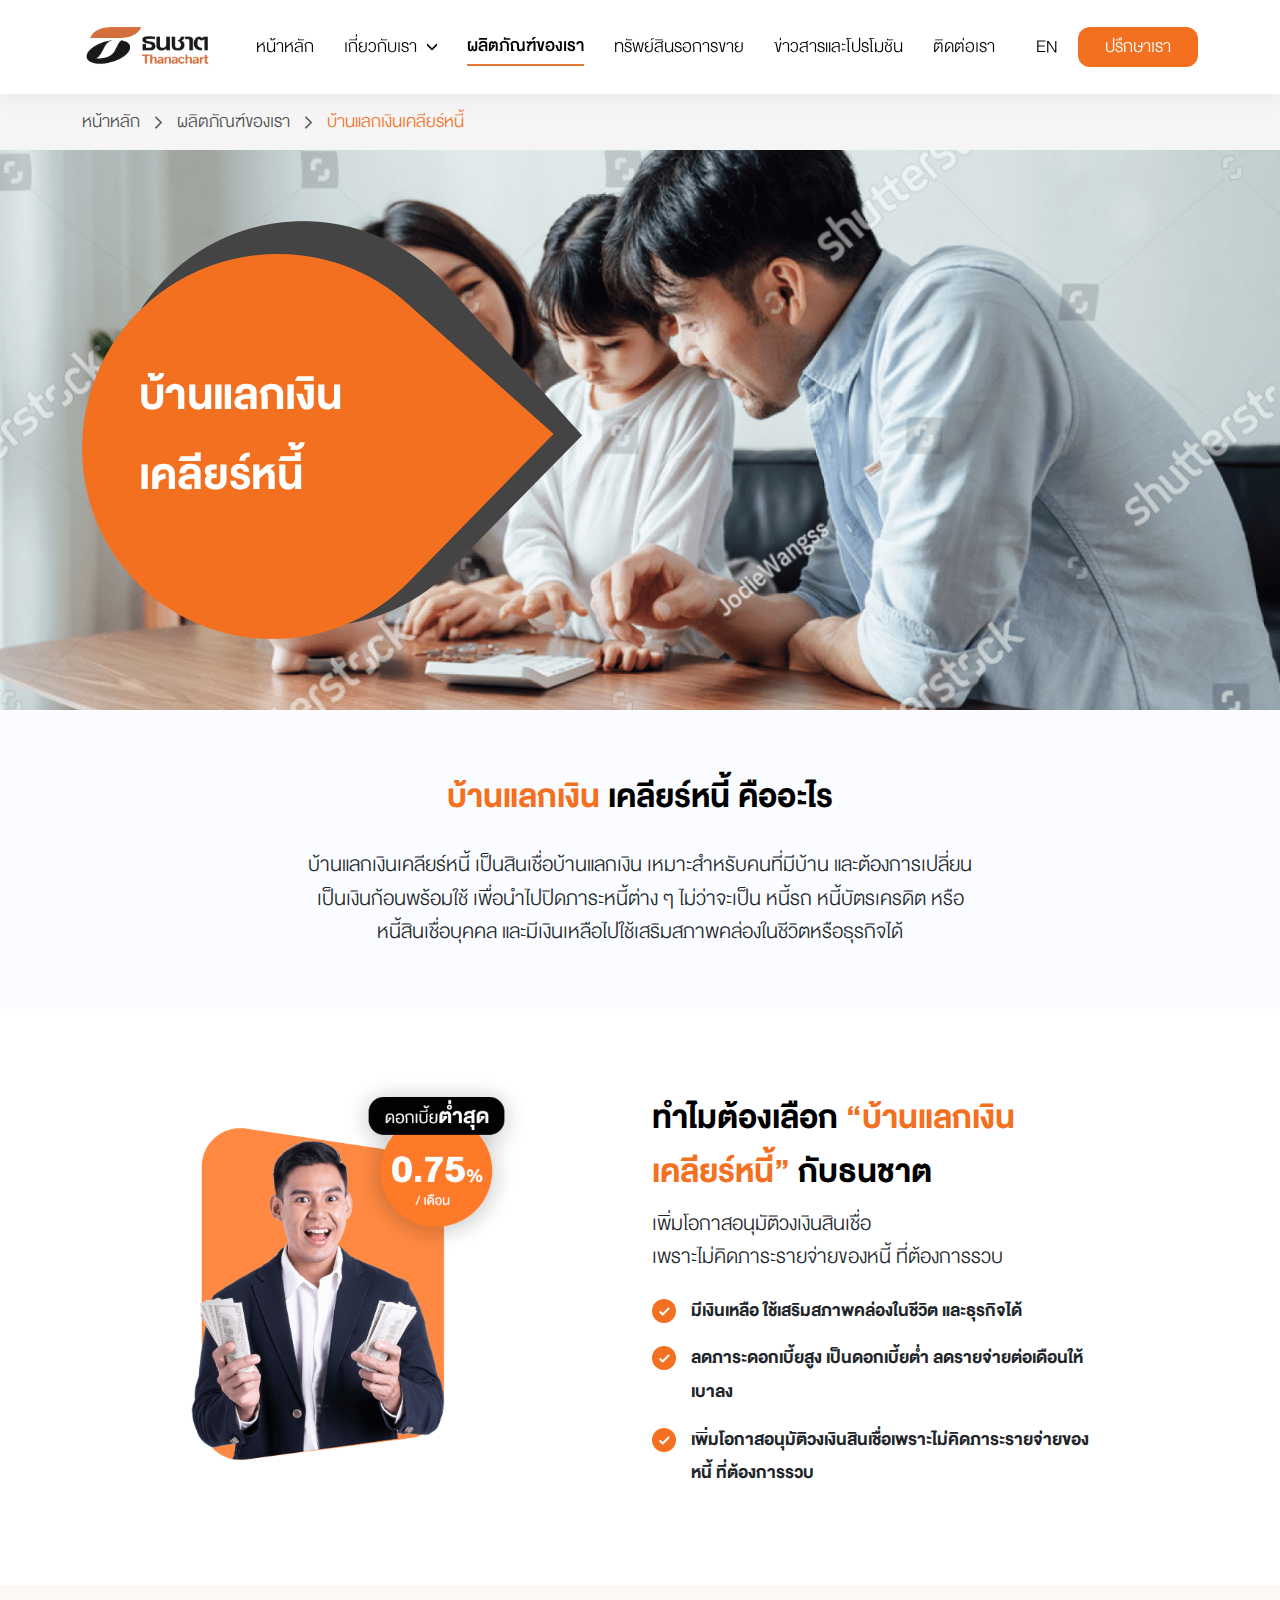
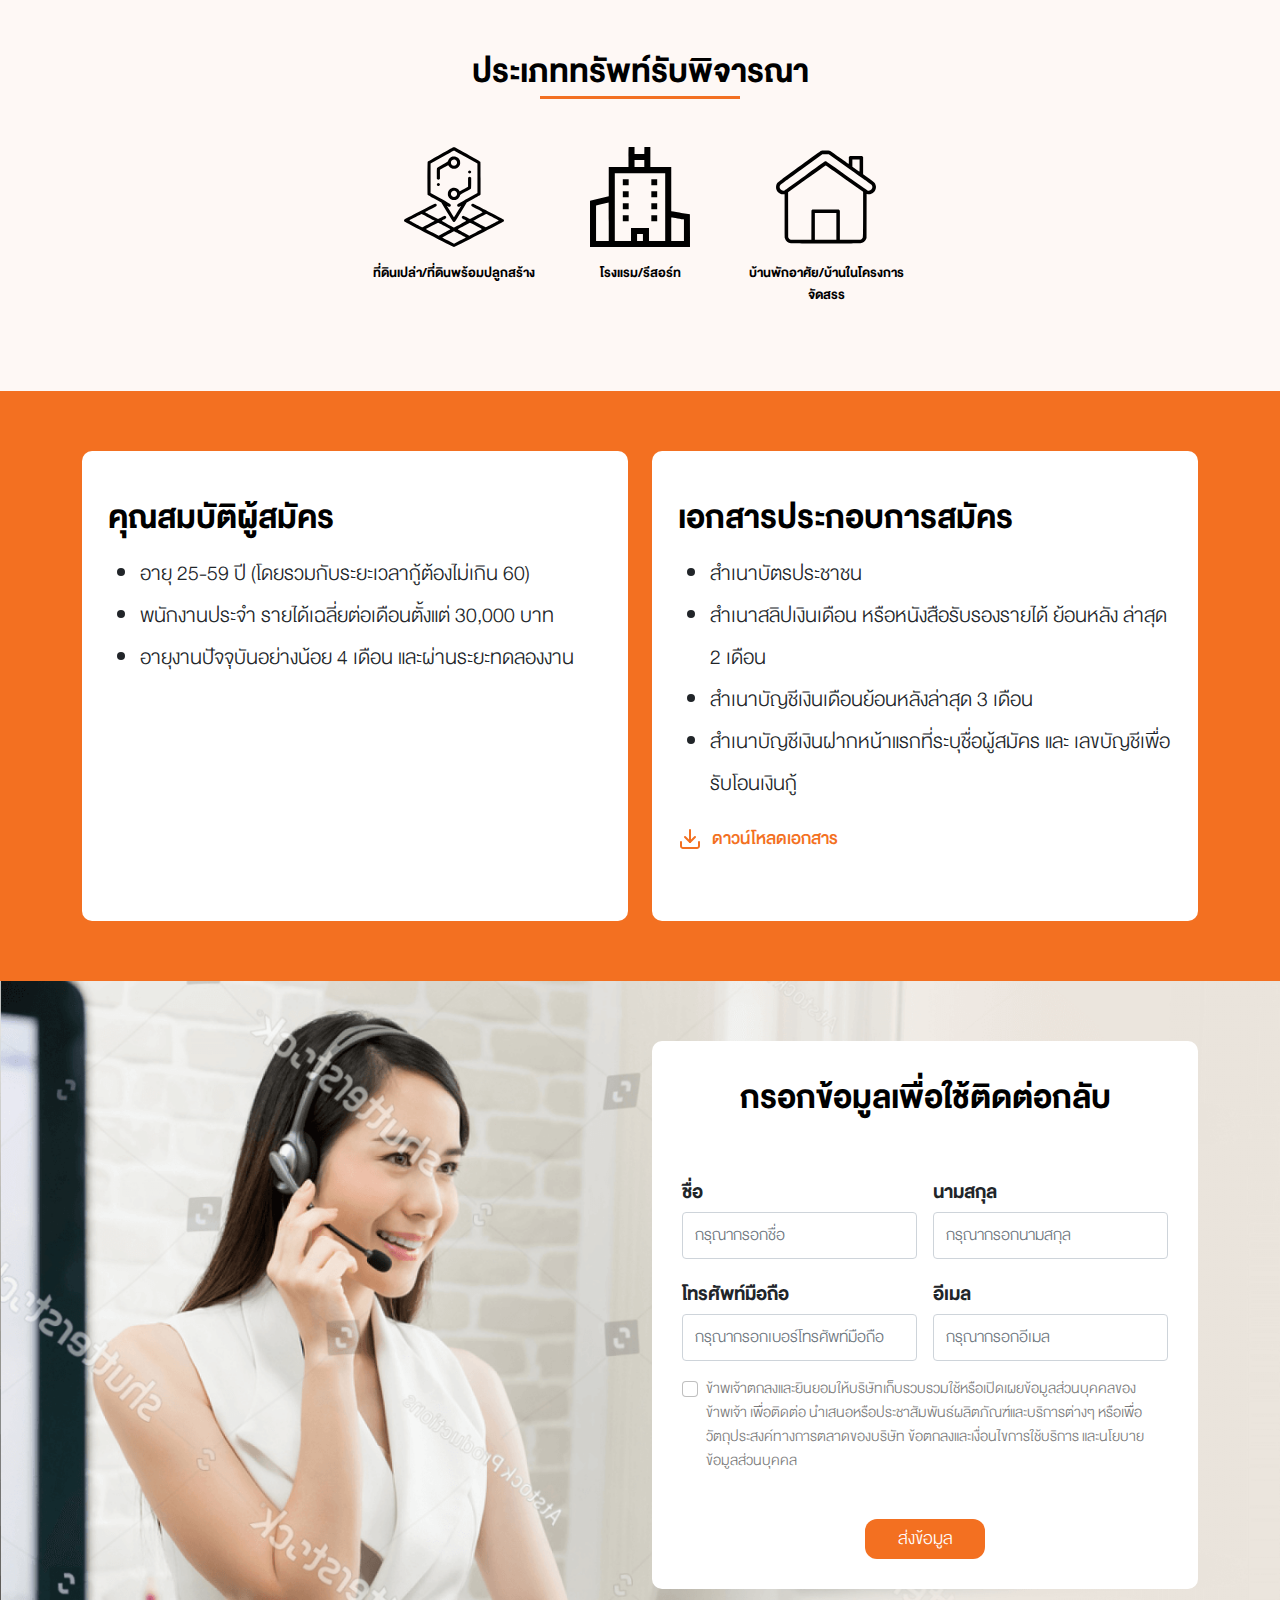
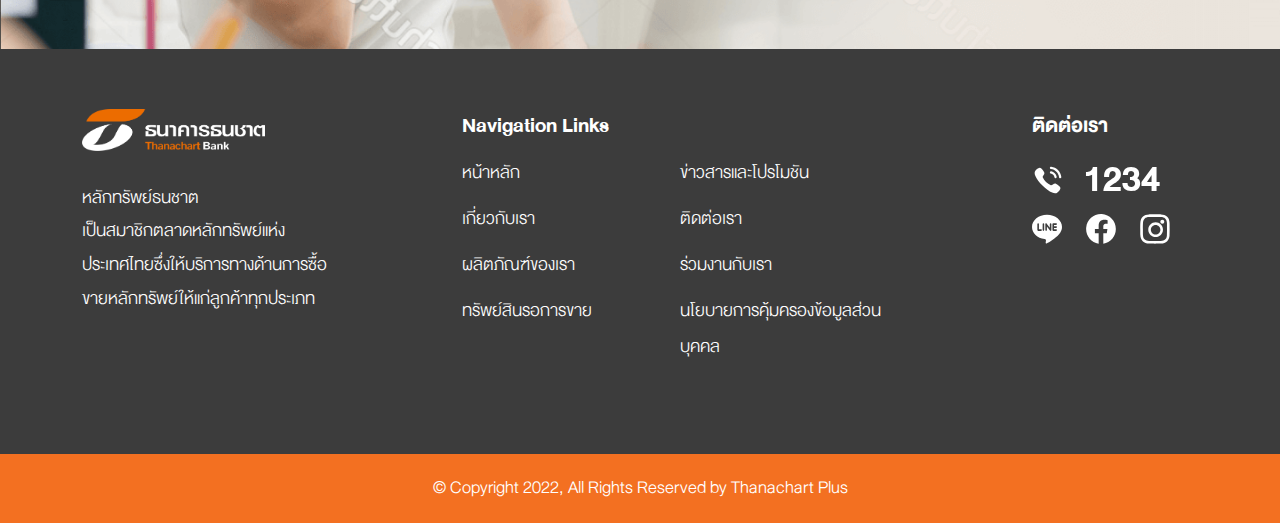
<file: productdetail.html>
<!DOCTYPE html>
<html lang="en">
  <head>
    <title>Welcome</title>
    <meta charset="utf-8" />
    <meta
      name="viewport"
      content="width=device-width, initial-scale=1.0, minimum-scale=1.0, maximum-scale=1.0, user-scalable=no"
    />

    <!-- CSS -->
    <link rel="stylesheet" href="assets/css/style.css" />
    <link rel="stylesheet" href="assets/css/bootstrap.min.css" />

    <!-- animate -->
    <link rel="stylesheet" href="assets/css/animate.min.css" />

    <!-- lightSlide -->
    <link type="text/css" rel="stylesheet" href="assets/css/lightslider.css" />

    <!-- splide -->
    <link type="text/css" rel="stylesheet" href="assets/css/splide.min.css" />

    <!-- owlcarousel -->
    <link rel="stylesheet" href="assets/css/owl.carousel.min.css" />
    <link rel="stylesheet" href="assets/css/owl.theme.default.min.css" />
  </head>

  <body>
    <!-- haeder -->
    <header class="header-sec bgc-white">
      <div class="container">
        <div class="navbar-sec animateMe" data-animation="fadeInDown">
          <a href="index.html" class="img-logo">
            <img src="./assets/img/logo-thanachart.png" alt="" />
          </a>
          <ul class="menu-list">
            <li class="menu-item">
              <a href="index.html">หน้าหลัก</a>
            </li>
            <li class="menu-item sub">
              <a href="#" class="icon">
                เกี่ยวกับเรา
                <svg
                  xmlns="http://www.w3.org/2000/svg"
                  width="10"
                  height="10"
                  viewBox="0 0 26 50"
                  fill="none"
                >
                  <path
                    d="M24.75 1.5L1.25 25L24.75 48.5"
                    stroke="white"
                    stroke-width="8"
                    stroke-linecap="round"
                    stroke-linejoin="round"
                  />
                </svg>
              </a>

              <ul class="submenu-list">
                <li class="submenu-item">
                  <a href="aboutus.html">ความเป็นมา</a>
                </li>
                <li class="submenu-item">
                  <a href="vision.html">วิสัยทัศน์และพันธกิจ</a>
                </li>
                <li class="submenu-item">
                  <a href="companystructure.html">ข้อมูลบริษัท</a>
                </li>
              </ul>
            </li>
            <li class="menu-item active">
              <a href="ourproduct.html">ผลิตภัณฑ์ของเรา</a>
            </li>
            <li class="menu-item">
              <a href="asset.html">ทรัพย์สินรอการขาย</a>
            </li>
            <li class="menu-item">
              <a href="promotion.html">ข่าวสารและโปรโมชัน</a>
            </li>
            <li class="menu-item">
              <a href="contactus.html">ติดต่อเรา</a>
            </li>
          </ul>
          <div class="wrap-box">
            <a href="" class="btn-link">en</a>
            <a href="" class="btn-main">ปรึกษาเรา</a>
          </div>
        </div>
      </div>
    </header>

    <!-- haeder mobile -->
    <header class="headerM-sec bgc-white">
      <div class="container">
        <div class="navbar-sec">
          <div class="wrap-box">
            <div class="">
              <input class="menu-btn" type="checkbox" id="menu-btn" />
              <label class="menu-icon" for="menu-btn">
                <span class="navicon"></span>
              </label>
              <ul class="menu">
                <li>
                  <a href="index.html">หน้าหลัก</a>
                </li>
                <li class="accordion">
                  <div class="accordion-item">
                    <h2 class="accordion-header">
                      <div
                        class="accordion-button collapsed"
                        data-bs-toggle="collapse"
                        data-bs-target="#collapseAboutUs"
                      >
                        <a href="#" class="icon">
                          เกี่ยวกับเรา

                          <svg
                            xmlns="http://www.w3.org/2000/svg"
                            width="10"
                            height="10"
                            viewBox="0 0 26 50"
                            fill="none"
                          >
                            <path
                              d="M24.75 1.5L1.25 25L24.75 48.5"
                              stroke="white"
                              stroke-width="8"
                              stroke-linecap="round"
                              stroke-linejoin="round"
                            />
                          </svg>
                        </a>
                      </div>
                    </h2>
                    <div
                      id="collapseAboutUs"
                      class="accordion-collapse collapse"
                    >
                      <ul class="submenu-list">
                        <li class="submenu-item">
                          <a href="aboutus.html">ความเป็นมา</a>
                        </li>
                        <li class="submenu-item">
                          <a href="vision.html">วิสัยทัศน์และพันธกิจ</a>
                        </li>
                        <li class="submenu-item">
                          <a href="companystructure.html">ข้อมูลบริษัท</a>
                        </li>
                      </ul>
                    </div>
                  </div>
                </li>
                <li class="active">
                  <a href="ourproduct.html">ผลิตภัณฑ์ของเรา</a>
                </li>
                <li>
                  <a href="asset.html">ทรัพย์สินรอการขาย</a>
                </li>
                <li>
                  <a href="promotion.html">ข่าวสารและโปรโมชัน</a>
                </li>
                <li>
                  <a href="contactus.html">ติดต่อเรา</a>
                </li>
              </ul>
            </div>

            <a
              href="index.html"
              class="img-logo animateMe"
              data-animation="fadeInDown"
            >
              <img src="./assets/img/logo-thanachart.png" alt="" />
            </a>
          </div>

          <div class="wrap-box animateMe" data-animation="fadeInDown">
            <a href="" class="btn-link">en</a>
            <a href="" class="btn-main">ปรึกษาเรา</a>
          </div>
        </div>
      </div>
    </header>

    <!-- breadcrumb -->
    <nav aria-label="breadcrumb" class="bgc-gray-primaly">
      <div class="container">
        <ol class="breadcrumb">
          <li class="breadcrumb-item"><a href="index.html">หน้าหลัก</a></li>
          <li class="breadcrumb-item">
            <a href="ourproduct.html">ผลิตภัณฑ์ของเรา</a>
          </li>
          <li class="breadcrumb-item active" aria-current="page">
            บ้านแลกเงินเคลียร์หนี้
          </li>
        </ol>
      </div>
    </nav>

    <!-- subheader -->
    <section
      class="sub-header"
      style="background-image: url('./assets/img/bg-h5.png')"
    >
      <div class="container position-relative h-100">
        <div class="bg-head">
          <div
            style="padding-top: 20px"
            class="animateMe"
            data-animation="fadeInUp"
          >
            <h3 class="head t-bold">บ้านแลกเงิน</h3>
            <h3 class="head t-bold">เคลียร์หนี้</h3>
          </div>
        </div>
      </div>
    </section>

    <!-- product -->
    <section class="wrapper-sec bgc-gray-secondary">
      <div class="container">
        <h2
          class="head c-primary text-center mb-4 animateMe"
          data-animation="fadeInUp"
        >
          บ้านแลกเงิน <span class="head c-dark">เคลียร์หนี้ คืออะไร</span>
        </h2>
        <p
          class="subhead text-center w-60 m-auto animateMe"
          data-animation="fadeInUp"
        >
          บ้านแลกเงินเคลียร์หนี้ เป็นสินเชื่อบ้านแลกเงิน เหมาะสำหรับคนที่มีบ้าน
          และต้องการเปลี่ยนเป็นเงินก้อนพร้อมใช้ เพื่อนำไปปิดภาระหนี้ต่าง ๆ
          ไม่ว่าจะเป็น หนี้รถ หนี้บัตรเครดิต หรือหนี้สินเชื่อบุคคล
          และมีเงินเหลือไปใช้เสริมสภาพคล่องในชีวิตหรือธุรกิจได้
        </p>
      </div>
    </section>

    <!-- business -->
    <section class="wrapper-sec">
      <div class="container">
        <div class="row align-items-center">
          <div
            class="col-12 offset-md-0 col-md-6 offset-lg-1 col-lg-4 animateMe"
            data-animation="fadeInUp"
          >
            <div class="img-box mb-5">
              <img src="./assets/img/pre2.png" alt="" />
            </div>
          </div>
          <div
            class="col-12 offset-md-0 col-md-6 offset-lg-1 col-lg-5 animateMe"
            data-animation="fadeInUp"
          >
            <h2 class="head c-dark">
              ทำไมต้องเลือก
              <span class="head c-primary">“บ้านแลกเงิน เคลียร์หนี้” </span>
              กับธนชาต
            </h2>
            <p class="subhead">
              เพิ่มโอกาสอนุมัติวงเงินสินเชื่อ <br />
              เพราะไม่คิดภาระรายจ่ายของหนี้ ที่ต้องการรวบ
            </p>

            <ul class="check-list">
              <li class="check-item">
                <div class="icon">
                  <svg
                    xmlns="http://www.w3.org/2000/svg"
                    width="24"
                    height="24"
                    viewBox="0 0 21 21"
                    fill="none"
                  >
                    <circle cx="10.5" cy="10.5" r="10.5" fill="#F37021" />
                    <path
                      d="M7.25879 11.4077L9.33286 13.4818L14.518 8.29663"
                      stroke="white"
                      stroke-width="1.8"
                      stroke-linecap="round"
                      stroke-linejoin="round"
                    />
                  </svg>
                </div>

                <p class="subhead t-bold mb-0">
                  มีเงินเหลือ ใช้เสริมสภาพคล่องในชีวิต และธุรกิจได้
                </p>
              </li>
              <li class="check-item">
                <div class="icon">
                  <svg
                    xmlns="http://www.w3.org/2000/svg"
                    width="24"
                    height="24"
                    viewBox="0 0 21 21"
                    fill="none"
                  >
                    <circle cx="10.5" cy="10.5" r="10.5" fill="#F37021" />
                    <path
                      d="M7.25879 11.4077L9.33286 13.4818L14.518 8.29663"
                      stroke="white"
                      stroke-width="1.8"
                      stroke-linecap="round"
                      stroke-linejoin="round"
                    />
                  </svg>
                </div>
                <p class="subhead t-bold mb-0">
                  ลดภาระดอกเบี้ยสูง เป็นดอกเบี้ยต่ำ ลดรายจ่ายต่อเดือนให้เบาลง
                </p>
              </li>
              <li class="check-item">
                <div class="icon">
                  <svg
                    xmlns="http://www.w3.org/2000/svg"
                    width="24"
                    height="24"
                    viewBox="0 0 21 21"
                    fill="none"
                  >
                    <circle cx="10.5" cy="10.5" r="10.5" fill="#F37021" />
                    <path
                      d="M7.25879 11.4077L9.33286 13.4818L14.518 8.29663"
                      stroke="white"
                      stroke-width="1.8"
                      stroke-linecap="round"
                      stroke-linejoin="round"
                    />
                  </svg>
                </div>
                <p class="subhead t-bold mb-0">
                  เพิ่มโอกาสอนุมัติวงเงินสินเชื่อเพราะไม่คิดภาระรายจ่ายของหนี้
                  ที่ต้องการรวบ
                </p>
              </li>
            </ul>
          </div>
        </div>
      </div>
    </section>

    <!-- type -->
    <section class="wrapper-sec" style="background: #fef8f5">
      <div class="container">
        <h2
          class="head c-dark text-center bd-btm mb-5 animateMe"
          data-animation="fadeInUp"
        >
          ประเภททรัพท์รับพิจารณา
        </h2>

        <div class="slide-show animateMe" data-animation="fadeInUp">
          <div class="owl-carousel owl-carousel-icon owl-theme">
            <div class="item">
              <div class="wrap-item svg-box">
                <div class="img-box bd-rd d-flex">
                  <svg
                    xmlns="http://www.w3.org/2000/svg"
                    version="1.0"
                    width="100"
                    height="100"
                    viewBox="0 0 512.000000 512.000000"
                    preserveAspectRatio="xMidYMid meet"
                  >
                    <g
                      transform="translate(0.000000,512.000000) scale(0.100000,-0.100000)"
                      fill="#000000"
                      stroke="none"
                    >
                      <path
                        d="M1880 4750 c-360 -203 -661 -377 -667 -387 -16 -21 -19 -1653 -3 -1683 5 -10 165 -105 354 -211 l344 -194 299 -490 c318 -522 318 -521 380 -499 22 7 85 105 326 499 l299 490 331 185 c182 102 342 195 354 207 l23 22 0 829 c0 776 -1 831 -17 850 -27 31 -1317 752 -1344 751 -13 0 -319 -166 -679 -369z m1283 -140 l596 -335 1 -755 0 -755 -505 -284 c-278 -155 -512 -293 -520 -304 -21 -30 -19 -60 6 -91 27 -35 76 -35 137 1 l46 27 -29 -50 c-84 -143 -331 -544 -335 -544 -4 0 -251 401 -335 544 l-29 50 46 -27 c61 -36 110 -36 137 -1 29 36 26 70 -7 102 -15 15 -249 151 -519 302 l-492 275 0 755 0 755 597 336 c328 185 600 336 603 335 3 0 274 -152 602 -336z"
                      />
                      <path
                        d="M2480 4631 c-52 -17 -111 -52 -146 -88 -36 -36 -84 -123 -84 -154 0 -11 -90 -68 -267 -169 -148 -84 -276 -161 -285 -172 -16 -18 -18 -47 -18 -290 l0 -269 25 -24 c15 -16 36 -25 55 -25 19 0 40 9 55 25 l25 24 0 233 0 233 203 115 c111 63 207 115 214 115 6 0 26 -22 45 -50 36 -54 114 -108 183 -126 57 -16 155 -4 213 25 73 37 105 68 143 138 31 58 34 70 33 148 0 72 -4 93 -26 136 -39 75 -70 107 -138 143 -48 26 -76 33 -133 37 -40 2 -83 0 -97 -5z m143 -165 c103 -43 128 -177 48 -257 -112 -113 -296 -12 -267 146 18 94 128 150 219 111z"
                      />
                      <path
                        d="M3305 3895 c-16 -15 -25 -36 -25 -55 0 -19 9 -40 25 -55 15 -16 36 -25 55 -25 19 0 40 9 55 25 16 15 25 36 25 55 0 19 -9 40 -25 55 -15 16 -36 25 -55 25 -19 0 -40 -9 -55 -25z"
                      />
                      <path
                        d="M3305 3575 l-25 -24 0 -233 0 -233 -202 -115 c-111 -63 -207 -116 -213 -118 -6 -1 -25 19 -42 46 -102 164 -348 188 -488 47 -65 -65 -89 -125 -89 -225 -1 -78 2 -90 33 -148 38 -70 70 -101 145 -140 43 -22 64 -26 136 -26 74 -1 92 3 137 27 29 15 69 43 89 63 36 37 84 124 84 155 0 11 96 71 275 174 152 87 280 166 285 176 6 10 10 133 10 284 l0 266 -25 24 c-15 16 -36 25 -55 25 -19 0 -40 -9 -55 -25z m-682 -709 c103 -43 128 -177 48 -257 -65 -65 -157 -65 -222 0 -124 123 13 325 174 257z"
                      />
                      <path
                        d="M1705 3255 c-50 -49 -15 -135 55 -135 41 0 80 39 80 80 0 41 -39 80 -80 80 -19 0 -40 -9 -55 -25z"
                      />
                      <path
                        d="M795 1820 c-423 -219 -775 -406 -782 -416 -18 -25 -16 -68 5 -92 22 -26 2515 -1312 2543 -1312 27 0 2519 1286 2542 1312 22 26 22 70 0 96 -10 11 -308 169 -663 352 -355 183 -700 361 -767 396 -140 73 -179 80 -212 38 -27 -34 -27 -67 2 -98 12 -13 147 -88 300 -167 152 -79 274 -146 270 -150 -16 -14 -656 -350 -662 -347 -3 2 -76 40 -162 86 -86 45 -166 82 -177 82 -35 0 -75 -43 -75 -78 0 -44 24 -67 123 -117 47 -24 93 -49 103 -57 15 -11 -19 -32 -299 -181 -174 -92 -322 -167 -329 -165 -7 2 -153 77 -324 168 -267 142 -309 167 -294 177 9 7 55 33 103 57 100 52 123 74 123 118 0 35 -40 78 -75 78 -11 0 -94 -38 -183 -85 l-163 -86 -332 177 c-182 97 -330 178 -328 179 2 2 127 67 278 145 151 78 285 153 298 166 28 31 28 64 1 98 -41 52 -36 55 -864 -374z m374 -266 c141 -75 289 -154 329 -176 l74 -40 -309 -164 c-169 -90 -313 -164 -319 -164 -5 0 -162 78 -348 174 -294 151 -336 176 -320 186 48 30 611 318 623 319 8 0 129 -60 270 -135z m3378 -29 c172 -88 313 -162 313 -165 0 -7 -659 -345 -678 -347 -10 -2 -156 71 -325 161 l-309 164 84 45 c380 205 575 306 588 304 8 -1 156 -74 327 -162z m-2377 -503 c113 -60 205 -113 205 -117 0 -5 -135 -80 -300 -168 l-300 -160 -288 148 c-159 81 -306 157 -328 169 l-39 23 312 165 312 166 110 -59 c61 -32 203 -107 316 -167z m1608 13 c194 -102 220 -119 205 -130 -10 -6 -157 -83 -328 -170 l-310 -157 -299 159 c-164 87 -298 163 -298 168 0 5 141 84 314 176 l313 167 90 -47 c50 -26 190 -101 313 -166z m-916 -381 c161 -85 296 -158 300 -162 4 -4 -130 -78 -297 -165 l-304 -158 -305 158 c-167 87 -302 160 -300 163 10 11 590 318 601 319 7 1 144 -69 305 -155z"
                      />
                    </g>
                  </svg>
                </div>
                <p class="desc text-center">
                  ที่ดินเปล่า/ที่ดินพร้อมปลูกสร้าง
                </p>
              </div>
            </div>
            <div class="item">
              <div class="wrap-item svg-box">
                <div class="img-box bd-rd d-flex">
                  <svg
                    xmlns="http://www.w3.org/2000/svg"
                    version="1.0"
                    width="100"
                    height="100"
                    viewBox="0 0 512.000000 512.000000"
                    preserveAspectRatio="xMidYMid meet"
                  >
                    <g
                      transform="translate(0.000000,512.000000) scale(0.100000,-0.100000)"
                      fill="#000000"
                      stroke="none"
                    >
                      <path
                        d="M1977 5113 c-4 -3 -7 -235 -7 -515 l0 -508 -505 0 -505 0 0 -744 0 -744 -480 -119 -480 -118 0 -1182 0 -1183 2560 0 2560 0 -2 837 -3 837 -445 73 c-245 39 -460 75 -477 78 l-33 6 0 1129 0 1130 -535 0 -535 0 0 515 0 516 -152 -3 -153 -3 -3 -177 -2 -178 -250 0 -250 0 0 180 0 180 -148 0 c-82 0 -152 -3 -155 -7z m803 -843 l0 -180 -250 0 -250 0 0 180 0 180 250 0 250 0 0 -180z m1070 -2225 l0 -1735 -415 0 -415 0 0 330 0 330 -460 0 -460 0 0 -330 0 -330 -415 0 -415 0 0 1735 0 1735 1290 0 1290 0 0 -1735z m-2890 -750 l0 -985 -325 0 -325 0 0 908 0 907 308 76 c169 43 315 77 325 78 16 1 17 -52 17 -984z m3527 170 c153 -25 288 -48 301 -50 l22 -5 0 -550 0 -550 -325 0 -325 0 0 600 0 600 24 0 c13 0 150 -20 303 -45z m-1777 -980 l0 -175 -150 0 -150 0 0 175 0 175 150 0 150 0 0 -175z"
                      />
                      <path
                        d="M1680 3315 l0 -155 150 0 150 0 0 155 0 155 -150 0 -150 0 0 -155z"
                      />
                      <path
                        d="M3140 3315 l0 -155 150 0 150 0 0 155 0 155 -150 0 -150 0 0 -155z"
                      />
                      <path
                        d="M1680 2705 l0 -155 150 0 150 0 0 155 0 155 -150 0 -150 0 0 -155z"
                      />
                      <path
                        d="M3140 2705 l0 -155 150 0 150 0 0 155 0 155 -150 0 -150 0 0 -155z"
                      />
                      <path
                        d="M1680 2085 l0 -155 150 0 150 0 0 155 0 155 -150 0 -150 0 0 -155z"
                      />
                      <path
                        d="M3140 2085 l0 -155 150 0 150 0 0 155 0 155 -150 0 -150 0 0 -155z"
                      />
                      <path
                        d="M1680 1470 l0 -150 150 0 150 0 0 150 0 150 -150 0 -150 0 0 -150z"
                      />
                      <path
                        d="M3140 1470 l0 -150 150 0 150 0 0 150 0 150 -150 0 -150 0 0 -150z"
                      />
                    </g>
                  </svg>
                </div>
                <p class="desc text-center">โรงแรม/รีสอร์ท</p>
              </div>
            </div>
            <div class="item">
              <div class="wrap-item svg-box">
                <div class="img-box bd-rd d-flex">
                  <svg
                    xmlns="http://www.w3.org/2000/svg"
                    version="1.0"
                    width="100"
                    height="100"
                    viewBox="0 0 512.000000 512.000000"
                    preserveAspectRatio="xMidYMid meet"
                  >
                    <g
                      transform="translate(0.000000,512.000000) scale(0.100000,-0.100000)"
                      fill="#000000"
                      stroke="none"
                    >
                      <path
                        d="M2310 4922 c-76 -39 -2191 -1584 -2224 -1625 -46 -57 -62 -92 -77 -164 -47 -226 149 -450 376 -431 l55 5 0 -1102 c0 -976 2 -1107 16 -1155 42 -142 156 -239 307 -261 85 -12 3485 -12 3560 1 127 20 234 99 286 210 l26 55 3 1128 2 1127 78 -6 c199 -16 357 106 394 305 9 48 9 76 -1 124 -28 136 -61 170 -382 399 l-269 191 0 439 0 440 -29 29 -29 29 -307 0 -307 0 -29 -29 -29 -29 0 -176 c0 -97 -3 -176 -6 -176 -3 0 -216 149 -473 332 -256 182 -480 337 -498 345 -23 9 -85 13 -221 13 -160 0 -193 -3 -222 -18z m1467 -938 c593 -421 1089 -775 1101 -787 76 -70 77 -184 3 -258 -61 -62 -142 -72 -219 -28 -18 10 -493 345 -1056 743 -564 399 -1036 728 -1050 732 -17 4 -37 -1 -60 -14 -19 -12 -479 -341 -1021 -732 -542 -391 -1000 -720 -1018 -730 -76 -43 -157 -33 -218 29 -74 74 -73 188 3 258 12 12 497 366 1077 787 l1055 766 162 0 163 0 1078 -766z m503 186 c0 -170 -3 -310 -6 -310 -3 0 -87 57 -185 127 l-179 126 0 184 0 183 185 0 185 0 0 -310z m-770 -672 l950 -672 0 -1153 c0 -1016 -2 -1158 -15 -1190 -20 -48 -41 -71 -87 -94 -35 -18 -67 -19 -563 -19 l-525 0 0 746 0 746 -29 29 -30 29 -675 -2 -675 -3 -23 -23 -23 -23 -3 -749 -2 -750 -526 0 c-507 0 -526 1 -564 20 -22 11 -52 39 -67 62 l-28 42 -3 1152 -2 1152 957 691 c527 380 964 689 971 686 7 -2 440 -307 962 -677z m-420 -2443 l0 -685 -550 0 -550 0 0 685 0 685 550 0 550 0 0 -685z"
                      />
                    </g>
                  </svg>
                </div>
                <p class="desc text-center">
                  บ้านพักอาศัย/บ้านในโครงการจัดสรร
                </p>
              </div>
            </div>
            <!-- <div class="item">
              <div class="wrap-item svg-box">
                <div class="img-box bd-rd d-flex">
                  <svg
                    xmlns="http://www.w3.org/2000/svg"
                    version="1.0"
                    width="100"
                    height="100"
                    viewBox="0 0 512.000000 512.000000"
                    preserveAspectRatio="xMidYMid meet"
                  >
                    <g
                      transform="translate(0.000000,512.000000) scale(0.100000,-0.100000)"
                      fill="#000000"
                      stroke="none"
                    >
                      <path
                        d="M756 5049 l-26 -31 0 -564 0 -564 -91 0 c-87 0 -92 -1 -120 -29 l-29 -29 0 -227 0 -227 29 -29 c28 -28 33 -29 120 -29 l91 0 -2 -287 -3 -288 -90 -3 c-81 -3 -92 -5 -117 -29 l-28 -27 0 -224 c0 -134 4 -231 10 -243 19 -34 64 -49 150 -49 l80 0 0 -285 0 -285 -80 0 c-86 0 -131 -15 -150 -49 -6 -12 -10 -109 -10 -244 l0 -224 25 -25 c29 -30 63 -38 151 -38 l64 0 0 -125 0 -124 -336 -3 -336 -3 -29 -33 -30 -33 3 -305 3 -306 28 -24 28 -24 1045 0 1045 0 24 24 c36 36 42 73 19 115 -13 24 -31 40 -54 48 -26 9 -277 12 -987 12 l-953 1 0 165 0 165 2360 0 2360 0 0 -165 0 -165 -952 -1 c-711 0 -962 -3 -988 -12 -23 -8 -41 -24 -54 -48 -23 -42 -17 -79 19 -115 l24 -24 1045 0 1045 0 28 24 28 24 3 306 3 305 -30 33 -29 33 -336 3 -336 3 0 124 0 125 64 0 c88 0 122 8 151 38 l25 25 0 224 c0 135 -4 232 -10 244 -19 34 -64 49 -150 49 l-80 0 0 285 0 285 80 0 c86 0 131 15 150 49 6 12 10 109 10 243 l0 224 -28 27 c-25 24 -36 26 -117 29 l-90 3 -3 288 -2 287 91 0 c87 0 92 1 120 29 l29 29 0 227 0 227 -29 29 c-28 28 -33 29 -120 29 l-91 0 0 564 0 564 -26 31 -26 31 -1778 0 -1778 0 -26 -31z m3434 -274 l0 -105 -377 0 c-208 0 -395 -3 -415 -6 -21 -4 -49 -18 -63 -32 l-25 -25 0 -1762 0 -1762 25 -25 c14 -14 39 -28 56 -32 18 -3 204 -6 415 -6 l384 0 0 -125 0 -125 -570 0 -570 0 0 771 0 771 -29 29 -29 29 -432 0 -432 0 -29 -29 -29 -29 0 -771 0 -771 -570 0 -570 0 0 125 0 125 384 0 c211 0 397 3 415 6 17 4 42 18 56 32 l25 25 0 1762 0 1762 -25 25 c-14 14 -42 28 -63 32 -20 3 -207 6 -414 6 l-378 0 0 105 0 105 1630 0 1630 0 0 -105z m-2580 -595 l0 -290 -340 0 -340 0 0 290 0 290 340 0 340 0 0 -290z m2580 0 l0 -290 -340 0 -340 0 0 290 0 290 340 0 340 0 0 -290z m-2580 -575 l0 -85 -460 0 -460 0 0 85 0 85 460 0 460 0 0 -85z m2820 0 l0 -85 -460 0 -460 0 0 85 0 85 460 0 460 0 0 -85z m-2820 -575 l0 -290 -340 0 -340 0 0 290 0 290 340 0 340 0 0 -290z m2580 0 l0 -290 -340 0 -340 0 0 290 0 290 340 0 340 0 0 -290z m-2580 -575 l0 -85 -460 0 -460 0 0 85 0 85 460 0 460 0 0 -85z m2820 0 l0 -85 -460 0 -460 0 0 85 0 85 460 0 460 0 0 -85z m-2820 -570 l0 -285 -340 0 -340 0 0 285 0 285 340 0 340 0 0 -285z m850 -155 c0 -483 0 -485 59 -510 39 -16 82 -5 112 26 l24 26 3 449 3 449 94 0 95 0 0 -700 0 -700 -290 0 -290 0 0 700 0 700 95 0 95 0 0 -440z m1730 155 l0 -285 -340 0 -340 0 0 285 0 285 340 0 340 0 0 -285z m-2580 -575 l0 -90 -460 0 -460 0 0 90 0 90 460 0 460 0 0 -90z m2820 0 l0 -90 -460 0 -460 0 0 90 0 90 460 0 460 0 0 -90z"
                      />
                      <path
                        d="M2148 4663 c-15 -2 -39 -18 -53 -34 l-25 -31 0 -419 c0 -269 4 -427 10 -440 26 -47 42 -49 480 -49 438 0 454 2 480 49 6 13 10 171 10 440 l0 421 -29 32 -29 33 -409 1 c-224 1 -420 0 -435 -3z m702 -483 l0 -290 -290 0 -290 0 0 290 0 290 290 0 290 0 0 -290z"
                      />
                      <path
                        d="M2118 3504 c-15 -8 -32 -23 -38 -34 -6 -12 -10 -171 -10 -439 l0 -421 29 -32 29 -33 432 0 432 0 29 33 29 32 0 421 c0 269 -4 427 -10 440 -26 47 -42 49 -482 49 -345 -1 -417 -3 -440 -16z m732 -474 l0 -290 -290 0 -290 0 0 290 0 290 290 0 290 0 0 -290z"
                      />
                      <path
                        d="M2489 201 c-21 -22 -29 -39 -29 -66 0 -52 44 -95 97 -95 46 0 76 19 93 59 40 98 -85 177 -161 102z"
                      />
                    </g>
                  </svg>
                </div>
                <p class="desc text-center">อาคารพาณิชยกรรม/อพาร์ทเม้นท์</p>
              </div>
            </div> -->
            <!-- <div class="item">
              <div class="wrap-item svg-box">
                <div class="img-box bd-rd d-flex">
                  <svg
                    xmlns="http://www.w3.org/2000/svg"
                    version="1.0"
                    width="100"
                    height="100"
                    viewBox="0 0 512.000000 512.000000"
                    preserveAspectRatio="xMidYMid meet"
                  >
                    <g
                      transform="translate(0.000000,512.000000) scale(0.100000,-0.100000)"
                      fill="#000000"
                      stroke="none"
                    >
                      <path
                        d="M1415 5108 c-46 -25 -45 -9 -45 -655 l0 -613 -656 0 -656 0 -29 -29 -29 -29 0 -1557 c0 -1164 3 -1562 12 -1578 21 -41 39 -46 146 -47 l102 0 0 -269 c0 -148 3 -277 6 -286 18 -47 -90 -45 2294 -45 2384 0 2276 -2 2294 45 3 9 6 138 6 286 l0 269 103 0 c106 1 124 6 145 47 9 16 12 414 12 1578 l0 1557 -29 29 -29 29 -656 0 -656 0 0 609 c0 335 -3 617 -6 626 -18 46 9 45 -1186 45 -794 -1 -1129 -4 -1143 -12z m2165 -1741 l0 -1583 -67 4 c-78 4 -154 -19 -222 -69 -47 -33 -101 -114 -119 -175 -27 -93 -5 -215 52 -293 l25 -33 -57 -42 c-31 -24 -69 -58 -85 -77 l-27 -34 -18 24 c-58 82 -142 162 -210 200 -13 7 -9 17 26 56 23 26 54 73 69 104 26 52 28 65 28 176 0 112 -2 124 -29 178 -145 292 -532 331 -728 72 -59 -78 -81 -157 -76 -273 5 -113 30 -178 100 -257 35 -39 39 -49 26 -56 -68 -38 -152 -118 -210 -200 l-18 -24 -27 34 c-16 19 -54 54 -85 77 l-57 42 18 23 c70 90 91 226 51 331 -28 75 -96 150 -168 185 -49 24 -69 28 -144 28 l-88 0 0 1583 0 1582 1020 0 1020 0 0 -1583z m-2212 -691 l2 -989 -31 -48 c-77 -121 -77 -267 2 -378 30 -42 30 -46 13 -56 -77 -43 -190 -185 -215 -270 -7 -25 -16 -45 -19 -45 -3 0 -22 12 -41 26 -19 14 -41 29 -49 34 -12 7 -10 15 13 47 47 68 61 113 61 198 0 66 -4 90 -26 136 -102 221 -377 273 -549 105 -115 -112 -132 -306 -39 -435 l30 -40 -43 -30 c-46 -31 -118 -105 -136 -140 -10 -19 -20 -21 -91 -21 l-80 0 0 1450 0 1450 598 -2 597 -3 3 -989z m3582 -456 l0 -1450 -80 0 c-71 0 -81 2 -91 21 -18 35 -90 109 -136 140 l-43 30 30 41 c90 124 77 308 -29 421 -170 182 -454 135 -559 -92 -22 -46 -26 -70 -26 -136 0 -85 14 -130 61 -198 23 -32 25 -40 13 -47 -8 -5 -30 -20 -49 -34 -19 -14 -38 -26 -41 -26 -3 0 -12 20 -19 45 -25 85 -138 227 -215 270 -17 10 -17 14 13 56 78 111 79 263 1 379 l-30 45 0 986 c0 542 3 989 7 992 3 4 273 7 600 7 l593 0 0 -1450z m-2291 -366 c94 -39 153 -128 153 -232 0 -71 -21 -125 -70 -176 -52 -54 -104 -76 -182 -76 -78 0 -130 22 -182 76 -49 51 -70 105 -70 177 0 181 182 300 351 231z m-959 -256 c118 -60 118 -233 0 -295 -75 -40 -149 -26 -207 40 -56 64 -56 150 0 214 58 66 130 80 207 41z m1863 8 c44 -18 95 -78 103 -121 19 -104 -64 -205 -169 -205 -86 0 -167 85 -167 174 1 115 126 197 233 152z m-2694 -275 c37 -27 70 -91 71 -136 0 -40 -38 -114 -71 -138 -55 -40 -144 -40 -198 0 -51 39 -66 70 -66 138 0 71 17 103 76 143 46 32 138 28 188 -7z m3571 7 c45 -31 69 -66 76 -110 18 -110 -56 -200 -166 -200 -137 0 -215 149 -137 262 47 70 160 93 227 48z m-1748 -167 c157 -54 265 -183 288 -346 5 -38 10 -202 10 -362 l0 -293 -430 0 -430 0 0 293 c0 160 5 324 10 362 23 161 130 290 284 345 71 26 196 26 268 1z m-983 -76 c103 -27 185 -100 228 -204 22 -54 23 -65 23 -388 l0 -333 -340 0 -340 0 0 318 c0 383 6 414 94 511 43 46 97 79 159 96 68 18 110 18 176 0z m1874 0 c120 -31 205 -115 241 -235 13 -44 16 -111 16 -372 l0 -318 -340 0 -340 0 0 333 c0 323 1 334 23 388 43 104 128 180 229 205 71 17 104 17 171 -1z m-2671 -277 c31 -14 75 -45 98 -69 85 -88 100 -145 100 -391 l0 -188 -340 0 -340 0 0 198 c0 224 8 267 65 344 39 53 109 105 169 124 66 22 181 13 248 -18z m3583 2 c64 -31 134 -101 165 -165 24 -48 25 -60 28 -267 l3 -218 -340 0 -341 0 0 188 c0 230 12 287 79 369 38 46 76 73 140 100 75 32 192 29 266 -7z"
                      />
                      <path
                        d="M2012 4770 c-48 -20 -52 -53 -52 -419 0 -344 3 -381 38 -407 25 -19 1099 -19 1124 0 35 26 38 63 38 407 0 371 -4 400 -55 419 -34 13 -1061 12 -1093 0z m978 -415 l0 -255 -430 0 -430 0 0 255 0 255 430 0 430 0 0 -255z"
                      />
                      <path
                        d="M2132 3668 l3 -83 83 -3 82 -3 0 86 0 85 -85 0 -86 0 3 -82z"
                      />
                      <path
                        d="M2472 3668 l3 -83 85 0 85 0 3 83 3 82 -91 0 -91 0 3 -82z"
                      />
                      <path
                        d="M2820 3665 l0 -86 83 3 82 3 3 83 3 82 -86 0 -85 0 0 -85z"
                      />
                      <path
                        d="M1790 3325 l0 -85 85 0 85 0 0 85 0 85 -85 0 -85 0 0 -85z"
                      />
                      <path
                        d="M2132 3328 l3 -83 83 -3 82 -3 0 86 0 85 -85 0 -86 0 3 -82z"
                      />
                      <path
                        d="M2472 3328 l3 -83 85 0 85 0 3 83 3 82 -91 0 -91 0 3 -82z"
                      />
                      <path
                        d="M2820 3325 l0 -86 83 3 82 3 3 83 3 82 -86 0 -85 0 0 -85z"
                      />
                      <path
                        d="M3160 3325 l0 -85 85 0 85 0 0 85 0 85 -85 0 -85 0 0 -85z"
                      />
                      <path
                        d="M1790 2985 l0 -85 85 0 85 0 0 85 0 85 -85 0 -85 0 0 -85z"
                      />
                      <path
                        d="M2130 2985 l0 -85 85 0 85 0 0 85 0 85 -85 0 -85 0 0 -85z"
                      />
                      <path
                        d="M2472 2988 l3 -83 85 0 85 0 3 83 3 82 -91 0 -91 0 3 -82z"
                      />
                      <path
                        d="M2820 2985 l0 -85 85 0 85 0 0 85 0 85 -85 0 -85 0 0 -85z"
                      />
                      <path
                        d="M3160 2985 l0 -85 85 0 85 0 0 85 0 85 -85 0 -85 0 0 -85z"
                      />
                      <path
                        d="M1790 2645 l0 -85 85 0 85 0 0 85 0 85 -85 0 -85 0 0 -85z"
                      />
                      <path
                        d="M2130 2645 l0 -85 85 0 85 0 0 85 0 85 -85 0 -85 0 0 -85z"
                      />
                      <path
                        d="M2470 2645 l0 -85 90 0 90 0 0 85 0 85 -90 0 -90 0 0 -85z"
                      />
                      <path
                        d="M2820 2645 l0 -85 85 0 85 0 0 85 0 85 -85 0 -85 0 0 -85z"
                      />
                      <path
                        d="M3160 2645 l0 -85 85 0 85 0 0 85 0 85 -85 0 -85 0 0 -85z"
                      />
                      <path
                        d="M1790 2305 l0 -85 85 0 85 0 0 85 0 85 -85 0 -85 0 0 -85z"
                      />
                      <path
                        d="M2130 2305 l0 -85 85 0 85 0 0 85 0 85 -85 0 -85 0 0 -85z"
                      />
                      <path
                        d="M2477 2384 c-4 -4 -7 -43 -7 -86 l0 -78 90 0 91 0 -3 83 -3 82 -80 3 c-45 1 -84 0 -88 -4z"
                      />
                      <path
                        d="M2820 2305 l0 -85 85 0 85 0 0 85 0 85 -85 0 -85 0 0 -85z"
                      />
                      <path
                        d="M3160 2305 l0 -85 85 0 85 0 0 85 0 85 -85 0 -85 0 0 -85z"
                      />
                      <path
                        d="M430 2475 l0 -685 85 0 85 0 0 685 0 685 -85 0 -85 0 0 -685z"
                      />
                      <path
                        d="M940 2475 l0 -685 85 0 85 0 0 685 0 685 -85 0 -85 0 0 -685z"
                      />
                      <path
                        d="M4010 2475 l0 -685 85 0 85 0 0 685 0 685 -85 0 -85 0 0 -685z"
                      />
                      <path
                        d="M4520 2475 l0 -685 85 0 85 0 0 685 0 685 -85 0 -85 0 0 -685z"
                      />
                    </g>
                  </svg>
                </div>
                <p class="desc text-center">อาคารสำนักงาน/อาคารชุด</p>
              </div>
            </div> -->
            <!-- <div class="item">
              <div class="wrap-item svg-box">
                <div class="img-box bd-rd d-flex">
                  <svg
                    xmlns="http://www.w3.org/2000/svg"
                    version="1.0"
                    width="100"
                    height="100"
                    viewBox="0 0 512.000000 512.000000"
                    preserveAspectRatio="xMidYMid meet"
                  >
                    <g
                      transform="translate(0.000000,512.000000) scale(0.100000,-0.100000)"
                      fill="#000000"
                      stroke="none"
                    >
                      <path
                        d="M3720 5035 c-8 -2 -49 -9 -90 -15 -358 -58 -694 -309 -862 -645 -90 -179 -122 -321 -122 -535 0 -221 33 -361 130 -550 116 -226 325 -428 549 -531 39 -18 72 -34 74 -36 3 -2 -31 -39 -74 -83 l-80 -80 -321 0 -321 0 -279 -320 -279 -320 -480 0 -481 0 -492 -532 -492 -533 58 -52 c31 -29 59 -52 62 -52 3 0 214 227 470 504 l465 505 481 0 481 0 279 320 279 320 320 0 320 0 135 134 135 133 108 -15 108 -15 -198 -199 -198 -198 -362 0 -363 0 -240 -320 -240 -320 -478 0 -478 0 -582 -665 -582 -665 0 -95 0 -95 2320 0 2320 0 0 1473 0 1472 58 72 c254 317 328 740 197 1129 -97 288 -321 545 -595 684 -167 84 -307 119 -505 125 -77 2 -147 2 -155 0z m266 -166 c153 -21 331 -92 459 -184 68 -48 205 -187 251 -255 149 -217 211 -496 169 -755 -37 -227 -141 -422 -313 -587 -91 -87 -140 -122 -242 -173 -353 -178 -768 -145 -1081 86 -74 55 -199 181 -246 250 -177 257 -229 598 -136 894 54 173 141 312 274 440 98 94 146 129 255 183 190 96 400 130 610 101z m574 -3309 l0 -1320 -160 0 -160 0 2 1236 3 1235 72 31 c40 16 110 54 155 83 46 29 84 53 86 54 1 1 2 -593 2 -1319z m-480 -110 l0 -1210 -160 0 -160 0 0 1062 0 1063 147 147 c81 82 153 148 160 148 10 0 13 -242 13 -1210z m-480 -230 l0 -980 -160 0 -160 0 0 920 0 920 98 0 98 0 59 60 c33 33 61 60 62 60 2 0 3 -441 3 -980z m-480 -60 l0 -920 -160 0 -160 0 0 920 0 920 160 0 160 0 0 -920z m-480 -85 l0 -835 -160 0 -160 0 0 627 0 626 156 209 c86 114 158 208 160 208 2 0 4 -376 4 -835z m-960 -235 l0 -600 -160 0 -160 0 0 600 0 600 160 0 160 0 0 -600z m480 0 l0 -600 -160 0 -160 0 0 600 0 600 160 0 160 0 0 -600z m-960 -70 l0 -530 -160 0 -160 0 0 351 0 350 157 180 c86 98 158 179 160 179 2 0 3 -238 3 -530z m-483 -527 c-2 -2 -104 -2 -225 -1 l-221 3 222 254 222 254 3 -253 c1 -139 1 -255 -1 -257z"
                      />
                      <path
                        d="M3676 4704 c-350 -63 -639 -356 -701 -709 -104 -600 417 -1125 1013 -1021 479 84 801 540 718 1015 -85 484 -544 803 -1030 715z m379 -178 c113 -36 198 -89 290 -181 91 -91 144 -175 182 -290 23 -71 26 -96 26 -215 0 -119 -3 -144 -26 -215 -38 -115 -91 -199 -182 -290 -91 -91 -175 -144 -290 -182 -71 -23 -96 -26 -215 -26 -119 0 -144 3 -215 26 -114 38 -198 90 -290 182 -91 91 -144 175 -182 290 -23 71 -26 96 -26 215 -1 118 3 145 25 212 39 119 92 204 182 294 110 110 236 177 381 204 88 16 250 4 340 -24z"
                      />
                      <path
                        d="M3760 4320 c0 -67 -3 -80 -16 -80 -77 0 -189 -88 -212 -166 -28 -94 -8 -169 63 -239 63 -64 100 -75 244 -75 105 0 113 -1 136 -25 16 -15 25 -36 25 -55 0 -19 -9 -40 -25 -55 -23 -24 -29 -25 -160 -25 l-135 0 0 40 0 40 -80 0 -80 0 0 -120 0 -120 120 0 120 0 0 -80 0 -80 80 0 80 0 0 80 c0 67 3 80 16 80 77 0 189 88 212 166 28 94 8 169 -63 239 -63 64 -100 75 -244 75 -105 0 -113 1 -136 25 -16 15 -25 36 -25 55 0 19 9 40 25 55 23 24 29 25 160 25 l135 0 0 -40 0 -40 80 0 80 0 0 120 0 120 -120 0 -120 0 0 80 0 80 -80 0 -80 0 0 -80z"
                      />
                      <path
                        d="M1840 4160 l0 -160 -80 0 -80 0 0 -320 0 -320 80 0 80 0 0 -160 0 -160 80 0 80 0 0 160 0 160 80 0 80 0 0 320 0 320 -80 0 -80 0 0 160 0 160 -80 0 -80 0 0 -160z m160 -480 l0 -160 -80 0 -80 0 0 160 0 160 80 0 80 0 0 -160z"
                      />
                      <path
                        d="M1200 3760 l0 -160 -80 0 -80 0 0 -400 0 -400 80 0 80 0 0 -160 0 -160 80 0 80 0 0 160 0 160 80 0 80 0 0 400 0 400 -80 0 -80 0 0 160 0 160 -80 0 -80 0 0 -160z m160 -560 l0 -240 -80 0 -80 0 0 240 0 240 80 0 80 0 0 -240z"
                      />
                      <path
                        d="M560 3520 l0 -160 -80 0 -80 0 0 -480 0 -480 80 0 80 0 0 -160 0 -160 80 0 80 0 0 160 0 160 80 0 80 0 0 480 0 480 -80 0 -80 0 0 160 0 160 -80 0 -80 0 0 -160z m160 -640 l0 -320 -80 0 -80 0 0 320 0 320 80 0 80 0 0 -320z"
                      />
                    </g>
                  </svg>
                </div>
                <p class="desc text-center">หุ้นในตลาดหลักทรัพย์</p>
              </div>
            </div> -->
            <!-- <div class="item">
              <div class="wrap-item svg-box">
                <div class="img-box bd-rd d-flex">
                  <svg
                    xmlns="http://www.w3.org/2000/svg"
                    version="1.0"
                    width="100"
                    height="100"
                    viewBox="0 0 512.000000 512.000000"
                    preserveAspectRatio="xMidYMid meet"
                  >
                    <g
                      transform="translate(0.000000,512.000000) scale(0.100000,-0.100000)"
                      fill="#000000"
                      stroke="none"
                    >
                      <path
                        d="M3720 5035 c-8 -2 -49 -9 -90 -15 -358 -58 -694 -309 -862 -645 -90 -179 -122 -321 -122 -535 0 -221 33 -361 130 -550 116 -226 325 -428 549 -531 39 -18 72 -34 74 -36 3 -2 -31 -39 -74 -83 l-80 -80 -321 0 -321 0 -279 -320 -279 -320 -480 0 -481 0 -492 -532 -492 -533 58 -52 c31 -29 59 -52 62 -52 3 0 214 227 470 504 l465 505 481 0 481 0 279 320 279 320 320 0 320 0 135 134 135 133 108 -15 108 -15 -198 -199 -198 -198 -362 0 -363 0 -240 -320 -240 -320 -478 0 -478 0 -582 -665 -582 -665 0 -95 0 -95 2320 0 2320 0 0 1473 0 1472 58 72 c254 317 328 740 197 1129 -97 288 -321 545 -595 684 -167 84 -307 119 -505 125 -77 2 -147 2 -155 0z m266 -166 c153 -21 331 -92 459 -184 68 -48 205 -187 251 -255 149 -217 211 -496 169 -755 -37 -227 -141 -422 -313 -587 -91 -87 -140 -122 -242 -173 -353 -178 -768 -145 -1081 86 -74 55 -199 181 -246 250 -177 257 -229 598 -136 894 54 173 141 312 274 440 98 94 146 129 255 183 190 96 400 130 610 101z m574 -3309 l0 -1320 -160 0 -160 0 2 1236 3 1235 72 31 c40 16 110 54 155 83 46 29 84 53 86 54 1 1 2 -593 2 -1319z m-480 -110 l0 -1210 -160 0 -160 0 0 1062 0 1063 147 147 c81 82 153 148 160 148 10 0 13 -242 13 -1210z m-480 -230 l0 -980 -160 0 -160 0 0 920 0 920 98 0 98 0 59 60 c33 33 61 60 62 60 2 0 3 -441 3 -980z m-480 -60 l0 -920 -160 0 -160 0 0 920 0 920 160 0 160 0 0 -920z m-480 -85 l0 -835 -160 0 -160 0 0 627 0 626 156 209 c86 114 158 208 160 208 2 0 4 -376 4 -835z m-960 -235 l0 -600 -160 0 -160 0 0 600 0 600 160 0 160 0 0 -600z m480 0 l0 -600 -160 0 -160 0 0 600 0 600 160 0 160 0 0 -600z m-960 -70 l0 -530 -160 0 -160 0 0 351 0 350 157 180 c86 98 158 179 160 179 2 0 3 -238 3 -530z m-483 -527 c-2 -2 -104 -2 -225 -1 l-221 3 222 254 222 254 3 -253 c1 -139 1 -255 -1 -257z"
                      />
                      <path
                        d="M3676 4704 c-350 -63 -639 -356 -701 -709 -104 -600 417 -1125 1013 -1021 479 84 801 540 718 1015 -85 484 -544 803 -1030 715z m379 -178 c113 -36 198 -89 290 -181 91 -91 144 -175 182 -290 23 -71 26 -96 26 -215 0 -119 -3 -144 -26 -215 -38 -115 -91 -199 -182 -290 -91 -91 -175 -144 -290 -182 -71 -23 -96 -26 -215 -26 -119 0 -144 3 -215 26 -114 38 -198 90 -290 182 -91 91 -144 175 -182 290 -23 71 -26 96 -26 215 -1 118 3 145 25 212 39 119 92 204 182 294 110 110 236 177 381 204 88 16 250 4 340 -24z"
                      />
                      <path
                        d="M3760 4320 c0 -67 -3 -80 -16 -80 -77 0 -189 -88 -212 -166 -28 -94 -8 -169 63 -239 63 -64 100 -75 244 -75 105 0 113 -1 136 -25 16 -15 25 -36 25 -55 0 -19 -9 -40 -25 -55 -23 -24 -29 -25 -160 -25 l-135 0 0 40 0 40 -80 0 -80 0 0 -120 0 -120 120 0 120 0 0 -80 0 -80 80 0 80 0 0 80 c0 67 3 80 16 80 77 0 189 88 212 166 28 94 8 169 -63 239 -63 64 -100 75 -244 75 -105 0 -113 1 -136 25 -16 15 -25 36 -25 55 0 19 9 40 25 55 23 24 29 25 160 25 l135 0 0 -40 0 -40 80 0 80 0 0 120 0 120 -120 0 -120 0 0 80 0 80 -80 0 -80 0 0 -80z"
                      />
                      <path
                        d="M1840 4160 l0 -160 -80 0 -80 0 0 -320 0 -320 80 0 80 0 0 -160 0 -160 80 0 80 0 0 160 0 160 80 0 80 0 0 320 0 320 -80 0 -80 0 0 160 0 160 -80 0 -80 0 0 -160z m160 -480 l0 -160 -80 0 -80 0 0 160 0 160 80 0 80 0 0 -160z"
                      />
                      <path
                        d="M1200 3760 l0 -160 -80 0 -80 0 0 -400 0 -400 80 0 80 0 0 -160 0 -160 80 0 80 0 0 160 0 160 80 0 80 0 0 400 0 400 -80 0 -80 0 0 160 0 160 -80 0 -80 0 0 -160z m160 -560 l0 -240 -80 0 -80 0 0 240 0 240 80 0 80 0 0 -240z"
                      />
                      <path
                        d="M560 3520 l0 -160 -80 0 -80 0 0 -480 0 -480 80 0 80 0 0 -160 0 -160 80 0 80 0 0 160 0 160 80 0 80 0 0 480 0 480 -80 0 -80 0 0 160 0 160 -80 0 -80 0 0 -160z m160 -640 l0 -320 -80 0 -80 0 0 320 0 320 80 0 80 0 0 -320z"
                      />
                    </g>
                  </svg>
                </div>
                <p class="desc text-center">หุ้นในตลาดหลักทรัพย์</p>
              </div>
            </div> -->
          </div>
        </div>

        <div class="slide-show-center animateMe" data-animation="fadeInUp">
          <div class="slide-type">
            <div class="wrap-item svg-box">
              <div class="img-box bd-rd d-flex">
                <svg
                  xmlns="http://www.w3.org/2000/svg"
                  version="1.0"
                  width="100"
                  height="100"
                  viewBox="0 0 512.000000 512.000000"
                  preserveAspectRatio="xMidYMid meet"
                >
                  <g
                    transform="translate(0.000000,512.000000) scale(0.100000,-0.100000)"
                    fill="#000000"
                    stroke="none"
                  >
                    <path
                      d="M1880 4750 c-360 -203 -661 -377 -667 -387 -16 -21 -19 -1653 -3 -1683 5 -10 165 -105 354 -211 l344 -194 299 -490 c318 -522 318 -521 380 -499 22 7 85 105 326 499 l299 490 331 185 c182 102 342 195 354 207 l23 22 0 829 c0 776 -1 831 -17 850 -27 31 -1317 752 -1344 751 -13 0 -319 -166 -679 -369z m1283 -140 l596 -335 1 -755 0 -755 -505 -284 c-278 -155 -512 -293 -520 -304 -21 -30 -19 -60 6 -91 27 -35 76 -35 137 1 l46 27 -29 -50 c-84 -143 -331 -544 -335 -544 -4 0 -251 401 -335 544 l-29 50 46 -27 c61 -36 110 -36 137 -1 29 36 26 70 -7 102 -15 15 -249 151 -519 302 l-492 275 0 755 0 755 597 336 c328 185 600 336 603 335 3 0 274 -152 602 -336z"
                    />
                    <path
                      d="M2480 4631 c-52 -17 -111 -52 -146 -88 -36 -36 -84 -123 -84 -154 0 -11 -90 -68 -267 -169 -148 -84 -276 -161 -285 -172 -16 -18 -18 -47 -18 -290 l0 -269 25 -24 c15 -16 36 -25 55 -25 19 0 40 9 55 25 l25 24 0 233 0 233 203 115 c111 63 207 115 214 115 6 0 26 -22 45 -50 36 -54 114 -108 183 -126 57 -16 155 -4 213 25 73 37 105 68 143 138 31 58 34 70 33 148 0 72 -4 93 -26 136 -39 75 -70 107 -138 143 -48 26 -76 33 -133 37 -40 2 -83 0 -97 -5z m143 -165 c103 -43 128 -177 48 -257 -112 -113 -296 -12 -267 146 18 94 128 150 219 111z"
                    />
                    <path
                      d="M3305 3895 c-16 -15 -25 -36 -25 -55 0 -19 9 -40 25 -55 15 -16 36 -25 55 -25 19 0 40 9 55 25 16 15 25 36 25 55 0 19 -9 40 -25 55 -15 16 -36 25 -55 25 -19 0 -40 -9 -55 -25z"
                    />
                    <path
                      d="M3305 3575 l-25 -24 0 -233 0 -233 -202 -115 c-111 -63 -207 -116 -213 -118 -6 -1 -25 19 -42 46 -102 164 -348 188 -488 47 -65 -65 -89 -125 -89 -225 -1 -78 2 -90 33 -148 38 -70 70 -101 145 -140 43 -22 64 -26 136 -26 74 -1 92 3 137 27 29 15 69 43 89 63 36 37 84 124 84 155 0 11 96 71 275 174 152 87 280 166 285 176 6 10 10 133 10 284 l0 266 -25 24 c-15 16 -36 25 -55 25 -19 0 -40 -9 -55 -25z m-682 -709 c103 -43 128 -177 48 -257 -65 -65 -157 -65 -222 0 -124 123 13 325 174 257z"
                    />
                    <path
                      d="M1705 3255 c-50 -49 -15 -135 55 -135 41 0 80 39 80 80 0 41 -39 80 -80 80 -19 0 -40 -9 -55 -25z"
                    />
                    <path
                      d="M795 1820 c-423 -219 -775 -406 -782 -416 -18 -25 -16 -68 5 -92 22 -26 2515 -1312 2543 -1312 27 0 2519 1286 2542 1312 22 26 22 70 0 96 -10 11 -308 169 -663 352 -355 183 -700 361 -767 396 -140 73 -179 80 -212 38 -27 -34 -27 -67 2 -98 12 -13 147 -88 300 -167 152 -79 274 -146 270 -150 -16 -14 -656 -350 -662 -347 -3 2 -76 40 -162 86 -86 45 -166 82 -177 82 -35 0 -75 -43 -75 -78 0 -44 24 -67 123 -117 47 -24 93 -49 103 -57 15 -11 -19 -32 -299 -181 -174 -92 -322 -167 -329 -165 -7 2 -153 77 -324 168 -267 142 -309 167 -294 177 9 7 55 33 103 57 100 52 123 74 123 118 0 35 -40 78 -75 78 -11 0 -94 -38 -183 -85 l-163 -86 -332 177 c-182 97 -330 178 -328 179 2 2 127 67 278 145 151 78 285 153 298 166 28 31 28 64 1 98 -41 52 -36 55 -864 -374z m374 -266 c141 -75 289 -154 329 -176 l74 -40 -309 -164 c-169 -90 -313 -164 -319 -164 -5 0 -162 78 -348 174 -294 151 -336 176 -320 186 48 30 611 318 623 319 8 0 129 -60 270 -135z m3378 -29 c172 -88 313 -162 313 -165 0 -7 -659 -345 -678 -347 -10 -2 -156 71 -325 161 l-309 164 84 45 c380 205 575 306 588 304 8 -1 156 -74 327 -162z m-2377 -503 c113 -60 205 -113 205 -117 0 -5 -135 -80 -300 -168 l-300 -160 -288 148 c-159 81 -306 157 -328 169 l-39 23 312 165 312 166 110 -59 c61 -32 203 -107 316 -167z m1608 13 c194 -102 220 -119 205 -130 -10 -6 -157 -83 -328 -170 l-310 -157 -299 159 c-164 87 -298 163 -298 168 0 5 141 84 314 176 l313 167 90 -47 c50 -26 190 -101 313 -166z m-916 -381 c161 -85 296 -158 300 -162 4 -4 -130 -78 -297 -165 l-304 -158 -305 158 c-167 87 -302 160 -300 163 10 11 590 318 601 319 7 1 144 -69 305 -155z"
                    />
                  </g>
                </svg>
              </div>
              <p class="desc text-center">
                ที่ดินเปล่า/ที่ดินพร้อมปลูกสร้าง
              </p>
            </div>
            <div class="wrap-item svg-box">
              <div class="img-box bd-rd d-flex">
                <svg
                  xmlns="http://www.w3.org/2000/svg"
                  version="1.0"
                  width="100"
                  height="100"
                  viewBox="0 0 512.000000 512.000000"
                  preserveAspectRatio="xMidYMid meet"
                >
                  <g
                    transform="translate(0.000000,512.000000) scale(0.100000,-0.100000)"
                    fill="#000000"
                    stroke="none"
                  >
                    <path
                      d="M1977 5113 c-4 -3 -7 -235 -7 -515 l0 -508 -505 0 -505 0 0 -744 0 -744 -480 -119 -480 -118 0 -1182 0 -1183 2560 0 2560 0 -2 837 -3 837 -445 73 c-245 39 -460 75 -477 78 l-33 6 0 1129 0 1130 -535 0 -535 0 0 515 0 516 -152 -3 -153 -3 -3 -177 -2 -178 -250 0 -250 0 0 180 0 180 -148 0 c-82 0 -152 -3 -155 -7z m803 -843 l0 -180 -250 0 -250 0 0 180 0 180 250 0 250 0 0 -180z m1070 -2225 l0 -1735 -415 0 -415 0 0 330 0 330 -460 0 -460 0 0 -330 0 -330 -415 0 -415 0 0 1735 0 1735 1290 0 1290 0 0 -1735z m-2890 -750 l0 -985 -325 0 -325 0 0 908 0 907 308 76 c169 43 315 77 325 78 16 1 17 -52 17 -984z m3527 170 c153 -25 288 -48 301 -50 l22 -5 0 -550 0 -550 -325 0 -325 0 0 600 0 600 24 0 c13 0 150 -20 303 -45z m-1777 -980 l0 -175 -150 0 -150 0 0 175 0 175 150 0 150 0 0 -175z"
                    />
                    <path
                      d="M1680 3315 l0 -155 150 0 150 0 0 155 0 155 -150 0 -150 0 0 -155z"
                    />
                    <path
                      d="M3140 3315 l0 -155 150 0 150 0 0 155 0 155 -150 0 -150 0 0 -155z"
                    />
                    <path
                      d="M1680 2705 l0 -155 150 0 150 0 0 155 0 155 -150 0 -150 0 0 -155z"
                    />
                    <path
                      d="M3140 2705 l0 -155 150 0 150 0 0 155 0 155 -150 0 -150 0 0 -155z"
                    />
                    <path
                      d="M1680 2085 l0 -155 150 0 150 0 0 155 0 155 -150 0 -150 0 0 -155z"
                    />
                    <path
                      d="M3140 2085 l0 -155 150 0 150 0 0 155 0 155 -150 0 -150 0 0 -155z"
                    />
                    <path
                      d="M1680 1470 l0 -150 150 0 150 0 0 150 0 150 -150 0 -150 0 0 -150z"
                    />
                    <path
                      d="M3140 1470 l0 -150 150 0 150 0 0 150 0 150 -150 0 -150 0 0 -150z"
                    />
                  </g>
                </svg>
              </div>
              <p class="desc text-center">โรงแรม/รีสอร์ท</p>
            </div>
            <div class="wrap-item svg-box">
              <div class="img-box bd-rd d-flex">
                <svg
                  xmlns="http://www.w3.org/2000/svg"
                  version="1.0"
                  width="100"
                  height="100"
                  viewBox="0 0 512.000000 512.000000"
                  preserveAspectRatio="xMidYMid meet"
                >
                  <g
                    transform="translate(0.000000,512.000000) scale(0.100000,-0.100000)"
                    fill="#000000"
                    stroke="none"
                  >
                    <path
                      d="M2310 4922 c-76 -39 -2191 -1584 -2224 -1625 -46 -57 -62 -92 -77 -164 -47 -226 149 -450 376 -431 l55 5 0 -1102 c0 -976 2 -1107 16 -1155 42 -142 156 -239 307 -261 85 -12 3485 -12 3560 1 127 20 234 99 286 210 l26 55 3 1128 2 1127 78 -6 c199 -16 357 106 394 305 9 48 9 76 -1 124 -28 136 -61 170 -382 399 l-269 191 0 439 0 440 -29 29 -29 29 -307 0 -307 0 -29 -29 -29 -29 0 -176 c0 -97 -3 -176 -6 -176 -3 0 -216 149 -473 332 -256 182 -480 337 -498 345 -23 9 -85 13 -221 13 -160 0 -193 -3 -222 -18z m1467 -938 c593 -421 1089 -775 1101 -787 76 -70 77 -184 3 -258 -61 -62 -142 -72 -219 -28 -18 10 -493 345 -1056 743 -564 399 -1036 728 -1050 732 -17 4 -37 -1 -60 -14 -19 -12 -479 -341 -1021 -732 -542 -391 -1000 -720 -1018 -730 -76 -43 -157 -33 -218 29 -74 74 -73 188 3 258 12 12 497 366 1077 787 l1055 766 162 0 163 0 1078 -766z m503 186 c0 -170 -3 -310 -6 -310 -3 0 -87 57 -185 127 l-179 126 0 184 0 183 185 0 185 0 0 -310z m-770 -672 l950 -672 0 -1153 c0 -1016 -2 -1158 -15 -1190 -20 -48 -41 -71 -87 -94 -35 -18 -67 -19 -563 -19 l-525 0 0 746 0 746 -29 29 -30 29 -675 -2 -675 -3 -23 -23 -23 -23 -3 -749 -2 -750 -526 0 c-507 0 -526 1 -564 20 -22 11 -52 39 -67 62 l-28 42 -3 1152 -2 1152 957 691 c527 380 964 689 971 686 7 -2 440 -307 962 -677z m-420 -2443 l0 -685 -550 0 -550 0 0 685 0 685 550 0 550 0 0 -685z"
                    />
                  </g>
                </svg>
              </div>
              <p class="desc text-center">
                บ้านพักอาศัย/บ้านในโครงการจัดสรร
              </p>
            </div>
          </div>
        </div>
      </div>
    </section>

    <!-- product -->
    <section class="wrapper-sec bgc-primary">
      <div class="container">
        <div class="row">
          <div class="col-12 col-md-6 mb-5 mb-md-0">
            <div
              class="wrapper-box bgc-white bd-rd h-100 animateMe"
              data-animation="fadeInUp"
            >
              <h3 class="head c-dark">คุณสมบัติผู้สมัคร</h3>
              <ul class="detail-list">
                <li class="detail-item subhead">
                  อายุ 25-59 ปี (โดยรวมกับระยะเวลากู้ต้องไม่เกิน 60)
                </li>
                <li class="detail-item subhead">
                  พนักงานประจำ รายได้เฉลี่ยต่อเดือนตั้งแต่ 30,000 บาท
                </li>
                <li class="detail-item subhead">
                  อายุงานปัจจุบันอย่างน้อย 4 เดือน และผ่านระยะทดลองงาน
                </li>
              </ul>
            </div>
          </div>

          <div class="col-12 col-md-6 mb-5 mb-md-0">
            <div
              class="wrapper-box bgc-white bd-rd h-100 animateMe"
              data-animation="fadeInUp"
            >
              <h3 class="head c-dark">เอกสารประกอบการสมัคร</h3>
              <ul class="detail-list">
                <li class="detail-item subhead">สำเนาบัตรประชาชน</li>
                <li class="detail-item subhead">
                  สำเนาสลิปเงินเดือน หรือหนังสือรับรองรายได้ ย้อนหลัง ล่าสุด 2
                  เดือน
                </li>
                <li class="detail-item subhead">
                  สำเนาบัญชีเงินเดือนย้อนหลังล่าสุด 3 เดือน
                </li>
                <li class="detail-item subhead">
                  สำเนาบัญชีเงินฝากหน้าแรกที่ระบุชื่อผู้สมัคร และ
                  เลขบัญชีเพื่อรับโอนเงินกู้
                </li>
              </ul>

              <a href="" class="sublink c-primary t-medium">
                <svg
                  xmlns="http://www.w3.org/2000/svg"
                  width="24"
                  height="24"
                  viewBox="0 0 24 24"
                  fill="none"
                >
                  <path
                    d="M21 15V19C21 19.5304 20.7893 20.0391 20.4142 20.4142C20.0391 20.7893 19.5304 21 19 21H5C4.46957 21 3.96086 20.7893 3.58579 20.4142C3.21071 20.0391 3 19.5304 3 19V15"
                    stroke="#F37021"
                    stroke-width="2"
                    stroke-linecap="round"
                    stroke-linejoin="round"
                  />
                  <path
                    d="M7 10L12 15L17 10"
                    stroke="#F37021"
                    stroke-width="2"
                    stroke-linecap="round"
                    stroke-linejoin="round"
                  />
                  <path
                    d="M12 15V3"
                    stroke="#F37021"
                    stroke-width="2"
                    stroke-linecap="round"
                    stroke-linejoin="round"
                  />
                </svg>
                ดาวน์โหลดเอกสาร
              </a>
            </div>
          </div>
        </div>
      </div>
    </section>

    <!-- call back -->
    <section class="wrapper-sec bgi-secondary">
      <div class="container">
        <div class="row">
          <div class="col-12 offset-lg-6 col-lg-6 offset-md-4 col-md-8">
            <div
              class="wrap-form bgc-white pd-3 bd-rd animateMe"
              data-animation="fadeInUp"
            >
              <h2 class="head c-dark text-center mb-5">
                กรอกข้อมูลเพื่อใช้ติดต่อกลับ
              </h2>

              <form class="row g-3">
                <!-- <div class="col-12">
                  <label for="" class="form-label">ผลิตภัณฑ์ที่สนใจ</label>
                  <div class="row">
                    <div class="col">
                      <div class="form-check form-check-inline">
                        <input
                          class="form-check-input"
                          type="checkbox"
                          id="inlineCheckbox1"
                          value="option1"
                          checked
                        />
                        <label class="form-check-label" for="inlineCheckbox1"
                          >วงเงินกู้ระยะยาว</label
                        >
                      </div>
                      <div class="form-check form-check-inline">
                        <input
                          class="form-check-input"
                          type="checkbox"
                          id="inlineCheckbox2"
                          value="option2"
                        />
                        <label class="form-check-label" for="inlineCheckbox2"
                          >เงินทุนหมุนเวียน</label
                        >
                      </div>
                      <div class="form-check form-check-inline">
                        <input
                          class="form-check-input"
                          type="checkbox"
                          id="inlineCheckbox3"
                          value="option3"
                        />
                        <label class="form-check-label" for="inlineCheckbox3"
                          >ทรัพย์สินรอการขาย</label
                        >
                      </div>
                    </div>
                  </div>
                </div> -->

                <div class="col-md-6">
                  <label for="" class="form-label">ชื่อ</label>
                  <input
                    type="text"
                    class="form-control"
                    id=""
                    placeholder="กรุณากรอกชื่อ"
                  />
                </div>

                <div class="col-md-6">
                  <label for="" class="form-label">นามสกุล</label>
                  <input
                    type="text"
                    class="form-control"
                    id=""
                    placeholder="กรุณากรอกนามสกุล"
                  />
                </div>

                <div class="col-md-6">
                  <label for="" class="form-label">โทรศัพท์มือถือ</label>
                  <input
                    type="tel"
                    class="form-control"
                    id=""
                    placeholder="กรุณากรอกเบอร์โทรศัพท์มือถือ"
                  />
                </div>

                <div class="col-md-6">
                  <label for="" class="form-label">อีเมล</label>
                  <input
                    type="email"
                    class="form-control"
                    id=""
                    placeholder="กรุณากรอกอีเมล"
                  />
                </div>

                <div class="col-12">
                  <div class="form-check">
                    <input
                      class="form-check-input"
                      type="checkbox"
                      id="gridCheck"
                    />
                    <label class="form-check-label" for="gridCheck">
                      ข้าพเจ้าตกลงและยินยอมให้บริษัทเก็บรวบรวมใช้หรือเปิดเผยข้อมูลส่วนบุคคลของข้าพเจ้า
                      เพื่อติดต่อ นำเสนอหรือประชาสัมพันธ์ผลิตภัณฑ์และบริการต่างๆ
                      หรือเพื่อวัตถุประสงค์ทางการตลาดของบริษัท
                      ข้อตกลงและเงื่อนไขการใช้บริการ และนโยบายข้อมูลส่วนบุคคล
                    </label>
                  </div>
                </div>

                <div class="col-12">
                  <a href="" type="submit" class="btn-main m-auto">ส่งข้อมูล</a>
                </div>
              </form>
            </div>
          </div>
        </div>
      </div>
    </section>

    <!-- footer -->
    <footer class="wrapper-sec bgc-dark">
      <div class="container">
        <div class="row">
          <div
            class="col-12 col-lg-3 col-md-5 mb-4 animateMe"
            data-animation="fadeInUp"
          >
            <a href="index.html" class="img-footer">
              <img src="./assets/img/logo-footer.png" alt="" />
            </a>
            <p class="desc c-white">
              หลักทรัพย์ธนชาต <br />
              เป็นสมาชิกตลาดหลักทรัพย์แห่งประเทศไทยซึ่งให้บริการทางด้านการซื้อขายหลักทรัพย์ให้แก่ลูกค้าทุกประเภท
            </p>
          </div>

          <div
            class="col-12 offset-lg-1 col-lg-6 mb-4 animateMe"
            data-animation="fadeInUp"
          >
            <h6 class="subhead c-white t-bold">Navigation Links</h6>
            <ul class="navigation-list">
              <li class="navigation-item">
                <a href="index.html">หน้าหลัก</a>
              </li>
              <li class="navigation-item">
                <a href="promotion.html">ข่าวสารและโปรโมชัน</a>
              </li>
              <li class="navigation-item">
                <a href="aboutus.html">เกี่ยวกับเรา</a>
              </li>
              <li class="navigation-item">
                <a href="contactus.html">ติดต่อเรา</a>
              </li>
              <li class="navigation-item">
                <a href="ourproduct.html">ผลิตภัณฑ์ของเรา</a>
              </li>
              <li class="navigation-item">
                <a href="applyjob.html">ร่วมงานกับเรา</a>
              </li>
              <li class="navigation-item">
                <a href="asset.html">ทรัพย์สินรอการขาย</a>
              </li>
              <li class="navigation-item">
                <a href="policy.html">นโยบายการคุ้มครองข้อมูลส่วนบุคคล</a>
              </li>
            </ul>
          </div>

          <div class="col-12 col-lg-2 mb-4 animateMe" data-animation="fadeInUp">
            <h6 class="subhead c-white t-bold">ติดต่อเรา</h6>
            <a href="" class="btn-call head c-white">
              <div class="icn">
                <svg
                  xmlns="http://www.w3.org/2000/svg"
                  width="32"
                  height="32"
                  viewBox="0 0 157 157"
                  fill="none"
                >
                  <path
                    fill-rule="evenodd"
                    clip-rule="evenodd"
                    d="M93.9111 13.1351C92.4518 12.9259 90.9859 13.3574 89.8198 14.2857C88.621 15.227 87.8718 16.5868 87.709 18.1099C87.3637 21.1889 89.5852 23.9738 92.6602 24.3202C113.866 26.6867 130.349 43.2061 132.733 64.4781C133.052 67.3283 135.443 69.4791 138.297 69.4791C138.512 69.4791 138.72 69.466 138.935 69.4398C140.427 69.2764 141.756 68.5377 142.694 67.361C143.626 66.1843 144.049 64.72 143.88 63.223C140.909 36.682 120.368 16.0834 93.9111 13.1351ZM94.3183 35.9133C91.2042 35.338 88.3441 37.3253 87.7513 40.3651C87.1584 43.4049 89.152 46.3727 92.1814 46.9676C101.302 48.7457 108.345 55.8059 110.13 64.9579V64.9645C110.638 67.599 112.957 69.5144 115.628 69.5144C115.987 69.5144 116.345 69.4817 116.71 69.4163C119.739 68.8083 121.733 65.847 121.14 62.8007C118.475 49.1314 107.954 38.5739 94.3183 35.9133ZM104.667 98.7173C107.62 97.0143 110.956 95.091 115.164 95.986C118.975 96.7901 131.966 107.335 135.523 110.989C137.855 113.381 139.152 115.852 139.354 118.324C139.705 128.018 126.532 139.086 124.135 140.465C120.949 142.76 117.242 143.917 113.079 143.917C108.825 143.917 104.082 142.707 98.9093 140.295C70.8433 128.58 27.969 86.5529 16.6332 58.7045C11.9294 48.3365 11.8969 39.7859 16.555 33.3598C18.4117 30.3462 28.9984 17.7491 38.4775 18.1478C40.9987 18.3636 43.4483 19.6579 45.8523 22.0113C49.4876 25.5741 59.768 38.6027 60.5628 42.4269C61.4423 46.6761 59.5139 50.0558 57.8005 53.0237C57.4351 53.6617 56.9427 54.4188 56.4032 55.2483C54.3559 58.3963 51.6309 62.5864 52.5952 65.2613C59.5074 82.2318 75.4753 97.0385 92.4531 103.994C95.0786 104.948 99.2663 102.204 102.404 100.147C103.222 99.6116 103.968 99.1226 104.597 98.7578L104.667 98.7173Z"
                    fill="white"
                  />
                </svg>
              </div>
              <h1 class="head t-bold mb-0">1234</h1>
            </a>
            <ul class="social-list">
              <li class="social-item">
                <a href="">
                  <svg
                    xmlns="http://www.w3.org/2000/svg"
                    width="30"
                    height="30"
                    viewBox="0 0 72 69"
                    fill="none"
                  >
                    <path
                      d="M36 0C16.155 0 0 13.1943 0 29.4097C0 43.9331 12.81 56.1014 30.105 58.4144C31.278 58.6635 32.874 59.1945 33.279 60.1965C33.639 61.1055 33.516 62.5095 33.393 63.4576L32.901 66.5356C32.766 67.4447 32.181 70.1147 36.048 68.4827C39.921 66.8567 56.796 56.1704 64.356 47.4252C69.528 41.725 72 35.8839 72 29.4097C72 13.1943 55.845 0 36 0ZM21.909 39.052H14.751C13.716 39.052 12.861 38.1909 12.861 37.1529V22.7496C12.861 21.7085 13.716 20.8475 14.751 20.8475C15.795 20.8475 16.641 21.7085 16.641 22.7496V35.2509H21.909C22.953 35.2509 23.796 36.1059 23.796 37.1529C23.796 38.1909 22.95 39.052 21.909 39.052V39.052ZM29.307 37.1529C29.307 38.1909 28.461 39.052 27.414 39.052C26.379 39.052 25.533 38.1909 25.533 37.1529V22.7496C25.533 21.7085 26.379 20.8475 27.423 20.8475C28.461 20.8475 29.307 21.7085 29.307 22.7496V37.1529ZM46.53 37.1529C46.53 37.9689 46.008 38.692 45.234 38.953C45.042 39.016 44.835 39.046 44.637 39.046C44.004 39.046 43.464 38.773 43.107 38.2899L35.778 28.2757V37.1499C35.778 38.1879 34.941 39.049 33.885 39.049C32.847 39.049 32.007 38.1879 32.007 37.1499V22.7496C32.007 21.9335 32.526 21.2105 33.297 20.9525C33.477 20.8835 33.705 20.8535 33.879 20.8535C34.464 20.8535 35.004 21.1685 35.364 21.6215L42.75 31.6748V22.7496C42.75 21.7085 43.596 20.8475 44.64 20.8475C45.675 20.8475 46.53 21.7085 46.53 22.7496V37.1529ZM58.095 28.0477C59.142 28.0477 59.985 28.9087 59.985 29.9527C59.985 30.9938 59.142 31.8548 58.095 31.8548H52.83V35.2509H58.095C59.142 35.2509 59.985 36.1059 59.985 37.1529C59.985 38.1909 59.142 39.052 58.095 39.052H50.937C49.902 39.052 49.056 38.1909 49.056 37.1529V22.7496C49.056 21.7085 49.902 20.8475 50.946 20.8475H58.104C59.142 20.8475 59.985 21.7085 59.985 22.7496C59.985 23.8026 59.142 24.6516 58.095 24.6516H52.83V28.0477H58.095Z"
                      fill="white"
                    />
                  </svg>
                </a>
              </li>
              <li class="social-item">
                <a href="">
                  <svg
                    xmlns="http://www.w3.org/2000/svg"
                    width="30"
                    height="30"
                    viewBox="0 0 70 70"
                    fill="none"
                  >
                    <path
                      d="M69.6314 34.8758C69.6285 16.3211 55.1896 1.01622 36.7744 0.0482466C18.3593 -0.919732 2.41406 12.788 0.48977 31.2414C-1.43452 49.6948 11.3357 66.4342 29.5495 69.3333V44.9584H20.7488V34.8758H29.5495V27.1911C29.5495 18.4492 34.7255 13.6205 42.6422 13.6205C45.2421 13.6567 47.8359 13.8841 50.4029 14.3006V22.8856H46.0308C44.5215 22.6839 43.0031 23.1838 41.9042 24.2441C40.8054 25.3044 40.2454 26.81 40.3824 28.3357V34.8758H49.9978L48.4595 44.9584H40.3824V69.3333C57.2292 66.6518 69.6341 52.0378 69.6314 34.8758Z"
                      fill="white"
                    />
                  </svg>
                </a>
              </li>
              <li class="social-item">
                <a href="">
                  <svg
                    xmlns="http://www.w3.org/2000/svg"
                    width="30"
                    height="30"
                    viewBox="0 0 67 67"
                    fill="none"
                  >
                    <path
                      fill-rule="evenodd"
                      clip-rule="evenodd"
                      d="M19.8629 0.846711C23.366 0.687974 24.484 0.649658 33.4034 0.649658C42.3228 0.649658 43.4408 0.687974 46.9439 0.846711C52.2835 1.09029 56.9703 2.3985 60.7335 6.16166C64.498 9.92618 65.8049 14.6144 66.0484 19.9512C66.2072 23.4544 66.2455 24.5724 66.2455 33.4918C66.2455 42.4111 66.2072 43.5291 66.0484 47.0323C65.8049 52.3719 64.4967 57.0587 60.7335 60.8219C56.969 64.5864 52.2794 65.8932 46.9439 66.1368C43.4408 66.2956 42.3228 66.3339 33.4034 66.3339C24.484 66.3339 23.366 66.2956 19.8629 66.1368C14.5233 65.8932 9.83644 64.585 6.07328 60.8219C2.30875 57.0573 1.00191 52.3691 0.758332 47.0323C0.599595 43.5291 0.561279 42.4111 0.561279 33.4918C0.561279 24.5724 0.599595 23.4544 0.758332 19.9512C1.00191 14.6117 2.31012 9.92482 6.07328 6.16166C9.83781 2.39713 14.526 1.09029 19.8629 0.846711ZM46.6739 6.75799C43.2104 6.59925 42.1718 6.56641 33.4029 6.56641C24.6341 6.56641 23.5954 6.60062 20.132 6.75799C16.3948 6.92904 12.9259 7.67756 10.2574 10.346C7.58902 13.0144 6.8405 16.4834 6.66944 20.2205C6.51071 23.684 6.47786 24.7226 6.47786 33.4915C6.47786 42.2603 6.51208 43.2989 6.66944 46.7624C6.8405 50.4996 7.58902 53.9685 10.2574 56.6369C12.9259 59.3053 16.3948 60.0539 20.132 60.2249C23.5941 60.3837 24.6327 60.4165 33.4029 60.4165C42.1731 60.4165 43.2118 60.3823 46.6739 60.2249C50.411 60.0539 53.88 59.3053 56.5484 56.6369C59.2168 53.9685 59.9653 50.4996 60.1364 46.7624C60.2951 43.2989 60.328 42.2603 60.328 33.4915C60.328 24.7226 60.2938 23.684 60.1364 20.2205C59.9653 16.4834 59.2168 13.0144 56.5484 10.346C53.88 7.67756 50.411 6.92904 46.6739 6.75799Z"
                      fill="white"
                    />
                    <path
                      fill-rule="evenodd"
                      clip-rule="evenodd"
                      d="M18.4753 34.9836C18.4753 25.9149 25.8264 18.5625 34.8964 18.5625C43.9663 18.5625 51.3174 25.9136 51.3174 34.9836C51.3174 44.0535 43.9663 51.4046 34.8964 51.4046C25.8264 51.4046 18.4753 44.0522 18.4753 34.9836ZM24.237 34.9825C24.237 40.8692 29.0098 45.642 34.8965 45.642C40.7833 45.642 45.5561 40.8692 45.5561 34.9825C45.5561 29.0957 40.7833 24.3229 34.8965 24.3229C29.0098 24.3229 24.237 29.0957 24.237 34.9825Z"
                      fill="white"
                    />
                    <circle
                      cx="49.8242"
                      cy="17.0708"
                      r="4.47847"
                      fill="white"
                    />
                  </svg>
                </a>
              </li>
            </ul>
          </div>
        </div>
      </div>
    </footer>

    <div class="license c-white bgc-primary">
      <h4 class="mb-0">
        © Copyright 2022, All Rights Reserved by Thanachart Plus
      </h4>
    </div>

    <!-- JS -->
    <script src="assets/js/jquery.min.js"></script>
    <script src="assets/js/bootstrap.bundle.min.js"></script>
    <script src="assets/js/script.js"></script>

    <!-- animate -->
    <script src="assets/js/jquery.waypoints.min.js"></script>

    <!-- lightSlide -->
    <script src="assets/js/lightslider.js"></script>

    <!-- splide -->
    <script src="assets/js/splide.js"></script>

    <!-- owlcarousel -->
    <script src="assets/js/owl.carousel.min.js"></script>
  </body>
</html>
</file>
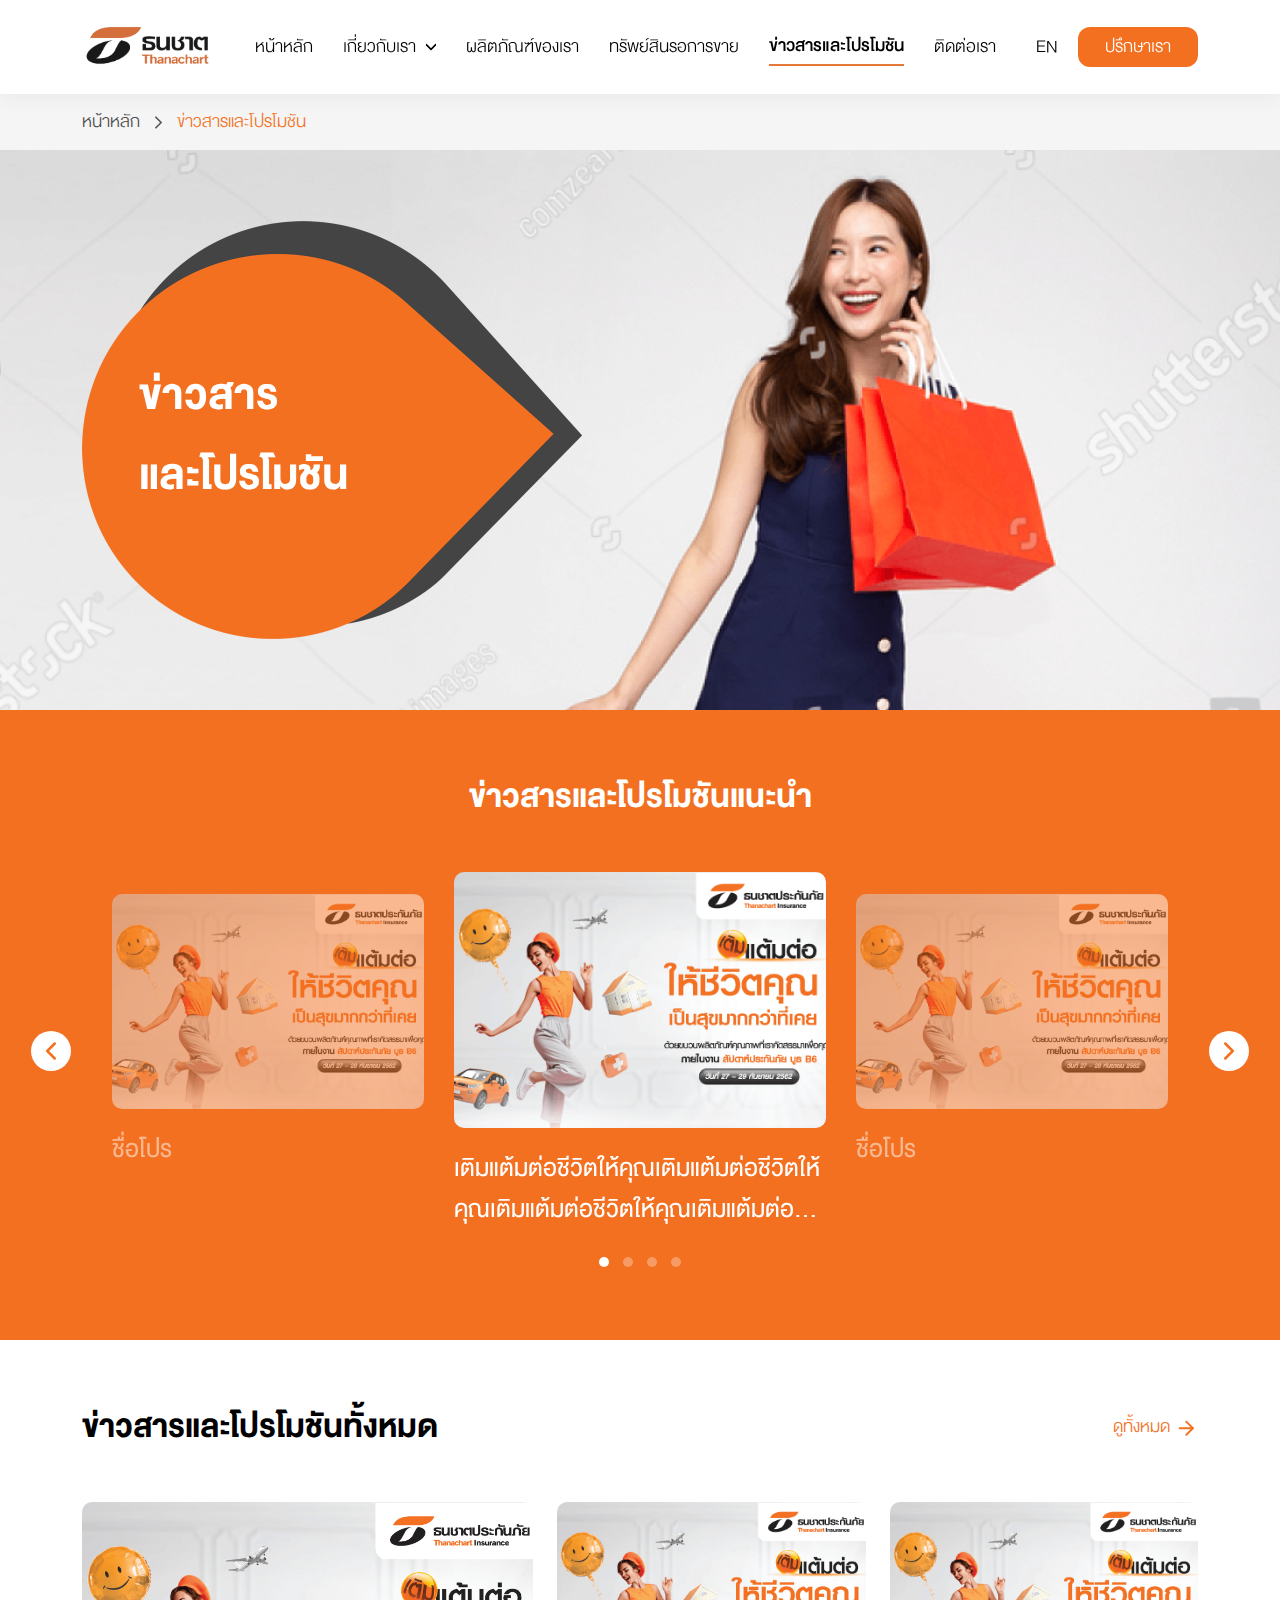
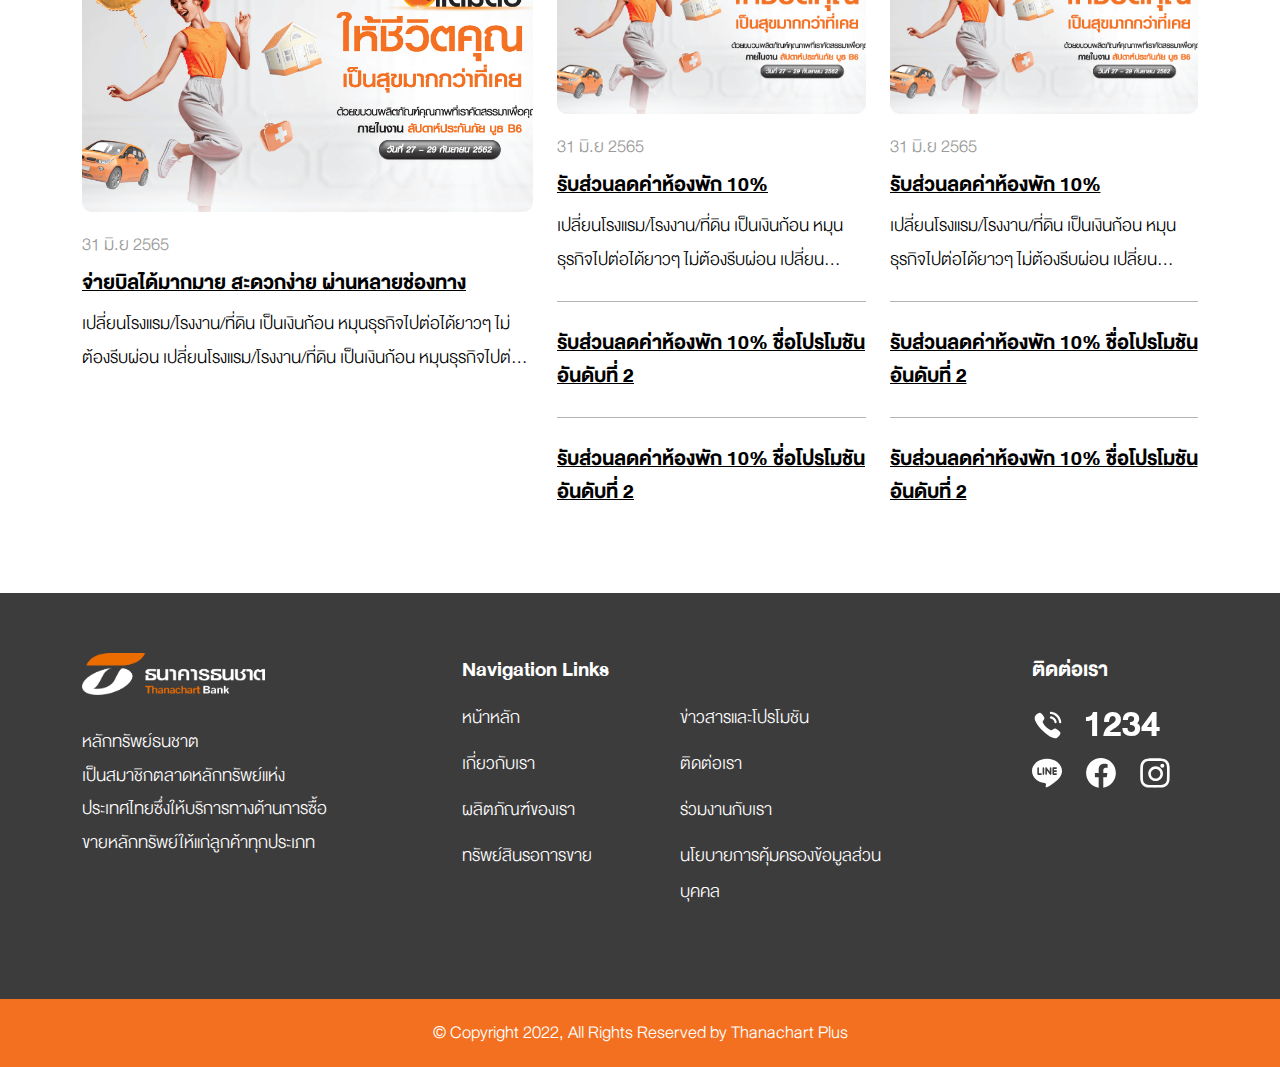
<file: promotion.html>
<!DOCTYPE html>
<html lang="en">
  <head>
    <title>Welcome</title>
    <meta charset="utf-8" />
    <meta
      name="viewport"
      content="width=device-width, initial-scale=1.0, minimum-scale=1.0, maximum-scale=1.0, user-scalable=no"
    />

    <!-- CSS -->
    <link rel="stylesheet" href="assets/css/style.css" />
    <link rel="stylesheet" href="assets/css/bootstrap.min.css" />

    <!-- animate -->
    <link rel="stylesheet" href="assets/css/animate.min.css" />

    <!-- lightSlide -->
    <link type="text/css" rel="stylesheet" href="assets/css/lightslider.css" />

    <!-- splide -->
    <link type="text/css" rel="stylesheet" href="assets/css/splide.min.css" />

    <!-- owlcarousel -->
    <link rel="stylesheet" href="assets/css/owl.carousel.min.css" />
    <link rel="stylesheet" href="assets/css/owl.theme.default.min.css" />
  </head>

  <body>
    <!-- haeder -->
    <header class="header-sec bgc-white">
      <div class="container">
        <div class="navbar-sec animateMe" data-animation="fadeInDown">
          <a href="index.html" class="img-logo">
            <img src="./assets/img/logo-thanachart.png" alt="" />
          </a>
          <ul class="menu-list">
            <li class="menu-item">
              <a href="index.html">หน้าหลัก</a>
            </li>
            <li class="menu-item sub">
              <a href="#" class="icon">
                เกี่ยวกับเรา
                <svg
                  xmlns="http://www.w3.org/2000/svg"
                  width="10"
                  height="10"
                  viewBox="0 0 26 50"
                  fill="none"
                >
                  <path
                    d="M24.75 1.5L1.25 25L24.75 48.5"
                    stroke="white"
                    stroke-width="8"
                    stroke-linecap="round"
                    stroke-linejoin="round"
                  />
                </svg>
              </a>

              <ul class="submenu-list">
                <li class="submenu-item">
                  <a href="aboutus.html">ความเป็นมา</a>
                </li>
                <li class="submenu-item">
                  <a href="vision.html">วิสัยทัศน์และพันธกิจ</a>
                </li>
                <li class="submenu-item">
                  <a href="companystructure.html">ข้อมูลบริษัท</a>
                </li>
              </ul>
            </li>
            <li class="menu-item">
              <a href="ourproduct.html">ผลิตภัณฑ์ของเรา</a>
            </li>
            <li class="menu-item">
              <a href="asset.html">ทรัพย์สินรอการขาย</a>
            </li>
            <li class="menu-item active">
              <a href="promotion.html">ข่าวสารและโปรโมชัน</a>
            </li>
            <li class="menu-item">
              <a href="contactus.html">ติดต่อเรา</a>
            </li>
          </ul>
          <div class="wrap-box">
            <a href="" class="btn-link">en</a>
            <a href="" class="btn-main">ปรึกษาเรา</a>
          </div>
        </div>
      </div>
    </header>

    <!-- haeder mobile -->
    <header class="headerM-sec bgc-white">
      <div class="container">
        <div class="navbar-sec">
          <div class="wrap-box">
            <div class="">
              <input class="menu-btn" type="checkbox" id="menu-btn" />
              <label class="menu-icon" for="menu-btn">
                <span class="navicon"></span>
              </label>
              <ul class="menu">
                <li>
                  <a href="index.html">หน้าหลัก</a>
                </li>
                <li class="accordion">
                  <div class="accordion-item">
                    <h2 class="accordion-header">
                      <div
                        class="accordion-button collapsed"
                        data-bs-toggle="collapse"
                        data-bs-target="#collapseAboutUs"
                      >
                        <a href="#" class="icon">
                          เกี่ยวกับเรา

                          <svg
                            xmlns="http://www.w3.org/2000/svg"
                            width="10"
                            height="10"
                            viewBox="0 0 26 50"
                            fill="none"
                          >
                            <path
                              d="M24.75 1.5L1.25 25L24.75 48.5"
                              stroke="white"
                              stroke-width="8"
                              stroke-linecap="round"
                              stroke-linejoin="round"
                            />
                          </svg>
                        </a>
                      </div>
                    </h2>
                    <div
                      id="collapseAboutUs"
                      class="accordion-collapse collapse"
                    >
                      <ul class="submenu-list">
                        <li class="submenu-item">
                          <a href="aboutus.html">ความเป็นมา</a>
                        </li>
                        <li class="submenu-item">
                          <a href="vision.html">วิสัยทัศน์และพันธกิจ</a>
                        </li>
                        <li class="submenu-item">
                          <a href="companystructure.html">ข้อมูลบริษัท</a>
                        </li>
                      </ul>
                    </div>
                  </div>
                </li>
                <li>
                  <a href="ourproduct.html">ผลิตภัณฑ์ของเรา</a>
                </li>
                <li>
                  <a href="asset.html">ทรัพย์สินรอการขาย</a>
                </li>
                <li class="active">
                  <a href="promotion.html">ข่าวสารและโปรโมชัน</a>
                </li>
                <li>
                  <a href="contactus.html">ติดต่อเรา</a>
                </li>
              </ul>
            </div>

            <a href="index.html" class="img-logo animateMe" data-animation="fadeInDown">
              <img src="./assets/img/logo-thanachart.png" alt="" />
            </a>
          </div>

          <div class="wrap-box animateMe" data-animation="fadeInDown">
            <a href="" class="btn-link">en</a>
            <a href="" class="btn-main">ปรึกษาเรา</a>
          </div>
        </div>
      </div>
    </header>

    <!-- breadcrumb -->
    <nav aria-label="breadcrumb" class="bgc-gray-primaly">
      <div class="container">
        <ol class="breadcrumb">
          <li class="breadcrumb-item"><a href="index.html">หน้าหลัก</a></li>
          <li class="breadcrumb-item active" aria-current="page">
            ข่าวสารและโปรโมชัน
          </li>
        </ol>
      </div>
    </nav>

    <!-- subheader -->
    <section
      class="sub-header"
      style="background-image: url('./assets/img/bg-h7.png')"
    >
      <div class="container position-relative h-100">
        <div class="bg-head">
          <div style="padding-top: 20px" class="animateMe" data-animation="fadeInUp">
            <h3 class="head t-bold">ข่าวสาร</h3>
            <h3 class="head t-bold">และโปรโมชัน</h3>
          </div>
        </div>
      </div>
    </section>

    <!-- promotion -->
    <section class="wrapper-sec bgc-primary">
      <div class="container">
        <h2 class="head c-white text-center mb-5">ข่าวสารและโปรโมชันแนะนำ</h2>

        <div class="owl-carousel owl-theme animateMe" data-animation="fadeInUp">
          <div>
            <a href="promotion_detail.html" class="wrap-item">
              <div class="img-box bd-rd">
                <img src="./assets/img/promotion1.png" alt="" />
              </div>
              <h4 class="head c-white t-regular">เติมแต้มต่อชีวิตให้คุณเติมแต้มต่อชีวิตให้คุณเติมแต้มต่อชีวิตให้คุณเติมแต้มต่อชีวิตให้คุณเติมแต้มต่อชีวิตให้คุณ</h4>
            </a>
          </div>
          <div>
            <a href="promotion_detail.html" class="wrap-item">
              <div class="img-box bd-rd">
                <img src="./assets/img/promotion1.png" alt="" />
              </div>
              <h4 class="head c-white t-regular">ชื่อโปร</h4>
            </a>
          </div>
          <div>
            <a href="promotion_detail.html" class="wrap-item">
              <div class="img-box bd-rd">
                <img src="./assets/img/promotion1.png" alt="" />
              </div>
              <h4 class="head c-white t-regular">ชื่อโปร</h4>
            </a>
          </div>
          <div>
            <a href="promotion_detail.html" class="wrap-item">
              <div class="img-box bd-rd">
                <img src="./assets/img/promotion1.png" alt="" />
              </div>
              <h4 class="head c-white t-regular">ชื่อโปร</h4>
            </a>
          </div>
        </div>
      </div>
    </section>

    <!-- all promotion -->
    <div class="wrapper-sec">
      <div class="container">
        <div
          class="w-100 d-flex flex-wrap align-items-center justify-content-between mb-5"
        >
          <h2 class="head mb-0 c-dark text-left">ข่าวสารและโปรโมชันทั้งหมด</h2>
          <a href="" class="c-primary">
            ดูทั้งหมด
            <svg
              xmlns="http://www.w3.org/2000/svg"
              width="24"
              height="24"
              viewBox="0 0 24 24"
              fill="none"
            >
              <path
                d="M5.62402 12.2623H18.8861"
                stroke="#F37021"
                stroke-width="1.89459"
                stroke-linecap="round"
                stroke-linejoin="round"
              />
              <path
                d="M12.2549 5.63123L18.8859 12.2623L12.2549 18.8933"
                stroke="#F37021"
                stroke-width="1.89459"
                stroke-linecap="round"
                stroke-linejoin="round"
              />
            </svg>
          </a>
        </div>

        <div class="row">
          <div class="col-12 col-md-5">
            <a href="promotion_detail.html" class="wrap-item wrap-promotion animateMe" data-animation="fadeInUp">
              <div class="img-box bd-rd mb-3">
                <img src="./assets/img/promotion1.png" alt="">
              </div>
              <p class="date c-light mb-1">31 มิ.ย 2565</p>
              <h4 class="head txt-underline mt-0">จ่ายบิลได้มากมาย สะดวกง่าย ผ่านหลายช่องทาง</h4>
              <p class="desc c-gray line-clamp-2">
                เปลี่ยนโรงแรม/โรงงาน/ที่ดิน เป็นเงินก้อน หมุนธุรกิจไปต่อได้ยาวๆ
                ไม่ต้องรีบผ่อน เปลี่ยนโรงแรม/โรงงาน/ที่ดิน เป็นเงินก้อน หมุนธุรกิจไปต่อได้ยาวๆ
                ไม่ต้องรีบผ่อน
              </p>
            </a>
          </div>
          <div class="col-12 col-md-7">
            <div class="row">
              <div class="col-12 col-md-6">
                <a href="promotion_detail.html" class="wrap-item wrap-promotion animateMe" data-animation="fadeInUp">
                  <div class="img-box bd-rd mb-3">
                    <img src="./assets/img/promotion1.png" alt="">
                  </div>
                  <p class="date c-light mb-1">31 มิ.ย 2565</p>
                  <h4 class="head txt-underline mt-0">รับส่วนลดค่าห้องพัก 10%</h4>
                  <p class="desc c-gray line-clamp-2">
                    เปลี่ยนโรงแรม/โรงงาน/ที่ดิน เป็นเงินก้อน หมุนธุรกิจไปต่อได้ยาวๆ
                    ไม่ต้องรีบผ่อน เปลี่ยนโรงแรม/โรงงาน/ที่ดิน เป็นเงินก้อน หมุนธุรกิจไปต่อได้ยาวๆ
                    ไม่ต้องรีบผ่อน
                  </p>
                </a>
              </div>
              <div class="col-12 col-md-6">
                <a href="promotion_detail.html" class="wrap-item wrap-promotion animateMe" data-animation="fadeInUp">
                  <div class="img-box bd-rd mb-3">
                    <img src="./assets/img/promotion1.png" alt="">
                  </div>
                  <p class="date c-light mb-1">31 มิ.ย 2565</p>
                  <h4 class="head txt-underline mt-0">รับส่วนลดค่าห้องพัก 10%</h4>
                  <p class="desc c-gray line-clamp-2">
                    เปลี่ยนโรงแรม/โรงงาน/ที่ดิน เป็นเงินก้อน หมุนธุรกิจไปต่อได้ยาวๆ
                    ไม่ต้องรีบผ่อน เปลี่ยนโรงแรม/โรงงาน/ที่ดิน เป็นเงินก้อน หมุนธุรกิจไปต่อได้ยาวๆ
                    ไม่ต้องรีบผ่อน
                  </p>
                </a>
              </div>
            </div>

            <div class="row">
              <div class="col-12 col-md-6">
                <a href="promotion_detail.html" class="wrap-item wrap-promotion br-t pt-4 animateMe" data-animation="fadeInUp">
                  <h4 class="head txt-underline mt-0">รับส่วนลดค่าห้องพัก 10% ชื่อโปรโมชัน
                    อันดับที่ 2</h4>
                </a>
              </div>
              <div class="col-12 col-md-6">
                <a href="promotion_detail.html" class="wrap-item wrap-promotion br-t pt-4 animateMe" data-animation="fadeInUp">
                  <h4 class="head txt-underline mt-0">รับส่วนลดค่าห้องพัก 10% ชื่อโปรโมชัน
                    อันดับที่ 2</h4>
                </a>
              </div>
              <div class="col-12 col-md-6">
                <a href="promotion_detail.html" class="wrap-item wrap-promotion br-t pt-4 animateMe" data-animation="fadeInUp">
                  <h4 class="head txt-underline mt-0">รับส่วนลดค่าห้องพัก 10% ชื่อโปรโมชัน
                    อันดับที่ 2</h4>
                </a>
              </div>
              <div class="col-12 col-md-6">
                <a href="promotion_detail.html" class="wrap-item wrap-promotion br-t pt-4 animateMe" data-animation="fadeInUp">
                  <h4 class="head txt-underline mt-0">รับส่วนลดค่าห้องพัก 10% ชื่อโปรโมชัน
                    อันดับที่ 2</h4>
                </a>
              </div>
            </div>
          </div>
        </div>
      </div>
    </div>

     <!-- footer -->
     <footer class="wrapper-sec bgc-dark">
      <div class="container">
        <div class="row">
          <div class="col-12 col-lg-3 col-md-5 mb-4 animateMe" data-animation="fadeInUp">
            <a href="index.html" class="img-footer">
              <img src="./assets/img/logo-footer.png" alt="" />
            </a>
            <p class="desc c-white">
              หลักทรัพย์ธนชาต <br />
              เป็นสมาชิกตลาดหลักทรัพย์แห่งประเทศไทยซึ่งให้บริการทางด้านการซื้อขายหลักทรัพย์ให้แก่ลูกค้าทุกประเภท
            </p>
          </div>

          <div class="col-12 offset-lg-1 col-lg-6 mb-4 animateMe" data-animation="fadeInUp">
            <h6 class="subhead c-white t-bold">Navigation Links</h6>
            <ul class="navigation-list">
              <li class="navigation-item">
                <a href="index.html">หน้าหลัก</a>
              </li>
              <li class="navigation-item">
                <a href="promotion.html">ข่าวสารและโปรโมชัน</a>
              </li>
              <li class="navigation-item">
                <a href="aboutus.html">เกี่ยวกับเรา</a>
              </li>
              <li class="navigation-item">
                <a href="contactus.html">ติดต่อเรา</a>
              </li>
              <li class="navigation-item">
                <a href="ourproduct.html">ผลิตภัณฑ์ของเรา</a>
              </li>
              <li class="navigation-item">
                <a href="applyjob.html">ร่วมงานกับเรา</a>
              </li>
              <li class="navigation-item">
                <a href="asset.html">ทรัพย์สินรอการขาย</a>
              </li>
              <li class="navigation-item">
                <a href="policy.html">นโยบายการคุ้มครองข้อมูลส่วนบุคคล</a>
              </li>
            </ul>
          </div>

          <div class="col-12 col-lg-2 mb-4 animateMe" data-animation="fadeInUp">
            <h6 class="subhead c-white t-bold">ติดต่อเรา</h6>
            <a href="" class="btn-call head c-white">
              <div class="icn">
                <svg
                  xmlns="http://www.w3.org/2000/svg"
                  width="32"
                  height="32"
                  viewBox="0 0 157 157"
                  fill="none"
                >
                  <path
                    fill-rule="evenodd"
                    clip-rule="evenodd"
                    d="M93.9111 13.1351C92.4518 12.9259 90.9859 13.3574 89.8198 14.2857C88.621 15.227 87.8718 16.5868 87.709 18.1099C87.3637 21.1889 89.5852 23.9738 92.6602 24.3202C113.866 26.6867 130.349 43.2061 132.733 64.4781C133.052 67.3283 135.443 69.4791 138.297 69.4791C138.512 69.4791 138.72 69.466 138.935 69.4398C140.427 69.2764 141.756 68.5377 142.694 67.361C143.626 66.1843 144.049 64.72 143.88 63.223C140.909 36.682 120.368 16.0834 93.9111 13.1351ZM94.3183 35.9133C91.2042 35.338 88.3441 37.3253 87.7513 40.3651C87.1584 43.4049 89.152 46.3727 92.1814 46.9676C101.302 48.7457 108.345 55.8059 110.13 64.9579V64.9645C110.638 67.599 112.957 69.5144 115.628 69.5144C115.987 69.5144 116.345 69.4817 116.71 69.4163C119.739 68.8083 121.733 65.847 121.14 62.8007C118.475 49.1314 107.954 38.5739 94.3183 35.9133ZM104.667 98.7173C107.62 97.0143 110.956 95.091 115.164 95.986C118.975 96.7901 131.966 107.335 135.523 110.989C137.855 113.381 139.152 115.852 139.354 118.324C139.705 128.018 126.532 139.086 124.135 140.465C120.949 142.76 117.242 143.917 113.079 143.917C108.825 143.917 104.082 142.707 98.9093 140.295C70.8433 128.58 27.969 86.5529 16.6332 58.7045C11.9294 48.3365 11.8969 39.7859 16.555 33.3598C18.4117 30.3462 28.9984 17.7491 38.4775 18.1478C40.9987 18.3636 43.4483 19.6579 45.8523 22.0113C49.4876 25.5741 59.768 38.6027 60.5628 42.4269C61.4423 46.6761 59.5139 50.0558 57.8005 53.0237C57.4351 53.6617 56.9427 54.4188 56.4032 55.2483C54.3559 58.3963 51.6309 62.5864 52.5952 65.2613C59.5074 82.2318 75.4753 97.0385 92.4531 103.994C95.0786 104.948 99.2663 102.204 102.404 100.147C103.222 99.6116 103.968 99.1226 104.597 98.7578L104.667 98.7173Z"
                    fill="white"
                  />
                </svg>
              </div>
              <h1 class="head t-bold mb-0">1234</h1>
            </a>
            <ul class="social-list">
              <li class="social-item">
                <a href="">
                  <svg
                    xmlns="http://www.w3.org/2000/svg"
                    width="30"
                    height="30"
                    viewBox="0 0 72 69"
                    fill="none"
                  >
                    <path
                      d="M36 0C16.155 0 0 13.1943 0 29.4097C0 43.9331 12.81 56.1014 30.105 58.4144C31.278 58.6635 32.874 59.1945 33.279 60.1965C33.639 61.1055 33.516 62.5095 33.393 63.4576L32.901 66.5356C32.766 67.4447 32.181 70.1147 36.048 68.4827C39.921 66.8567 56.796 56.1704 64.356 47.4252C69.528 41.725 72 35.8839 72 29.4097C72 13.1943 55.845 0 36 0ZM21.909 39.052H14.751C13.716 39.052 12.861 38.1909 12.861 37.1529V22.7496C12.861 21.7085 13.716 20.8475 14.751 20.8475C15.795 20.8475 16.641 21.7085 16.641 22.7496V35.2509H21.909C22.953 35.2509 23.796 36.1059 23.796 37.1529C23.796 38.1909 22.95 39.052 21.909 39.052V39.052ZM29.307 37.1529C29.307 38.1909 28.461 39.052 27.414 39.052C26.379 39.052 25.533 38.1909 25.533 37.1529V22.7496C25.533 21.7085 26.379 20.8475 27.423 20.8475C28.461 20.8475 29.307 21.7085 29.307 22.7496V37.1529ZM46.53 37.1529C46.53 37.9689 46.008 38.692 45.234 38.953C45.042 39.016 44.835 39.046 44.637 39.046C44.004 39.046 43.464 38.773 43.107 38.2899L35.778 28.2757V37.1499C35.778 38.1879 34.941 39.049 33.885 39.049C32.847 39.049 32.007 38.1879 32.007 37.1499V22.7496C32.007 21.9335 32.526 21.2105 33.297 20.9525C33.477 20.8835 33.705 20.8535 33.879 20.8535C34.464 20.8535 35.004 21.1685 35.364 21.6215L42.75 31.6748V22.7496C42.75 21.7085 43.596 20.8475 44.64 20.8475C45.675 20.8475 46.53 21.7085 46.53 22.7496V37.1529ZM58.095 28.0477C59.142 28.0477 59.985 28.9087 59.985 29.9527C59.985 30.9938 59.142 31.8548 58.095 31.8548H52.83V35.2509H58.095C59.142 35.2509 59.985 36.1059 59.985 37.1529C59.985 38.1909 59.142 39.052 58.095 39.052H50.937C49.902 39.052 49.056 38.1909 49.056 37.1529V22.7496C49.056 21.7085 49.902 20.8475 50.946 20.8475H58.104C59.142 20.8475 59.985 21.7085 59.985 22.7496C59.985 23.8026 59.142 24.6516 58.095 24.6516H52.83V28.0477H58.095Z"
                      fill="white"
                    />
                  </svg>
                </a>
              </li>
              <li class="social-item">
                <a href="">
                  <svg
                    xmlns="http://www.w3.org/2000/svg"
                    width="30"
                    height="30"
                    viewBox="0 0 70 70"
                    fill="none"
                  >
                    <path
                      d="M69.6314 34.8758C69.6285 16.3211 55.1896 1.01622 36.7744 0.0482466C18.3593 -0.919732 2.41406 12.788 0.48977 31.2414C-1.43452 49.6948 11.3357 66.4342 29.5495 69.3333V44.9584H20.7488V34.8758H29.5495V27.1911C29.5495 18.4492 34.7255 13.6205 42.6422 13.6205C45.2421 13.6567 47.8359 13.8841 50.4029 14.3006V22.8856H46.0308C44.5215 22.6839 43.0031 23.1838 41.9042 24.2441C40.8054 25.3044 40.2454 26.81 40.3824 28.3357V34.8758H49.9978L48.4595 44.9584H40.3824V69.3333C57.2292 66.6518 69.6341 52.0378 69.6314 34.8758Z"
                      fill="white"
                    />
                  </svg>
                </a>
              </li>
              <li class="social-item">
                <a href="">
                  <svg
                    xmlns="http://www.w3.org/2000/svg"
                    width="30"
                    height="30"
                    viewBox="0 0 67 67"
                    fill="none"
                  >
                    <path
                      fill-rule="evenodd"
                      clip-rule="evenodd"
                      d="M19.8629 0.846711C23.366 0.687974 24.484 0.649658 33.4034 0.649658C42.3228 0.649658 43.4408 0.687974 46.9439 0.846711C52.2835 1.09029 56.9703 2.3985 60.7335 6.16166C64.498 9.92618 65.8049 14.6144 66.0484 19.9512C66.2072 23.4544 66.2455 24.5724 66.2455 33.4918C66.2455 42.4111 66.2072 43.5291 66.0484 47.0323C65.8049 52.3719 64.4967 57.0587 60.7335 60.8219C56.969 64.5864 52.2794 65.8932 46.9439 66.1368C43.4408 66.2956 42.3228 66.3339 33.4034 66.3339C24.484 66.3339 23.366 66.2956 19.8629 66.1368C14.5233 65.8932 9.83644 64.585 6.07328 60.8219C2.30875 57.0573 1.00191 52.3691 0.758332 47.0323C0.599595 43.5291 0.561279 42.4111 0.561279 33.4918C0.561279 24.5724 0.599595 23.4544 0.758332 19.9512C1.00191 14.6117 2.31012 9.92482 6.07328 6.16166C9.83781 2.39713 14.526 1.09029 19.8629 0.846711ZM46.6739 6.75799C43.2104 6.59925 42.1718 6.56641 33.4029 6.56641C24.6341 6.56641 23.5954 6.60062 20.132 6.75799C16.3948 6.92904 12.9259 7.67756 10.2574 10.346C7.58902 13.0144 6.8405 16.4834 6.66944 20.2205C6.51071 23.684 6.47786 24.7226 6.47786 33.4915C6.47786 42.2603 6.51208 43.2989 6.66944 46.7624C6.8405 50.4996 7.58902 53.9685 10.2574 56.6369C12.9259 59.3053 16.3948 60.0539 20.132 60.2249C23.5941 60.3837 24.6327 60.4165 33.4029 60.4165C42.1731 60.4165 43.2118 60.3823 46.6739 60.2249C50.411 60.0539 53.88 59.3053 56.5484 56.6369C59.2168 53.9685 59.9653 50.4996 60.1364 46.7624C60.2951 43.2989 60.328 42.2603 60.328 33.4915C60.328 24.7226 60.2938 23.684 60.1364 20.2205C59.9653 16.4834 59.2168 13.0144 56.5484 10.346C53.88 7.67756 50.411 6.92904 46.6739 6.75799Z"
                      fill="white"
                    />
                    <path
                      fill-rule="evenodd"
                      clip-rule="evenodd"
                      d="M18.4753 34.9836C18.4753 25.9149 25.8264 18.5625 34.8964 18.5625C43.9663 18.5625 51.3174 25.9136 51.3174 34.9836C51.3174 44.0535 43.9663 51.4046 34.8964 51.4046C25.8264 51.4046 18.4753 44.0522 18.4753 34.9836ZM24.237 34.9825C24.237 40.8692 29.0098 45.642 34.8965 45.642C40.7833 45.642 45.5561 40.8692 45.5561 34.9825C45.5561 29.0957 40.7833 24.3229 34.8965 24.3229C29.0098 24.3229 24.237 29.0957 24.237 34.9825Z"
                      fill="white"
                    />
                    <circle
                      cx="49.8242"
                      cy="17.0708"
                      r="4.47847"
                      fill="white"
                    />
                  </svg>
                </a>
              </li>
            </ul>
          </div>
        </div>
      </div>
    </footer>

    <div class="license c-white bgc-primary">
      <h4 class="mb-0">
        © Copyright 2022, All Rights Reserved by Thanachart Plus
      </h4>
    </div>

   <!-- JS -->
   <script src="assets/js/jquery.min.js"></script>
   <script src="assets/js/bootstrap.bundle.min.js"></script>
   <script src="assets/js/script.js"></script>

   <!-- animate -->
   <script src="assets/js/jquery.waypoints.min.js"></script>

   <!-- lightSlide -->
   <script src="assets/js/lightslider.js"></script>

   <!-- splide -->
   <script src="assets/js/splide.js"></script>
   
   <!-- owlcarousel -->
   <script src="assets/js/owl.carousel.min.js"></script>
  </body>
</html>
</file>
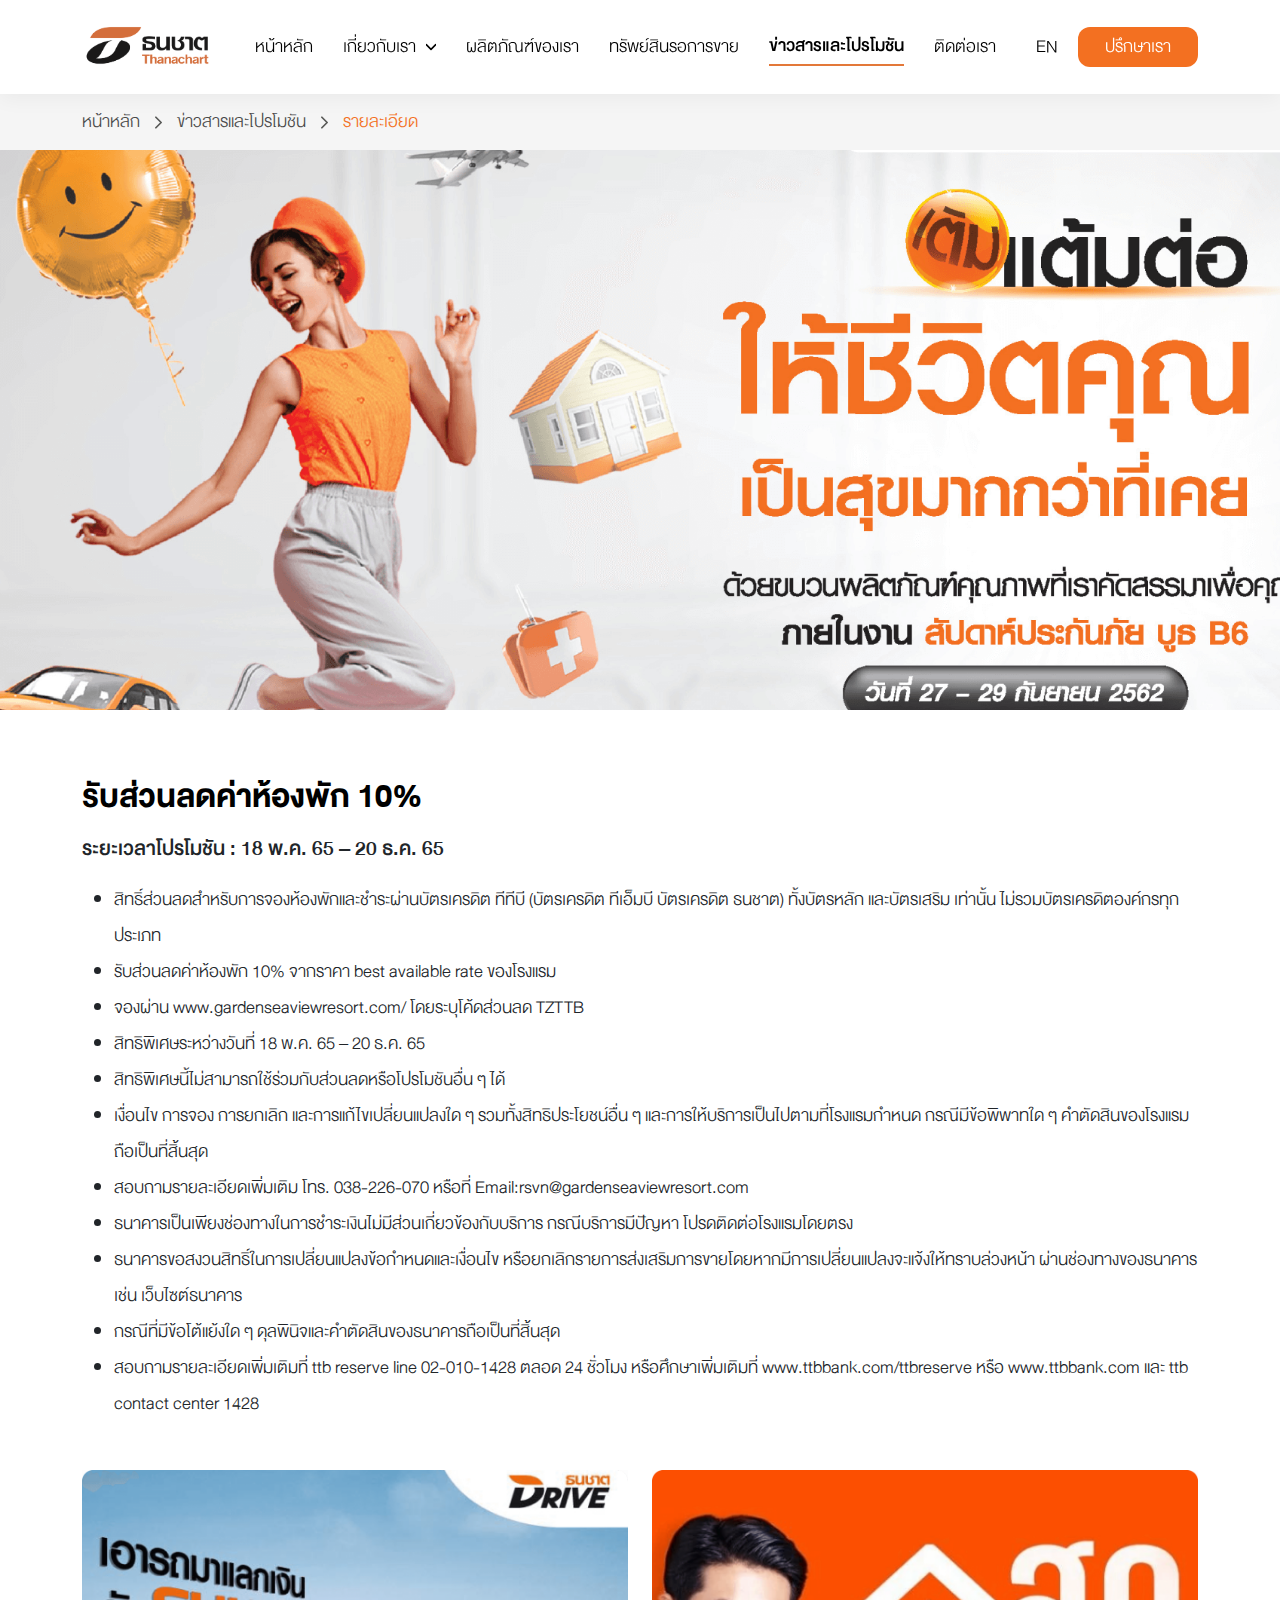
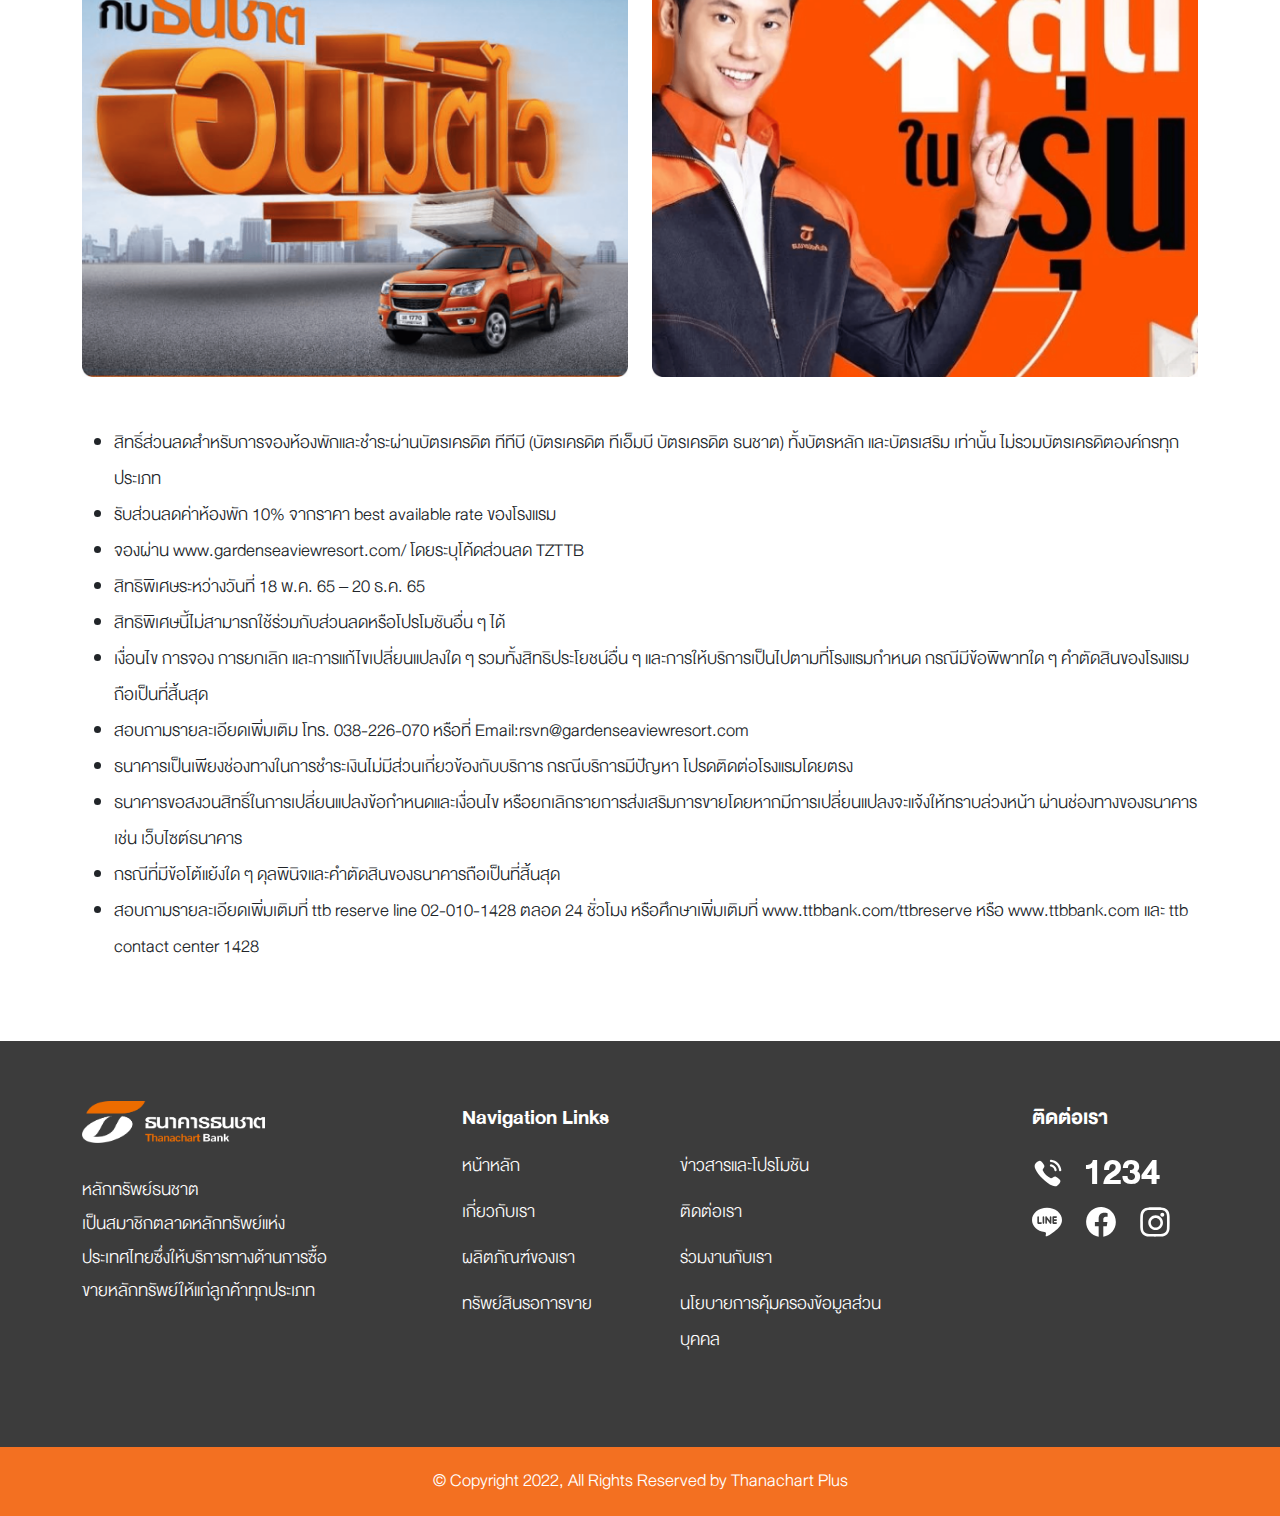
<file: promotion_detail.html>
<!DOCTYPE html>
<html lang="en">
  <head>
    <title>Welcome</title>
    <meta charset="utf-8" />
    <meta
      name="viewport"
      content="width=device-width, initial-scale=1.0, minimum-scale=1.0, maximum-scale=1.0, user-scalable=no"
    />

     <!-- CSS -->
     <link rel="stylesheet" href="assets/css/style.css" />
     <link rel="stylesheet" href="assets/css/bootstrap.min.css" />
 
     <!-- animate -->
     <link rel="stylesheet" href="assets/css/animate.min.css" />
 
     <!-- lightSlide -->
     <link type="text/css" rel="stylesheet" href="assets/css/lightslider.css" />
 
     <!-- splide -->
     <link type="text/css" rel="stylesheet" href="assets/css/splide.min.css" />
 
     <!-- owlcarousel -->
     <link rel="stylesheet" href="assets/css/owl.carousel.min.css" />
     <link rel="stylesheet" href="assets/css/owl.theme.default.min.css" />
  </head>

  <body>
    <!-- haeder -->
    <header class="header-sec bgc-white">
      <div class="container">
        <div class="navbar-sec animateMe" data-animation="fadeInDown">
          <a href="index.html" class="img-logo">
            <img src="./assets/img/logo-thanachart.png" alt="" />
          </a>
          <ul class="menu-list">
            <li class="menu-item">
              <a href="index.html">หน้าหลัก</a>
            </li>
            <li class="menu-item sub">
              <a href="#" class="icon">
                เกี่ยวกับเรา
                <svg
                  xmlns="http://www.w3.org/2000/svg"
                  width="10"
                  height="10"
                  viewBox="0 0 26 50"
                  fill="none"
                >
                  <path
                    d="M24.75 1.5L1.25 25L24.75 48.5"
                    stroke="white"
                    stroke-width="8"
                    stroke-linecap="round"
                    stroke-linejoin="round"
                  />
                </svg>
              </a>

              <ul class="submenu-list">
                <li class="submenu-item">
                  <a href="aboutus.html">ความเป็นมา</a>
                </li>
                <li class="submenu-item">
                  <a href="vision.html">วิสัยทัศน์และพันธกิจ</a>
                </li>
                <li class="submenu-item">
                  <a href="companystructure.html">ข้อมูลบริษัท</a>
                </li>
              </ul>
            </li>
            <li class="menu-item">
              <a href="ourproduct.html">ผลิตภัณฑ์ของเรา</a>
            </li>
            <li class="menu-item">
              <a href="asset.html">ทรัพย์สินรอการขาย</a>
            </li>
            <li class="menu-item active">
              <a href="promotion.html">ข่าวสารและโปรโมชัน</a>
            </li>
            <li class="menu-item">
              <a href="contactus.html">ติดต่อเรา</a>
            </li>
          </ul>
          <div class="wrap-box">
            <a href="" class="btn-link">en</a>
            <a href="" class="btn-main">ปรึกษาเรา</a>
          </div>
        </div>
      </div>
    </header>

    <!-- haeder mobile -->
    <header class="headerM-sec bgc-white">
      <div class="container">
        <div class="navbar-sec">
          <div class="wrap-box">
            <div class="">
              <input class="menu-btn" type="checkbox" id="menu-btn" />
              <label class="menu-icon" for="menu-btn">
                <span class="navicon"></span>
              </label>
              <ul class="menu">
                <li>
                  <a href="index.html">หน้าหลัก</a>
                </li>
                <li class="accordion">
                  <div class="accordion-item">
                    <h2 class="accordion-header">
                      <div
                        class="accordion-button collapsed"
                        data-bs-toggle="collapse"
                        data-bs-target="#collapseAboutUs"
                      >
                        <a href="#" class="icon">
                          เกี่ยวกับเรา

                          <svg
                            xmlns="http://www.w3.org/2000/svg"
                            width="10"
                            height="10"
                            viewBox="0 0 26 50"
                            fill="none"
                          >
                            <path
                              d="M24.75 1.5L1.25 25L24.75 48.5"
                              stroke="white"
                              stroke-width="8"
                              stroke-linecap="round"
                              stroke-linejoin="round"
                            />
                          </svg>
                        </a>
                      </div>
                    </h2>
                    <div
                      id="collapseAboutUs"
                      class="accordion-collapse collapse"
                    >
                      <ul class="submenu-list">
                        <li class="submenu-item">
                          <a href="aboutus.html">ความเป็นมา</a>
                        </li>
                        <li class="submenu-item">
                          <a href="vision.html">วิสัยทัศน์และพันธกิจ</a>
                        </li>
                        <li class="submenu-item">
                          <a href="companystructure.html">ข้อมูลบริษัท</a>
                        </li>
                      </ul>
                    </div>
                  </div>
                </li>
                <li>
                  <a href="ourproduct.html">ผลิตภัณฑ์ของเรา</a>
                </li>
                <li>
                  <a href="asset.html">ทรัพย์สินรอการขาย</a>
                </li>
                <li class="active">
                  <a href="promotion.html">ข่าวสารและโปรโมชัน</a>
                </li>
                <li>
                  <a href="contactus.html">ติดต่อเรา</a>
                </li>
              </ul>
            </div>

            <a href="index.html" class="img-logo animateMe" data-animation="fadeInDown">
              <img src="./assets/img/logo-thanachart.png" alt="" />
            </a>
          </div>

          <div class="wrap-box animateMe" data-animation="fadeInDown">
            <a href="" class="btn-link">en</a>
            <a href="" class="btn-main">ปรึกษาเรา</a>
          </div>
        </div>
      </div>
    </header>

    <!-- breadcrumb -->
    <nav aria-label="breadcrumb" class="bgc-gray-primaly">
      <div class="container">
        <ol class="breadcrumb">
          <li class="breadcrumb-item"><a href="index.html">หน้าหลัก</a></li>
          <li class="breadcrumb-item"><a href="promotion.html">ข่าวสารและโปรโมชัน</a></li>
          <li class="breadcrumb-item active" aria-current="page">
            รายละเอียด
          </li>
        </ol>
      </div>
    </nav>

    <!-- subheader -->
    <section
      class="sub-header"
      style="background-image: url('./assets/img/promotion1.png')"
    >
    </section>

    <!-- detail promotion -->
    <div class="wrapper-sec">
      <div class="container">
        <h2 class="head c-dark text-left animateMe" data-animation="fadeInUp">รับส่วนลดค่าห้องพัก 10%</h2>
        <p class="subhead t-medium animateMe" data-animation="fadeInUp">
          ระยะเวลาโปรโมชัน : 18 พ.ค. 65 – 20 ธ.ค. 65
        </p>

        <ul class="detail-list animateMe" data-animation="fadeInUp">
          <li class="detail-item subdesc">
            สิทธิ์ส่วนลดสำหรับการจองห้องพักและชำระผ่านบัตรเครดิต ทีทีบี (บัตรเครดิต ทีเอ็มบี บัตรเครดิต ธนชาต) ทั้งบัตรหลัก และบัตรเสริม เท่านั้น ไม่รวมบัตรเครดิตองค์กรทุกประเภท
          </li>
          <li class="detail-item subdesc">
            รับส่วนลดค่าห้องพัก 10% จากราคา best available rate ของโรงแรม
          </li>
          <li class="detail-item subdesc">
            จองผ่าน www.gardenseaviewresort.com/ โดยระบุโค้ดส่วนลด TZTTB
          </li>
          <li class="detail-item subdesc">
            สิทธิพิเศษระหว่างวันที่ 18 พ.ค. 65 – 20 ธ.ค. 65
          </li>
          <li class="detail-item subdesc">
            สิทธิพิเศษนี้ไม่สามารถใช้ร่วมกับส่วนลดหรือโปรโมชันอื่น ๆ ได้
          </li>
          <li class="detail-item subdesc">
            เงื่อนไข การจอง การยกเลิก และการแก้ไขเปลี่ยนแปลงใด ๆ รวมทั้งสิทธิประโยชน์อื่น ๆ และการให้บริการเป็นไปตามที่โรงแรมกำหนด กรณีมีข้อพิพาทใด ๆ คำตัดสินของโรงแรมถือเป็นที่สิ้นสุด
          </li>
          <li class="detail-item subdesc">
            สอบถามรายละเอียดเพิ่มเติม โทร. 038-226-070 หรือที่ Email:rsvn@gardenseaviewresort.com
          </li>
          <li class="detail-item subdesc">
            ธนาคารเป็นเพียงช่องทางในการชำระเงินไม่มีส่วนเกี่ยวข้องกับบริการ กรณีบริการมีปัญหา โปรดติดต่อโรงแรมโดยตรง
          </li>
          <li class="detail-item subdesc">
            ธนาคารขอสงวนสิทธิ์ในการเปลี่ยนแปลงข้อกำหนดและเงื่อนไข หรือยกเลิกรายการส่งเสริมการขายโดยหากมีการเปลี่ยนแปลงจะแจ้งให้ทราบล่วงหน้า ผ่านช่องทางของธนาคาร เช่น เว็บไซต์ธนาคาร
          </li>
          <li class="detail-item subdesc">
            กรณีที่มีข้อโต้แย้งใด ๆ ดุลพินิจและคำตัดสินของธนาคารถือเป็นที่สิ้นสุด
          </li>
          <li class="detail-item subdesc">
            สอบถามรายละเอียดเพิ่มเติมที่ ttb reserve line 02-010-1428 ตลอด 24 ชั่วโมง หรือศึกษาเพิ่มเติมที่ www.ttbbank.com/ttbreserve หรือ www.ttbbank.com และ ttb contact center 1428
          </li>
        </ul>

        <div class="row mt-5 mb-5">
          <div class="col animateMe" data-animation="fadeInUp">
            <img src="./assets/img/promotion3.png" alt="">
          </div>
          <div class="col animateMe" data-animation="fadeInUp">
            <img src="./assets/img/promotion4.png" alt="">
          </div>
        </div>

        <ul class="detail-list animateMe" data-animation="fadeInUp">
          <li class="detail-item subdesc">
            สิทธิ์ส่วนลดสำหรับการจองห้องพักและชำระผ่านบัตรเครดิต ทีทีบี (บัตรเครดิต ทีเอ็มบี บัตรเครดิต ธนชาต) ทั้งบัตรหลัก และบัตรเสริม เท่านั้น ไม่รวมบัตรเครดิตองค์กรทุกประเภท
          </li>
          <li class="detail-item subdesc">
            รับส่วนลดค่าห้องพัก 10% จากราคา best available rate ของโรงแรม
          </li>
          <li class="detail-item subdesc">
            จองผ่าน www.gardenseaviewresort.com/ โดยระบุโค้ดส่วนลด TZTTB
          </li>
          <li class="detail-item subdesc">
            สิทธิพิเศษระหว่างวันที่ 18 พ.ค. 65 – 20 ธ.ค. 65
          </li>
          <li class="detail-item subdesc">
            สิทธิพิเศษนี้ไม่สามารถใช้ร่วมกับส่วนลดหรือโปรโมชันอื่น ๆ ได้
          </li>
          <li class="detail-item subdesc">
            เงื่อนไข การจอง การยกเลิก และการแก้ไขเปลี่ยนแปลงใด ๆ รวมทั้งสิทธิประโยชน์อื่น ๆ และการให้บริการเป็นไปตามที่โรงแรมกำหนด กรณีมีข้อพิพาทใด ๆ คำตัดสินของโรงแรมถือเป็นที่สิ้นสุด
          </li>
          <li class="detail-item subdesc">
            สอบถามรายละเอียดเพิ่มเติม โทร. 038-226-070 หรือที่ Email:rsvn@gardenseaviewresort.com
          </li>
          <li class="detail-item subdesc">
            ธนาคารเป็นเพียงช่องทางในการชำระเงินไม่มีส่วนเกี่ยวข้องกับบริการ กรณีบริการมีปัญหา โปรดติดต่อโรงแรมโดยตรง
          </li>
          <li class="detail-item subdesc">
            ธนาคารขอสงวนสิทธิ์ในการเปลี่ยนแปลงข้อกำหนดและเงื่อนไข หรือยกเลิกรายการส่งเสริมการขายโดยหากมีการเปลี่ยนแปลงจะแจ้งให้ทราบล่วงหน้า ผ่านช่องทางของธนาคาร เช่น เว็บไซต์ธนาคาร
          </li>
          <li class="detail-item subdesc">
            กรณีที่มีข้อโต้แย้งใด ๆ ดุลพินิจและคำตัดสินของธนาคารถือเป็นที่สิ้นสุด
          </li>
          <li class="detail-item subdesc">
            สอบถามรายละเอียดเพิ่มเติมที่ ttb reserve line 02-010-1428 ตลอด 24 ชั่วโมง หรือศึกษาเพิ่มเติมที่ www.ttbbank.com/ttbreserve หรือ www.ttbbank.com และ ttb contact center 1428
          </li>
        </ul>
      </div>
    </div>

     <!-- footer -->
     <footer class="wrapper-sec bgc-dark">
      <div class="container">
        <div class="row">
          <div class="col-12 col-lg-3 col-md-5 mb-4 animateMe" data-animation="fadeInUp">
            <a href="index.html" class="img-footer">
              <img src="./assets/img/logo-footer.png" alt="" />
            </a>
            <p class="desc c-white">
              หลักทรัพย์ธนชาต <br />
              เป็นสมาชิกตลาดหลักทรัพย์แห่งประเทศไทยซึ่งให้บริการทางด้านการซื้อขายหลักทรัพย์ให้แก่ลูกค้าทุกประเภท
            </p>
          </div>

          <div class="col-12 offset-lg-1 col-lg-6 mb-4 animateMe" data-animation="fadeInUp">
            <h6 class="subhead c-white t-bold">Navigation Links</h6>
            <ul class="navigation-list">
              <li class="navigation-item">
                <a href="index.html">หน้าหลัก</a>
              </li>
              <li class="navigation-item">
                <a href="promotion.html">ข่าวสารและโปรโมชัน</a>
              </li>
              <li class="navigation-item">
                <a href="aboutus.html">เกี่ยวกับเรา</a>
              </li>
              <li class="navigation-item">
                <a href="contactus.html">ติดต่อเรา</a>
              </li>
              <li class="navigation-item">
                <a href="ourproduct.html">ผลิตภัณฑ์ของเรา</a>
              </li>
              <li class="navigation-item">
                <a href="applyjob.html">ร่วมงานกับเรา</a>
              </li>
              <li class="navigation-item">
                <a href="asset.html">ทรัพย์สินรอการขาย</a>
              </li>
              <li class="navigation-item">
                <a href="policy.html">นโยบายการคุ้มครองข้อมูลส่วนบุคคล</a>
              </li>
            </ul>
          </div>

          <div class="col-12 col-lg-2 mb-4 animateMe" data-animation="fadeInUp">
            <h6 class="subhead c-white t-bold">ติดต่อเรา</h6>
            <a href="" class="btn-call head c-white">
              <div class="icn">
                <svg
                  xmlns="http://www.w3.org/2000/svg"
                  width="32"
                  height="32"
                  viewBox="0 0 157 157"
                  fill="none"
                >
                  <path
                    fill-rule="evenodd"
                    clip-rule="evenodd"
                    d="M93.9111 13.1351C92.4518 12.9259 90.9859 13.3574 89.8198 14.2857C88.621 15.227 87.8718 16.5868 87.709 18.1099C87.3637 21.1889 89.5852 23.9738 92.6602 24.3202C113.866 26.6867 130.349 43.2061 132.733 64.4781C133.052 67.3283 135.443 69.4791 138.297 69.4791C138.512 69.4791 138.72 69.466 138.935 69.4398C140.427 69.2764 141.756 68.5377 142.694 67.361C143.626 66.1843 144.049 64.72 143.88 63.223C140.909 36.682 120.368 16.0834 93.9111 13.1351ZM94.3183 35.9133C91.2042 35.338 88.3441 37.3253 87.7513 40.3651C87.1584 43.4049 89.152 46.3727 92.1814 46.9676C101.302 48.7457 108.345 55.8059 110.13 64.9579V64.9645C110.638 67.599 112.957 69.5144 115.628 69.5144C115.987 69.5144 116.345 69.4817 116.71 69.4163C119.739 68.8083 121.733 65.847 121.14 62.8007C118.475 49.1314 107.954 38.5739 94.3183 35.9133ZM104.667 98.7173C107.62 97.0143 110.956 95.091 115.164 95.986C118.975 96.7901 131.966 107.335 135.523 110.989C137.855 113.381 139.152 115.852 139.354 118.324C139.705 128.018 126.532 139.086 124.135 140.465C120.949 142.76 117.242 143.917 113.079 143.917C108.825 143.917 104.082 142.707 98.9093 140.295C70.8433 128.58 27.969 86.5529 16.6332 58.7045C11.9294 48.3365 11.8969 39.7859 16.555 33.3598C18.4117 30.3462 28.9984 17.7491 38.4775 18.1478C40.9987 18.3636 43.4483 19.6579 45.8523 22.0113C49.4876 25.5741 59.768 38.6027 60.5628 42.4269C61.4423 46.6761 59.5139 50.0558 57.8005 53.0237C57.4351 53.6617 56.9427 54.4188 56.4032 55.2483C54.3559 58.3963 51.6309 62.5864 52.5952 65.2613C59.5074 82.2318 75.4753 97.0385 92.4531 103.994C95.0786 104.948 99.2663 102.204 102.404 100.147C103.222 99.6116 103.968 99.1226 104.597 98.7578L104.667 98.7173Z"
                    fill="white"
                  />
                </svg>
              </div>
              <h1 class="head t-bold mb-0">1234</h1>
            </a>
            <ul class="social-list">
              <li class="social-item">
                <a href="">
                  <svg
                    xmlns="http://www.w3.org/2000/svg"
                    width="30"
                    height="30"
                    viewBox="0 0 72 69"
                    fill="none"
                  >
                    <path
                      d="M36 0C16.155 0 0 13.1943 0 29.4097C0 43.9331 12.81 56.1014 30.105 58.4144C31.278 58.6635 32.874 59.1945 33.279 60.1965C33.639 61.1055 33.516 62.5095 33.393 63.4576L32.901 66.5356C32.766 67.4447 32.181 70.1147 36.048 68.4827C39.921 66.8567 56.796 56.1704 64.356 47.4252C69.528 41.725 72 35.8839 72 29.4097C72 13.1943 55.845 0 36 0ZM21.909 39.052H14.751C13.716 39.052 12.861 38.1909 12.861 37.1529V22.7496C12.861 21.7085 13.716 20.8475 14.751 20.8475C15.795 20.8475 16.641 21.7085 16.641 22.7496V35.2509H21.909C22.953 35.2509 23.796 36.1059 23.796 37.1529C23.796 38.1909 22.95 39.052 21.909 39.052V39.052ZM29.307 37.1529C29.307 38.1909 28.461 39.052 27.414 39.052C26.379 39.052 25.533 38.1909 25.533 37.1529V22.7496C25.533 21.7085 26.379 20.8475 27.423 20.8475C28.461 20.8475 29.307 21.7085 29.307 22.7496V37.1529ZM46.53 37.1529C46.53 37.9689 46.008 38.692 45.234 38.953C45.042 39.016 44.835 39.046 44.637 39.046C44.004 39.046 43.464 38.773 43.107 38.2899L35.778 28.2757V37.1499C35.778 38.1879 34.941 39.049 33.885 39.049C32.847 39.049 32.007 38.1879 32.007 37.1499V22.7496C32.007 21.9335 32.526 21.2105 33.297 20.9525C33.477 20.8835 33.705 20.8535 33.879 20.8535C34.464 20.8535 35.004 21.1685 35.364 21.6215L42.75 31.6748V22.7496C42.75 21.7085 43.596 20.8475 44.64 20.8475C45.675 20.8475 46.53 21.7085 46.53 22.7496V37.1529ZM58.095 28.0477C59.142 28.0477 59.985 28.9087 59.985 29.9527C59.985 30.9938 59.142 31.8548 58.095 31.8548H52.83V35.2509H58.095C59.142 35.2509 59.985 36.1059 59.985 37.1529C59.985 38.1909 59.142 39.052 58.095 39.052H50.937C49.902 39.052 49.056 38.1909 49.056 37.1529V22.7496C49.056 21.7085 49.902 20.8475 50.946 20.8475H58.104C59.142 20.8475 59.985 21.7085 59.985 22.7496C59.985 23.8026 59.142 24.6516 58.095 24.6516H52.83V28.0477H58.095Z"
                      fill="white"
                    />
                  </svg>
                </a>
              </li>
              <li class="social-item">
                <a href="">
                  <svg
                    xmlns="http://www.w3.org/2000/svg"
                    width="30"
                    height="30"
                    viewBox="0 0 70 70"
                    fill="none"
                  >
                    <path
                      d="M69.6314 34.8758C69.6285 16.3211 55.1896 1.01622 36.7744 0.0482466C18.3593 -0.919732 2.41406 12.788 0.48977 31.2414C-1.43452 49.6948 11.3357 66.4342 29.5495 69.3333V44.9584H20.7488V34.8758H29.5495V27.1911C29.5495 18.4492 34.7255 13.6205 42.6422 13.6205C45.2421 13.6567 47.8359 13.8841 50.4029 14.3006V22.8856H46.0308C44.5215 22.6839 43.0031 23.1838 41.9042 24.2441C40.8054 25.3044 40.2454 26.81 40.3824 28.3357V34.8758H49.9978L48.4595 44.9584H40.3824V69.3333C57.2292 66.6518 69.6341 52.0378 69.6314 34.8758Z"
                      fill="white"
                    />
                  </svg>
                </a>
              </li>
              <li class="social-item">
                <a href="">
                  <svg
                    xmlns="http://www.w3.org/2000/svg"
                    width="30"
                    height="30"
                    viewBox="0 0 67 67"
                    fill="none"
                  >
                    <path
                      fill-rule="evenodd"
                      clip-rule="evenodd"
                      d="M19.8629 0.846711C23.366 0.687974 24.484 0.649658 33.4034 0.649658C42.3228 0.649658 43.4408 0.687974 46.9439 0.846711C52.2835 1.09029 56.9703 2.3985 60.7335 6.16166C64.498 9.92618 65.8049 14.6144 66.0484 19.9512C66.2072 23.4544 66.2455 24.5724 66.2455 33.4918C66.2455 42.4111 66.2072 43.5291 66.0484 47.0323C65.8049 52.3719 64.4967 57.0587 60.7335 60.8219C56.969 64.5864 52.2794 65.8932 46.9439 66.1368C43.4408 66.2956 42.3228 66.3339 33.4034 66.3339C24.484 66.3339 23.366 66.2956 19.8629 66.1368C14.5233 65.8932 9.83644 64.585 6.07328 60.8219C2.30875 57.0573 1.00191 52.3691 0.758332 47.0323C0.599595 43.5291 0.561279 42.4111 0.561279 33.4918C0.561279 24.5724 0.599595 23.4544 0.758332 19.9512C1.00191 14.6117 2.31012 9.92482 6.07328 6.16166C9.83781 2.39713 14.526 1.09029 19.8629 0.846711ZM46.6739 6.75799C43.2104 6.59925 42.1718 6.56641 33.4029 6.56641C24.6341 6.56641 23.5954 6.60062 20.132 6.75799C16.3948 6.92904 12.9259 7.67756 10.2574 10.346C7.58902 13.0144 6.8405 16.4834 6.66944 20.2205C6.51071 23.684 6.47786 24.7226 6.47786 33.4915C6.47786 42.2603 6.51208 43.2989 6.66944 46.7624C6.8405 50.4996 7.58902 53.9685 10.2574 56.6369C12.9259 59.3053 16.3948 60.0539 20.132 60.2249C23.5941 60.3837 24.6327 60.4165 33.4029 60.4165C42.1731 60.4165 43.2118 60.3823 46.6739 60.2249C50.411 60.0539 53.88 59.3053 56.5484 56.6369C59.2168 53.9685 59.9653 50.4996 60.1364 46.7624C60.2951 43.2989 60.328 42.2603 60.328 33.4915C60.328 24.7226 60.2938 23.684 60.1364 20.2205C59.9653 16.4834 59.2168 13.0144 56.5484 10.346C53.88 7.67756 50.411 6.92904 46.6739 6.75799Z"
                      fill="white"
                    />
                    <path
                      fill-rule="evenodd"
                      clip-rule="evenodd"
                      d="M18.4753 34.9836C18.4753 25.9149 25.8264 18.5625 34.8964 18.5625C43.9663 18.5625 51.3174 25.9136 51.3174 34.9836C51.3174 44.0535 43.9663 51.4046 34.8964 51.4046C25.8264 51.4046 18.4753 44.0522 18.4753 34.9836ZM24.237 34.9825C24.237 40.8692 29.0098 45.642 34.8965 45.642C40.7833 45.642 45.5561 40.8692 45.5561 34.9825C45.5561 29.0957 40.7833 24.3229 34.8965 24.3229C29.0098 24.3229 24.237 29.0957 24.237 34.9825Z"
                      fill="white"
                    />
                    <circle
                      cx="49.8242"
                      cy="17.0708"
                      r="4.47847"
                      fill="white"
                    />
                  </svg>
                </a>
              </li>
            </ul>
          </div>
        </div>
      </div>
    </footer>

    <div class="license c-white bgc-primary">
      <h4 class="mb-0">
        © Copyright 2022, All Rights Reserved by Thanachart Plus
      </h4>
    </div>

    <!-- JS -->
    <script src="assets/js/jquery.min.js"></script>
    <script src="assets/js/bootstrap.bundle.min.js"></script>
    <script src="assets/js/script.js"></script>

    <!-- animate -->
    <script src="assets/js/jquery.waypoints.min.js"></script>

    <!-- lightSlide -->
    <script src="assets/js/lightslider.js"></script>

    <!-- splide -->
    <script src="assets/js/splide.js"></script>
    
    <!-- owlcarousel -->
    <script src="assets/js/owl.carousel.min.js"></script>
  </body>
</html>
</file>
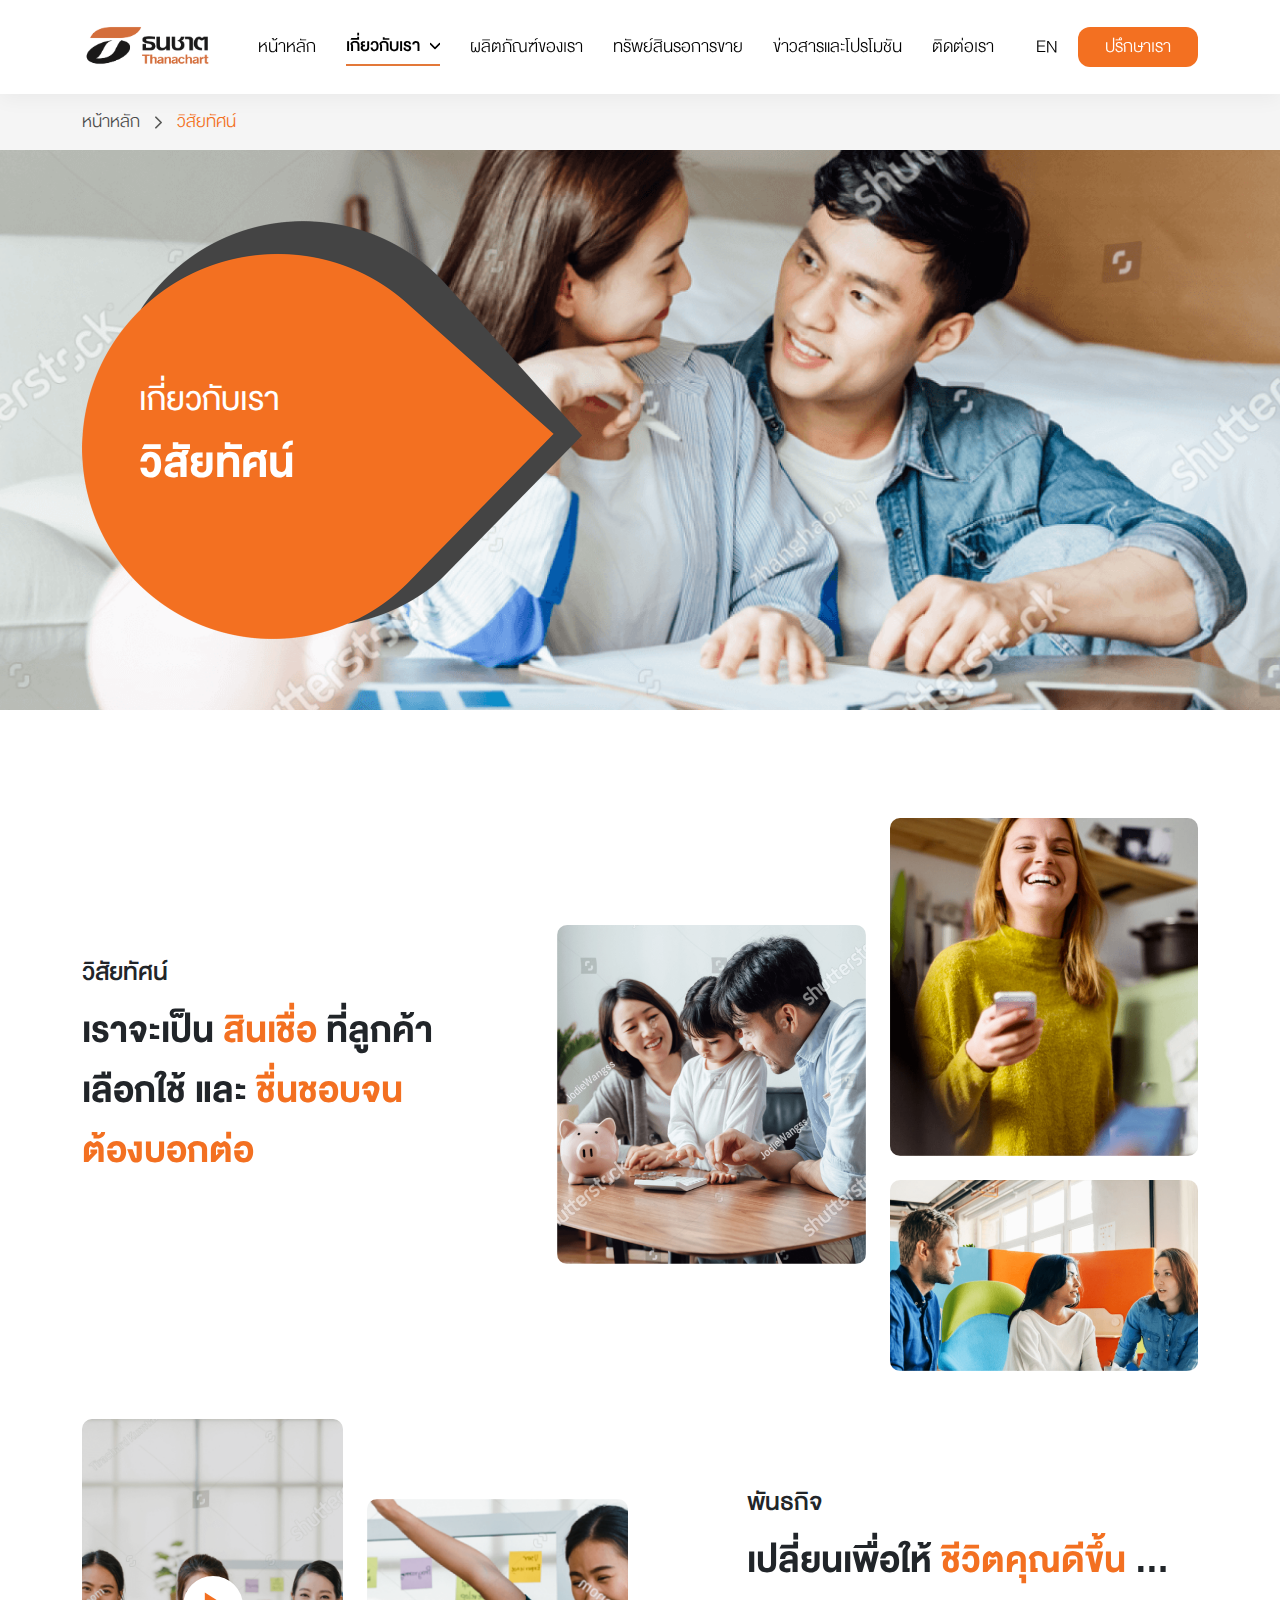
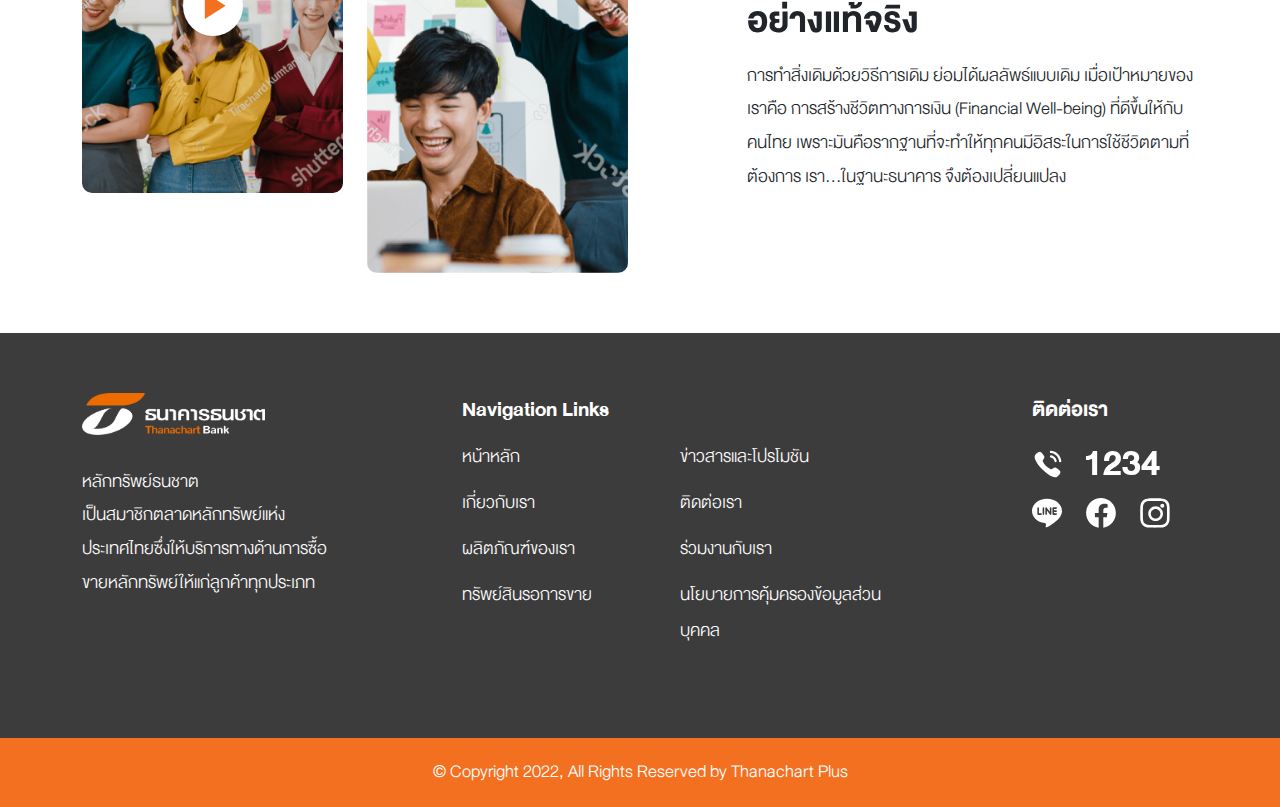
<file: vision.html>
<!DOCTYPE html>
<html lang="en">
  <head>
    <title>Welcome</title>
    <meta charset="utf-8" />
    <meta
      name="viewport"
      content="width=device-width, initial-scale=1.0, minimum-scale=1.0, maximum-scale=1.0, user-scalable=no"
    />

     <!-- CSS -->
     <link rel="stylesheet" href="assets/css/style.css" />
     <link rel="stylesheet" href="assets/css/bootstrap.min.css" />
 
     <!-- animate -->
     <link rel="stylesheet" href="assets/css/animate.min.css" />
 
     <!-- lightSlide -->
     <link type="text/css" rel="stylesheet" href="assets/css/lightslider.css" />
 
     <!-- splide -->
     <link type="text/css" rel="stylesheet" href="assets/css/splide.min.css" />
 
     <!-- owlcarousel -->
     <link rel="stylesheet" href="assets/css/owl.carousel.min.css" />
     <link rel="stylesheet" href="assets/css/owl.theme.default.min.css" />
  </head>

  <body>
    <!-- haeder -->
    <header class="header-sec bgc-white">
      <div class="container">
        <div class="navbar-sec animateMe" data-animation="fadeInDown">
          <a href="index.html" class="img-logo">
            <img src="./assets/img/logo-thanachart.png" alt="" />
          </a>
          <ul class="menu-list">
            <li class="menu-item">
              <a href="index.html">หน้าหลัก</a>
            </li>
            <li class="menu-item sub active">
              <a href="#" class="icon">
                เกี่ยวกับเรา
                <svg
                  xmlns="http://www.w3.org/2000/svg"
                  width="10"
                  height="10"
                  viewBox="0 0 26 50"
                  fill="none"
                >
                  <path
                    d="M24.75 1.5L1.25 25L24.75 48.5"
                    stroke="white"
                    stroke-width="8"
                    stroke-linecap="round"
                    stroke-linejoin="round"
                  />
                </svg>
              </a>

              <ul class="submenu-list">
                <li class="submenu-item">
                  <a href="aboutus.html">ความเป็นมา</a>
                </li>
                <li class="submenu-item">
                  <a href="vision.html">วิสัยทัศน์และพันธกิจ</a>
                </li>
                <li class="submenu-item">
                  <a href="companystructure.html">ข้อมูลบริษัท</a>
                </li>
              </ul>
            </li>
            <li class="menu-item">
              <a href="ourproduct.html">ผลิตภัณฑ์ของเรา</a>
            </li>
            <li class="menu-item">
              <a href="asset.html">ทรัพย์สินรอการขาย</a>
            </li>
            <li class="menu-item">
              <a href="promotion.html">ข่าวสารและโปรโมชัน</a>
            </li>
            <li class="menu-item">
              <a href="contactus.html">ติดต่อเรา</a>
            </li>
          </ul>
          <div class="wrap-box">
            <a href="" class="btn-link">en</a>
            <a href="" class="btn-main">ปรึกษาเรา</a>
          </div>
        </div>
      </div>
    </header>

    <!-- haeder mobile -->
    <header class="headerM-sec bgc-white">
      <div class="container">
        <div class="navbar-sec">
          <div class="wrap-box">
            <div class="">
              <input class="menu-btn" type="checkbox" id="menu-btn" />
              <label class="menu-icon" for="menu-btn">
                <span class="navicon"></span>
              </label>
              <ul class="menu">
                <li>
                  <a href="index.html">หน้าหลัก</a>
                </li>
                <li class="accordion active">
                  <div class="accordion-item">
                    <h2 class="accordion-header">
                      <div
                        class="accordion-button collapsed"
                        data-bs-toggle="collapse"
                        data-bs-target="#collapseAboutUs"
                      >
                        <a href="#" class="icon">
                          เกี่ยวกับเรา

                          <svg
                            xmlns="http://www.w3.org/2000/svg"
                            width="10"
                            height="10"
                            viewBox="0 0 26 50"
                            fill="none"
                          >
                            <path
                              d="M24.75 1.5L1.25 25L24.75 48.5"
                              stroke="white"
                              stroke-width="8"
                              stroke-linecap="round"
                              stroke-linejoin="round"
                            />
                          </svg>
                        </a>
                      </div>
                    </h2>
                    <div
                      id="collapseAboutUs"
                      class="accordion-collapse collapse"
                    >
                      <ul class="submenu-list">
                        <li class="submenu-item">
                          <a href="aboutus.html">ความเป็นมา</a>
                        </li>
                        <li class="submenu-item">
                          <a href="vision.html">วิสัยทัศน์และพันธกิจ</a>
                        </li>
                        <li class="submenu-item">
                          <a href="companystructure.html">ข้อมูลบริษัท</a>
                        </li>
                      </ul>
                    </div>
                  </div>
                </li>
                <li>
                  <a href="ourproduct.html">ผลิตภัณฑ์ของเรา</a>
                </li>
                <li>
                  <a href="asset.html">ทรัพย์สินรอการขาย</a>
                </li>
                <li>
                  <a href="promotion.html">ข่าวสารและโปรโมชัน</a>
                </li>
                <li>
                  <a href="contactus.html">ติดต่อเรา</a>
                </li>
              </ul>
            </div>

            <a href="index.html" class="img-logo animateMe" data-animation="fadeInDown">
              <img src="./assets/img/logo-thanachart.png" alt="" />
            </a>
          </div>

          <div class="wrap-box animateMe" data-animation="fadeInDown">
            <a href="" class="btn-link">en</a>
            <a href="" class="btn-main">ปรึกษาเรา</a>
          </div>
        </div>
      </div>
    </header>

    <!-- breadcrumb -->
    <nav aria-label="breadcrumb" class="bgc-gray-primaly">
      <div class="container">
        <ol class="breadcrumb">
          <li class="breadcrumb-item"><a href="index.html">หน้าหลัก</a></li>
          <li class="breadcrumb-item active" aria-current="page">วิสัยทัศน์</li>
        </ol>
      </div>
    </nav>

    <!-- subheader -->
    <section
      class="sub-header"
      style="background-image: url('./assets/img/bg-h2.png')"
    >
      <div class="container position-relative h-100">
        <div class="bg-head">
          <div style="padding-top: 20px" class="animateMe" data-animation="fadeInUp">
            <h6 class="subhead t-regular">เกี่ยวกับเรา</h6>
            <h3 class="head t-bold">วิสัยทัศน์</h3>
          </div>
        </div>
      </div>
    </section>

    <!-- vision -->
    <section class="wrapper-sec">
      <div class="container">
        <div class="row align-items-center">
          <div class="col-12 col-md-4 animateMe" data-animation="fadeInUp">
            <h4 class="subheadline t-medium">วิสัยทัศน์</h4>
            <h3 class="subtitle t-bold">
              เราจะเป็น
              <span class="c-primary">สินเชื่อ</span> ที่ลูกค้าเลือกใช้ และ
              <span class="c-primary">ชื่นชอบจนต้องบอกต่อ</span>
            </h3>
          </div>
          <div class="col-12 col-md-7 offset-md-1 mt-5 animateMe" data-animation="fadeInUp">
            <div class="gallery row align-items-center">
              <div class="col-6">
                <div class="img bd-rd">
                  <img src="./assets/img/v1.png" alt="" />
                </div>
              </div>
              <div class="col-6">
                <div class="img bd-rd mb-4">
                  <img src="./assets/img/v2.png" alt="" />
                </div>
                <div class="img bd-rd">
                  <img src="./assets/img/v3.png" alt="" />
                </div>
              </div>
            </div>
          </div>
          <div class="col-12 col-md-6 mt-5 animateMe" data-animation="fadeInUp">
            <div class="gallery row align-items-start">
              <div class="col-6">
                <a
                  href="#VdoModal"
                  class="img bd-rd position-relative"
                  data-bs-toggle="modal"
                  role="button"
                >
                  <div class="vdo-play">
                    <svg
                      xmlns="http://www.w3.org/2000/svg"
                      width="30"
                      height="30"
                      viewBox="0 0 10 14"
                      fill="none"
                    >
                      <path
                        fill-rule="evenodd"
                        clip-rule="evenodd"
                        d="M0.0214844 0.723297L9.74489 6.91479L0.0214844 13.1063V0.723297Z"
                        fill="#F37021"
                      />
                    </svg>
                  </div>
                  <img src="./assets/img/Video.png" alt="" />
                </a>
              </div>
              <div class="col-6">
                <div class="img bd-rd" style="margin-top: 80px">
                  <img src="./assets/img/v4.png" alt="" />
                </div>
              </div>
            </div>
          </div>
          <div class="col-12 col-md-5 offset-md-1 mt-5 animateMe" data-animation="fadeInUp">
            <h4 class="subheadline t-medium">พันธกิจ</h4>
            <h3 class="subtitle t-bold">
              เปลี่ยนเพื่อให้ <span class="c-primary">ชีวิตคุณดีขึ้น</span>
              …อย่างแท้จริง
            </h3>
            <p class="desc">
              การทำสิ่งเดิมด้วยวิธีการเดิม ย่อมได้ผลลัพธ์แบบเดิม
              เมื่อเป้าหมายของเราคือ การสร้างชีวิตทางการเงิน (Financial
              Well-being) ที่ดีขึ้นให้กับคนไทย
              เพราะมันคือรากฐานที่จะทำให้ทุกคนมีอิสระในการใช้ชีวิตตามที่ต้องการ
              เรา…ในฐานะธนาคาร จึงต้องเปลี่ยนแปลง
            </p>
          </div>
        </div>
      </div>
    </section>

     <!-- footer -->
     <footer class="wrapper-sec bgc-dark">
      <div class="container">
        <div class="row">
          <div class="col-12 col-lg-3 col-md-5 mb-4 animateMe" data-animation="fadeInUp">
            <a href="index.html" class="img-footer">
              <img src="./assets/img/logo-footer.png" alt="" />
            </a>
            <p class="desc c-white">
              หลักทรัพย์ธนชาต <br />
              เป็นสมาชิกตลาดหลักทรัพย์แห่งประเทศไทยซึ่งให้บริการทางด้านการซื้อขายหลักทรัพย์ให้แก่ลูกค้าทุกประเภท
            </p>
          </div>

          <div class="col-12 offset-lg-1 col-lg-6 mb-4 animateMe" data-animation="fadeInUp">
            <h6 class="subhead c-white t-bold">Navigation Links</h6>
            <ul class="navigation-list">
              <li class="navigation-item">
                <a href="index.html">หน้าหลัก</a>
              </li>
              <li class="navigation-item">
                <a href="promotion.html">ข่าวสารและโปรโมชัน</a>
              </li>
              <li class="navigation-item">
                <a href="aboutus.html">เกี่ยวกับเรา</a>
              </li>
              <li class="navigation-item">
                <a href="contactus.html">ติดต่อเรา</a>
              </li>
              <li class="navigation-item">
                <a href="ourproduct.html">ผลิตภัณฑ์ของเรา</a>
              </li>
              <li class="navigation-item">
                <a href="applyjob.html">ร่วมงานกับเรา</a>
              </li>
              <li class="navigation-item">
                <a href="asset.html">ทรัพย์สินรอการขาย</a>
              </li>
              <li class="navigation-item">
                <a href="policy.html">นโยบายการคุ้มครองข้อมูลส่วนบุคคล</a>
              </li>
            </ul>
          </div>

          <div class="col-12 col-lg-2 mb-4 animateMe" data-animation="fadeInUp">
            <h6 class="subhead c-white t-bold">ติดต่อเรา</h6>
            <a href="" class="btn-call head c-white">
              <div class="icn">
                <svg
                  xmlns="http://www.w3.org/2000/svg"
                  width="32"
                  height="32"
                  viewBox="0 0 157 157"
                  fill="none"
                >
                  <path
                    fill-rule="evenodd"
                    clip-rule="evenodd"
                    d="M93.9111 13.1351C92.4518 12.9259 90.9859 13.3574 89.8198 14.2857C88.621 15.227 87.8718 16.5868 87.709 18.1099C87.3637 21.1889 89.5852 23.9738 92.6602 24.3202C113.866 26.6867 130.349 43.2061 132.733 64.4781C133.052 67.3283 135.443 69.4791 138.297 69.4791C138.512 69.4791 138.72 69.466 138.935 69.4398C140.427 69.2764 141.756 68.5377 142.694 67.361C143.626 66.1843 144.049 64.72 143.88 63.223C140.909 36.682 120.368 16.0834 93.9111 13.1351ZM94.3183 35.9133C91.2042 35.338 88.3441 37.3253 87.7513 40.3651C87.1584 43.4049 89.152 46.3727 92.1814 46.9676C101.302 48.7457 108.345 55.8059 110.13 64.9579V64.9645C110.638 67.599 112.957 69.5144 115.628 69.5144C115.987 69.5144 116.345 69.4817 116.71 69.4163C119.739 68.8083 121.733 65.847 121.14 62.8007C118.475 49.1314 107.954 38.5739 94.3183 35.9133ZM104.667 98.7173C107.62 97.0143 110.956 95.091 115.164 95.986C118.975 96.7901 131.966 107.335 135.523 110.989C137.855 113.381 139.152 115.852 139.354 118.324C139.705 128.018 126.532 139.086 124.135 140.465C120.949 142.76 117.242 143.917 113.079 143.917C108.825 143.917 104.082 142.707 98.9093 140.295C70.8433 128.58 27.969 86.5529 16.6332 58.7045C11.9294 48.3365 11.8969 39.7859 16.555 33.3598C18.4117 30.3462 28.9984 17.7491 38.4775 18.1478C40.9987 18.3636 43.4483 19.6579 45.8523 22.0113C49.4876 25.5741 59.768 38.6027 60.5628 42.4269C61.4423 46.6761 59.5139 50.0558 57.8005 53.0237C57.4351 53.6617 56.9427 54.4188 56.4032 55.2483C54.3559 58.3963 51.6309 62.5864 52.5952 65.2613C59.5074 82.2318 75.4753 97.0385 92.4531 103.994C95.0786 104.948 99.2663 102.204 102.404 100.147C103.222 99.6116 103.968 99.1226 104.597 98.7578L104.667 98.7173Z"
                    fill="white"
                  />
                </svg>
              </div>
              <h1 class="head t-bold mb-0">1234</h1>
            </a>
            <ul class="social-list">
              <li class="social-item">
                <a href="">
                  <svg
                    xmlns="http://www.w3.org/2000/svg"
                    width="30"
                    height="30"
                    viewBox="0 0 72 69"
                    fill="none"
                  >
                    <path
                      d="M36 0C16.155 0 0 13.1943 0 29.4097C0 43.9331 12.81 56.1014 30.105 58.4144C31.278 58.6635 32.874 59.1945 33.279 60.1965C33.639 61.1055 33.516 62.5095 33.393 63.4576L32.901 66.5356C32.766 67.4447 32.181 70.1147 36.048 68.4827C39.921 66.8567 56.796 56.1704 64.356 47.4252C69.528 41.725 72 35.8839 72 29.4097C72 13.1943 55.845 0 36 0ZM21.909 39.052H14.751C13.716 39.052 12.861 38.1909 12.861 37.1529V22.7496C12.861 21.7085 13.716 20.8475 14.751 20.8475C15.795 20.8475 16.641 21.7085 16.641 22.7496V35.2509H21.909C22.953 35.2509 23.796 36.1059 23.796 37.1529C23.796 38.1909 22.95 39.052 21.909 39.052V39.052ZM29.307 37.1529C29.307 38.1909 28.461 39.052 27.414 39.052C26.379 39.052 25.533 38.1909 25.533 37.1529V22.7496C25.533 21.7085 26.379 20.8475 27.423 20.8475C28.461 20.8475 29.307 21.7085 29.307 22.7496V37.1529ZM46.53 37.1529C46.53 37.9689 46.008 38.692 45.234 38.953C45.042 39.016 44.835 39.046 44.637 39.046C44.004 39.046 43.464 38.773 43.107 38.2899L35.778 28.2757V37.1499C35.778 38.1879 34.941 39.049 33.885 39.049C32.847 39.049 32.007 38.1879 32.007 37.1499V22.7496C32.007 21.9335 32.526 21.2105 33.297 20.9525C33.477 20.8835 33.705 20.8535 33.879 20.8535C34.464 20.8535 35.004 21.1685 35.364 21.6215L42.75 31.6748V22.7496C42.75 21.7085 43.596 20.8475 44.64 20.8475C45.675 20.8475 46.53 21.7085 46.53 22.7496V37.1529ZM58.095 28.0477C59.142 28.0477 59.985 28.9087 59.985 29.9527C59.985 30.9938 59.142 31.8548 58.095 31.8548H52.83V35.2509H58.095C59.142 35.2509 59.985 36.1059 59.985 37.1529C59.985 38.1909 59.142 39.052 58.095 39.052H50.937C49.902 39.052 49.056 38.1909 49.056 37.1529V22.7496C49.056 21.7085 49.902 20.8475 50.946 20.8475H58.104C59.142 20.8475 59.985 21.7085 59.985 22.7496C59.985 23.8026 59.142 24.6516 58.095 24.6516H52.83V28.0477H58.095Z"
                      fill="white"
                    />
                  </svg>
                </a>
              </li>
              <li class="social-item">
                <a href="">
                  <svg
                    xmlns="http://www.w3.org/2000/svg"
                    width="30"
                    height="30"
                    viewBox="0 0 70 70"
                    fill="none"
                  >
                    <path
                      d="M69.6314 34.8758C69.6285 16.3211 55.1896 1.01622 36.7744 0.0482466C18.3593 -0.919732 2.41406 12.788 0.48977 31.2414C-1.43452 49.6948 11.3357 66.4342 29.5495 69.3333V44.9584H20.7488V34.8758H29.5495V27.1911C29.5495 18.4492 34.7255 13.6205 42.6422 13.6205C45.2421 13.6567 47.8359 13.8841 50.4029 14.3006V22.8856H46.0308C44.5215 22.6839 43.0031 23.1838 41.9042 24.2441C40.8054 25.3044 40.2454 26.81 40.3824 28.3357V34.8758H49.9978L48.4595 44.9584H40.3824V69.3333C57.2292 66.6518 69.6341 52.0378 69.6314 34.8758Z"
                      fill="white"
                    />
                  </svg>
                </a>
              </li>
              <li class="social-item">
                <a href="">
                  <svg
                    xmlns="http://www.w3.org/2000/svg"
                    width="30"
                    height="30"
                    viewBox="0 0 67 67"
                    fill="none"
                  >
                    <path
                      fill-rule="evenodd"
                      clip-rule="evenodd"
                      d="M19.8629 0.846711C23.366 0.687974 24.484 0.649658 33.4034 0.649658C42.3228 0.649658 43.4408 0.687974 46.9439 0.846711C52.2835 1.09029 56.9703 2.3985 60.7335 6.16166C64.498 9.92618 65.8049 14.6144 66.0484 19.9512C66.2072 23.4544 66.2455 24.5724 66.2455 33.4918C66.2455 42.4111 66.2072 43.5291 66.0484 47.0323C65.8049 52.3719 64.4967 57.0587 60.7335 60.8219C56.969 64.5864 52.2794 65.8932 46.9439 66.1368C43.4408 66.2956 42.3228 66.3339 33.4034 66.3339C24.484 66.3339 23.366 66.2956 19.8629 66.1368C14.5233 65.8932 9.83644 64.585 6.07328 60.8219C2.30875 57.0573 1.00191 52.3691 0.758332 47.0323C0.599595 43.5291 0.561279 42.4111 0.561279 33.4918C0.561279 24.5724 0.599595 23.4544 0.758332 19.9512C1.00191 14.6117 2.31012 9.92482 6.07328 6.16166C9.83781 2.39713 14.526 1.09029 19.8629 0.846711ZM46.6739 6.75799C43.2104 6.59925 42.1718 6.56641 33.4029 6.56641C24.6341 6.56641 23.5954 6.60062 20.132 6.75799C16.3948 6.92904 12.9259 7.67756 10.2574 10.346C7.58902 13.0144 6.8405 16.4834 6.66944 20.2205C6.51071 23.684 6.47786 24.7226 6.47786 33.4915C6.47786 42.2603 6.51208 43.2989 6.66944 46.7624C6.8405 50.4996 7.58902 53.9685 10.2574 56.6369C12.9259 59.3053 16.3948 60.0539 20.132 60.2249C23.5941 60.3837 24.6327 60.4165 33.4029 60.4165C42.1731 60.4165 43.2118 60.3823 46.6739 60.2249C50.411 60.0539 53.88 59.3053 56.5484 56.6369C59.2168 53.9685 59.9653 50.4996 60.1364 46.7624C60.2951 43.2989 60.328 42.2603 60.328 33.4915C60.328 24.7226 60.2938 23.684 60.1364 20.2205C59.9653 16.4834 59.2168 13.0144 56.5484 10.346C53.88 7.67756 50.411 6.92904 46.6739 6.75799Z"
                      fill="white"
                    />
                    <path
                      fill-rule="evenodd"
                      clip-rule="evenodd"
                      d="M18.4753 34.9836C18.4753 25.9149 25.8264 18.5625 34.8964 18.5625C43.9663 18.5625 51.3174 25.9136 51.3174 34.9836C51.3174 44.0535 43.9663 51.4046 34.8964 51.4046C25.8264 51.4046 18.4753 44.0522 18.4753 34.9836ZM24.237 34.9825C24.237 40.8692 29.0098 45.642 34.8965 45.642C40.7833 45.642 45.5561 40.8692 45.5561 34.9825C45.5561 29.0957 40.7833 24.3229 34.8965 24.3229C29.0098 24.3229 24.237 29.0957 24.237 34.9825Z"
                      fill="white"
                    />
                    <circle
                      cx="49.8242"
                      cy="17.0708"
                      r="4.47847"
                      fill="white"
                    />
                  </svg>
                </a>
              </li>
            </ul>
          </div>
        </div>
      </div>
    </footer>

    <div class="license c-white bgc-primary">
      <h4 class="mb-0">
        © Copyright 2022, All Rights Reserved by Thanachart Plus
      </h4>
    </div>

    <!-- modal Vdo -->
    <div
      class="modal fade"
      id="VdoModal"
      aria-hidden="true"
      aria-labelledby="exampleModalToggleLabel"
      tabindex="-1"
    >
      <div class="modal-dialog modal-lg modal-dialog-centered">
        <div class="modal-content">
          <div class="modal-header">
            <button
              type="button"
              class="btn-close stop-video"
              data-bs-dismiss="modal"
              aria-label="Close"
            ></button>
          </div>
          <div class="modal-body">
            <iframe
              width="100%"
              height="500px"
              src="https://www.youtube.com/embed/_DVjVsGMkd0"
              title="YouTube video player"
              frameborder="0"
              allow="accelerometer; clipboard-write; encrypted-media; gyroscope; picture-in-picture"
              allowfullscreen
              class="youtube-video"
            ></iframe>
          </div>
        </div>
      </div>
    </div>

    <!-- JS -->
    <script src="assets/js/jquery.min.js"></script>
    <script src="assets/js/bootstrap.bundle.min.js"></script>
    <script src="assets/js/script.js"></script>

    <!-- animate -->
    <script src="assets/js/jquery.waypoints.min.js"></script>

    <!-- lightSlide -->
    <script src="assets/js/lightslider.js"></script>

    <!-- splide -->
    <script src="assets/js/splide.js"></script>
    
    <!-- owlcarousel -->
    <script src="assets/js/owl.carousel.min.js"></script>
  </body>
</html>
</file>
<file: assets/css/style.css>
html,
body {
  font-family: "DBHeaventLi" !important;
}

a {
  display: block;
  text-decoration: none !important;
}

h1 {
  font-size: 2rem;
}

h2 {
  font-size: 1.8rem;
}

h3 {
  font-size: 1.6rem;
}

h4 {
  font-size: 1.4rem;
}

h5 {
  font-size: 1.2rem;
}

h6 {
  font-size: 1rem;
}

a, p {
  font-size: 24px;
}

h1, h2, h3, h4, h5, h6, p {
  margin-bottom: 0;
  line-height: 33.6px;
}

ul {
  margin: 0;
  padding: 0;
}
ul li {
  list-style: none;
}

img {
  display: block;
  width: 100%;
  height: auto;
}

@font-face {
  font-family: "DBHeaventBd";
  src: url("../../assets/fonts/DBHeavent/DBHeaventBd.ttf");
}
@font-face {
  font-family: "DBHeavent";
  src: url("../../assets/fonts/DBHeavent/DBHeavent.ttf");
}
@font-face {
  font-family: "DBHeaventMed";
  src: url("../../assets/fonts/DBHeavent/DBHeaventMed.ttf");
}
@font-face {
  font-family: "DBHeaventLi";
  src: url("../../assets/fonts/DBHeavent/DBHeaventLi.ttf");
}
.bgc-white {
  background-color: #fff;
}

.bgc-light {
  background-color: #f9f9f9;
}

.bgc-gray {
  background-color: #f5f5f5;
}

.bgc-gray-primaly {
  background-color: #f5f5f5;
}

.bgc-gray-secondary {
  background-color: #fbfcff;
}

.bgc-dark {
  background-color: #3c3c3c;
}

.bgc-primary {
  background-color: #f37021;
}

.bgc-green {
  background-color: #53b535;
}

.bgc-blue {
  background: linear-gradient(0deg, rgb(0, 98, 224) 0%, rgb(25, 175, 255) 100%);
}

.c-dark {
  color: #000000;
}

.c-light {
  color: #999;
}

.c-gray {
  color: #4a4a4a;
}

.c-primary {
  color: #f37021 !important;
}

.c-white {
  color: #ffffff !important;
}

.bgi-primary {
  background-image: url("../../assets/img/bg-1.png");
  background-position: center;
  background-repeat: no-repeat;
  background-size: cover;
}

.bgi-secondary {
  background-image: url("../../assets/img/bg3.png");
  background-position: top center;
  background-repeat: no-repeat;
  background-size: cover;
}

.bgi-job {
  min-height: 370px;
  width: 45% !important;
  background-position: top center;
  background-repeat: no-repeat;
  background-size: cover;
}

.bd-rd {
  border-radius: 10px;
  overflow: hidden;
}

.bd-rd-50 {
  border-radius: 50%;
}

.br-t {
  border-top: 1px solid #b4b4b4;
}

.pd-2 {
  padding: 15px;
}

.pd-3 {
  padding: 30px;
}

.bx-sd {
  box-shadow: #f1f4ff 0px 0px 20px;
}

.bx-sd-drak {
  box-shadow: #ececec 0px 0px 20px;
}

.title {
  font-size: 60px;
}

.subtitle {
  font-size: 50px;
}

.head {
  font-size: 45px;
  font-family: "DBHeaventBd";
}

.subhead {
  font-size: 28px;
}

.subdesc {
  font-size: 24px;
}

.subheadline {
  font-size: 34px;
}

.t-regular {
  font-family: "DBHeavent";
}

.t-bold {
  font-family: "DBHeaventBd";
}

.t-medium {
  font-family: "DBHeaventMed";
}

.t-light {
  font-family: "DBHeaventLi";
}

.txt-underline {
  text-decoration: underline;
  text-decoration-thickness: 1px;
}

.line-clamp-2 {
  display: -webkit-box;
  -webkit-box-orient: vertical;
  -webkit-line-clamp: 2;
  overflow: hidden;
}

.wrapper-sec {
  padding: 60px 0;
}

.w-60 {
  width: 60%;
}

.wrap-form.w-80 {
  width: 80%;
  margin: 0 auto;
}

.btn-contact {
  display: flex;
  align-items: center;
  justify-content: center;
  padding: 5px 10px;
  text-transform: uppercase;
}
.btn-contact svg {
  margin-right: 10px;
}
.btn-contact:hover {
  transition: ease-out 0.3s;
  background: #3c3c3c;
  color: #fff;
}

.header-sec {
  position: fixed;
  display: block;
  z-index: 999;
  left: 0;
  top: 0;
  width: 100%;
  box-shadow: 0px 4px 20px rgba(0, 0, 0, 0.05);
}
.header-sec .navbar-sec {
  width: 100%;
  height: 94px;
  display: flex;
  align-items: center;
  justify-content: space-between;
}
.header-sec .navbar-sec .img-logo {
  width: 133px;
}
.header-sec .navbar-sec .menu-list {
  display: flex;
  align-items: center;
  padding: 0;
  margin: 0;
}
.header-sec .navbar-sec .menu-list .menu-item {
  margin: 0 15px;
}
.header-sec .navbar-sec .menu-list .menu-item a {
  color: #000;
  text-transform: uppercase;
}
.header-sec .navbar-sec .menu-list .menu-item a:hover {
  color: #e37839;
  transition: ease-out 0.3s;
}
.header-sec .navbar-sec .menu-list .menu-item a:hover svg path {
  stroke: #f37021;
}
.header-sec .navbar-sec .menu-list .menu-item .icon {
  display: flex;
  align-items: center;
}
.header-sec .navbar-sec .menu-list .menu-item .icon svg {
  margin-left: 10px;
  transform: rotate(270deg);
}
.header-sec .navbar-sec .menu-list .menu-item .icon svg path {
  stroke: #000;
  transition: ease-out 0.3s;
}
.header-sec .navbar-sec .menu-list .menu-item.sub {
  position: relative;
  display: flex;
  align-items: center;
}
.header-sec .navbar-sec .menu-list .menu-item.sub .submenu-list {
  display: none;
  position: absolute;
  top: 30px;
  left: 0;
  min-width: 180px;
  z-index: 1;
  border: 1px solid #e1e1e1;
  box-shadow: 0px 4px 20px rgba(0, 0, 0, 0.05);
  border-radius: 12px;
  background-color: #fff;
  padding: 10px 20px;
  margin: 0;
  transition: ease-out 0.3s;
}
.header-sec .navbar-sec .menu-list .menu-item.sub .submenu-list .submenu-item {
  margin: 10px 0;
}
.header-sec .navbar-sec .menu-list .menu-item.sub:hover .submenu-list {
  display: block;
}
.header-sec .navbar-sec .menu-list .menu-item.active a {
  font-family: "DBHeaventMed";
  border-bottom: 2px solid #e37839;
}
.header-sec .navbar-sec .menu-list .menu-item.active .submenu-list .submenu-item a {
  font-family: "DBHeaventLi";
  border-bottom: none;
}

.wrap-box {
  display: flex;
  align-items: center;
}
.wrap-box .btn-link {
  color: #000;
  transition: ease-out 0.3s;
  margin-right: 20px;
  text-transform: uppercase;
}
.wrap-box .btn-link:hover {
  color: #e37839;
}

.headerM-sec {
  position: fixed;
  top: 0;
  left: 0;
  display: none;
  z-index: 999;
  width: 100%;
  box-shadow: 0px 4px 20px rgba(0, 0, 0, 0.05);
}
.headerM-sec .navbar-sec {
  width: 100%;
  display: flex;
  align-items: center;
  justify-content: space-between;
  height: 70px;
  width: 100%;
  position: relative;
  /* menu */
  /* menu icon */
  /* menu btn */
}
.headerM-sec .navbar-sec .wrap-box {
  display: flex;
  align-items: center;
}
.headerM-sec .navbar-sec .img-logo {
  width: 124px;
  margin-left: 20px;
}
.headerM-sec .navbar-sec ul {
  margin: 0;
  padding: 0;
  list-style: none;
  overflow: hidden;
  background-color: transparent;
}
.headerM-sec .navbar-sec li a {
  display: block;
  padding: 15px 10px;
  text-align: center;
  text-decoration: none;
  color: #000;
}
.headerM-sec .navbar-sec li a:hover,
.headerM-sec .navbar-sec .header .menu-btn:hover {
  color: #e37839;
  transition: ease-out 0.3s;
}
.headerM-sec .navbar-sec .menu {
  position: fixed;
  top: 70px;
  left: 0;
  z-index: 996;
  width: 100%;
  height: 0;
  transition: ease-out 0.3s;
  background: #fff;
  overflow: auto;
}
.headerM-sec .navbar-sec .menu .accordion .accordion-item {
  background-color: transparent;
  border: none;
  border-radius: 0;
}
.headerM-sec .navbar-sec .menu .accordion .accordion-item .accordion-header .accordion-button {
  position: relative;
  background-color: transparent;
  padding: 0;
}
.headerM-sec .navbar-sec .menu .accordion .accordion-item .accordion-header .accordion-button a {
  width: 100%;
}
.headerM-sec .navbar-sec .menu .accordion .accordion-item .accordion-header .accordion-button a.icon {
  display: flex;
  align-items: center;
  justify-content: center;
  color: #f37021;
}
.headerM-sec .navbar-sec .menu .accordion .accordion-item .accordion-header .accordion-button a.icon svg {
  margin-left: 10px;
  transform: rotate(90deg);
  transition: transform 0.3s ease-in-out;
}
.headerM-sec .navbar-sec .menu .accordion .accordion-item .accordion-header .accordion-button a.icon svg path {
  stroke: #f37021;
  transition: ease-out 0.3s;
}
.headerM-sec .navbar-sec .menu .accordion .accordion-item .accordion-header .accordion-button::after {
  display: none;
}
.headerM-sec .navbar-sec .menu .accordion .accordion-item .accordion-header .accordion-button.collapsed a.icon {
  color: #000;
  transition: ease-out 0.3s;
}
.headerM-sec .navbar-sec .menu .accordion .accordion-item .accordion-header .accordion-button.collapsed a.icon svg {
  transform: rotate(270deg);
}
.headerM-sec .navbar-sec .menu .accordion .accordion-item .accordion-header .accordion-button.collapsed a.icon svg path {
  stroke: #000;
}
.headerM-sec .navbar-sec .menu .accordion .accordion-item .accordion-header .accordion-button.collapsed a.icon:hover {
  color: #f37021;
}
.headerM-sec .navbar-sec .menu .accordion .accordion-item .accordion-header .accordion-button.collapsed a.icon:hover svg path {
  stroke: #f37021;
}
.headerM-sec .navbar-sec .menu .accordion .accordion-item .accordion-collapse {
  background-color: #f37021;
  border-radius: 0;
}
.headerM-sec .navbar-sec .menu .accordion .accordion-item .accordion-collapse .submenu-list .submenu-item a {
  color: #fff;
}
.headerM-sec .navbar-sec .menu-icon {
  width: 20px;
  height: 20px;
  cursor: pointer;
  display: inline-flex;
  align-items: center;
  -webkit-user-select: none;
     -moz-user-select: none;
          user-select: none;
}
.headerM-sec .navbar-sec .menu-icon .navicon {
  background: #000;
  display: block;
  height: 2px;
  position: relative;
  transition: ease-out 0.3s;
  width: 24px;
  border-radius: 20px;
}
.headerM-sec .navbar-sec .menu-icon .navicon:before,
.headerM-sec .navbar-sec .menu-icon .navicon:after {
  background: #000;
  content: "";
  display: block;
  height: 100%;
  position: absolute;
  left: 0;
  transition: all 0.2s ease-out;
  width: 24px;
  border-radius: 20px;
}
.headerM-sec .navbar-sec .menu-icon .navicon:before {
  top: 7px;
}
.headerM-sec .navbar-sec .menu-icon .navicon:after {
  top: -7px;
}
.headerM-sec .navbar-sec .menu-btn {
  display: none;
}
.headerM-sec .navbar-sec .menu-btn:checked ~ .menu {
  height: calc(100vh - 70px);
}
.headerM-sec .navbar-sec .menu-btn:checked ~ .menu-icon .navicon {
  background: transparent;
}
.headerM-sec .navbar-sec .menu-btn:checked ~ .menu-icon .navicon:before {
  transform: rotate(-45deg);
}
.headerM-sec .navbar-sec .menu-btn:checked ~ .menu-icon .navicon:after {
  transform: rotate(45deg);
}
.headerM-sec .navbar-sec .menu-btn:checked ~ .menu-icon:not(.steps) .navicon:before,
.headerM-sec .navbar-sec .menu-btn:checked ~ .menu-icon:not(.steps) .navicon:after {
  top: 0;
}

.btn-main {
  width: 120px;
  height: 40px;
  display: flex;
  align-items: center;
  justify-content: center;
  background: #f37021;
  border-radius: 12px;
  color: #fff;
  text-transform: uppercase;
}
.btn-main:hover {
  background: #3c3c3c;
  color: #fff;
  transition: ease-out 0.3s;
}

.slide-sec {
  margin-top: 94px;
  position: relative;
}
.slide-sec .lSPager.lSpg {
  width: 100%;
  position: absolute;
  bottom: 0;
  left: 0;
}
.slide-sec .lSPager.lSpg li.active a {
  background-color: #e37839 !important;
}
.slide-sec .lSPager.lSpg li a {
  background-color: rgba(0, 0, 0, 0.3) !important;
}
.slide-sec #bannerSlider {
  display: block;
}
.slide-sec #bannerSliderM {
  display: none;
}

.wrapper-box {
  padding: 40px 26px;
  margin-bottom: 24px;
}
.wrapper-box .head {
  display: flex;
  align-items: center;
}
.wrapper-box .head .icn {
  width: 62px;
  height: 62px;
  display: flex;
  align-items: center;
  justify-content: center;
}
.wrapper-box .head .head {
  font-size: 40px;
  margin-left: 20px;
  margin-bottom: 0;
}
.wrapper-box .desc {
  margin-top: 14px;
  margin-bottom: 0;
}

.wrap-item {
  margin-bottom: 24px;
  height: 100%;
}
.wrap-item .img-box {
  width: 100%;
  overflow: hidden;
}
.wrap-item .img-box img {
  transition: ease-out 0.3s;
}
.wrap-item .img-box:hover img {
  transform: scale(1.1);
}
.wrap-item .head,
.wrap-item .desc {
  color: #000;
}
.wrap-item .head {
  font-size: 34px;
  transition: ease-out 0.3s;
  margin-top: 20px;
  display: -webkit-box;
  -webkit-box-orient: vertical;
  -webkit-line-clamp: 2;
  overflow: hidden;
}
.wrap-item .head:hover {
  color: #e37839;
}
.wrap-item .desc {
  cursor: default;
}

.no-hv {
  margin-bottom: 0px;
}
.no-hv .img-box:hover img {
  transform: scale(1);
}
.no-hv .head {
  font-size: 30px;
  margin-top: 20px;
  margin-bottom: 0;
  color: #333;
}
.no-hv .head:hover {
  color: #333;
}
.no-hv .desc {
  cursor: default;
  color: #999;
  font-size: 22px;
  line-height: 1;
}

.splideCustomer .splide__track .splide__list .splide__slide {
  padding: 0 12px;
}
.splideCustomer .splide__arrows {
  position: absolute;
  top: -75px;
  right: 5%;
  width: 120px;
}
.splideCustomer .splide__arrows .splide__arrow {
  background: #f37021;
  opacity: 1;
  transition: ease-out 0.3s;
}
.splideCustomer .splide__arrows .splide__arrow svg {
  fill: #fff;
}
.splideCustomer .splide__arrows .splide__arrow:hover {
  background: #3c3c3c;
}

.splideJob .splide__track .splide__list .splide__slide {
  padding: 0 12px;
}
.splideJob .splide__arrows {
  position: absolute;
  top: -75px;
  right: 5%;
  width: 120px;
}
.splideJob .splide__arrows .splide__arrow {
  background: #f37021;
  opacity: 1;
  transition: ease-out 0.3s;
}
.splideJob .splide__arrows .splide__arrow svg {
  fill: #fff;
}
.splideJob .splide__arrows .splide__arrow:hover {
  background: #3c3c3c;
}

.owl-carousel-icon .owl-stage-outer {
  height: auto !important;
}
.owl-carousel-icon .owl-prev span, .owl-carousel-icon .owl-next span {
  display: none;
}
.owl-carousel-icon .owl-item > div {
  opacity: 1 !important;
  margin: 6% 8% 0 8% !important;
}
.owl-carousel-icon .owl-item svg g {
  fill: #000000;
}
.owl-carousel-icon .owl-item .desc {
  color: #000000;
}
.owl-carousel-icon .owl-nav {
  position: absolute !important;
  z-index: 99 !important;
  width: 100% !important;
  display: flex !important;
  align-items: center !important;
  justify-content: space-between !important;
  top: 50% !important;
  left: 50% !important;
  margin-left: -50% !important;
  margin-top: -50px !important;
}
.owl-carousel-icon .owl-nav .owl-prev, .owl-carousel-icon .owl-nav .owl-next {
  background-color: #f37021 !important;
  border: 1px solid #f37021 !important;
}
.owl-carousel-icon .owl-item.active.center svg g {
  fill: #f37021;
}
.owl-carousel-icon .owl-item.active.center .desc {
  color: #f37021;
}
.owl-carousel-icon .owl-item:hover svg g {
  fill: #f37021;
}
.owl-carousel-icon .owl-item:hover .desc {
  color: #f37021;
}
.owl-carousel-icon .svg-box {
  text-align: center;
  margin-bottom: 0;
}
.owl-carousel-icon .svg-box svg {
  margin: 0 auto;
}
.owl-carousel-icon .svg-box svg g {
  transition: ease-out 0.1s;
}
.owl-carousel-icon .svg-box .desc {
  font-size: 18px;
  transition: ease-out 0.1s;
  margin-top: 1rem;
  margin-bottom: 0;
  font-family: "DBHeaventBd";
  line-height: 1.2;
}

.slide-type {
  width: 100%;
  height: 100%;
  display: flex;
  align-items: flex-start;
  justify-content: center;
  text-align: center;
  margin-bottom: 0;
}
.slide-type .wrap-item {
  width: 16.67%;
  cursor: pointer;
}
.slide-type .wrap-item:hover svg g {
  fill: #f37021;
}
.slide-type .wrap-item:hover .desc {
  color: #f37021;
}
.slide-type svg {
  margin: 0 auto;
}
.slide-type svg g {
  transition: ease-out 0.1s;
}
.slide-type .desc {
  font-size: 18px;
  transition: ease-out 0.1s;
  margin-top: 1rem;
  margin-bottom: 0;
  font-family: "DBHeaventBd";
  line-height: 1.2;
}

.slide-show {
  display: none;
}

.slide-show-center {
  display: block;
}

@media only screen and (min-width: 768px) and (max-width: 992px) {
  .slide-type .wrap-item {
    width: 25%;
  }
}
@media only screen and (max-width: 767px) {
  .slide-type .wrap-item {
    width: 50%;
  }
}
@media only screen and (max-width: 575px) {
  .slide-show {
    display: block;
  }
  .slide-show-center {
    display: none;
  }
}
.bd-btm {
  position: relative;
}
.bd-btm::after {
  content: "";
  position: absolute;
  bottom: 0;
  left: 50%;
  margin-left: -100px;
  width: 200px;
  height: 3px;
  background: #f37021;
}

@media only screen and (max-width: 767px) {
  .splideType .splide__arrow--prev {
    left: -0.5em;
  }
  .splideType .splide__arrow--next {
    right: -0.5em;
  }
}
.img-footer {
  width: 70%;
  margin-bottom: 30px;
}

.navigation-list {
  width: 80%;
  display: flex;
  flex-wrap: wrap;
  padding-left: 0;
  margin: 0;
}
.navigation-list .navigation-item {
  width: 50%;
  padding: 5px 0;
}
.navigation-list .navigation-item a {
  color: #fff;
  transition: ease-out 0.3s;
}
.navigation-list .navigation-item a:hover {
  color: #f37021;
}

.btn-call {
  display: flex;
  align-items: center;
  color: #fff;
  font-family: "DBHeaventBd";
  transition: ease-out 0.3s;
}
.btn-call .icn {
  width: 32px;
  height: 32px;
  margin-right: 20px;
  display: flex;
}
.btn-call .icn svg path,
.btn-call .icn svg circle {
  transition: ease-out 0.3s;
}
.btn-call:hover {
  color: #f37021 !important;
}
.btn-call:hover .icn svg path,
.btn-call:hover .icn svg circle {
  fill: #f37021;
}

.social-list {
  display: flex;
  align-items: center;
  padding: 0;
  margin: 0;
}
.social-list .social-item {
  width: 30px;
  margin-right: 24px;
}
.social-list .social-item svg path,
.social-list .social-item svg circle {
  transition: ease-out 0.3s;
}
.social-list .social-item:hover svg path,
.social-list .social-item:hover svg circle {
  fill: #f37021;
}

.license {
  padding: 20px;
  text-align: center;
}

.breadcrumb {
  margin-top: 94px;
  padding: 10px 0 !important;
  margin-bottom: 0 !important;
}
.breadcrumb .breadcrumb-item {
  font-size: 24px;
  color: #f37021;
  display: flex;
  align-items: center;
}
.breadcrumb .breadcrumb-item a {
  font-size: 24px;
  color: #4a4a4a;
}
.breadcrumb .breadcrumb-item.active {
  color: #f37021;
}
.breadcrumb .breadcrumb-item + .breadcrumb-item::before {
  content: "";
  width: 21px;
  height: 21px;
  margin-right: 0.5rem;
  background-image: url("../../assets/img/icon/chevron-right-gray.svg");
  background-position: center;
  background-repeat: no-repeat;
  background-size: cover;
}

.sub-header {
  width: 100%;
  height: 560px;
  background-position: center;
  background-repeat: no-repeat;
  background-size: cover;
}
.sub-header .bg-head {
  width: 500px;
  height: 500px;
  position: absolute;
  top: 50%;
  margin-top: -250px;
  background-image: url("../../assets/img/bg-text1.png");
  background-position: center;
  background-repeat: no-repeat;
  background-size: contain;
  color: #fff;
  display: flex;
  align-items: center;
  padding-left: 5%;
}
.sub-header .bg-head .subhead {
  font-size: 46px;
  margin-bottom: 0;
}
.sub-header .bg-head .head {
  font-size: 60px;
}

.history-sec .head-history {
  position: absolute;
  padding: 20px 0;
  font-size: 82px;
  width: 30%;
}
.history-sec .history-list {
  display: block;
  position: relative;
}
.history-sec .history-list::after {
  content: "";
  position: absolute;
  top: 0;
  left: 50%;
  z-index: 7;
  margin-left: -1px;
  width: 2px;
  height: 100%;
  background-color: #d9d9d9;
}
.history-sec .history-list .history-item {
  width: 100%;
  position: relative;
  display: flex;
}
.history-sec .history-list .history-item .date {
  width: 100px;
  height: 100px;
  font-size: 40px;
  display: flex;
  align-items: center;
  justify-content: center;
  position: absolute;
  left: 50%;
  margin-left: -50px;
  z-index: 8;
  border: 5px solid #fff;
}
.history-sec .history-list .history-item .description {
  width: 50%;
}
.history-sec .history-list .history-item .description .head {
  padding: 5px 10px;
  font-size: 34px;
  margin: 20px 0;
}
.history-sec .history-list .history-item .description .img-history {
  width: 70%;
}
.history-sec .history-list .history-item .description .desc {
  margin-top: 20px;
}
.history-sec .history-list .history-item:nth-child(odd) .description {
  margin-left: 50%;
  padding-left: 70px;
}
.history-sec .history-list .history-item:nth-child(even) .description {
  margin-left: 0;
  padding-right: 70px;
}

form .form-label {
  font-size: 26px;
  font-family: "DBHeaventBd";
  margin-bottom: 0;
}
form .form-select {
  color: #9a9a9a;
  font-size: 22px;
}
form .form-select:focus {
  outline: none;
  box-shadow: none;
  border-color: #f37021;
}
form .form-control {
  color: #000;
  font-size: 22px;
}
form .form-control:focus {
  outline: none;
  box-shadow: none;
  border-color: #f37021;
}
form .form-check-inline {
  margin-top: 10px;
}
form .form-check-inline .form-check-label {
  font-size: 22px !important;
  font-family: "DBHeaventMed";
  color: #000 !important;
}
form .form-check {
  margin-bottom: 30px;
}
form .form-check .form-check-input:focus {
  outline: none;
  box-shadow: none;
}
form .form-check .form-check-input:checked {
  background-color: #f37021;
  border-color: #f37021;
}
form .form-check .form-check-label {
  font-size: 20px;
  color: #7a7a7a;
  line-height: 1.2;
}

.check-list {
  margin: 0;
  margin-top: 20px;
  padding: 0;
}
.check-list .check-item {
  display: flex;
  margin-bottom: 14px;
}
.check-list .check-item .icon {
  width: 24px;
  height: 24px;
  padding-top: 4px;
}
.check-list .check-item .subhead {
  font-size: 24px;
  margin-left: 15px;
}

.detail-list .detail-item {
  list-style: disc;
}

.sublink {
  transition: ease-out 0.3s;
  display: flex;
  align-items: center;
}
.sublink svg {
  margin-right: 10px;
}
.sublink svg path {
  transition: ease-out 0.3s;
}
.sublink:hover {
  color: #000 !important;
}
.sublink:hover svg path {
  stroke: #000;
}

.asset-item .img-wrap {
  width: 100%;
  height: 280px;
  overflow: hidden;
}
.asset-item .img-wrap .img-box {
  width: 100%;
  height: 280px;
  display: flex;
  align-items: center;
  justify-content: center;
  position: relative;
  background-position: center;
  background-repeat: no-repeat;
  background-size: cover;
  transition: ease-out 0.3s;
}
.asset-item .img-wrap .img-box .box-deal {
  position: absolute;
  left: 0;
  top: 0;
  width: 100%;
  height: 100%;
  background-color: rgba(0, 0, 0, 0.4);
}
.asset-item .img-wrap .img-box .box-deal .deal {
  width: 100px;
  height: 50px;
  text-align: center;
  font-size: 30px;
  position: absolute;
  top: 50%;
  margin-top: -25px;
  left: 50%;
  margin-left: -50px;
  text-transform: uppercase;
  border: 3px solid #fff;
  padding: 0px 20px;
  transform: rotate(340deg);
}
.asset-item .img-wrap .img-box .box-deal .finished {
  width: 100%;
  padding: 15px;
  text-align: center;
  position: absolute;
  bottom: 0;
  color: #fff;
  font-size: 18px;
}
.asset-item .img-wrap .img-box .box-deal .finished span {
  font-family: "DBHeaventMed";
}
.asset-item .head {
  font-size: 26px;
  margin-bottom: 15px;
}
.asset-item .desc {
  display: flex;
  align-items: center;
  color: #000;
}
.asset-item .desc svg {
  margin-right: 12px;
  padding-bottom: 4px;
}
.asset-item .price-list {
  display: flex;
  align-items: center;
  justify-content: space-between;
}
.asset-item .price-list .price-item .subhead {
  margin-bottom: 0;
}
.asset-item .price-list .price-item .head {
  margin-top: 0;
  margin-bottom: 0;
}
.asset-item:hover .img-box {
  transform: scale(1.1);
}

.pagination {
  justify-content: center;
  margin-top: 30px;
}
.pagination .page-item .page-link {
  padding: 0.375rem 1.175rem;
  color: #7a7a7a;
  font-family: "DBHeavent";
  border-bottom: none;
  border-top: none;
}
.pagination .page-item:first-child .page-link {
  border-left: none;
}
.pagination .page-item:last-child .page-link {
  border-right: none;
}
.pagination .page-item.active .page-link {
  color: #fff;
  background: #f37021;
  border-color: #f37021;
}

.wrap-job {
  background-position: center;
  background-repeat: no-repeat;
  background-size: cover;
  position: relative;
  padding: 160px 70px;
}
.wrap-job .txt-job {
  width: 360px;
  position: relative;
  z-index: 1;
}
.wrap-job::after {
  content: "";
  position: absolute;
  left: 0;
  top: 0;
  z-index: 0;
  width: 100%;
  height: 100%;
  background: linear-gradient(270deg, rgba(0, 0, 0, 0) 58%, rgb(0, 0, 0) 100%);
}

.contact-list {
  padding: 0;
  margin: 0;
}
.contact-list .contact-item {
  display: flex;
  margin-bottom: 15px;
}
.contact-list .contact-item .icon {
  min-width: 45px;
  height: 45px;
  display: flex;
  align-items: center;
  justify-content: center;
}
.contact-list .contact-item .subtitle {
  font-size: 26px;
  padding: 10px 0;
}

.box-item {
  width: 50%;
  padding: 80px 50px;
}
.box-item .box-wrap {
  width: 500px;
}

.owl-carousel .owl-stage-outer {
  z-index: 1;
  height: 430px;
}
.owl-carousel .owl-item > div {
  cursor: pointer;
  margin: 6% 8% 0 8%;
  transition: margin 0.3s ease-out;
  opacity: 0.5;
}
.owl-carousel .owl-item.center > div {
  cursor: auto;
  margin: 0;
  opacity: 1;
}
.owl-carousel .owl-item:not(.center) > div:hover {
  opacity: 1;
}
.owl-carousel .owl-nav {
  position: absolute;
  width: 110%;
  display: flex;
  align-items: center;
  justify-content: space-between;
  top: 50%;
  left: 50%;
  margin-left: -55%;
  margin-top: -50px !important;
}
.owl-carousel .owl-nav .owl-prev,
.owl-carousel .owl-nav .owl-next {
  width: 40px;
  height: 40px;
  background-color: #fff !important;
  border-radius: 50% !important;
  transition: ease-out 0.3s;
  border: none !important;
}
.owl-carousel .owl-nav .owl-prev:hover,
.owl-carousel .owl-nav .owl-next:hover {
  background-color: #3c3c3c !important;
}
.owl-carousel .owl-nav .owl-prev {
  background-image: url("../../assets/img/icon/chevronW-left.svg") !important;
  background-position: center !important;
  background-repeat: no-repeat !important;
  background-size: 30px 30px !important;
}
.owl-carousel .owl-nav .owl-next {
  background-image: url("../../assets/img/icon/chevronW-right.svg") !important;
  background-position: center !important;
  background-repeat: no-repeat !important;
  background-size: 30px 30px !important;
}
.owl-carousel .owl-dots .owl-dot span {
  background-color: rgba(255, 255, 255, 0.3) !important;
}
.owl-carousel .owl-dots .owl-dot.active span {
  background-color: rgb(255, 255, 255) !important;
}

.vdo-play {
  position: absolute;
  top: 50%;
  margin-top: -30px;
  left: 50%;
  margin-left: -30px;
  width: 60px;
  height: 60px;
  border-radius: 50%;
  background-color: #fff;
  display: flex;
  align-items: center;
  justify-content: center;
}
.vdo-play svg {
  padding-left: 5px;
}
.vdo-play:hover {
  transition: ease-out 0.3s;
  background-color: #f37021;
}
.vdo-play:hover svg path {
  transition: ease-out 0.3s;
  fill: #fff;
}

.modal .modal-content {
  background-color: transparent !important;
  border: none;
}
.modal .modal-header {
  border: none;
}
.modal .modal-header .btn-close {
  background-color: #fff;
  border-radius: 50%;
}

.image-gallery .lSAction > a {
  background-image: url("../../assets/img/icon/arrow-right.svg") !important;
}

.wrap-promotion .head {
  font-size: 28px;
}

h1.head.t-bold.mb-0 {
  font-size: 50px;
}

.landing-page {
  position: relative;
}
.landing-page::before {
  content: "";
  width: 100%;
  height: 100vh;
  position: fixed;
  z-index: -1;
  background-image: url("../../assets/img/bg-landing.jpg");
  background-position: center;
  background-repeat: no-repeat;
  background-size: cover;
}
.landing-page .txt-landing {
  position: fixed;
  width: 80%;
  height: 120px;
  left: 50%;
  margin-left: -40%;
  top: 45%;
  margin-top: -80px;
  text-align: center;
}
.landing-page .txt-landing .head {
  font-size: 50px;
  flex-wrap: wrap;
}
.landing-page .logo-ab {
  width: 180px;
  position: absolute;
  z-index: 9;
  top: 40px;
  left: 30px;
}
.landing-page .btn-landing {
  position: fixed;
  z-index: 9;
  bottom: 50px;
  left: 50%;
  margin-left: -50%;
  width: 100%;
  display: flex;
  align-items: center;
  justify-content: center;
}
.landing-page .btn-landing .btn-submain {
  border: 2px solid #F37021;
  color: #F37021;
  background: #fff;
}
.landing-page .btn-landing .btn-submain:hover {
  color: #fff;
  background: #F37021;
}
.landing-page .btn-landing .btn-main {
  width: 160px;
  height: 44px;
  margin: 0 10px;
  padding: 10px 10px;
}

@media only screen and (max-width: 767px) {
  .landing-page .txt-landing {
    width: 90%;
    height: 120px;
    left: 50%;
    margin-left: -45%;
    top: 40%;
  }
  .landing-page .txt-landing .head {
    font-size: 42px;
    display: flex;
    align-items: center;
    justify-content: center;
    flex-wrap: wrap;
  }
  .landing-page .txt-landing .head span {
    margin-left: 10px;
  }
  .landing-page .logo-ab {
    width: 150px;
    top: 30px;
  }
}
@media only screen and (min-width: 1400px) and (max-width: 1430px) {
  .owl-carousel .owl-nav {
    width: 106%;
    margin-left: -53%;
  }
}
@media only screen and (min-width: 1200px) and (max-width: 1399px) {
  .owl-carousel .owl-stage-outer {
    height: 380px;
  }
}
@media only screen and (min-width: 1200px) and (max-width: 1230px) {
  .owl-carousel .owl-nav {
    width: 106%;
    margin-left: -53%;
  }
}
@media only screen and (min-width: 992px) and (max-width: 1199px) {
  .owl-carousel .owl-stage-outer {
    height: 330px;
  }
}
@media only screen and (min-width: 992px) and (max-width: 1030px) {
  .owl-carousel .owl-nav {
    width: 106%;
    margin-left: -53%;
  }
}
@media only screen and (min-width: 768px) and (max-width: 991px) {
  .owl-carousel .owl-stage-outer {
    height: 260px;
  }
}
@media only screen and (min-width: 576px) and (max-width: 767px) {
  .owl-carousel .owl-stage-outer {
    height: 460px;
  }
}
@media only screen and (min-width: 490px) and (max-width: 575px) {
  .owl-carousel .owl-stage-outer {
    height: 470px;
  }
}
@media only screen and (min-width: 450px) and (max-width: 489px) {
  .owl-carousel .owl-stage-outer {
    height: 430px;
  }
}
@media only screen and (min-width: 400px) and (max-width: 449px) {
  .owl-carousel .owl-stage-outer {
    height: 380px;
  }
}
@media only screen and (min-width: 360px) and (max-width: 399px) {
  .owl-carousel .owl-stage-outer {
    height: 350px;
  }
}
@media only screen and (min-width: 310px) and (max-width: 359px) {
  .owl-carousel .owl-stage-outer {
    height: 320px;
  }
}
@media only screen and (max-width: 309px) {
  .owl-carousel .owl-stage-outer {
    height: 300px;
  }
}
@media only screen and (max-width: 1200px) {
  .header-sec {
    display: none;
  }
  .headerM-sec {
    display: block;
  }
  .slide-sec {
    margin-top: 70px;
  }
  .navigation-list {
    width: 90%;
  }
  .breadcrumb {
    margin-top: 70px;
  }
  .sub-header {
    height: 340px;
  }
  .sub-header .bg-head {
    width: 220px;
    height: 220px;
    margin-top: -110px;
    padding-left: 24px;
  }
  .sub-header .bg-head .subhead {
    font-size: 30px;
  }
  .sub-header .bg-head .head {
    font-size: 36px;
  }
  .history-sec .head-history {
    width: 40%;
    font-size: 64px;
  }
  .box-item .box-wrap {
    width: 100%;
  }
}
@media only screen and (max-width: 991px) {
  .wrap-item {
    margin-bottom: 40px;
  }
  .wrap-item .head {
    font-size: 28px;
  }
  .wrap-promotion .head {
    font-size: 26px;
  }
  .head {
    font-size: 34px;
  }
  .subhead {
    font-size: 24px;
  }
  .subtitle {
    font-size: 40px;
  }
  .wrapper-box .head .head {
    font-size: 32px;
  }
}
@media only screen and (min-width: 768px) and (max-width: 991px) {
  .owl-carousel .owl-nav {
    margin-top: -80px !important;
  }
}
@media only screen and (max-width: 768px) {
  .navigation-list {
    width: 100%;
  }
  .history-sec .history-list .history-item .description .img-history {
    width: 100%;
  }
}
@media only screen and (max-width: 767px) {
  .w-60 {
    width: 100%;
  }
  .slide-sec #bannerSlider {
    display: none;
  }
  .slide-sec #bannerSliderM {
    display: block;
  }
  .wrap-form.w-80 {
    width: 100%;
  }
  .owl-carousel .owl-nav {
    width: auto;
    position: relative;
    justify-content: center;
    top: 0;
    left: 0;
    margin-left: 0;
    margin-top: 0px !important;
  }
  .splideJob .splide__arrows,
  .splideCustomer .splide__arrows {
    position: initial;
    top: auto;
    right: auto;
    width: 100%;
  }
  .history-sec .head-history {
    width: 100%;
    position: relative;
    text-align: center;
    font-size: 40px;
  }
  .history-sec .history-list .history-item .date {
    left: 0;
    margin-left: 0;
    width: 70px;
    height: 70px;
    font-size: 28px;
  }
  .history-sec .history-list .history-item .description {
    width: 100%;
    padding-left: 75px;
  }
  .history-sec .history-list .history-item .description .head {
    font-size: 24px;
    margin: 12px 0;
  }
  .history-sec .history-list .history-item:nth-child(odd) .description {
    margin-left: 0;
    padding-left: 75px;
  }
  .history-sec .history-list .history-item:nth-child(even) .description {
    margin-left: 0;
    padding-right: 0px;
  }
  .history-sec .history-list::after {
    left: 0;
    margin-left: 35px;
  }
  .history-sec .w-50 {
    width: 100% !important;
  }
  .wrap-job {
    padding: 50px 14px;
  }
  .wrap-job .txt-job {
    width: 100%;
  }
  .wrap-job::after {
    content: "";
    background: linear-gradient(270deg, rgba(0, 0, 0, 0) 10%, rgb(0, 0, 0) 100%);
  }
  .box-item {
    width: 100%;
    padding: 50px 30px;
  }
  .bgi-job {
    width: 100% !important;
  }
}/*# sourceMappingURL=style.css.map */
</file>
<file: assets/css/lightslider.css>
/*! lightslider - v1.1.6 - 2016-10-25
* https://github.com/sachinchoolur/lightslider
* Copyright (c) 2016 Sachin N; Licensed MIT */
/*! lightslider - v1.1.3 - 2015-04-14
* https://github.com/sachinchoolur/lightslider
* Copyright (c) 2015 Sachin N; Licensed MIT */
/** /!!! core css Should not edit !!!/**/ 

.lSSlideOuter {
    overflow: hidden;
    -webkit-touch-callout: none;
    -webkit-user-select: none;
    -khtml-user-select: none;
    -moz-user-select: none;
    -ms-user-select: none;
    user-select: none
}
.lightSlider:before, .lightSlider:after {
    content: " ";
    display: table;
}
.lightSlider {
    overflow: hidden;
    margin: 0;
}
.lSSlideWrapper {
    max-width: 100%;
    overflow: hidden;
    position: relative;
}
.lSSlideWrapper > .lightSlider:after {
    clear: both;
}
.lSSlideWrapper .lSSlide {
    -webkit-transform: translate(0px, 0px);
    -ms-transform: translate(0px, 0px);
    transform: translate(0px, 0px);
    -webkit-transition: all 1s;
    -webkit-transition-property: -webkit-transform,height;
    -moz-transition-property: -moz-transform,height;
    transition-property: transform,height;
    -webkit-transition-duration: inherit !important;
    transition-duration: inherit !important;
    -webkit-transition-timing-function: inherit !important;
    transition-timing-function: inherit !important;
}
.lSSlideWrapper .lSFade {
    position: relative;
}
.lSSlideWrapper .lSFade > * {
    position: absolute !important;
    top: 0;
    left: 0;
    z-index: 9;
    margin-right: 0;
    width: 100%;
}
.lSSlideWrapper.usingCss .lSFade > * {
    opacity: 0;
    -webkit-transition-delay: 0s;
    transition-delay: 0s;
    -webkit-transition-duration: inherit !important;
    transition-duration: inherit !important;
    -webkit-transition-property: opacity;
    transition-property: opacity;
    -webkit-transition-timing-function: inherit !important;
    transition-timing-function: inherit !important;
}
.lSSlideWrapper .lSFade > *.active {
    z-index: 10;
}
.lSSlideWrapper.usingCss .lSFade > *.active {
    opacity: 1;
}
/** /!!! End of core css Should not edit !!!/**/

/* Pager */
.lSSlideOuter .lSPager.lSpg {
    margin: 10px 0 0;
    padding: 0;
    text-align: center;
}
.lSSlideOuter .lSPager.lSpg > li {
    cursor: pointer;
    display: inline-block;
    padding: 0 5px;
}
.lSSlideOuter .lSPager.lSpg > li a {
    background-color: #222222;
    border-radius: 30px;
    display: inline-block;
    height: 8px;
    overflow: hidden;
    text-indent: -999em;
    width: 8px;
    position: relative;
    z-index: 99;
    -webkit-transition: all 0.5s linear 0s;
    transition: all 0.5s linear 0s;
}
.lSSlideOuter .lSPager.lSpg > li:hover a, .lSSlideOuter .lSPager.lSpg > li.active a {
    background-color: #428bca;
}
.lSSlideOuter .media {
    opacity: 0.8;
}
.lSSlideOuter .media.active {
    opacity: 1;
}
/* End of pager */

/** Gallery */
.lSSlideOuter .lSPager.lSGallery {
    list-style: none outside none;
    padding-left: 0;
    margin: 0;
    overflow: hidden;
    transform: translate3d(0px, 0px, 0px);
    -moz-transform: translate3d(0px, 0px, 0px);
    -ms-transform: translate3d(0px, 0px, 0px);
    -webkit-transform: translate3d(0px, 0px, 0px);
    -o-transform: translate3d(0px, 0px, 0px);
    -webkit-transition-property: -webkit-transform;
    -moz-transition-property: -moz-transform;
    -webkit-touch-callout: none;
    -webkit-user-select: none;
    -khtml-user-select: none;
    -moz-user-select: none;
    -ms-user-select: none;
    user-select: none;
}
.lSSlideOuter .lSPager.lSGallery li {
    overflow: hidden;
    -webkit-transition: border-radius 0.12s linear 0s 0.35s linear 0s;
    transition: border-radius 0.12s linear 0s 0.35s linear 0s;
}
.lSSlideOuter .lSPager.lSGallery li.active, .lSSlideOuter .lSPager.lSGallery li:hover {
    border-radius: 5px;
}
.lSSlideOuter .lSPager.lSGallery img {
    display: block;
    height: auto;
    max-width: 100%;
}
.lSSlideOuter .lSPager.lSGallery:before, .lSSlideOuter .lSPager.lSGallery:after {
    content: " ";
    display: table;
}
.lSSlideOuter .lSPager.lSGallery:after {
    clear: both;
}
/* End of Gallery*/

/* slider actions */
.lSAction > a {
    width: 32px;
    display: block;
    top: 50%;
    height: 32px;
    background-image: url('../img/controls.png');
    cursor: pointer;
    position: absolute;
    z-index: 99;
    margin-top: -16px;
    opacity: 0.5;
    -webkit-transition: opacity 0.35s linear 0s;
    transition: opacity 0.35s linear 0s;
}
.lSAction > a:hover {
    opacity: 1;
}
.lSAction > .lSPrev {
    background-position: 0 0;
    left: 10px;
}
.lSAction > .lSNext {
    background-position: -32px 0;
    right: 10px;
}
.lSAction > a.disabled {
    pointer-events: none;
}
.cS-hidden {
    height: 1px;
    opacity: 0;
    filter: alpha(opacity=0);
    overflow: hidden;
}


/* vertical */
.lSSlideOuter.vertical {
    position: relative;
}
.lSSlideOuter.vertical.noPager {
    padding-right: 0px !important;
}
.lSSlideOuter.vertical .lSGallery {
    position: absolute !important;
    right: 0;
    top: 0;
}
.lSSlideOuter.vertical .lightSlider > * {
    width: 100% !important;
    max-width: none !important;
}

/* vertical controlls */
.lSSlideOuter.vertical .lSAction > a {
    left: 50%;
    margin-left: -14px;
    margin-top: 0;
}
.lSSlideOuter.vertical .lSAction > .lSNext {
    background-position: 31px -31px;
    bottom: 10px;
    top: auto;
}
.lSSlideOuter.vertical .lSAction > .lSPrev {
    background-position: 0 -31px;
    bottom: auto;
    top: 10px;
}
/* vertical */


/* Rtl */
.lSSlideOuter.lSrtl {
    direction: rtl;
}
.lSSlideOuter .lightSlider, .lSSlideOuter .lSPager {
    padding-left: 0;
    list-style: none outside none;
}
.lSSlideOuter.lSrtl .lightSlider, .lSSlideOuter.lSrtl .lSPager {
    padding-right: 0;
}
.lSSlideOuter .lightSlider > *,  .lSSlideOuter .lSGallery li {
    float: left;
}
.lSSlideOuter.lSrtl .lightSlider > *,  .lSSlideOuter.lSrtl .lSGallery li {
    float: right !important;
}
/* Rtl */

@-webkit-keyframes rightEnd {
    0% {
        left: 0;
    }

    50% {
        left: -15px;
    }

    100% {
        left: 0;
    }
}
@keyframes rightEnd {
    0% {
        left: 0;
    }

    50% {
        left: -15px;
    }

    100% {
        left: 0;
    }
}
@-webkit-keyframes topEnd {
    0% {
        top: 0;
    }

    50% {
        top: -15px;
    }

    100% {
        top: 0;
    }
}
@keyframes topEnd {
    0% {
        top: 0;
    }

    50% {
        top: -15px;
    }

    100% {
        top: 0;
    }
}
@-webkit-keyframes leftEnd {
    0% {
        left: 0;
    }

    50% {
        left: 15px;
    }

    100% {
        left: 0;
    }
}
@keyframes leftEnd {
    0% {
        left: 0;
    }

    50% {
        left: 15px;
    }

    100% {
        left: 0;
    }
}
@-webkit-keyframes bottomEnd {
    0% {
        bottom: 0;
    }

    50% {
        bottom: -15px;
    }

    100% {
        bottom: 0;
    }
}
@keyframes bottomEnd {
    0% {
        bottom: 0;
    }

    50% {
        bottom: -15px;
    }

    100% {
        bottom: 0;
    }
}
.lSSlideOuter .rightEnd {
    -webkit-animation: rightEnd 0.3s;
    animation: rightEnd 0.3s;
    position: relative;
}
.lSSlideOuter .leftEnd {
    -webkit-animation: leftEnd 0.3s;
    animation: leftEnd 0.3s;
    position: relative;
}
.lSSlideOuter.vertical .rightEnd {
    -webkit-animation: topEnd 0.3s;
    animation: topEnd 0.3s;
    position: relative;
}
.lSSlideOuter.vertical .leftEnd {
    -webkit-animation: bottomEnd 0.3s;
    animation: bottomEnd 0.3s;
    position: relative;
}
.lSSlideOuter.lSrtl .rightEnd {
    -webkit-animation: leftEnd 0.3s;
    animation: leftEnd 0.3s;
    position: relative;
}
.lSSlideOuter.lSrtl .leftEnd {
    -webkit-animation: rightEnd 0.3s;
    animation: rightEnd 0.3s;
    position: relative;
}
/*/  GRab cursor */
.lightSlider.lsGrab > * {
  cursor: -webkit-grab;
  cursor: -moz-grab;
  cursor: -o-grab;
  cursor: -ms-grab;
  cursor: grab;
}
.lightSlider.lsGrabbing > * {
  cursor: move;
  cursor: -webkit-grabbing;
  cursor: -moz-grabbing;
  cursor: -o-grabbing;
  cursor: -ms-grabbing;
  cursor: grabbing;
}
</file>
